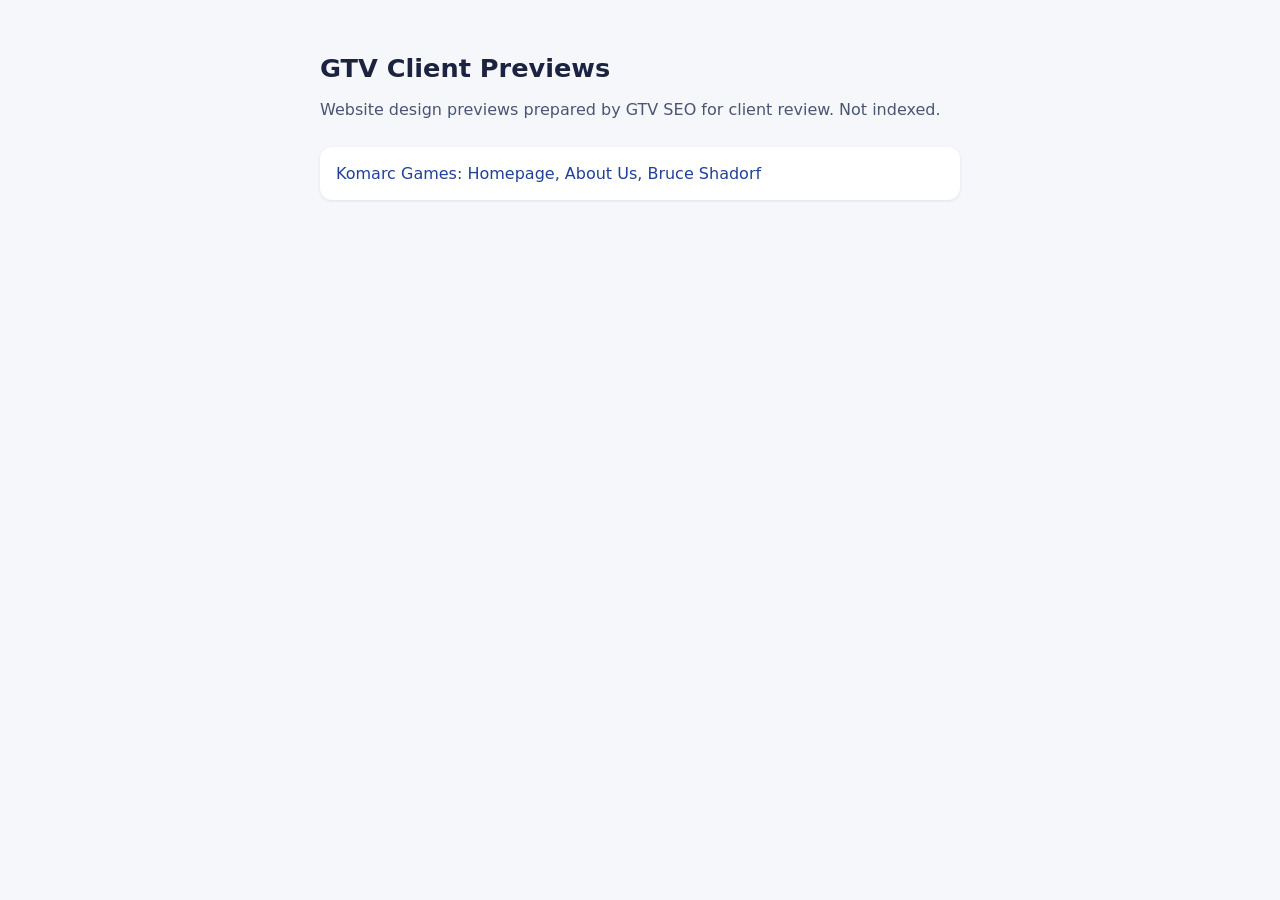
<file: index.html>
<!doctype html>
<html lang="en">
<head>
<meta charset="utf-8">
<meta name="viewport" content="width=device-width, initial-scale=1">
<meta name="robots" content="noindex, nofollow">
<title>GTV Client Previews</title>
<style>body{margin:0;font:16px/1.6 system-ui,sans-serif;background:#f6f7fb;color:#1b2340}main{max-width:640px;margin:0 auto;padding:48px 16px}h1{font-size:1.6rem;margin:0 0 8px}p{margin:0 0 24px;color:#4a5573}ul{list-style:none;padding:0;margin:0;display:grid;gap:10px}a{display:block;padding:14px 16px;border-radius:12px;background:#fff;color:#224099;text-decoration:none;box-shadow:0 1px 3px rgba(23,42,102,.1)}a:hover{text-decoration:underline}</style>
</head>
<body>
<main>
  <h1>GTV Client Previews</h1>
  <p>Website design previews prepared by GTV SEO for client review. Not indexed.</p>
  <ul>
    <li><a href="komarc-games/">Komarc Games: Homepage, About Us, Bruce Shadorf</a></li>
  </ul>
</main>
</body>
</html>
</file>
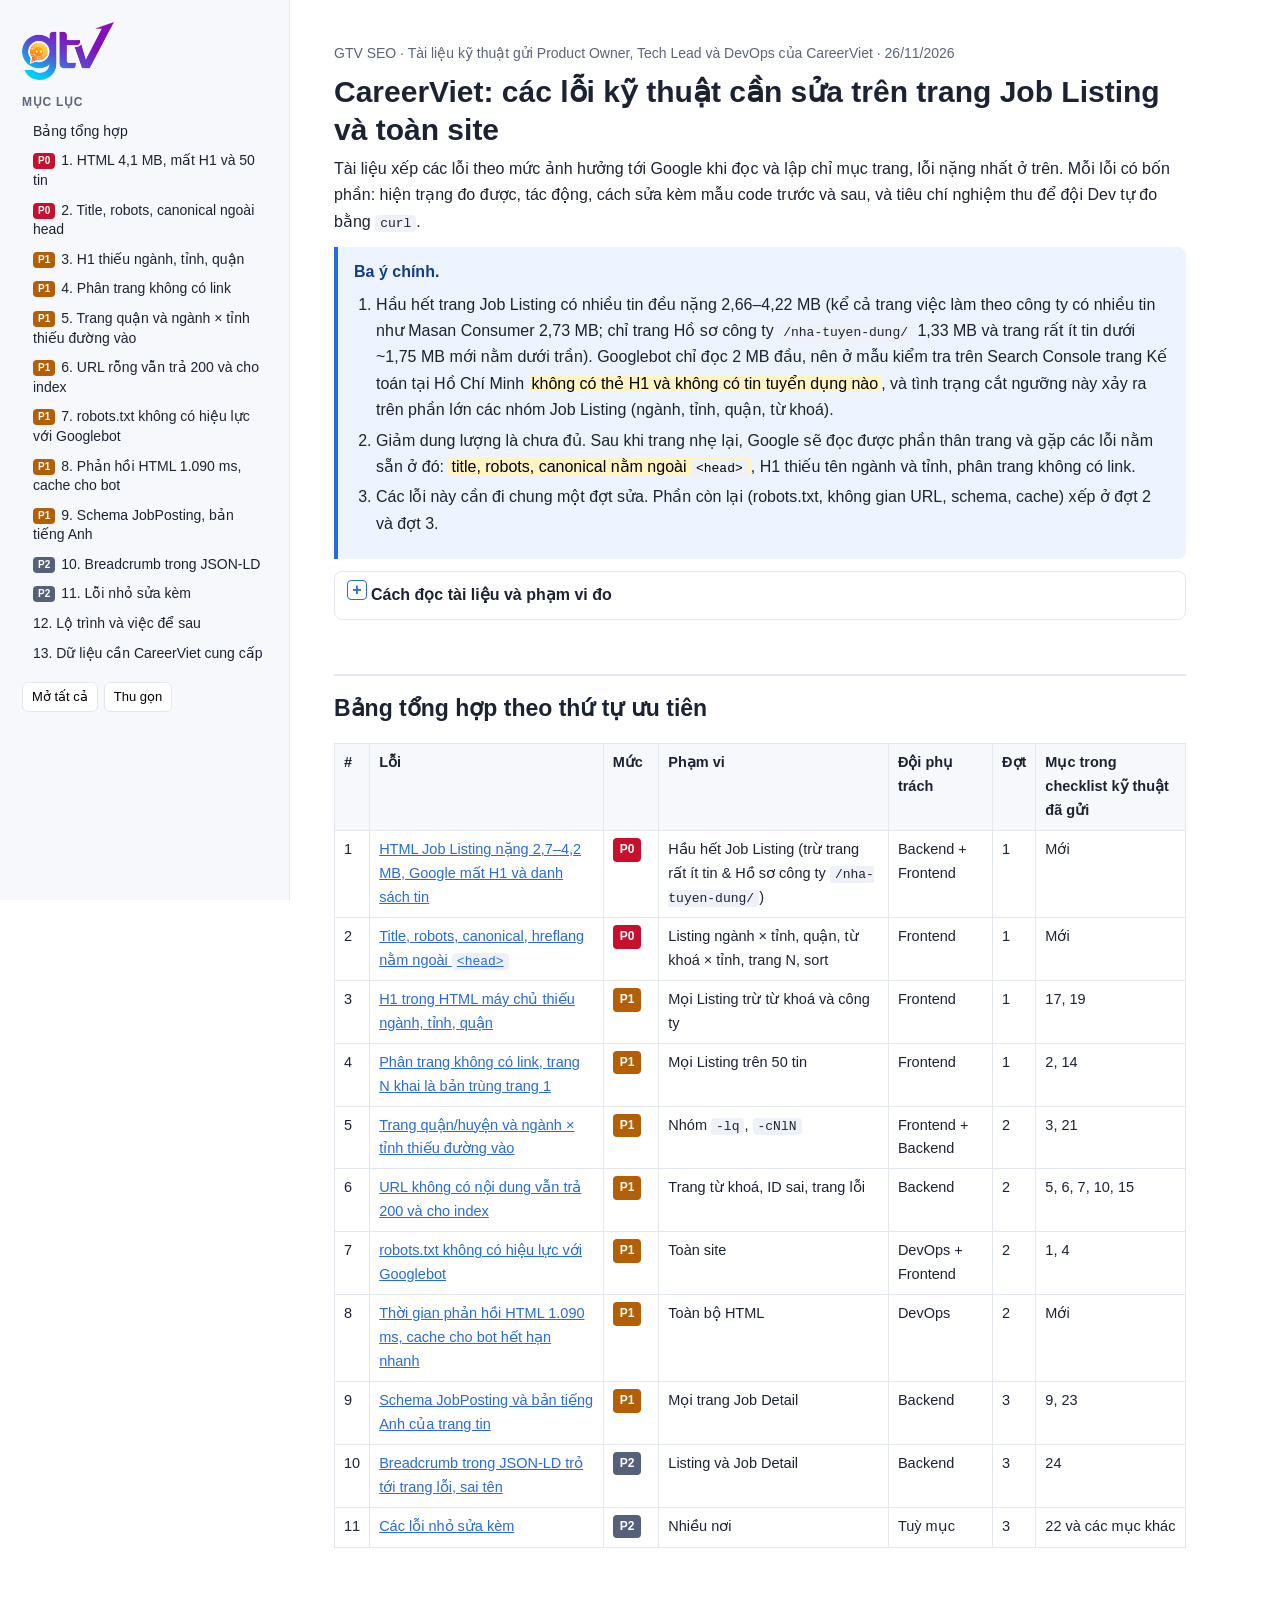
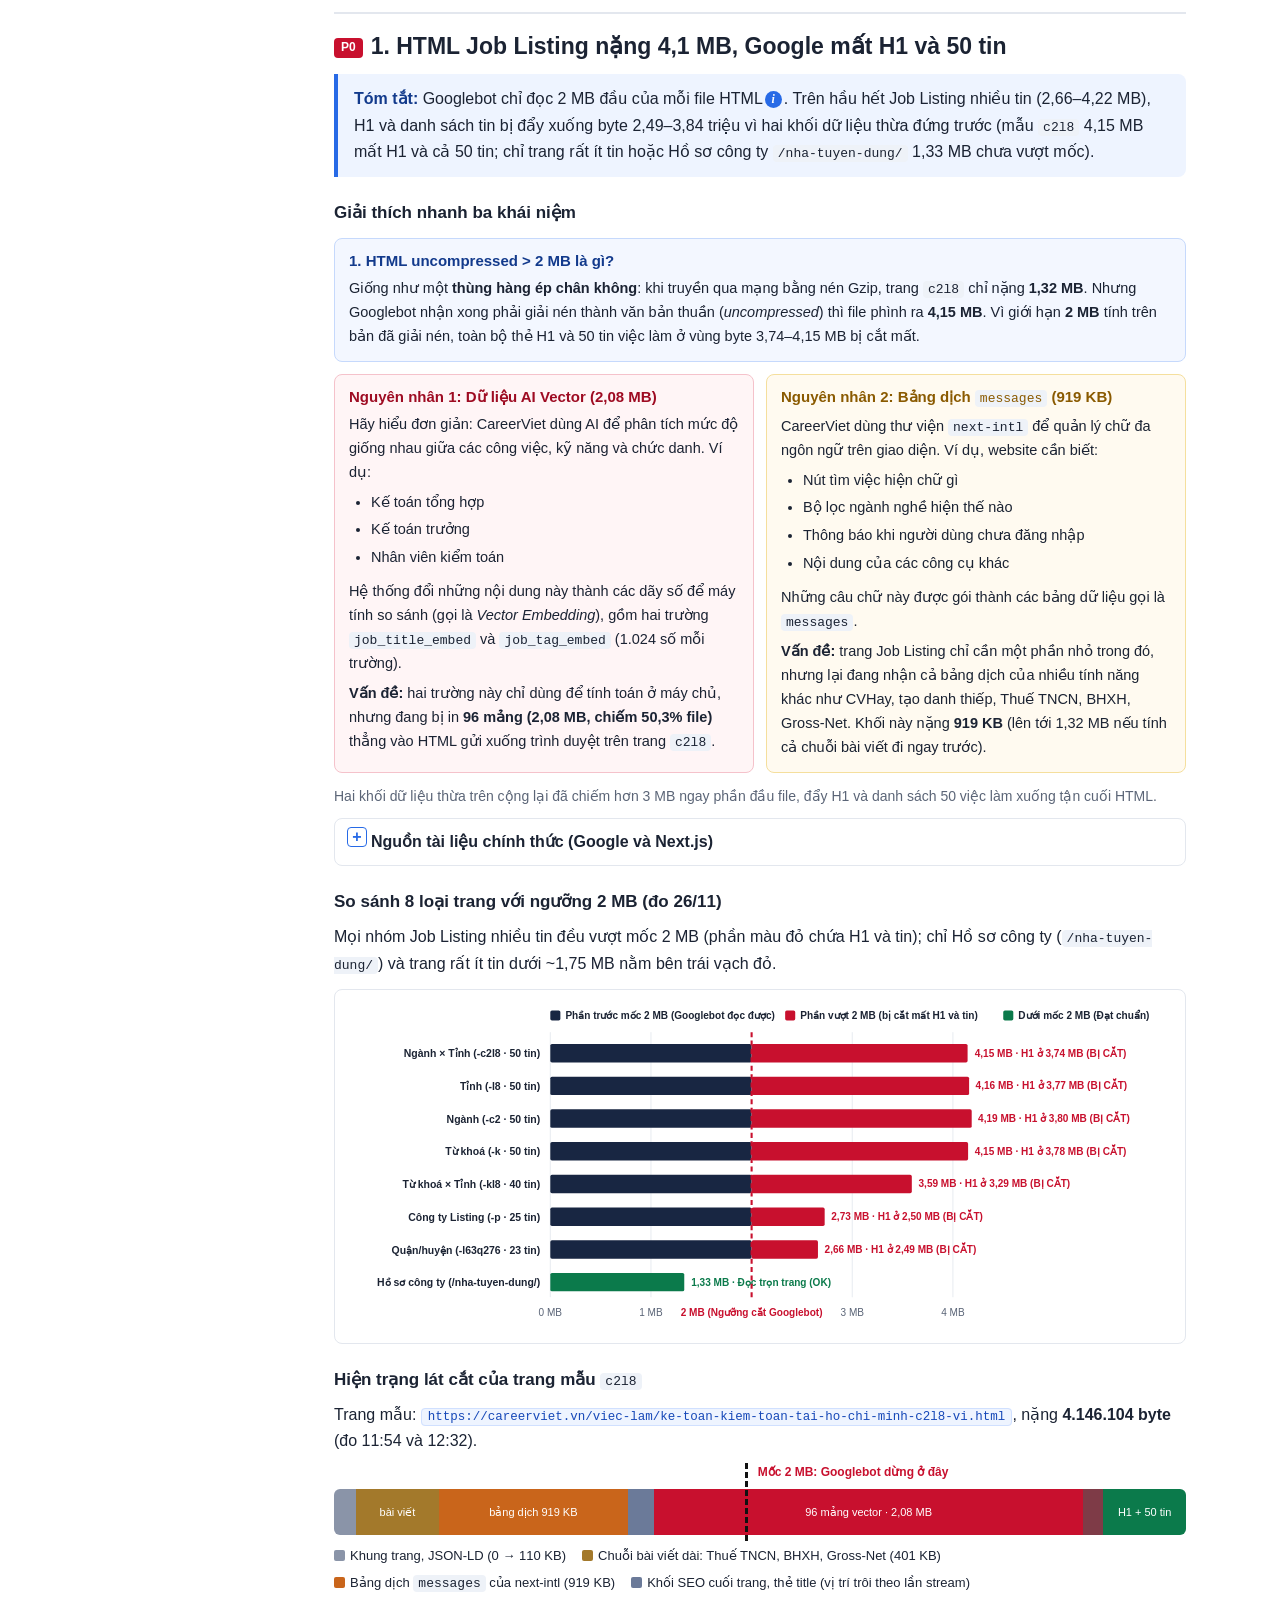
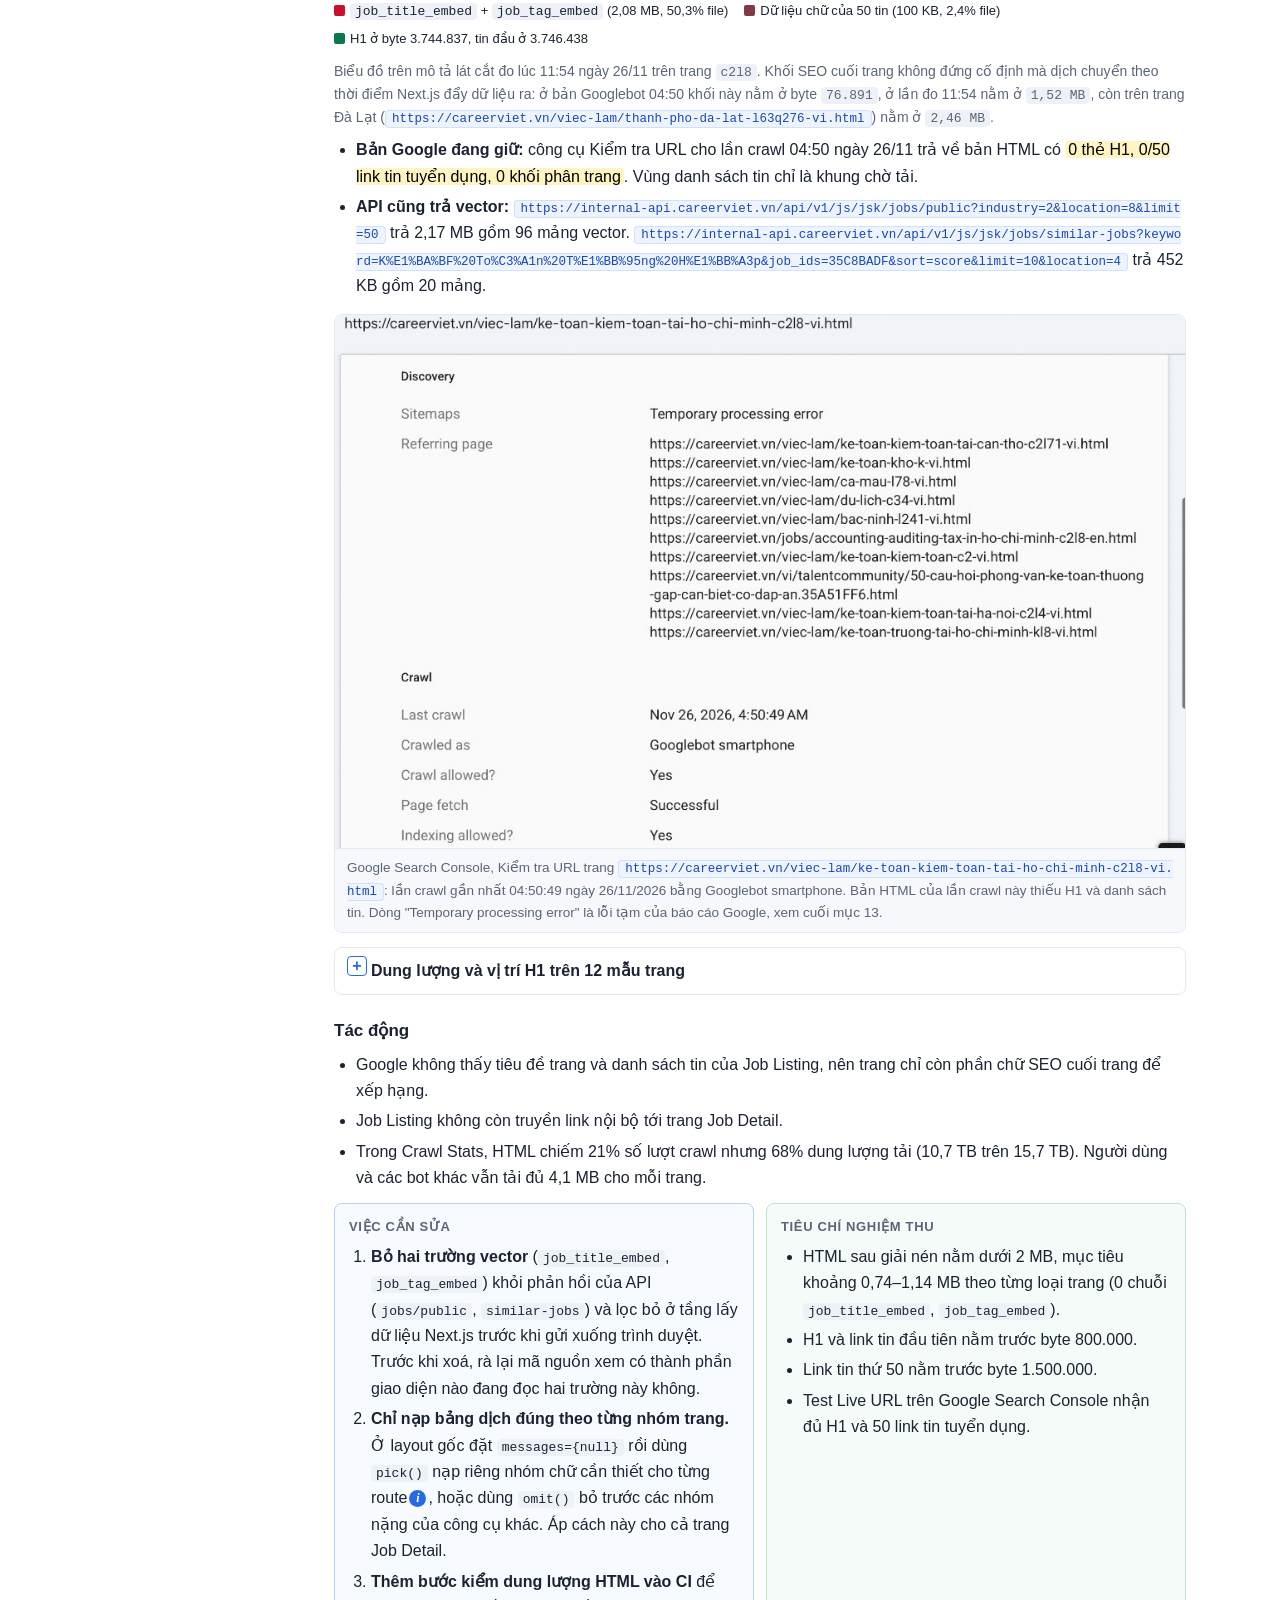
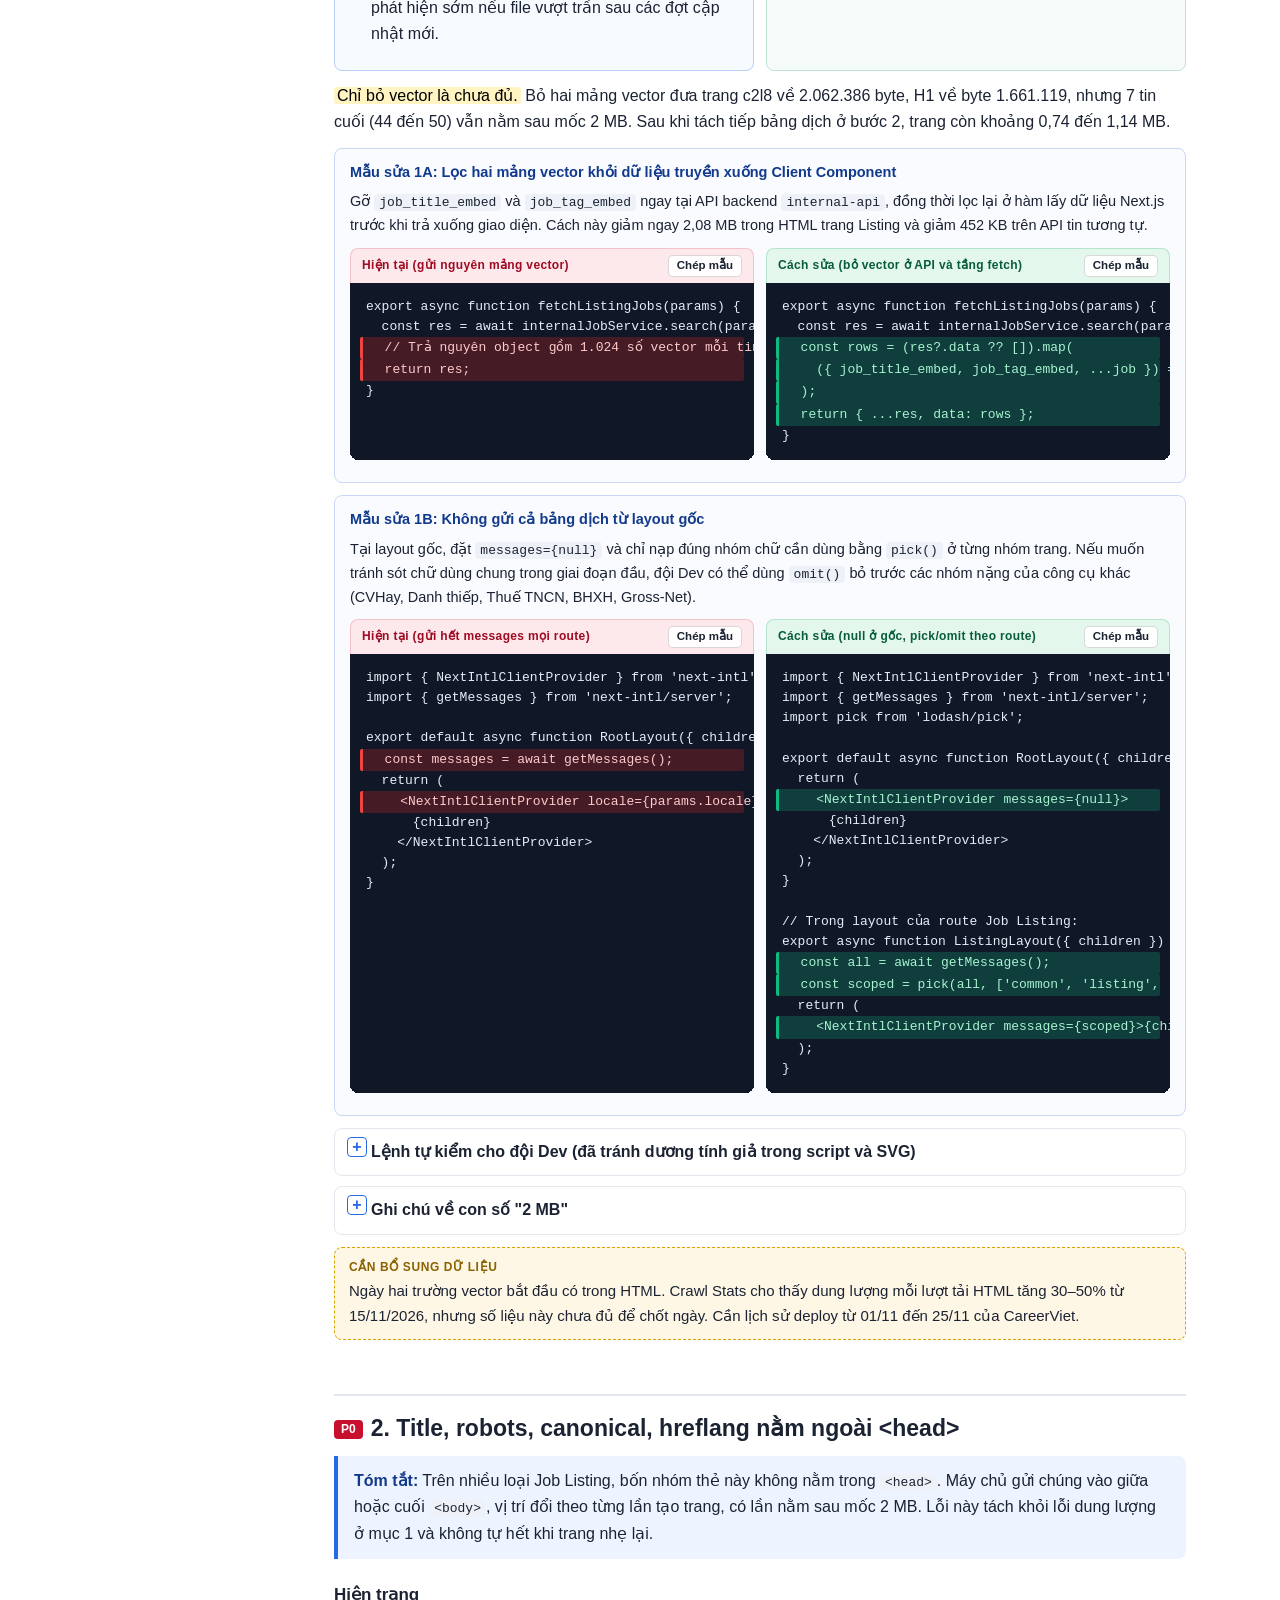
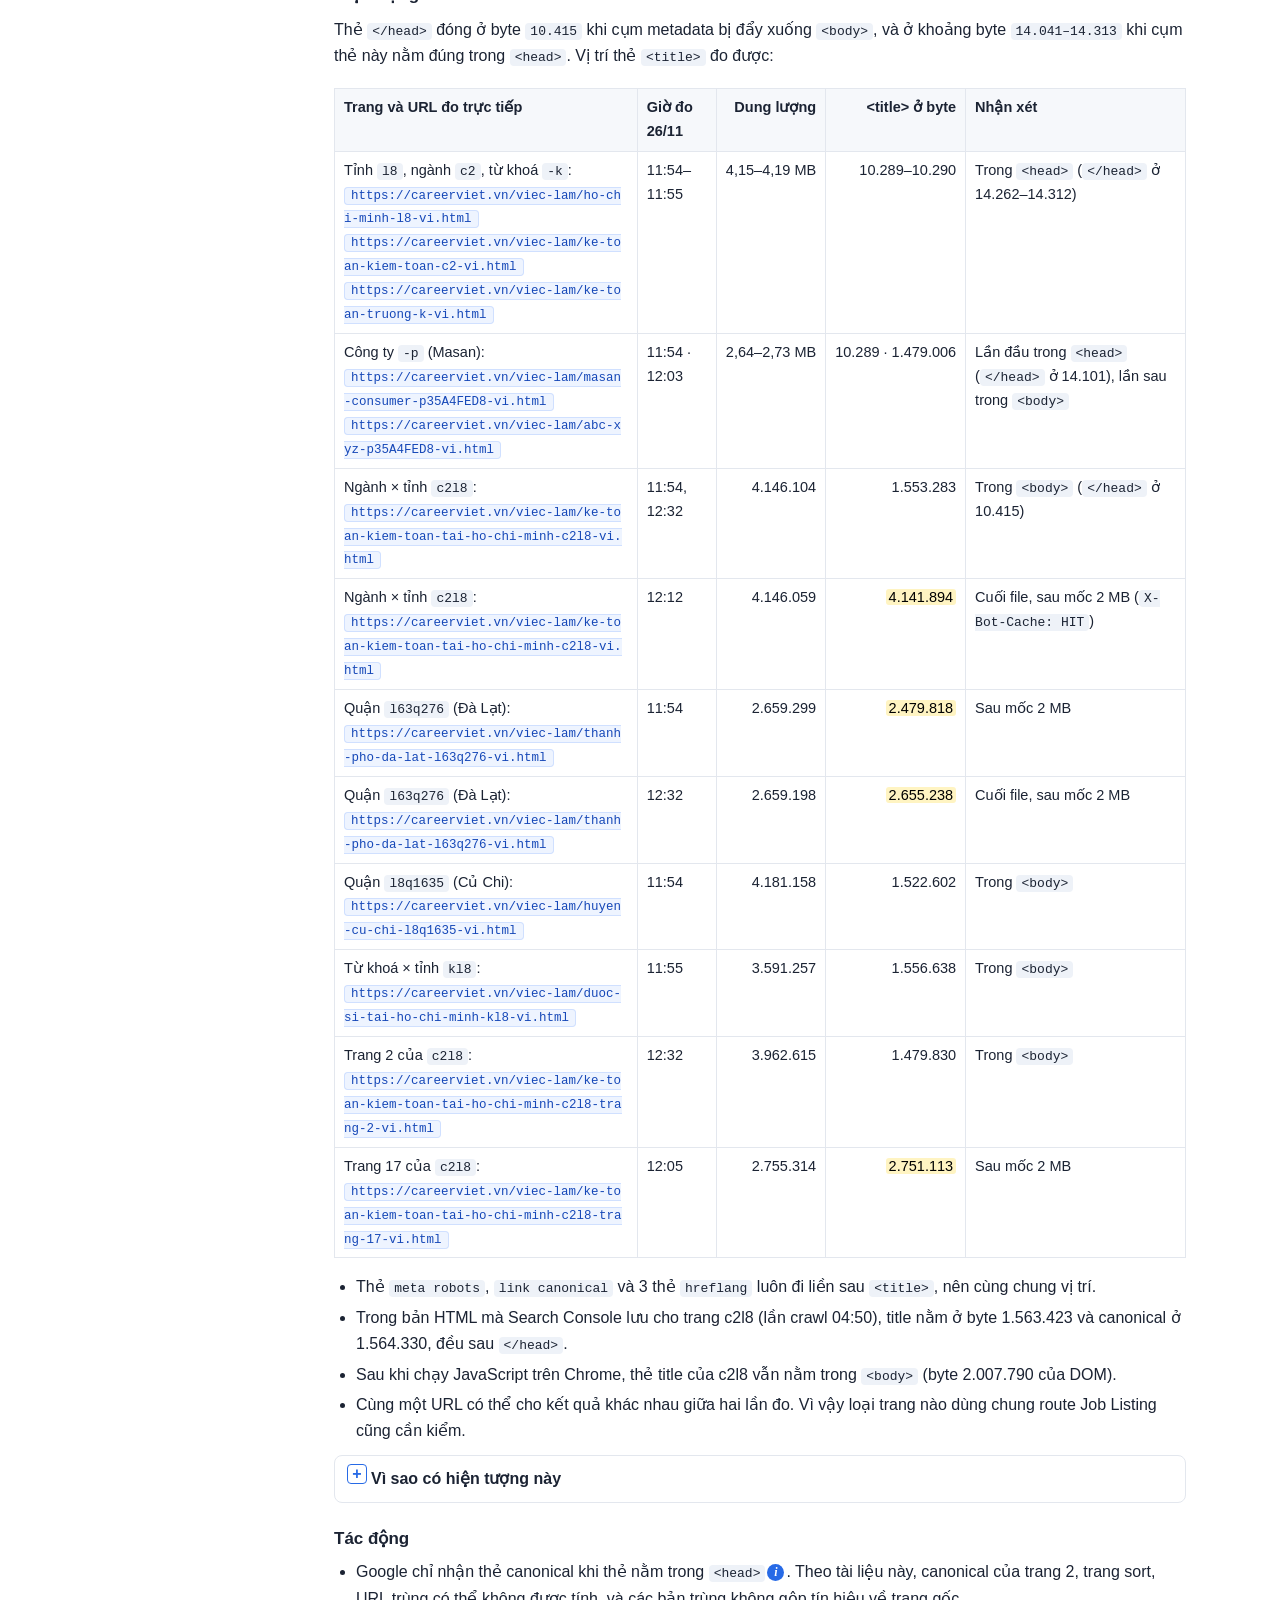
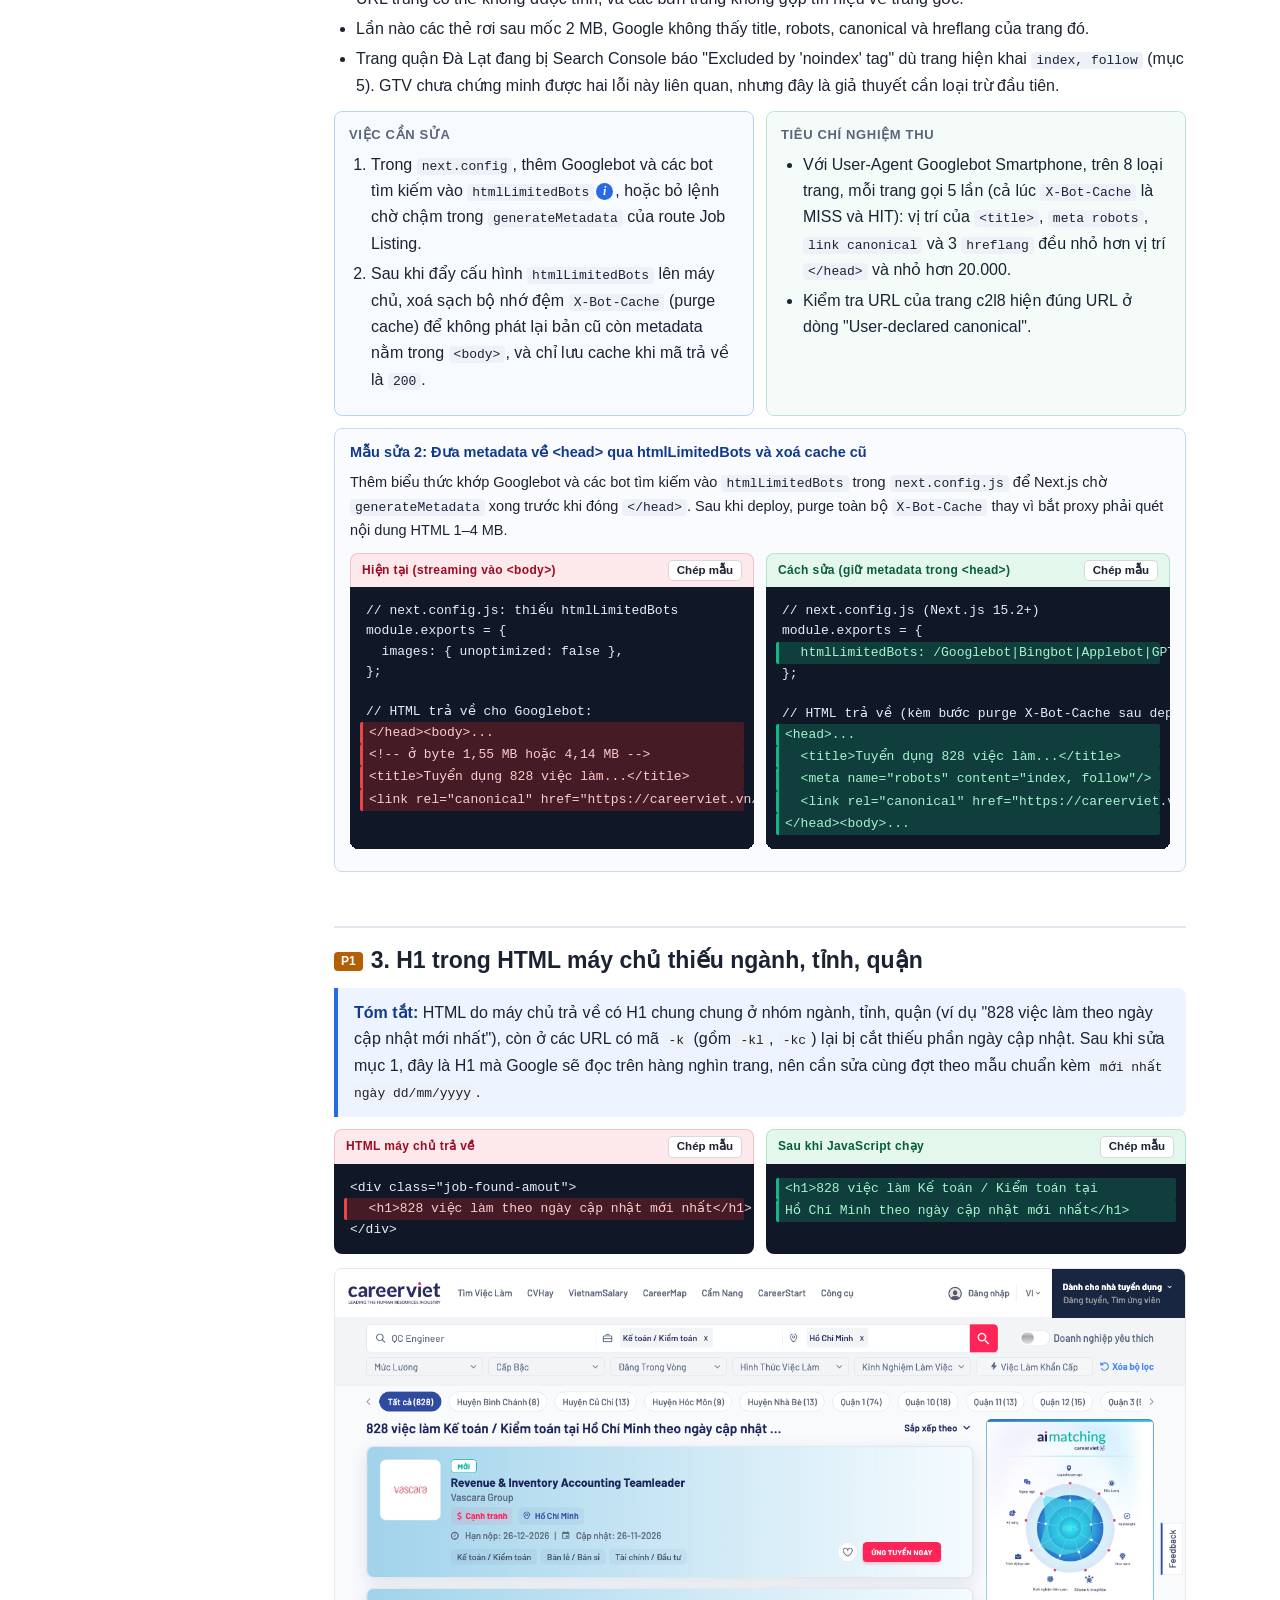
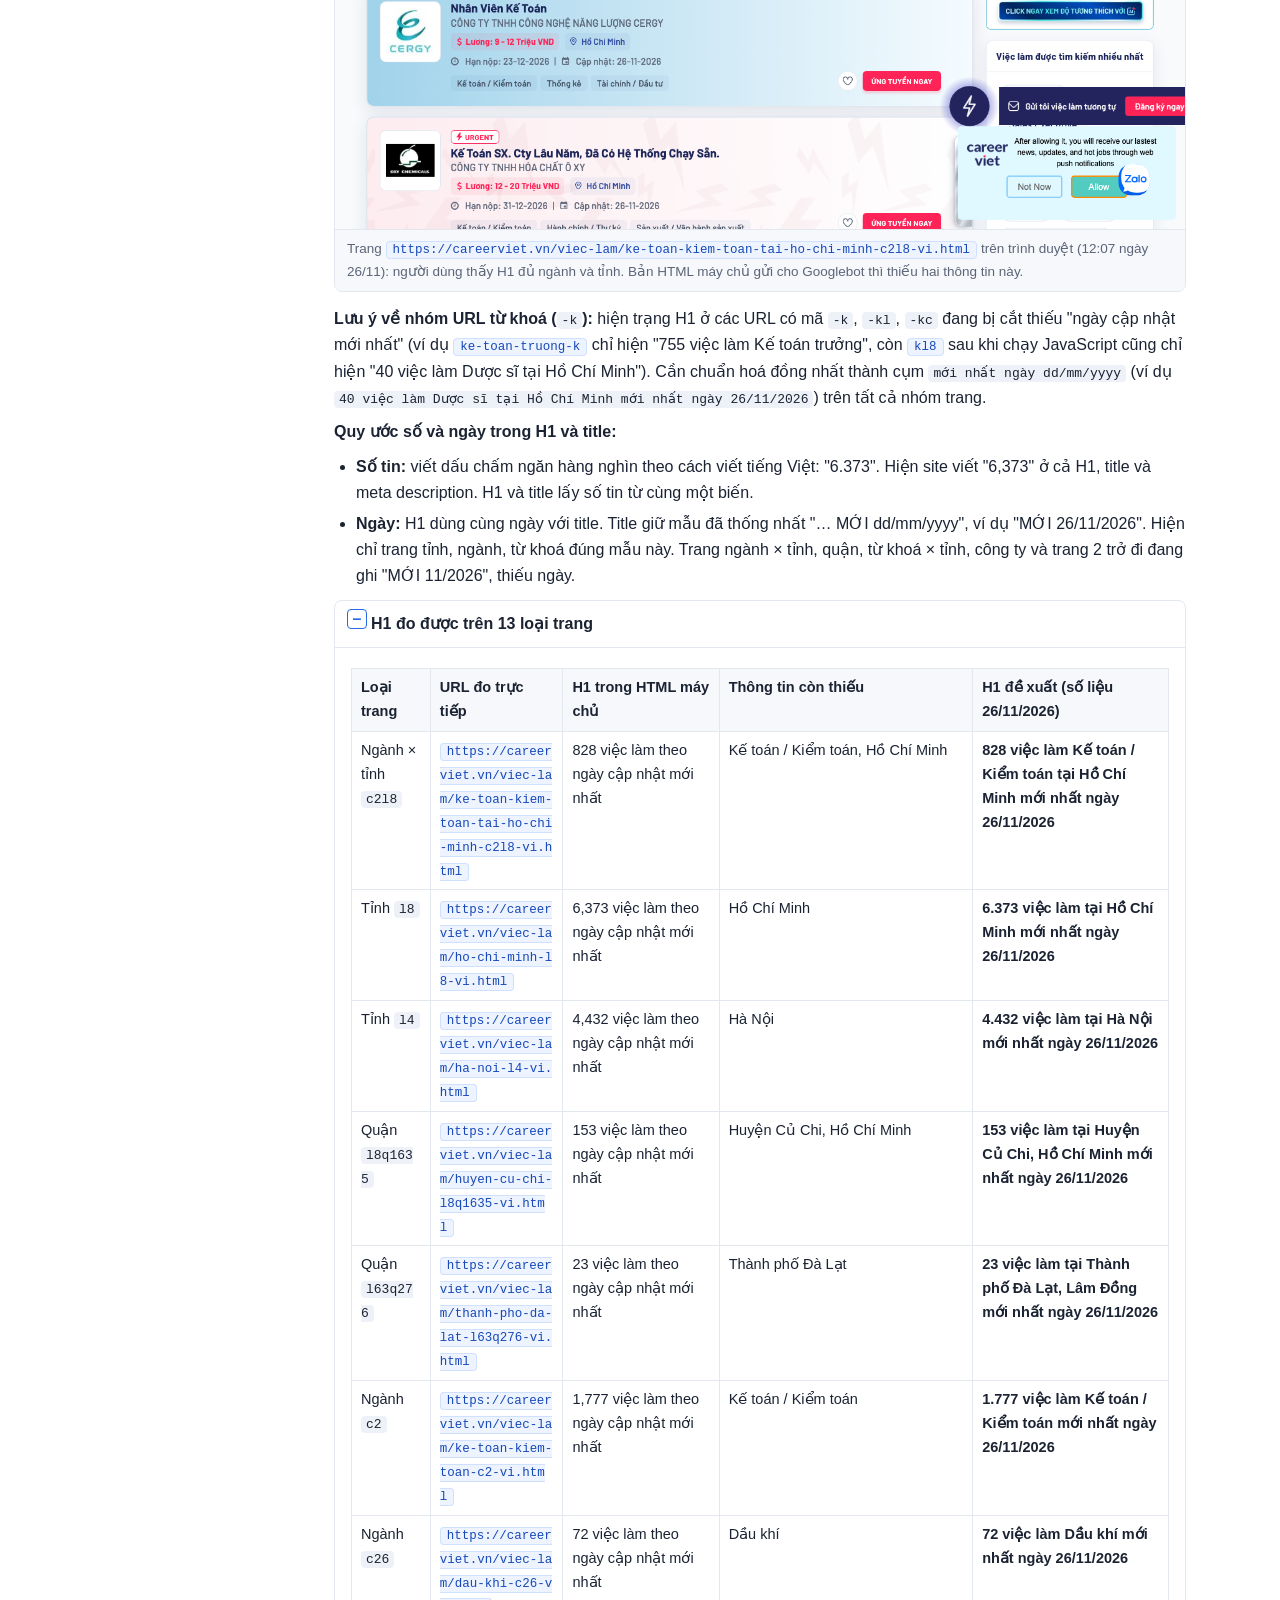
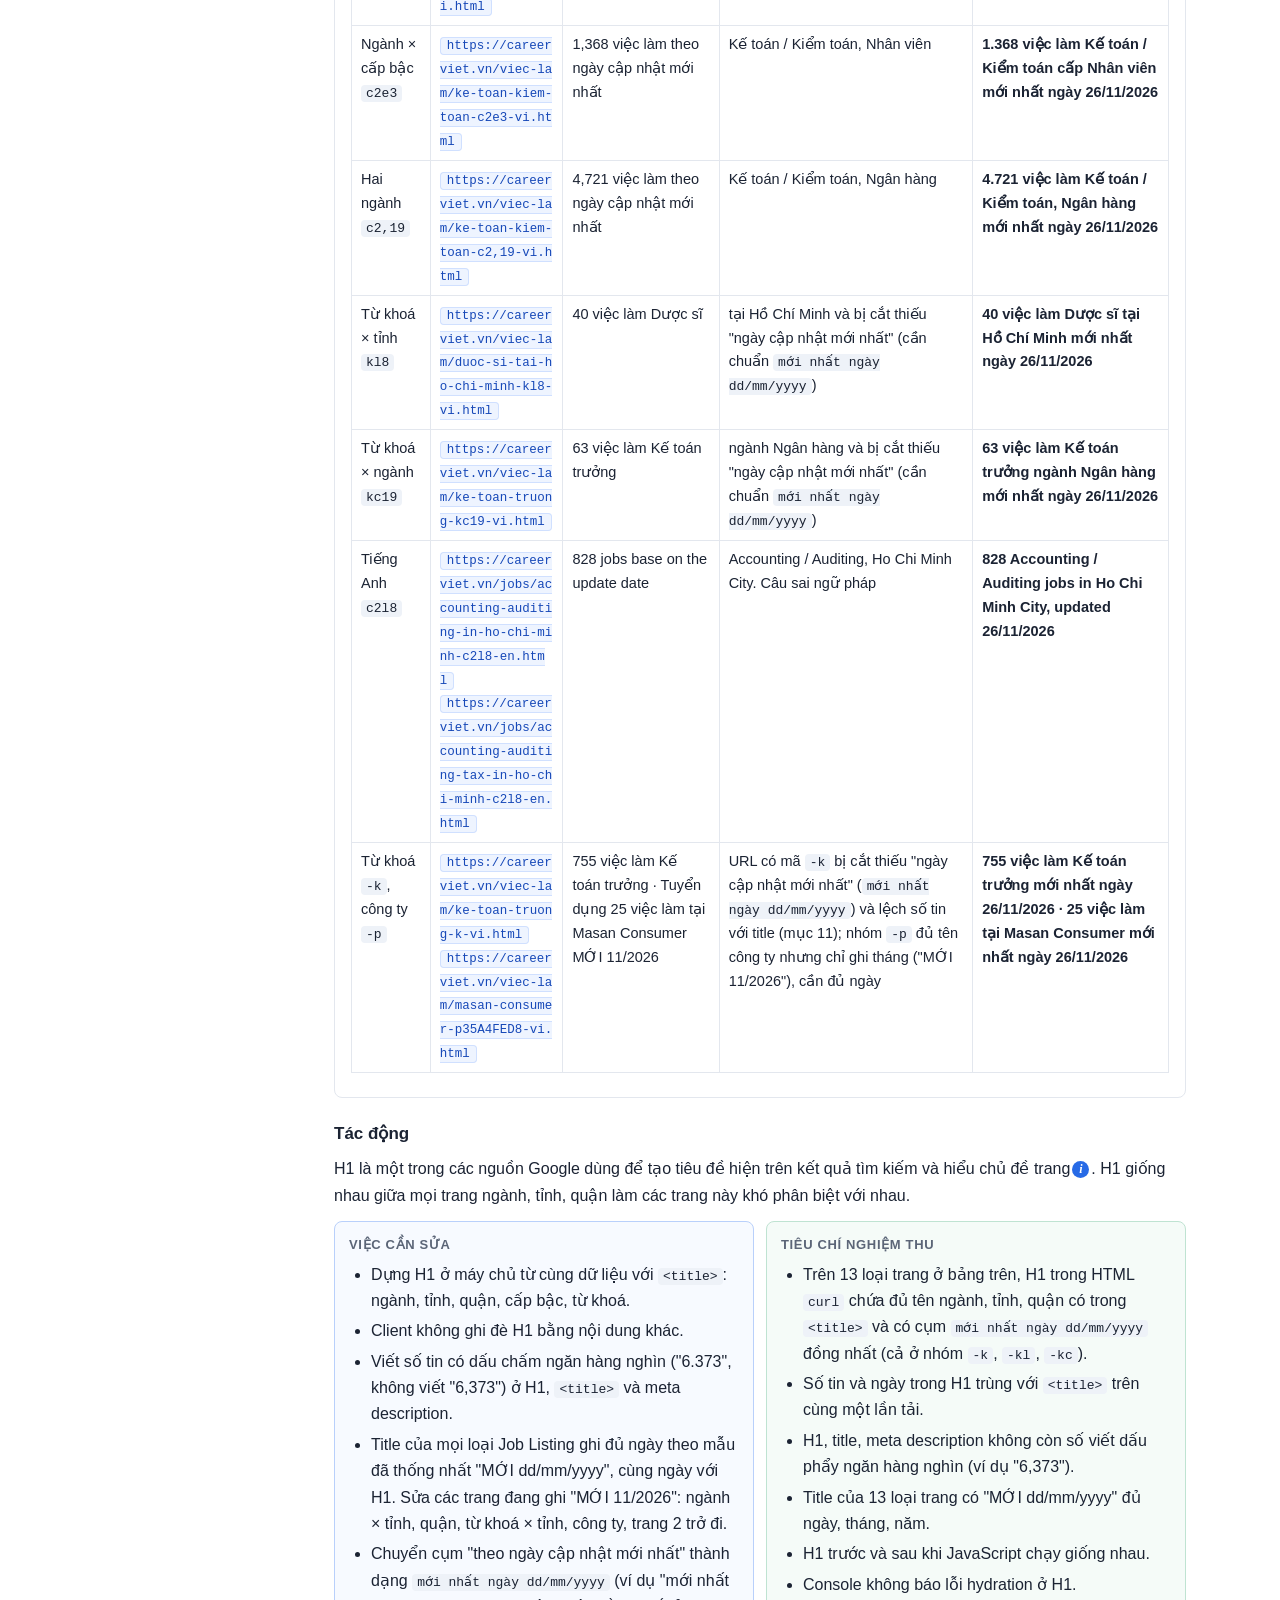
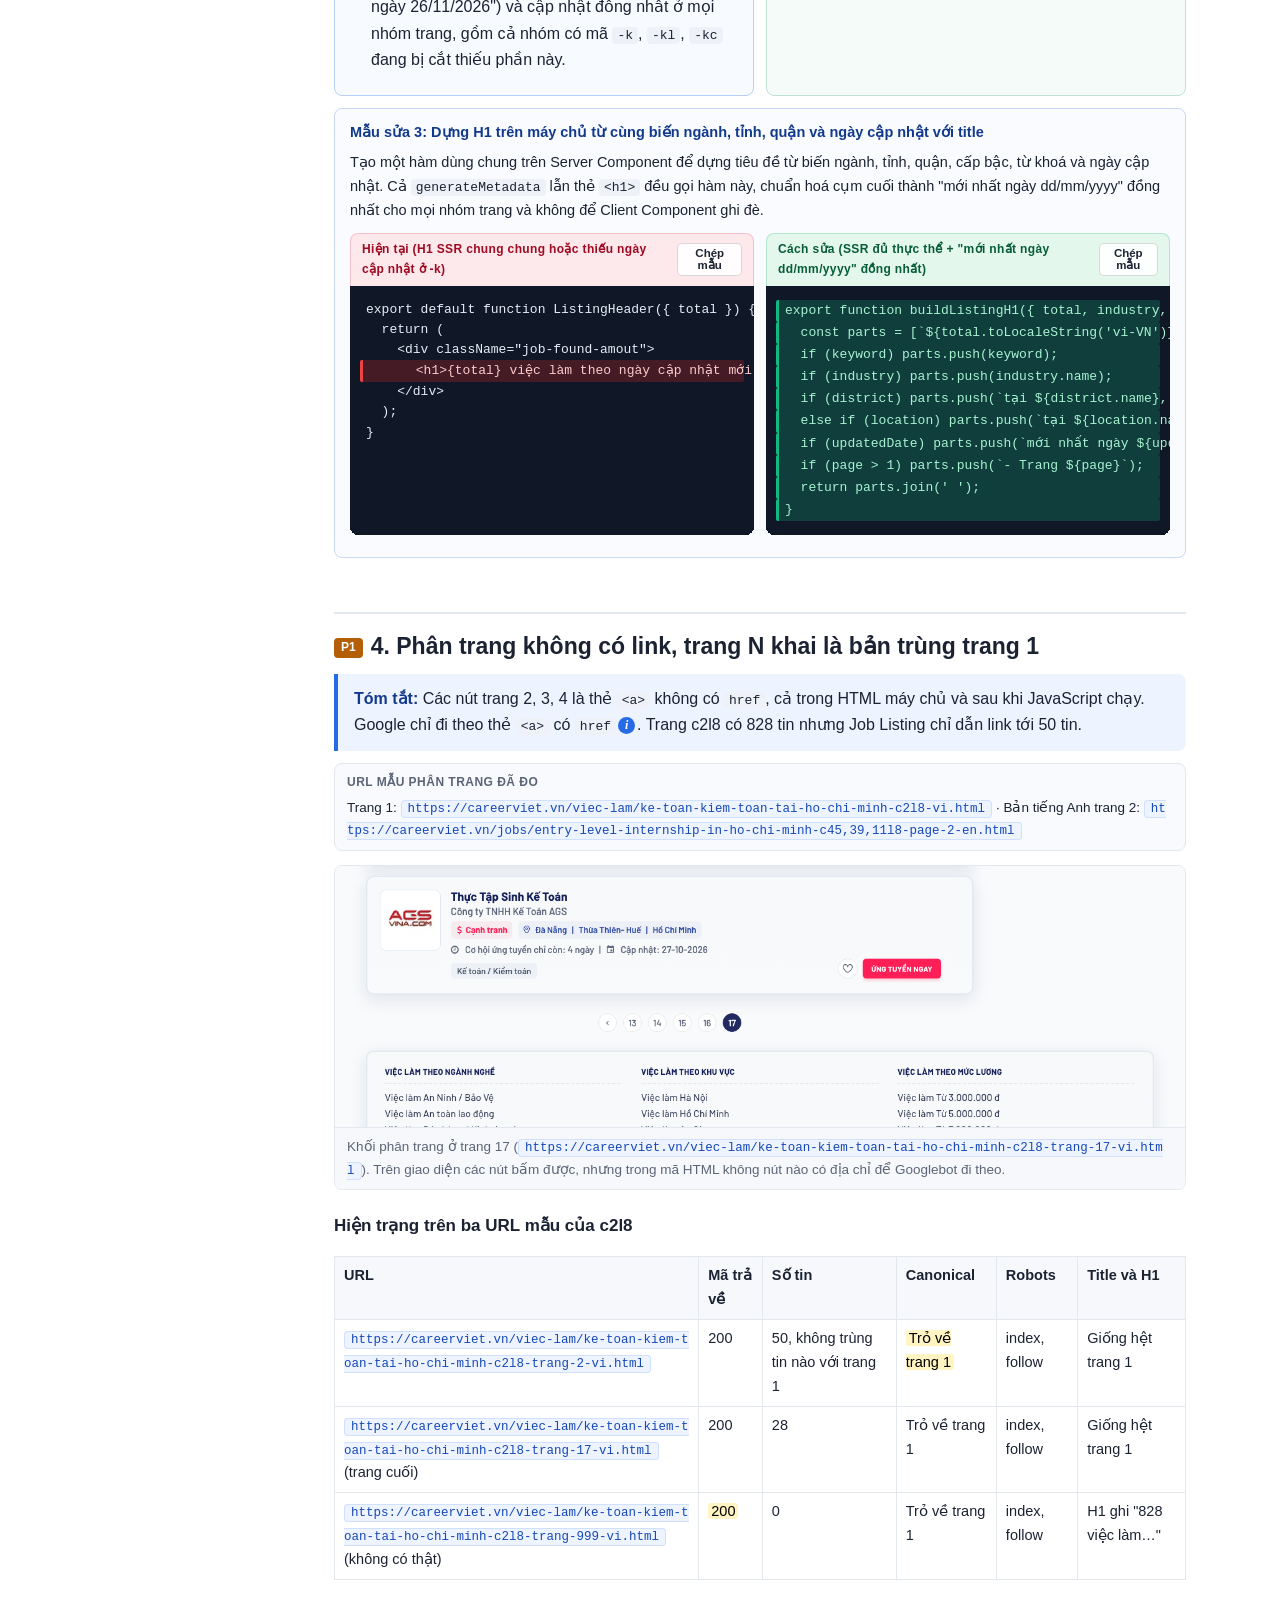
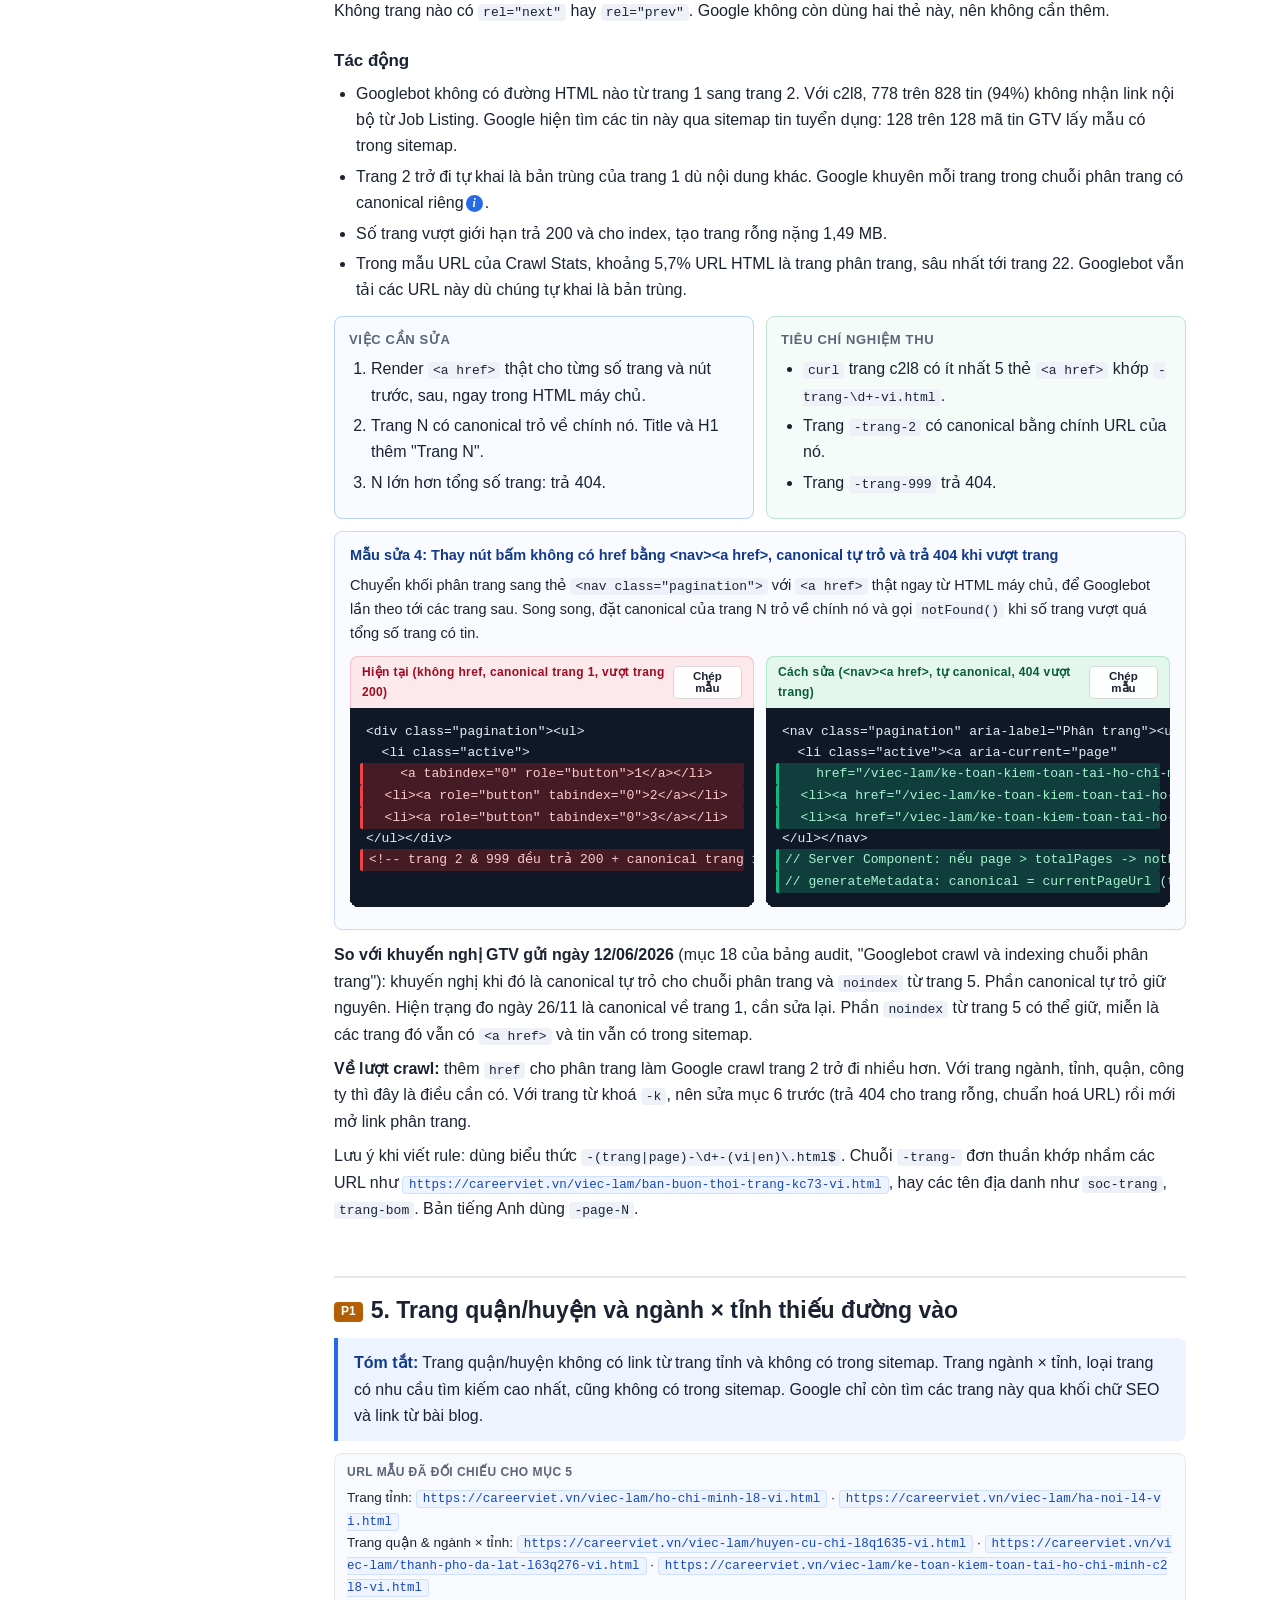
<file: careerviet-technical-issues-2026-1d89dbc4/index.html>
<!doctype html>
<html lang="vi">
<head>
<meta charset="utf-8">
<meta name="viewport" content="width=device-width, initial-scale=1">
<meta name="robots" content="noindex, nofollow">
<title>CareerViet: các lỗi kỹ thuật cần sửa trên trang Job Listing và toàn site (26/11/2026)</title>
<style>
:root{--blue:#276AE6;--ink:#1b2333;--mut:#5b6577;--line:#e3e7ee;--bg:#f6f8fb;--p0:#c8102e;--p1:#b45f06;--p2:#55607a;--hl:#fff4c2;--ok:#0b7a4b}
*{box-sizing:border-box}
html{scroll-behavior:smooth;scroll-padding-top:16px}
body{margin:0;font:16px/1.65 -apple-system,"Segoe UI",Roboto,"Helvetica Neue",Arial,sans-serif;color:var(--ink);background:#fff}
a{color:var(--blue)}
code,pre{font:13px/1.55 ui-monospace,SFMono-Regular,Menlo,Consolas,monospace}
code{background:#eef2f8;padding:1px 5px;border-radius:4px;word-break:break-word}
pre{background:#101827;color:#e6edf7;padding:14px 16px;border-radius:8px;overflow:auto;margin:10px 0}
pre code{background:none;padding:0;color:inherit}
.wrap{display:grid;grid-template-columns:290px minmax(0,1fr);max-width:1280px;margin:0 auto}
nav#toc{position:sticky;top:0;align-self:start;height:100vh;overflow:auto;padding:22px 16px 40px 22px;border-right:1px solid var(--line);background:var(--bg);font-size:14px;line-height:1.4}
nav#toc img{width:92px;display:block;margin-bottom:14px}
nav#toc .tt{font-weight:700;font-size:12px;letter-spacing:.06em;text-transform:uppercase;color:var(--mut);margin:14px 0 6px}
nav#toc a{display:block;padding:5px 8px;border-radius:6px;color:var(--ink);text-decoration:none;border-left:3px solid transparent}
nav#toc a:hover{background:#e9eef7}
nav#toc a.on{background:#e3ecfd;border-left-color:var(--blue);font-weight:600}
nav#toc a .tag{font-size:10px;padding:1px 5px;margin-right:6px;vertical-align:1px}
nav#toc .ctl{display:flex;gap:6px;margin-top:14px}
button.b{font:inherit;font-size:13px;border:1px solid var(--line);background:#fff;border-radius:6px;padding:5px 9px;cursor:pointer}
button.b:hover{border-color:var(--blue);color:var(--blue)}
main{padding:34px 44px 90px;max-width:940px;min-width:0}
h1{font-size:30px;line-height:1.25;margin:0 0 8px}
h2{font-size:23px;line-height:1.3;margin:54px 0 10px;padding-top:18px;border-top:2px solid var(--line)}
h3{font-size:17px;margin:22px 0 6px}
p{margin:8px 0}
ul,ol{margin:6px 0 10px;padding-left:22px}
li{margin:4px 0}
.meta{color:var(--mut);font-size:14px}
.tag{display:inline-block;font-size:12px;font-weight:700;color:#fff;border-radius:4px;padding:2px 7px;vertical-align:3px;margin-right:8px}
.p0{background:var(--p0)}.p1{background:var(--p1)}.p2{background:var(--p2)}
mark{background:var(--hl);padding:0 3px;border-radius:3px}
.lead{background:#eef4ff;border-left:4px solid var(--blue);padding:12px 16px;border-radius:0 8px 8px 0;margin:12px 0}
.lead b{color:#123a8c}
.need{background:#fff7e6;border:1px dashed #d9a300;border-radius:8px;padding:10px 14px;margin:12px 0;font-size:15px}
.need::before{content:"Cần bổ sung dữ liệu";display:block;font-weight:700;font-size:12px;letter-spacing:.05em;text-transform:uppercase;color:#8a6200;margin-bottom:2px}
.grid{display:grid;grid-template-columns:1fr 1fr;gap:12px;margin:12px 0}
.box{border:1px solid var(--line);border-radius:8px;padding:12px 14px;background:#fff}
.box h4{margin:0 0 4px;font-size:13px;letter-spacing:.05em;text-transform:uppercase;color:var(--mut)}
.box.fix{border-color:#b9d0fb;background:#f7faff}
.box.dod{border-color:#bfe3d2;background:#f5fbf8}
table{border-collapse:collapse;width:100%;margin:10px 0;font-size:14.5px}
th,td{border:1px solid var(--line);padding:7px 9px;text-align:left;vertical-align:top}
th{background:var(--bg);font-weight:600}
td.n,th.n{text-align:right;white-space:nowrap}
.tw{overflow-x:auto}
details{border:1px solid var(--line);border-radius:8px;margin:10px 0;background:#fff}
details>summary{cursor:pointer;padding:10px 14px;font-weight:600;list-style:none;position:relative;padding-left:36px}
details>summary::-webkit-details-marker{display:none}
details>summary::before{content:"+";position:absolute;left:12px;top:8px;width:18px;height:18px;line-height:17px;text-align:center;border:1px solid var(--blue);color:var(--blue);border-radius:4px;font-weight:700}
details[open]>summary::before{content:"–"}
details[open]>summary{border-bottom:1px solid var(--line)}
details>.in{padding:10px 16px 14px}
figure{margin:14px 0;border:1px solid var(--line);border-radius:8px;overflow:hidden;background:#fff}
figure img{display:block;width:100%;height:auto;cursor:zoom-in}
figcaption{font-size:13.5px;color:var(--mut);padding:8px 12px;border-top:1px solid var(--line);background:var(--bg)}
.i{display:inline-block;position:relative;width:17px;height:17px;line-height:16px;text-align:center;border-radius:50%;background:var(--blue);color:#fff;font:italic 700 12px/16px Georgia,serif;cursor:help;margin:0 2px;vertical-align:1px}
.i .tip{display:none;position:absolute;z-index:20;left:50%;transform:translateX(-50%);top:24px;width:330px;max-width:80vw;background:#101827;color:#f2f5fa;font:400 13.5px/1.5 -apple-system,"Segoe UI",Roboto,Arial,sans-serif;text-align:left;padding:10px 12px;border-radius:8px;box-shadow:0 6px 24px rgba(0,0,0,.25)}
.i .tip a{color:#9cc2ff}
.i:hover .tip,.i:focus .tip,.i.open .tip{display:block}
.bar{display:flex;height:46px;border-radius:6px;overflow:hidden;font-size:11px;color:#fff}
.bar div{display:flex;align-items:center;justify-content:center;white-space:nowrap;overflow:hidden}
.barwrap{position:relative;margin:8px 0 4px;padding-top:26px}
.cut{position:absolute;z-index:2;left:48.2%;top:0;bottom:-6px;border-left:3px dashed #111}
.cut span{position:absolute;top:0;left:6px;font-size:12px;font-weight:700;color:var(--p0);white-space:nowrap;background:#fff;padding:0 4px}
.lg{display:flex;flex-wrap:wrap;gap:6px 16px;font-size:13px;margin:10px 0}
.lg i{display:inline-block;width:11px;height:11px;border-radius:2px;margin-right:5px;vertical-align:-1px}
.s1{background:#8a94a8}.s2{background:#a3792b}.s3{background:#c9651b}.s4{background:#6b7a99}.s5{background:#c8102e}.s6{background:#0b7a4b}.s7{background:#7e3b47}
a.u{font:12.5px/1.45 ui-monospace,SFMono-Regular,Menlo,Consolas,monospace;background:#eef4ff;border:1px solid #d0e0ff;padding:1px 6px;border-radius:4px;text-decoration:none;word-break:break-all;color:#1648b8}
a.u:hover{background:#dce8ff;text-decoration:underline}
.urls{background:#f8fafd;border:1px solid var(--line);border-radius:8px;padding:9px 12px;margin:8px 0;font-size:13.5px}
.urls b{font-size:12px;text-transform:uppercase;letter-spacing:.04em;color:var(--mut);display:block;margin-bottom:4px}
.sol{border:1px solid #c9d8f4;border-radius:8px;background:#f9fbff;padding:12px 15px;margin:12px 0}
.sol-t{font-weight:700;font-size:14.5px;color:#123a8c;margin:0 0 6px}
.sol p{margin:4px 0 10px;font-size:14.5px}
.ba{display:grid;grid-template-columns:1fr 1fr;gap:12px;margin:10px 0}
.ba>div{min-width:0;display:flex;flex-direction:column}
.ba .l{font-size:12px;font-weight:700;letter-spacing:.05em;text-transform:uppercase;margin-bottom:-4px}
.ba .bad{color:var(--p0)}.ba .good{color:var(--ok)}
.code-hd{display:flex;align-items:center;justify-content:space-between;gap:8px;padding:6px 11px;border-radius:8px 8px 0 0;font-size:12px;font-weight:700;letter-spacing:.03em}
.code-hd.bad{background:#fde8ec;color:#9e0b22;border:1px solid #f5c2cb;border-bottom:0}
.code-hd.good{background:#e3f7ed;color:#085d38;border:1px solid #b5e6cd;border-bottom:0}
.code-hd+pre{margin:0;border-radius:0 0 8px 8px;flex:1}
button.cp{font:600 11.5px/1 -apple-system,"Segoe UI",Roboto,sans-serif;background:rgba(255,255,255,.9);color:#1b2333;border:1px solid rgba(0,0,0,.15);border-radius:5px;padding:4px 8px;cursor:pointer}
button.cp:hover{background:#fff;border-color:var(--blue);color:var(--blue)}
.dl-r{display:block;background:rgba(220,38,38,.26);color:#fecaca;border-left:3px solid #ef4444;padding:1px 6px;margin:0 -6px;border-radius:2px}
.dl-g{display:block;background:rgba(16,185,129,.24);color:#a7f3d0;border-left:3px solid #10b981;padding:1px 6px;margin:0 -6px;border-radius:2px}
#lb{position:fixed;inset:0;background:rgba(10,14,22,.9);display:none;align-items:center;justify-content:center;z-index:50;cursor:zoom-out;padding:20px}
#lb img{max-width:100%;max-height:100%;border-radius:6px}
.foot{margin-top:60px;padding-top:16px;border-top:1px solid var(--line);font-size:13.5px;color:var(--mut)}
.g3{display:grid;grid-template-columns:repeat(3,minmax(0,1fr));gap:12px;margin:12px 0}
.exp{border:1px solid var(--line);border-radius:8px;padding:12px 14px;background:#fff;font-size:14.5px}
.exp h4{margin:0 0 6px;font-size:15px;line-height:1.35;color:var(--ink)}
.exp p{margin:6px 0 0}
.exp.b{background:#f3f7ff;border-color:#c6d9fc}.exp.b h4{color:#123a8c}
.exp.r{background:#fff5f6;border-color:#f5c2cb}.exp.r h4{color:#9e0b22}
.exp.y{background:#fffaf0;border-color:#f5df9d}.exp.y h4{color:#8a5a00}
.svgbox{border:1px solid var(--line);border-radius:8px;padding:12px 14px;background:#fff;margin:12px 0;overflow-x:auto}
.svgbox svg{display:block;width:100%;min-width:680px;height:auto}
.fig2{display:grid;grid-template-columns:1fr 1fr;gap:12px;margin:12px 0;align-items:start}
.fig2 figure{margin:0}
.cmp{display:grid;grid-template-columns:1fr 1fr;gap:12px;margin:12px 0}
.cmp .box{margin:0;font-size:14px}
.cmp .box.bad{border-color:#f5c2cb;background:#fff8f9}
.cmp .box.bad h4{color:#9e0b22}
.cmp .box.good{border-color:#bfe3d2;background:#f5fbf8}
.cmp .box.good h4{color:#085d38}
.pill-row{display:flex;flex-wrap:wrap;gap:6px;margin:8px 0 0}
.pill{display:inline-block;font:600 12px/1.4 ui-monospace,SFMono-Regular,Menlo,Consolas,monospace;padding:3px 8px;border-radius:5px;border:1px solid var(--line);background:var(--bg);color:var(--ink)}
.pill.ok{background:#e3f7ed;border-color:#b5e6cd;color:#085d38}
.pill.warn{background:#fde8ec;border-color:#f5c2cb;color:#9e0b22}
@media(max-width:920px){.wrap{display:block;max-width:100vw}nav#toc{position:static;height:auto;border-right:0;border-bottom:1px solid var(--line)}main{padding:22px 18px 70px;width:100%;max-width:100vw}.grid,.ba,.g3,.fig2,.cmp{grid-template-columns:1fr}.grid>div,.box,.ba>div,.exp,.fig2>figure,pre,.tw,.barwrap,.svgbox{max-width:100%;min-width:0}.cut span{right:0;left:auto;white-space:normal;text-align:right;font-size:11px;max-width:180px}}
@media print{nav#toc,#lb,.ctl,.cp{display:none}.wrap{display:block}main{max-width:none;padding:0}details{border:0}details>.in{display:block}h2{break-after:avoid}figure{break-inside:avoid}}
</style>
</head>
<body>
<div class="wrap">
<nav id="toc" aria-label="Mục lục">
  <img src="assets/client-v1/gtv-logo.png" alt="GTV SEO">
  <div class="tt">Mục lục</div>
  <div id="tocl"></div>
  <div class="ctl"><button class="b" id="oa">Mở tất cả</button><button class="b" id="ca">Thu gọn</button></div>
</nav>

<main>
<p class="meta">GTV SEO · Tài liệu kỹ thuật gửi Product Owner, Tech Lead và DevOps của CareerViet · 26/11/2026</p>
<h1>CareerViet: các lỗi kỹ thuật cần sửa trên trang Job Listing và toàn site</h1>
<p>Tài liệu xếp các lỗi theo mức ảnh hưởng tới Google khi đọc và lập chỉ mục trang, lỗi nặng nhất ở trên. Mỗi lỗi có bốn phần: hiện trạng đo được, tác động, cách sửa kèm mẫu code trước và sau, và tiêu chí nghiệm thu để đội Dev tự đo bằng <code>curl</code>.</p>

<div class="lead"><b>Ba ý chính.</b>
<ol>
<li>Hầu hết trang Job Listing có nhiều tin đều nặng 2,66–4,22 MB (kể cả trang việc làm theo công ty có nhiều tin như Masan Consumer 2,73 MB; chỉ trang Hồ sơ công ty <code>/nha-tuyen-dung/</code> 1,33 MB và trang rất ít tin dưới ~1,75 MB mới nằm dưới trần). Googlebot chỉ đọc 2 MB đầu, nên ở mẫu kiểm tra trên Search Console trang Kế toán tại Hồ Chí Minh <mark>không có thẻ H1 và không có tin tuyển dụng nào</mark>, và tình trạng cắt ngưỡng này xảy ra trên phần lớn các nhóm Job Listing (ngành, tỉnh, quận, từ khoá).</li>
<li>Giảm dung lượng là chưa đủ. Sau khi trang nhẹ lại, Google sẽ đọc được phần thân trang và gặp các lỗi nằm sẵn ở đó: <mark>title, robots, canonical nằm ngoài <code>&lt;head&gt;</code></mark>, H1 thiếu tên ngành và tỉnh, phân trang không có link.</li>
<li>Các lỗi này cần đi chung một đợt sửa. Phần còn lại (robots.txt, không gian URL, schema, cache) xếp ở đợt 2 và đợt 3.</li>
</ol></div>

<details><summary>Cách đọc tài liệu và phạm vi đo</summary><div class="in">
<ul>
<li><span class="tag p0">P0</span> đang làm Google không đọc được nội dung chính. <span class="tag p1">P1</span> làm Google đọc sai, tốn lượt crawl hoặc không tìm ra trang. <span class="tag p2">P2</span> là lỗi nhỏ, sửa kèm khi chạm tới.</li>
<li>Biểu tượng <span class="i" tabindex="0">i<span class="tip">Ví dụ: di chuột hoặc bấm vào biểu tượng này để đọc phần giải thích thuật ngữ hoặc nguồn tài liệu.</span></span> mở phần giải thích. Khung viền vàng "Cần bổ sung dữ liệu" đánh dấu chỗ GTV chưa đủ số liệu để kết luận, kèm thứ cần làm để có số liệu đó.</li>
<li>Khung có dấu <b>+</b> chứa số đo chi tiết và lệnh kiểm. Bấm để mở.</li>
<li><b>Phép đo trực tiếp:</b> ngày 26/11/2026, từ 11:54 đến 12:33 (giờ Việt Nam), tải HTML bằng <code>curl</code> với User-Agent của Googlebot Smartphone, từ một máy tại Việt Nam. Vị trí byte tính trên HTML đã giải nén, chỉ đếm thẻ nằm ngoài <code>&lt;script&gt;</code> và <code>&lt;svg&gt;</code>.</li>
<li><b>Số liệu Google Search Console:</b> báo cáo Crawl Stats khoảng 90 ngày tính đến 24/11/2026 và công cụ Kiểm tra URL ngày 26/11/2026 của property <code>careerviet.vn</code>.</li>
<li><b>Giới hạn:</b> GTV không có log máy chủ. Các phép đo dùng User-Agent giả lập, nên phản hồi mà Googlebot thật nhận có thể khác ở lớp cache. Mục 13 liệt kê từng điểm cần CareerViet kiểm lại bằng log.</li>
</ul></div></details>

<h2 id="tong-quan" data-toc="Bảng tổng hợp">Bảng tổng hợp theo thứ tự ưu tiên</h2>
<div class="tw"><table>
<tr><th>#</th><th>Lỗi</th><th>Mức</th><th>Phạm vi</th><th>Đội phụ trách</th><th>Đợt</th><th>Mục trong checklist kỹ thuật đã gửi</th></tr>
<tr><td>1</td><td><a href="#v1">HTML Job Listing nặng 2,7–4,2 MB, Google mất H1 và danh sách tin</a></td><td><span class="tag p0">P0</span></td><td>Hầu hết Job Listing (trừ trang rất ít tin &amp; Hồ sơ công ty <code>/nha-tuyen-dung/</code>)</td><td>Backend + Frontend</td><td>1</td><td>Mới</td></tr>
<tr><td>2</td><td><a href="#v2">Title, robots, canonical, hreflang nằm ngoài <code>&lt;head&gt;</code></a></td><td><span class="tag p0">P0</span></td><td>Listing ngành × tỉnh, quận, từ khoá × tỉnh, trang N, sort</td><td>Frontend</td><td>1</td><td>Mới</td></tr>
<tr><td>3</td><td><a href="#v3">H1 trong HTML máy chủ thiếu ngành, tỉnh, quận</a></td><td><span class="tag p1">P1</span></td><td>Mọi Listing trừ từ khoá và công ty</td><td>Frontend</td><td>1</td><td>17, 19</td></tr>
<tr><td>4</td><td><a href="#v4">Phân trang không có link, trang N khai là bản trùng trang 1</a></td><td><span class="tag p1">P1</span></td><td>Mọi Listing trên 50 tin</td><td>Frontend</td><td>1</td><td>2, 14</td></tr>
<tr><td>5</td><td><a href="#v5">Trang quận/huyện và ngành × tỉnh thiếu đường vào</a></td><td><span class="tag p1">P1</span></td><td>Nhóm <code>-lq</code>, <code>-cNlN</code></td><td>Frontend + Backend</td><td>2</td><td>3, 21</td></tr>
<tr><td>6</td><td><a href="#v6">URL không có nội dung vẫn trả 200 và cho index</a></td><td><span class="tag p1">P1</span></td><td>Trang từ khoá, ID sai, trang lỗi</td><td>Backend</td><td>2</td><td>5, 6, 7, 10, 15</td></tr>
<tr><td>7</td><td><a href="#v7">robots.txt không có hiệu lực với Googlebot</a></td><td><span class="tag p1">P1</span></td><td>Toàn site</td><td>DevOps + Frontend</td><td>2</td><td>1, 4</td></tr>
<tr><td>8</td><td><a href="#v8">Thời gian phản hồi HTML 1.090 ms, cache cho bot hết hạn nhanh</a></td><td><span class="tag p1">P1</span></td><td>Toàn bộ HTML</td><td>DevOps</td><td>2</td><td>Mới</td></tr>
<tr><td>9</td><td><a href="#v9">Schema JobPosting và bản tiếng Anh của trang tin</a></td><td><span class="tag p1">P1</span></td><td>Mọi trang Job Detail</td><td>Backend</td><td>3</td><td>9, 23</td></tr>
<tr><td>10</td><td><a href="#v10">Breadcrumb trong JSON-LD trỏ tới trang lỗi, sai tên</a></td><td><span class="tag p2">P2</span></td><td>Listing và Job Detail</td><td>Backend</td><td>3</td><td>24</td></tr>
<tr><td>11</td><td><a href="#v11">Các lỗi nhỏ sửa kèm</a></td><td><span class="tag p2">P2</span></td><td>Nhiều nơi</td><td>Tuỳ mục</td><td>3</td><td>22 và các mục khác</td></tr>
</table></div>

<!-- ============ 1 ============ -->
<h2 id="v1" data-toc="1. HTML 4,1 MB, mất H1 và 50 tin" data-p="p0"><span class="tag p0">P0</span>1. HTML Job Listing nặng 4,1 MB, Google mất H1 và 50 tin</h2>
<div class="lead"><b>Tóm tắt:</b> Googlebot chỉ đọc 2 MB đầu của mỗi file HTML<span class="i" tabindex="0">i<span class="tip">Tài liệu Googlebot: "Googlebot crawls the first 2MB of a supported file type" và "The file size limit is applied on the uncompressed data". Nén gzip hay Brotli không giúp vượt giới hạn này. <a href="https://developers.google.com/search/docs/crawling-indexing/googlebot" target="_blank" rel="noopener">Xem tài liệu</a></span></span>. Trên hầu hết Job Listing nhiều tin (2,66–4,22 MB), H1 và danh sách tin bị đẩy xuống byte 2,49–3,84 triệu vì hai khối dữ liệu thừa đứng trước (mẫu <code>c2l8</code> 4,15 MB mất H1 và cả 50 tin; chỉ trang rất ít tin hoặc Hồ sơ công ty <code>/nha-tuyen-dung/</code> 1,33 MB chưa vượt mốc).</div>

<h3>Giải thích nhanh ba khái niệm</h3>
<div class="exp b" style="margin:10px 0 12px">
  <h4>1. HTML uncompressed &gt; 2 MB là gì?</h4>
  <p>Giống như một <b>thùng hàng ép chân không</b>: khi truyền qua mạng bằng nén Gzip, trang <code>c2l8</code> chỉ nặng <b>1,32 MB</b>. Nhưng Googlebot nhận xong phải giải nén thành văn bản thuần (<i>uncompressed</i>) thì file phình ra <b>4,15 MB</b>. Vì giới hạn <b>2 MB</b> tính trên bản đã giải nén, toàn bộ thẻ H1 và 50 tin việc làm ở vùng byte 3,74–4,15 MB bị cắt mất.</p>
</div>
<div class="grid">
  <div class="exp r">
    <h4>Nguyên nhân 1: Dữ liệu AI Vector (2,08 MB)</h4>
    <p>Hãy hiểu đơn giản: CareerViet dùng AI để phân tích mức độ giống nhau giữa các công việc, kỹ năng và chức danh. Ví dụ:</p>
    <ul>
      <li>Kế toán tổng hợp</li>
      <li>Kế toán trưởng</li>
      <li>Nhân viên kiểm toán</li>
    </ul>
    <p>Hệ thống đổi những nội dung này thành các dãy số để máy tính so sánh (gọi là <i>Vector Embedding</i>), gồm hai trường <code>job_title_embed</code> và <code>job_tag_embed</code> (1.024 số mỗi trường).</p>
    <p><b>Vấn đề:</b> hai trường này chỉ dùng để tính toán ở máy chủ, nhưng đang bị in <b>96 mảng (2,08 MB, chiếm 50,3% file)</b> thẳng vào HTML gửi xuống trình duyệt trên trang <code>c2l8</code>.</p>
  </div>
  <div class="exp y">
    <h4>Nguyên nhân 2: Bảng dịch <code>messages</code> (919 KB)</h4>
    <p>CareerViet dùng thư viện <code>next-intl</code> để quản lý chữ đa ngôn ngữ trên giao diện. Ví dụ, website cần biết:</p>
    <ul>
      <li>Nút tìm việc hiện chữ gì</li>
      <li>Bộ lọc ngành nghề hiện thế nào</li>
      <li>Thông báo khi người dùng chưa đăng nhập</li>
      <li>Nội dung của các công cụ khác</li>
    </ul>
    <p>Những câu chữ này được gói thành các bảng dữ liệu gọi là <code>messages</code>.</p>
    <p><b>Vấn đề:</b> trang Job Listing chỉ cần một phần nhỏ trong đó, nhưng lại đang nhận cả bảng dịch của nhiều tính năng khác như CVHay, tạo danh thiếp, Thuế TNCN, BHXH, Gross-Net. Khối này nặng <b>919 KB</b> (lên tới 1,32 MB nếu tính cả chuỗi bài viết đi ngay trước).</p>
  </div>
</div>
<p class="meta">Hai khối dữ liệu thừa trên cộng lại đã chiếm hơn 3 MB ngay phần đầu file, đẩy H1 và danh sách 50 việc làm xuống tận cuối HTML.</p>

<details><summary>Nguồn tài liệu chính thức (Google và Next.js)</summary><div class="in"><div class="tw"><table>
  <tr><th>Tài liệu gốc</th><th>Quy định nguyên văn</th><th>Link gốc</th></tr>
  <tr><td><b>Googlebot Docs</b></td><td><i>"Googlebot crawls the first 2MB of a supported file type... Once the cutoff limit is reached, Googlebot stops the fetch... The file size limit is applied on the uncompressed data."</i></td><td><a class="u" href="https://developers.google.com/search/docs/crawling-indexing/googlebot" target="_blank" rel="noopener">https://developers.google.com/search/docs/crawling-indexing/googlebot</a></td></tr>
  <tr><td><b>Google Crawler Overview</b></td><td>Phân biệt trần chung 15 MB của hạ tầng và trần riêng 2 MB áp dụng cho Googlebot Search.</td><td><a class="u" href="https://developers.google.com/crawling/docs/crawlers-fetchers/overview-google-crawlers" target="_blank" rel="noopener">https://developers.google.com/crawling/docs/crawlers-fetchers/overview-google-crawlers</a></td></tr>
  <tr><td><b>Next.js Data Security</b></td><td>Dữ liệu truyền từ Server Component xuống Client Component được tuần tự hoá vào HTML; cần lọc qua DTO tối giản trước khi gửi.</td><td><a class="u" href="https://nextjs.org/docs/app/guides/data-security" target="_blank" rel="noopener">https://nextjs.org/docs/app/guides/data-security</a></td></tr>
  <tr><td><b>next-intl Docs</b></td><td>Không đổ toàn bộ <code>messages</code> vào <code>NextIntlClientProvider</code>; cần dùng <code>pick()</code> theo từng nhóm trang.</td><td><a class="u" href="https://next-intl.dev/docs/environments/server-client-components" target="_blank" rel="noopener">https://next-intl.dev/docs/environments/server-client-components</a></td></tr>
</table></div></div></details>

<h3>So sánh 8 loại trang với ngưỡng 2 MB (đo 26/11)</h3>
<p>Mọi nhóm Job Listing nhiều tin đều vượt mốc 2 MB (phần màu đỏ chứa H1 và tin); chỉ Hồ sơ công ty (<code>/nha-tuyen-dung/</code>) và trang rất ít tin dưới ~1,75 MB nằm bên trái vạch đỏ.</p>
<div class="svgbox">
  <svg viewBox="0 0 980 392" role="img" aria-label="Biểu đồ so sánh dung lượng HTML uncompressed 8 loại trang CareerViet với ngưỡng 2 MB của Googlebot">
    <rect x="240" y="10" width="12" height="12" rx="2" fill="#182642"/>
    <text x="258" y="20" fill="#1b2333" font-size="12" font-weight="600">Phần trước mốc 2 MB (Googlebot đọc được)</text>
    <rect x="520" y="10" width="12" height="12" rx="2" fill="#c8102e"/>
    <text x="538" y="20" fill="#1b2333" font-size="12" font-weight="600">Phần vượt 2 MB (bị cắt mất H1 và tin)</text>
    <rect x="780" y="10" width="12" height="12" rx="2" fill="#0b7a4b"/>
    <text x="798" y="20" fill="#1b2333" font-size="12" font-weight="600">Dưới mốc 2 MB (Đạt chuẩn)</text>

    <line x1="240" y1="36" x2="240" y2="352" stroke="#e3e7ee" stroke-width="1"/>
    <text x="240" y="374" text-anchor="middle" fill="#5b6577" font-size="12">0 MB</text>
    <line x1="360" y1="36" x2="360" y2="352" stroke="#e3e7ee" stroke-width="1"/>
    <text x="360" y="374" text-anchor="middle" fill="#5b6577" font-size="12">1 MB</text>
    <line x1="600" y1="36" x2="600" y2="352" stroke="#e3e7ee" stroke-width="1"/>
    <text x="600" y="374" text-anchor="middle" fill="#5b6577" font-size="12">3 MB</text>
    <line x1="720" y1="36" x2="720" y2="352" stroke="#e3e7ee" stroke-width="1"/>
    <text x="720" y="374" text-anchor="middle" fill="#5b6577" font-size="12">4 MB</text>

    <!-- 1 MB = 120px; 0 MB = 240px; 2 MB = 480px -->
    <text x="228" y="66" text-anchor="end" fill="#1b2333" font-size="12.5" font-weight="600">Ngành × Tỉnh (-c2l8 · 50 tin)</text>
    <rect x="240" y="50" width="240" height="22" rx="2" fill="#182642"/>
    <rect x="480" y="50" width="257.5" height="22" rx="2" fill="#c8102e"/>
    <text x="746" y="65" fill="#c8102e" font-size="12" font-weight="700">4,15 MB · H1 ở 3,74 MB (BỊ CẮT)</text>

    <text x="228" y="105" text-anchor="end" fill="#1b2333" font-size="12.5" font-weight="600">Tỉnh (-l8 · 50 tin)</text>
    <rect x="240" y="89" width="240" height="22" rx="2" fill="#182642"/>
    <rect x="480" y="89" width="259.3" height="22" rx="2" fill="#c8102e"/>
    <text x="747" y="104" fill="#c8102e" font-size="12" font-weight="700">4,16 MB · H1 ở 3,77 MB (BỊ CẮT)</text>

    <text x="228" y="144" text-anchor="end" fill="#1b2333" font-size="12.5" font-weight="600">Ngành (-c2 · 50 tin)</text>
    <rect x="240" y="128" width="240" height="22" rx="2" fill="#182642"/>
    <rect x="480" y="128" width="262.4" height="22" rx="2" fill="#c8102e"/>
    <text x="750" y="143" fill="#c8102e" font-size="12" font-weight="700">4,19 MB · H1 ở 3,80 MB (BỊ CẮT)</text>

    <text x="228" y="183" text-anchor="end" fill="#1b2333" font-size="12.5" font-weight="600">Từ khoá (-k · 50 tin)</text>
    <rect x="240" y="167" width="240" height="22" rx="2" fill="#182642"/>
    <rect x="480" y="167" width="258.1" height="22" rx="2" fill="#c8102e"/>
    <text x="746" y="182" fill="#c8102e" font-size="12" font-weight="700">4,15 MB · H1 ở 3,78 MB (BỊ CẮT)</text>

    <text x="228" y="222" text-anchor="end" fill="#1b2333" font-size="12.5" font-weight="600">Từ khoá × Tỉnh (-kl8 · 40 tin)</text>
    <rect x="240" y="206" width="240" height="22" rx="2" fill="#182642"/>
    <rect x="480" y="206" width="191.0" height="22" rx="2" fill="#c8102e"/>
    <text x="679" y="221" fill="#c8102e" font-size="12" font-weight="700">3,59 MB · H1 ở 3,29 MB (BỊ CẮT)</text>

    <text x="228" y="261" text-anchor="end" fill="#1b2333" font-size="12.5" font-weight="600">Công ty Listing (-p · 25 tin)</text>
    <rect x="240" y="245" width="240" height="22" rx="2" fill="#182642"/>
    <rect x="480" y="245" width="87.1" height="22" rx="2" fill="#c8102e"/>
    <text x="575" y="260" fill="#c8102e" font-size="12" font-weight="700">2,73 MB · H1 ở 2,50 MB (BỊ CẮT)</text>

    <text x="228" y="300" text-anchor="end" fill="#1b2333" font-size="12.5" font-weight="600">Quận/huyện (-l63q276 · 23 tin)</text>
    <rect x="240" y="284" width="240" height="22" rx="2" fill="#182642"/>
    <rect x="480" y="284" width="79.1" height="22" rx="2" fill="#c8102e"/>
    <text x="567" y="299" fill="#c8102e" font-size="12" font-weight="700">2,66 MB · H1 ở 2,49 MB (BỊ CẮT)</text>

    <text x="228" y="339" text-anchor="end" fill="#1b2333" font-size="12.5" font-weight="600">Hồ sơ công ty (/nha-tuyen-dung/)</text>
    <rect x="240" y="323" width="159.7" height="22" rx="2" fill="#0b7a4b"/>
    <text x="408" y="338" fill="#0b7a4b" font-size="12" font-weight="700">1,33 MB · Đọc trọn trang (OK)</text>

    <line x1="480" y1="36" x2="480" y2="352" stroke="#c8102e" stroke-width="2.5" stroke-dasharray="6 4"/>
    <text x="480" y="374" text-anchor="middle" fill="#c8102e" font-size="12" font-weight="700">2 MB (Ngưỡng cắt Googlebot)</text>
  </svg>
</div>

<h3>Hiện trạng lát cắt của trang mẫu <code>c2l8</code></h3>
<p>Trang mẫu: <a class="u" href="https://careerviet.vn/viec-lam/ke-toan-kiem-toan-tai-ho-chi-minh-c2l8-vi.html" target="_blank" rel="noopener">https://careerviet.vn/viec-lam/ke-toan-kiem-toan-tai-ho-chi-minh-c2l8-vi.html</a>, nặng <b>4.146.104 byte</b> (đo 11:54 và 12:32).</p>
<div class="barwrap">
  <div class="cut"><span>Mốc 2 MB: Googlebot dừng ở đây</span></div>
  <div class="bar">
    <div class="s1" style="width:2.6%"></div>
    <div class="s2" style="width:9.7%">bài viết</div>
    <div class="s3" style="width:22.2%">bảng dịch 919 KB</div>
    <div class="s4" style="width:3.1%"></div>
    <div class="s5" style="width:50.3%">96 mảng vector · 2,08 MB</div>
    <div class="s7" style="width:2.4%" title="Dữ liệu chữ của 50 tin: 99.799 byte (2,4%)"></div>
    <div class="s6" style="width:9.7%">H1 + 50 tin</div>
  </div>
</div>
<div class="lg">
<span><i class="s1"></i>Khung trang, JSON-LD (0 → 110 KB)</span>
<span><i class="s2"></i>Chuỗi bài viết dài: Thuế TNCN, BHXH, Gross-Net (401 KB)</span>
<span><i class="s3"></i>Bảng dịch <code>messages</code> của next-intl (919 KB)</span>
<span><i class="s4"></i>Khối SEO cuối trang, thẻ title (vị trí trôi theo lần stream)</span>
<span><i class="s5"></i><code>job_title_embed</code> + <code>job_tag_embed</code> (2,08 MB, 50,3% file)</span>
<span><i class="s7"></i>Dữ liệu chữ của 50 tin (100 KB, 2,4% file)</span>
<span><i class="s6"></i>H1 ở byte 3.744.837, tin đầu ở 3.746.438</span>
</div>
<p class="meta">Biểu đồ trên mô tả lát cắt đo lúc 11:54 ngày 26/11 trên trang <code>c2l8</code>. Khối SEO cuối trang không đứng cố định mà dịch chuyển theo thời điểm Next.js đẩy dữ liệu ra: ở bản Googlebot 04:50 khối này nằm ở byte <code>76.891</code>, ở lần đo 11:54 nằm ở <code>1,52 MB</code>, còn trên trang Đà Lạt (<a class="u" href="https://careerviet.vn/viec-lam/thanh-pho-da-lat-l63q276-vi.html" target="_blank" rel="noopener">https://careerviet.vn/viec-lam/thanh-pho-da-lat-l63q276-vi.html</a>) nằm ở <code>2,46 MB</code>.</p>
<ul>
<li><b>Bản Google đang giữ:</b> công cụ Kiểm tra URL cho lần crawl 04:50 ngày 26/11 trả về bản HTML có <mark>0 thẻ H1, 0/50 link tin tuyển dụng, 0 khối phân trang</mark>. Vùng danh sách tin chỉ là khung chờ tải.</li>
<li><b>API cũng trả vector:</b> <a class="u" href="https://internal-api.careerviet.vn/api/v1/js/jsk/jobs/public?industry=2&amp;location=8&amp;limit=50" target="_blank" rel="noopener">https://internal-api.careerviet.vn/api/v1/js/jsk/jobs/public?industry=2&amp;location=8&amp;limit=50</a> trả 2,17 MB gồm 96 mảng vector. <a class="u" href="https://internal-api.careerviet.vn/api/v1/js/jsk/jobs/similar-jobs?keyword=K%E1%BA%BF%20To%C3%A1n%20T%E1%BB%95ng%20H%E1%BB%A3p&amp;job_ids=35C8BADF&amp;sort=score&amp;limit=10&amp;location=4" target="_blank" rel="noopener">https://internal-api.careerviet.vn/api/v1/js/jsk/jobs/similar-jobs?keyword=K%E1%BA%BF%20To%C3%A1n%20T%E1%BB%95ng%20H%E1%BB%A3p&amp;job_ids=35C8BADF&amp;sort=score&amp;limit=10&amp;location=4</a> trả 452 KB gồm 20 mảng.</li>
</ul>
<figure><img src="assets/client-v1/gsc-c2l8-lan-crawl.jpg" alt="Kiểm tra URL của trang Kế toán tại Hồ Chí Minh trong Google Search Console"><figcaption>Google Search Console, Kiểm tra URL trang <a class="u" href="https://careerviet.vn/viec-lam/ke-toan-kiem-toan-tai-ho-chi-minh-c2l8-vi.html" target="_blank" rel="noopener">https://careerviet.vn/viec-lam/ke-toan-kiem-toan-tai-ho-chi-minh-c2l8-vi.html</a>: lần crawl gần nhất 04:50:49 ngày 26/11/2026 bằng Googlebot smartphone. Bản HTML của lần crawl này thiếu H1 và danh sách tin. Dòng "Temporary processing error" là lỗi tạm của báo cáo Google, xem cuối mục 13.</figcaption></figure>

<details><summary>Dung lượng và vị trí H1 trên 12 mẫu trang</summary><div class="in"><div class="tw"><table>
<tr><th>Loại trang</th><th>URL đo trực tiếp</th><th class="n">Dung lượng (byte)</th><th class="n">H1 ở byte</th><th class="n">Tin đầu ở byte</th></tr>
<tr><td>Ngành × tỉnh</td><td><a class="u" href="https://careerviet.vn/viec-lam/ke-toan-kiem-toan-tai-ho-chi-minh-c2l8-vi.html" target="_blank" rel="noopener">https://careerviet.vn/viec-lam/ke-toan-kiem-toan-tai-ho-chi-minh-c2l8-vi.html</a></td><td class="n">4.146.104</td><td class="n">3.744.837</td><td class="n">3.746.438</td></tr>
<tr><td>Tỉnh</td><td><a class="u" href="https://careerviet.vn/viec-lam/ho-chi-minh-l8-vi.html" target="_blank" rel="noopener">https://careerviet.vn/viec-lam/ho-chi-minh-l8-vi.html</a></td><td class="n">4.160.432</td><td class="n">3.773.661</td><td class="n">3.775.382</td></tr>
<tr><td>Ngành</td><td><a class="u" href="https://careerviet.vn/viec-lam/ke-toan-kiem-toan-c2-vi.html" target="_blank" rel="noopener">https://careerviet.vn/viec-lam/ke-toan-kiem-toan-c2-vi.html</a></td><td class="n">4.186.747</td><td class="n">3.798.241</td><td class="n">3.799.844</td></tr>
<tr><td>Ngành</td><td><a class="u" href="https://careerviet.vn/viec-lam/dau-khi-c26-vi.html" target="_blank" rel="noopener">https://careerviet.vn/viec-lam/dau-khi-c26-vi.html</a></td><td class="n">4.028.602</td><td class="n">3.658.800</td><td class="n">3.660.341</td></tr>
<tr><td>Quận/huyện</td><td><a class="u" href="https://careerviet.vn/viec-lam/huyen-cu-chi-l8q1635-vi.html" target="_blank" rel="noopener">https://careerviet.vn/viec-lam/huyen-cu-chi-l8q1635-vi.html</a></td><td class="n">4.181.158</td><td class="n">3.800.370</td><td class="n">3.801.977</td></tr>
<tr><td>Quận/huyện (23 tin)</td><td><a class="u" href="https://careerviet.vn/viec-lam/thanh-pho-da-lat-l63q276-vi.html" target="_blank" rel="noopener">https://careerviet.vn/viec-lam/thanh-pho-da-lat-l63q276-vi.html</a></td><td class="n">2.659.299</td><td class="n">2.485.818</td><td class="n">2.487.265</td></tr>
<tr><td>Từ khoá</td><td><a class="u" href="https://careerviet.vn/viec-lam/ke-toan-truong-k-vi.html" target="_blank" rel="noopener">https://careerviet.vn/viec-lam/ke-toan-truong-k-vi.html</a></td><td class="n">4.151.029</td><td class="n">3.777.155</td><td class="n">3.779.100</td></tr>
<tr><td>Từ khoá × tỉnh (40 tin)</td><td><a class="u" href="https://careerviet.vn/viec-lam/duoc-si-tai-ho-chi-minh-kl8-vi.html" target="_blank" rel="noopener">https://careerviet.vn/viec-lam/duoc-si-tai-ho-chi-minh-kl8-vi.html</a></td><td class="n">3.591.257</td><td class="n">3.288.943</td><td class="n">3.290.491</td></tr>
<tr><td>Công ty (25 tin)</td><td><a class="u" href="https://careerviet.vn/viec-lam/masan-consumer-p35A4FED8-vi.html" target="_blank" rel="noopener">https://careerviet.vn/viec-lam/masan-consumer-p35A4FED8-vi.html</a></td><td class="n">2.726.079</td><td class="n">2.496.231</td><td class="n">2.497.753</td></tr>
<tr><td>Trang 2</td><td><a class="u" href="https://careerviet.vn/viec-lam/ke-toan-kiem-toan-tai-ho-chi-minh-c2l8-trang-2-vi.html" target="_blank" rel="noopener">https://careerviet.vn/viec-lam/ke-toan-kiem-toan-tai-ho-chi-minh-c2l8-trang-2-vi.html</a></td><td class="n">3.962.854</td><td class="n">3.576.427</td><td class="n">3.577.881</td></tr>
<tr><td>Tất cả việc làm</td><td><a class="u" href="https://careerviet.vn/viec-lam/tat-ca-viec-lam-vi.html" target="_blank" rel="noopener">https://careerviet.vn/viec-lam/tat-ca-viec-lam-vi.html</a></td><td class="n">4.180.815</td><td class="n">3.786.737</td><td class="n">3.788.418</td></tr>
<tr><td>Job Detail (để so)</td><td><a class="u" href="https://careerviet.vn/vi/tim-viec-lam/nhan-vien-sales-admin-trung-tam-mice-mien-bac.35C8EB2B.html" target="_blank" rel="noopener">https://careerviet.vn/vi/tim-viec-lam/nhan-vien-sales-admin-trung-tam-mice-mien-bac.35C8EB2B.html</a></td><td class="n">1.562.725</td><td class="n">41.744</td><td class="n">không áp dụng</td></tr>
</table></div>
<p>Trang Job Detail không vượt 2 MB và không có vector, nhưng vẫn mang khối bảng dịch 919 KB, tức 59% dung lượng trang (xem mục 8).</p></div></details>

<h3>Tác động</h3>
<ul>
<li>Google không thấy tiêu đề trang và danh sách tin của Job Listing, nên trang chỉ còn phần chữ SEO cuối trang để xếp hạng.</li>
<li>Job Listing không còn truyền link nội bộ tới trang Job Detail.</li>
<li>Trong Crawl Stats, HTML chiếm 21% số lượt crawl nhưng 68% dung lượng tải (10,7 TB trên 15,7 TB). Người dùng và các bot khác vẫn tải đủ 4,1 MB cho mỗi trang.</li>
</ul>

<div class="grid">
<div class="box fix"><h4>Việc cần sửa</h4>
<ol>
<li><b>Bỏ hai trường vector</b> (<code>job_title_embed</code>, <code>job_tag_embed</code>) khỏi phản hồi của API (<code>jobs/public</code>, <code>similar-jobs</code>) và lọc bỏ ở tầng lấy dữ liệu Next.js trước khi gửi xuống trình duyệt. Trước khi xoá, rà lại mã nguồn xem có thành phần giao diện nào đang đọc hai trường này không.</li>
<li><b>Chỉ nạp bảng dịch đúng theo từng nhóm trang.</b> Ở layout gốc đặt <code>messages={null}</code> rồi dùng <code>pick()</code> nạp riêng nhóm chữ cần thiết cho từng route<span class="i" tabindex="0">i<span class="tip">Đây là cách tài liệu next-intl mô tả. Mặc định <code>NextIntlClientProvider</code> gửi mọi messages xuống client. Nếu chỉ loại vài namespace nặng, namespace thêm sau này sẽ lại làm trang phình ra. <a href="https://next-intl.dev/docs/environments/server-client-components" target="_blank" rel="noopener">Xem tài liệu</a></span></span>, hoặc dùng <code>omit()</code> bỏ trước các nhóm nặng của công cụ khác. Áp cách này cho cả trang Job Detail.</li>
<li><b>Thêm bước kiểm dung lượng HTML vào CI</b> để phát hiện sớm nếu file vượt trần sau các đợt cập nhật mới.</li>
</ol></div>
<div class="box dod"><h4>Tiêu chí nghiệm thu</h4>
<ul>
<li>HTML sau giải nén nằm dưới 2 MB, mục tiêu khoảng 0,74–1,14 MB theo từng loại trang (0 chuỗi <code>job_title_embed</code>, <code>job_tag_embed</code>).</li>
<li>H1 và link tin đầu tiên nằm trước byte 800.000.</li>
<li>Link tin thứ 50 nằm trước byte 1.500.000.</li>
<li>Test Live URL trên Google Search Console nhận đủ H1 và 50 link tin tuyển dụng.</li>
</ul></div></div>
<p><mark>Chỉ bỏ vector là chưa đủ.</mark> Bỏ hai mảng vector đưa trang c2l8 về 2.062.386 byte, H1 về byte 1.661.119, nhưng 7 tin cuối (44 đến 50) vẫn nằm sau mốc 2 MB. Sau khi tách tiếp bảng dịch ở bước 2, trang còn khoảng 0,74 đến 1,14 MB.</p>

<div class="sol">
<div class="sol-t">Mẫu sửa 1A: Lọc hai mảng vector khỏi dữ liệu truyền xuống Client Component</div>
<p>Gỡ <code>job_title_embed</code> và <code>job_tag_embed</code> ngay tại API backend <code>internal-api</code>, đồng thời lọc lại ở hàm lấy dữ liệu Next.js trước khi trả xuống giao diện. Cách này giảm ngay 2,08 MB trong HTML trang Listing và giảm 452 KB trên API tin tương tự.</p>
<div class="ba">
<div><div class="code-hd bad"><span>Hiện tại (gửi nguyên mảng vector)</span><button class="cp" type="button">Chép mẫu</button></div><pre><code>export async function fetchListingJobs(params) {
  const res = await internalJobService.search(params);
<span class="dl-r">  // Trả nguyên object gồm 1.024 số vector mỗi tin</span><span class="dl-r">  return res;</span>}</code></pre></div>
<div><div class="code-hd good"><span>Cách sửa (bỏ vector ở API và tầng fetch)</span><button class="cp" type="button">Chép mẫu</button></div><pre><code>export async function fetchListingJobs(params) {
  const res = await internalJobService.search(params);
<span class="dl-g">  const rows = (res?.data ?? []).map(</span><span class="dl-g">    ({ job_title_embed, job_tag_embed, ...job }) =&gt; job</span><span class="dl-g">  );</span><span class="dl-g">  return { ...res, data: rows };</span>}</code></pre></div>
</div>
</div>

<div class="sol">
<div class="sol-t">Mẫu sửa 1B: Không gửi cả bảng dịch từ layout gốc</div>
<p>Tại layout gốc, đặt <code>messages={null}</code> và chỉ nạp đúng nhóm chữ cần dùng bằng <code>pick()</code> ở từng nhóm trang. Nếu muốn tránh sót chữ dùng chung trong giai đoạn đầu, đội Dev có thể dùng <code>omit()</code> bỏ trước các nhóm nặng của công cụ khác (CVHay, Danh thiếp, Thuế TNCN, BHXH, Gross-Net).</p>
<div class="ba">
<div><div class="code-hd bad"><span>Hiện tại (gửi hết messages mọi route)</span><button class="cp" type="button">Chép mẫu</button></div><pre><code>import { NextIntlClientProvider } from 'next-intl';
import { getMessages } from 'next-intl/server';

export default async function RootLayout({ children, params }) {
<span class="dl-r">  const messages = await getMessages();</span>  return (
<span class="dl-r">    &lt;NextIntlClientProvider locale={params.locale} messages={messages}&gt;</span>      {children}
    &lt;/NextIntlClientProvider&gt;
  );
}</code></pre></div>
<div><div class="code-hd good"><span>Cách sửa (null ở gốc, pick/omit theo route)</span><button class="cp" type="button">Chép mẫu</button></div><pre><code>import { NextIntlClientProvider } from 'next-intl';
import { getMessages } from 'next-intl/server';
import pick from 'lodash/pick';

export default async function RootLayout({ children }) {
  return (
<span class="dl-g">    &lt;NextIntlClientProvider messages={null}&gt;</span>      {children}
    &lt;/NextIntlClientProvider&gt;
  );
}

// Trong layout của route Job Listing:
export async function ListingLayout({ children }) {
<span class="dl-g">  const all = await getMessages();</span><span class="dl-g">  const scoped = pick(all, ['common', 'listing', 'filters']);</span>  return (
<span class="dl-g">    &lt;NextIntlClientProvider messages={scoped}&gt;{children}&lt;/NextIntlClientProvider&gt;</span>  );
}</code></pre></div>
</div>
</div>

<details><summary>Lệnh tự kiểm cho đội Dev (đã tránh dương tính giả trong script và SVG)</summary><div class="in">
<pre><code>UA='Mozilla/5.0 (Linux; Android 6.0.1; Nexus 5X Build/MMB29P) AppleWebKit/537.36 (KHTML, like Gecko) Chrome/141.0.0.0 Mobile Safari/537.36 (compatible; Googlebot/2.1; +http://www.google.com/bot.html)'
URL='https://careerviet.vn/viec-lam/ke-toan-kiem-toan-tai-ho-chi-minh-c2l8-vi.html'
curl -s --compressed -A "$UA" "$URL" -o page.html
wc -c page.html                                    # dung lượng đã giải nén
LC_ALL=C grep -c  'job_title_embed' page.html      # phải bằng 0
python3 -c "import re;b=re.sub(rb'&lt;(script|svg)\b.*?&lt;/\1&gt;',lambda m:b' '*len(m.group(0)),open('page.html','rb').read(),flags=re.S|re.I);print([(t.decode(),b.find(t)) for t in (b'&lt;/head&gt;',b'&lt;title',b'&lt;h1')])"</code></pre>
<p>Lưu ý: trang <code>c2l8</code> nhúng <code>151</code> thẻ <code>&lt;svg&gt;</code> trực tiếp trong HTML và nhiều chuỗi dữ liệu trong <code>&lt;script&gt;</code>. Nếu chỉ chạy <code>grep -ob '&lt;title'</code> thô, bất kỳ biểu tượng <code>&lt;svg&gt;</code> nào có thẻ <code>&lt;title&gt;</code> trợ năng ở đầu trang đều gây dương tính giả. Lệnh <code>python3 -c</code> ở trên thay <code>&lt;script&gt;</code> và <code>&lt;svg&gt;</code> bằng khoảng trắng cùng độ dài trước khi đo, nên giữ nguyên đúng vị trí byte thật trong file để đưa thẳng vào CI.</p>
</div></details>

<details><summary>Ghi chú về con số "2 MB"</summary><div class="in">
<p>Tài liệu Google ghi "2MB" và không nêu số byte chính xác. Bản HTML mà Search Console lưu cho lần crawl 04:50 dài 2.023.050 byte: đó là HTML sau khi Google phân tích, có thêm khoảng 10,6 KB thẻ ở <code>&lt;head&gt;</code> và 18,5 KB script do Tag Manager chèn ở cuối. Dữ liệu gốc dừng giữa mảng vector của tin thứ 11. Quy về file gốc, điểm dừng nằm quanh byte 1.994.000. Tài liệu này dùng mốc 2.000.000 byte và đặt tiêu chí nghiệm thu thấp hơn hẳn mốc đó.</p>
</div></details>

<div class="need">Ngày hai trường vector bắt đầu có trong HTML. Crawl Stats cho thấy dung lượng mỗi lượt tải HTML tăng 30–50% từ 15/11/2026, nhưng số liệu này chưa đủ để chốt ngày. Cần lịch sử deploy từ 01/11 đến 25/11 của CareerViet.</div>

<!-- ============ 2 ============ -->
<h2 id="v2" data-toc="2. Title, robots, canonical ngoài head" data-p="p0"><span class="tag p0">P0</span>2. Title, robots, canonical, hreflang nằm ngoài &lt;head&gt;</h2>
<div class="lead"><b>Tóm tắt:</b> Trên nhiều loại Job Listing, bốn nhóm thẻ này không nằm trong <code>&lt;head&gt;</code>. Máy chủ gửi chúng vào giữa hoặc cuối <code>&lt;body&gt;</code>, vị trí đổi theo từng lần tạo trang, có lần nằm sau mốc 2 MB. Lỗi này tách khỏi lỗi dung lượng ở mục 1 và không tự hết khi trang nhẹ lại.</div>

<h3>Hiện trạng</h3>
<p>Thẻ <code>&lt;/head&gt;</code> đóng ở byte <code>10.415</code> khi cụm metadata bị đẩy xuống <code>&lt;body&gt;</code>, và ở khoảng byte <code>14.041–14.313</code> khi cụm thẻ này nằm đúng trong <code>&lt;head&gt;</code>. Vị trí thẻ <code>&lt;title&gt;</code> đo được:</p>
<div class="tw"><table>
<tr><th>Trang và URL đo trực tiếp</th><th>Giờ đo 26/11</th><th class="n">Dung lượng</th><th class="n">&lt;title&gt; ở byte</th><th>Nhận xét</th></tr>
<tr><td>Tỉnh <code>l8</code>, ngành <code>c2</code>, từ khoá <code>-k</code>:<br><a class="u" href="https://careerviet.vn/viec-lam/ho-chi-minh-l8-vi.html" target="_blank" rel="noopener">https://careerviet.vn/viec-lam/ho-chi-minh-l8-vi.html</a><br><a class="u" href="https://careerviet.vn/viec-lam/ke-toan-kiem-toan-c2-vi.html" target="_blank" rel="noopener">https://careerviet.vn/viec-lam/ke-toan-kiem-toan-c2-vi.html</a><br><a class="u" href="https://careerviet.vn/viec-lam/ke-toan-truong-k-vi.html" target="_blank" rel="noopener">https://careerviet.vn/viec-lam/ke-toan-truong-k-vi.html</a></td><td>11:54–11:55</td><td class="n">4,15–4,19 MB</td><td class="n">10.289–10.290</td><td>Trong <code>&lt;head&gt;</code> (<code>&lt;/head&gt;</code> ở 14.262–14.312)</td></tr>
<tr><td>Công ty <code>-p</code> (Masan):<br><a class="u" href="https://careerviet.vn/viec-lam/masan-consumer-p35A4FED8-vi.html" target="_blank" rel="noopener">https://careerviet.vn/viec-lam/masan-consumer-p35A4FED8-vi.html</a><br><a class="u" href="https://careerviet.vn/viec-lam/abc-xyz-p35A4FED8-vi.html" target="_blank" rel="noopener">https://careerviet.vn/viec-lam/abc-xyz-p35A4FED8-vi.html</a></td><td>11:54 · 12:03</td><td class="n">2,64–2,73 MB</td><td class="n">10.289 · 1.479.006</td><td>Lần đầu trong <code>&lt;head&gt;</code> (<code>&lt;/head&gt;</code> ở 14.101), lần sau trong <code>&lt;body&gt;</code></td></tr>
<tr><td>Ngành × tỉnh <code>c2l8</code>:<br><a class="u" href="https://careerviet.vn/viec-lam/ke-toan-kiem-toan-tai-ho-chi-minh-c2l8-vi.html" target="_blank" rel="noopener">https://careerviet.vn/viec-lam/ke-toan-kiem-toan-tai-ho-chi-minh-c2l8-vi.html</a></td><td>11:54, 12:32</td><td class="n">4.146.104</td><td class="n">1.553.283</td><td>Trong <code>&lt;body&gt;</code> (<code>&lt;/head&gt;</code> ở 10.415)</td></tr>
<tr><td>Ngành × tỉnh <code>c2l8</code>:<br><a class="u" href="https://careerviet.vn/viec-lam/ke-toan-kiem-toan-tai-ho-chi-minh-c2l8-vi.html" target="_blank" rel="noopener">https://careerviet.vn/viec-lam/ke-toan-kiem-toan-tai-ho-chi-minh-c2l8-vi.html</a></td><td>12:12</td><td class="n">4.146.059</td><td class="n"><mark>4.141.894</mark></td><td>Cuối file, sau mốc 2 MB (<code>X-Bot-Cache: HIT</code>)</td></tr>
<tr><td>Quận <code>l63q276</code> (Đà Lạt):<br><a class="u" href="https://careerviet.vn/viec-lam/thanh-pho-da-lat-l63q276-vi.html" target="_blank" rel="noopener">https://careerviet.vn/viec-lam/thanh-pho-da-lat-l63q276-vi.html</a></td><td>11:54</td><td class="n">2.659.299</td><td class="n"><mark>2.479.818</mark></td><td>Sau mốc 2 MB</td></tr>
<tr><td>Quận <code>l63q276</code> (Đà Lạt):<br><a class="u" href="https://careerviet.vn/viec-lam/thanh-pho-da-lat-l63q276-vi.html" target="_blank" rel="noopener">https://careerviet.vn/viec-lam/thanh-pho-da-lat-l63q276-vi.html</a></td><td>12:32</td><td class="n">2.659.198</td><td class="n"><mark>2.655.238</mark></td><td>Cuối file, sau mốc 2 MB</td></tr>
<tr><td>Quận <code>l8q1635</code> (Củ Chi):<br><a class="u" href="https://careerviet.vn/viec-lam/huyen-cu-chi-l8q1635-vi.html" target="_blank" rel="noopener">https://careerviet.vn/viec-lam/huyen-cu-chi-l8q1635-vi.html</a></td><td>11:54</td><td class="n">4.181.158</td><td class="n">1.522.602</td><td>Trong <code>&lt;body&gt;</code></td></tr>
<tr><td>Từ khoá × tỉnh <code>kl8</code>:<br><a class="u" href="https://careerviet.vn/viec-lam/duoc-si-tai-ho-chi-minh-kl8-vi.html" target="_blank" rel="noopener">https://careerviet.vn/viec-lam/duoc-si-tai-ho-chi-minh-kl8-vi.html</a></td><td>11:55</td><td class="n">3.591.257</td><td class="n">1.556.638</td><td>Trong <code>&lt;body&gt;</code></td></tr>
<tr><td>Trang 2 của <code>c2l8</code>:<br><a class="u" href="https://careerviet.vn/viec-lam/ke-toan-kiem-toan-tai-ho-chi-minh-c2l8-trang-2-vi.html" target="_blank" rel="noopener">https://careerviet.vn/viec-lam/ke-toan-kiem-toan-tai-ho-chi-minh-c2l8-trang-2-vi.html</a></td><td>12:32</td><td class="n">3.962.615</td><td class="n">1.479.830</td><td>Trong <code>&lt;body&gt;</code></td></tr>
<tr><td>Trang 17 của <code>c2l8</code>:<br><a class="u" href="https://careerviet.vn/viec-lam/ke-toan-kiem-toan-tai-ho-chi-minh-c2l8-trang-17-vi.html" target="_blank" rel="noopener">https://careerviet.vn/viec-lam/ke-toan-kiem-toan-tai-ho-chi-minh-c2l8-trang-17-vi.html</a></td><td>12:05</td><td class="n">2.755.314</td><td class="n"><mark>2.751.113</mark></td><td>Sau mốc 2 MB</td></tr>
</table></div>
<ul>
<li>Thẻ <code>meta robots</code>, <code>link canonical</code> và 3 thẻ <code>hreflang</code> luôn đi liền sau <code>&lt;title&gt;</code>, nên cùng chung vị trí.</li>
<li>Trong bản HTML mà Search Console lưu cho trang c2l8 (lần crawl 04:50), title nằm ở byte 1.563.423 và canonical ở 1.564.330, đều sau <code>&lt;/head&gt;</code>.</li>
<li>Sau khi chạy JavaScript trên Chrome, thẻ title của c2l8 vẫn nằm trong <code>&lt;body&gt;</code> (byte 2.007.790 của DOM).</li>
<li>Cùng một URL có thể cho kết quả khác nhau giữa hai lần đo. Vì vậy loại trang nào dùng chung route Job Listing cũng cần kiểm.</li>
</ul>

<details><summary>Vì sao có hiện tượng này</summary><div class="in">
<p>Next.js từ bản 15.2 có tính năng "streaming metadata": khi <code>generateMetadata</code> chưa xong lúc bắt đầu gửi trang, các thẻ metadata được gửi sau và gắn vào <code>&lt;body&gt;</code><span class="i" tabindex="0">i<span class="tip">Tài liệu Next.js: "When generateMetadata resolves, the resulting metadata tags are appended to the &lt;body&gt; tag." Next.js chỉ đưa metadata về &lt;head&gt; cho các bot trong danh sách <code>htmlLimitedBots</code>. <a href="https://nextjs.org/docs/app/api-reference/functions/generate-metadata" target="_blank" rel="noopener">Xem tài liệu</a></span></span>. Googlebot không nằm trong danh sách bot mặc định được nhận metadata trong <code>&lt;head&gt;</code>.</p>
<p>Phép thử đối chứng: cùng URL quận (<a class="u" href="https://careerviet.vn/viec-lam/thanh-pho-da-lat-l63q276-vi.html" target="_blank" rel="noopener">https://careerviet.vn/viec-lam/thanh-pho-da-lat-l63q276-vi.html</a> và <a class="u" href="https://careerviet.vn/viec-lam/huyen-cu-chi-l8q1635-vi.html" target="_blank" rel="noopener">https://careerviet.vn/viec-lam/huyen-cu-chi-l8q1635-vi.html</a>), gọi bằng User-Agent <code>facebookexternalhit</code> (có trong danh sách mặc định) thì title nằm trong <code>&lt;head&gt;</code> ở byte 10.290, 2 trên 2 lần.</p>
<p>Tài liệu Next.js ghi rằng Googlebot chạy JavaScript và đọc được metadata gắn vào <code>&lt;body&gt;</code>. Điều đó chỉ đúng khi cả file tới được bước render. Ở đây các thẻ nằm sau mốc 2 MB trong nhiều lần đo, tức phần Google không đọc. Với canonical và hreflang, tài liệu của Google yêu cầu thẻ nằm trong <code>&lt;head&gt;</code>.</p>
<p>Lớp cache dành cho bot (header <code>X-Bot-Cache</code>) lưu nguyên bản của lần tạo trang đầu và phát lại cho mọi bot tới khi hết hạn. Một lần tạo trang có metadata nằm cuối file vì vậy được phát lại nhiều lần.</p>
</div></details>

<h3>Tác động</h3>
<ul>
<li>Google chỉ nhận thẻ canonical khi thẻ nằm trong <code>&lt;head&gt;</code><span class="i" tabindex="0">i<span class="tip">Tài liệu Google: "The rel="canonical" link element is only accepted if it appears in the &lt;head&gt; section of the HTML." Thẻ hreflang cũng được yêu cầu nằm trong &lt;head&gt;. <a href="https://developers.google.com/search/docs/crawling-indexing/consolidate-duplicate-urls" target="_blank" rel="noopener">Xem tài liệu</a></span></span>. Theo tài liệu này, canonical của trang 2, trang sort, URL trùng có thể không được tính, và các bản trùng không gộp tín hiệu về trang gốc.</li>
<li>Lần nào các thẻ rơi sau mốc 2 MB, Google không thấy title, robots, canonical và hreflang của trang đó.</li>
<li>Trang quận Đà Lạt đang bị Search Console báo "Excluded by 'noindex' tag" dù trang hiện khai <code>index, follow</code> (mục 5). GTV chưa chứng minh được hai lỗi này liên quan, nhưng đây là giả thuyết cần loại trừ đầu tiên.</li>
</ul>

<div class="grid">
<div class="box fix"><h4>Việc cần sửa</h4>
<ol>
<li>Trong <code>next.config</code>, thêm Googlebot và các bot tìm kiếm vào <code>htmlLimitedBots</code><span class="i" tabindex="0">i<span class="tip">Cấu hình này nhận một biểu thức chính quy khớp User-Agent. Đặt <code>/.*/</code> để tắt streaming metadata cho mọi trình duyệt; cách này có thể làm chậm byte đầu tiên, nên đo TTFB trước và sau. <a href="https://nextjs.org/docs/app/api-reference/config/next-config-js/htmlLimitedBots" target="_blank" rel="noopener">Xem tài liệu</a></span></span>, hoặc bỏ lệnh chờ chậm trong <code>generateMetadata</code> của route Job Listing.</li>
<li>Sau khi đẩy cấu hình <code>htmlLimitedBots</code> lên máy chủ, xoá sạch bộ nhớ đệm <code>X-Bot-Cache</code> (purge cache) để không phát lại bản cũ còn metadata nằm trong <code>&lt;body&gt;</code>, và chỉ lưu cache khi mã trả về là <code>200</code>.</li>
</ol></div>
<div class="box dod"><h4>Tiêu chí nghiệm thu</h4>
<ul>
<li>Với User-Agent Googlebot Smartphone, trên 8 loại trang, mỗi trang gọi 5 lần (cả lúc <code>X-Bot-Cache</code> là MISS và HIT): vị trí của <code>&lt;title&gt;</code>, <code>meta robots</code>, <code>link canonical</code> và 3 <code>hreflang</code> đều nhỏ hơn vị trí <code>&lt;/head&gt;</code> và nhỏ hơn 20.000.</li>
<li>Kiểm tra URL của trang c2l8 hiện đúng URL ở dòng "User-declared canonical".</li>
</ul></div></div>

<div class="sol">
<div class="sol-t">Mẫu sửa 2: Đưa metadata về &lt;head&gt; qua htmlLimitedBots và xoá cache cũ</div>
<p>Thêm biểu thức khớp Googlebot và các bot tìm kiếm vào <code>htmlLimitedBots</code> trong <code>next.config.js</code> để Next.js chờ <code>generateMetadata</code> xong trước khi đóng <code>&lt;/head&gt;</code>. Sau khi deploy, purge toàn bộ <code>X-Bot-Cache</code> thay vì bắt proxy phải quét nội dung HTML 1–4 MB.</p>
<div class="ba">
<div><div class="code-hd bad"><span>Hiện tại (streaming vào &lt;body&gt;)</span><button class="cp" type="button">Chép mẫu</button></div><pre><code>// next.config.js: thiếu htmlLimitedBots
module.exports = {
  images: { unoptimized: false },
};

// HTML trả về cho Googlebot:
<span class="dl-r">&lt;/head&gt;&lt;body&gt;...</span><span class="dl-r">&lt;!-- ở byte 1,55 MB hoặc 4,14 MB --&gt;</span><span class="dl-r">&lt;title&gt;Tuyển dụng 828 việc làm...&lt;/title&gt;</span><span class="dl-r">&lt;link rel="canonical" href="https://careerviet.vn/..."/&gt;</span></code></pre></div>
<div><div class="code-hd good"><span>Cách sửa (giữ metadata trong &lt;head&gt;)</span><button class="cp" type="button">Chép mẫu</button></div><pre><code>// next.config.js (Next.js 15.2+)
module.exports = {
<span class="dl-g">  htmlLimitedBots: /Googlebot|Bingbot|Applebot|GPTBot|ClaudeBot|facebookexternalhit/i,</span>};

// HTML trả về (kèm bước purge X-Bot-Cache sau deploy):
<span class="dl-g">&lt;head&gt;...</span><span class="dl-g">  &lt;title&gt;Tuyển dụng 828 việc làm...&lt;/title&gt;</span><span class="dl-g">  &lt;meta name="robots" content="index, follow"/&gt;</span><span class="dl-g">  &lt;link rel="canonical" href="https://careerviet.vn/..."/&gt;</span><span class="dl-g">&lt;/head&gt;&lt;body&gt;...</span></code></pre></div>
</div>
</div>


<!-- ============ 3 ============ -->
<h2 id="v3" data-toc="3. H1 thiếu ngành, tỉnh, quận" data-p="p1"><span class="tag p1">P1</span>3. H1 trong HTML máy chủ thiếu ngành, tỉnh, quận</h2>
<div class="lead"><b>Tóm tắt:</b> HTML do máy chủ trả về có H1 chung chung ở nhóm ngành, tỉnh, quận (ví dụ "828 việc làm theo ngày cập nhật mới nhất"), còn ở các URL có mã <code>-k</code> (gồm <code>-kl</code>, <code>-kc</code>) lại bị cắt thiếu phần ngày cập nhật. Sau khi sửa mục 1, đây là H1 mà Google sẽ đọc trên hàng nghìn trang, nên cần sửa cùng đợt theo mẫu chuẩn kèm <code>mới nhất ngày dd/mm/yyyy</code>.</div>

<div class="ba">
<div><div class="code-hd bad"><span>HTML máy chủ trả về</span><button class="cp" type="button">Chép mẫu</button></div><pre><code>&lt;div class="job-found-amout"&gt;
<span class="dl-r">  &lt;h1&gt;828 việc làm theo ngày cập nhật mới nhất&lt;/h1&gt;</span>&lt;/div&gt;</code></pre></div>
<div><div class="code-hd good"><span>Sau khi JavaScript chạy</span><button class="cp" type="button">Chép mẫu</button></div><pre><code><span class="dl-g">&lt;h1&gt;828 việc làm Kế toán / Kiểm toán tại</span><span class="dl-g">Hồ Chí Minh theo ngày cập nhật mới nhất&lt;/h1&gt;</span></code></pre></div>
</div>
<figure><img src="assets/client-v1/h1-sau-khi-chay-js.png" alt="Trang Kế toán tại Hồ Chí Minh sau khi JavaScript chạy"><figcaption>Trang <a class="u" href="https://careerviet.vn/viec-lam/ke-toan-kiem-toan-tai-ho-chi-minh-c2l8-vi.html" target="_blank" rel="noopener">https://careerviet.vn/viec-lam/ke-toan-kiem-toan-tai-ho-chi-minh-c2l8-vi.html</a> trên trình duyệt (12:07 ngày 26/11): người dùng thấy H1 đủ ngành và tỉnh. Bản HTML máy chủ gửi cho Googlebot thì thiếu hai thông tin này.</figcaption></figure>
<p><b>Lưu ý về nhóm URL từ khoá (<code>-k</code>):</b> hiện trạng H1 ở các URL có mã <code>-k</code>, <code>-kl</code>, <code>-kc</code> đang bị cắt thiếu "ngày cập nhật mới nhất" (ví dụ <a class="u" href="https://careerviet.vn/viec-lam/ke-toan-truong-k-vi.html" target="_blank" rel="noopener">ke-toan-truong-k</a> chỉ hiện "755 việc làm Kế toán trưởng", còn <a class="u" href="https://careerviet.vn/viec-lam/duoc-si-tai-ho-chi-minh-kl8-vi.html" target="_blank" rel="noopener">kl8</a> sau khi chạy JavaScript cũng chỉ hiện "40 việc làm Dược sĩ tại Hồ Chí Minh"). Cần chuẩn hoá đồng nhất thành cụm <code>mới nhất ngày dd/mm/yyyy</code> (ví dụ <code>40 việc làm Dược sĩ tại Hồ Chí Minh mới nhất ngày 26/11/2026</code>) trên tất cả nhóm trang.</p>
<p><b>Quy ước số và ngày trong H1 và title:</b></p>
<ul>
<li><b>Số tin:</b> viết dấu chấm ngăn hàng nghìn theo cách viết tiếng Việt: "6.373". Hiện site viết "6,373" ở cả H1, title và meta description. H1 và title lấy số tin từ cùng một biến.</li>
<li><b>Ngày:</b> H1 dùng cùng ngày với title. Title giữ mẫu đã thống nhất "… MỚI dd/mm/yyyy", ví dụ "MỚI 26/11/2026". Hiện chỉ trang tỉnh, ngành, từ khoá đúng mẫu này. Trang ngành × tỉnh, quận, từ khoá × tỉnh, công ty và trang 2 trở đi đang ghi "MỚI 11/2026", thiếu ngày.</li>
</ul>

<details open><summary>H1 đo được trên 13 loại trang</summary><div class="in"><div class="tw"><table>
<tr><th>Loại trang</th><th>URL đo trực tiếp</th><th>H1 trong HTML máy chủ</th><th>Thông tin còn thiếu</th><th>H1 đề xuất (số liệu 26/11/2026)</th></tr>
<tr><td>Ngành × tỉnh <code>c2l8</code></td><td><a class="u" href="https://careerviet.vn/viec-lam/ke-toan-kiem-toan-tai-ho-chi-minh-c2l8-vi.html" target="_blank" rel="noopener">https://careerviet.vn/viec-lam/ke-toan-kiem-toan-tai-ho-chi-minh-c2l8-vi.html</a></td><td>828 việc làm theo ngày cập nhật mới nhất</td><td>Kế toán / Kiểm toán, Hồ Chí Minh</td><td><b>828 việc làm Kế toán / Kiểm toán tại Hồ Chí Minh mới nhất ngày 26/11/2026</b></td></tr>
<tr><td>Tỉnh <code>l8</code></td><td><a class="u" href="https://careerviet.vn/viec-lam/ho-chi-minh-l8-vi.html" target="_blank" rel="noopener">https://careerviet.vn/viec-lam/ho-chi-minh-l8-vi.html</a></td><td>6,373 việc làm theo ngày cập nhật mới nhất</td><td>Hồ Chí Minh</td><td><b>6.373 việc làm tại Hồ Chí Minh mới nhất ngày 26/11/2026</b></td></tr>
<tr><td>Tỉnh <code>l4</code></td><td><a class="u" href="https://careerviet.vn/viec-lam/ha-noi-l4-vi.html" target="_blank" rel="noopener">https://careerviet.vn/viec-lam/ha-noi-l4-vi.html</a></td><td>4,432 việc làm theo ngày cập nhật mới nhất</td><td>Hà Nội</td><td><b>4.432 việc làm tại Hà Nội mới nhất ngày 26/11/2026</b></td></tr>
<tr><td>Quận <code>l8q1635</code></td><td><a class="u" href="https://careerviet.vn/viec-lam/huyen-cu-chi-l8q1635-vi.html" target="_blank" rel="noopener">https://careerviet.vn/viec-lam/huyen-cu-chi-l8q1635-vi.html</a></td><td>153 việc làm theo ngày cập nhật mới nhất</td><td>Huyện Củ Chi, Hồ Chí Minh</td><td><b>153 việc làm tại Huyện Củ Chi, Hồ Chí Minh mới nhất ngày 26/11/2026</b></td></tr>
<tr><td>Quận <code>l63q276</code></td><td><a class="u" href="https://careerviet.vn/viec-lam/thanh-pho-da-lat-l63q276-vi.html" target="_blank" rel="noopener">https://careerviet.vn/viec-lam/thanh-pho-da-lat-l63q276-vi.html</a></td><td>23 việc làm theo ngày cập nhật mới nhất</td><td>Thành phố Đà Lạt</td><td><b>23 việc làm tại Thành phố Đà Lạt, Lâm Đồng mới nhất ngày 26/11/2026</b></td></tr>
<tr><td>Ngành <code>c2</code></td><td><a class="u" href="https://careerviet.vn/viec-lam/ke-toan-kiem-toan-c2-vi.html" target="_blank" rel="noopener">https://careerviet.vn/viec-lam/ke-toan-kiem-toan-c2-vi.html</a></td><td>1,777 việc làm theo ngày cập nhật mới nhất</td><td>Kế toán / Kiểm toán</td><td><b>1.777 việc làm Kế toán / Kiểm toán mới nhất ngày 26/11/2026</b></td></tr>
<tr><td>Ngành <code>c26</code></td><td><a class="u" href="https://careerviet.vn/viec-lam/dau-khi-c26-vi.html" target="_blank" rel="noopener">https://careerviet.vn/viec-lam/dau-khi-c26-vi.html</a></td><td>72 việc làm theo ngày cập nhật mới nhất</td><td>Dầu khí</td><td><b>72 việc làm Dầu khí mới nhất ngày 26/11/2026</b></td></tr>
<tr><td>Ngành × cấp bậc <code>c2e3</code></td><td><a class="u" href="https://careerviet.vn/viec-lam/ke-toan-kiem-toan-c2e3-vi.html" target="_blank" rel="noopener">https://careerviet.vn/viec-lam/ke-toan-kiem-toan-c2e3-vi.html</a></td><td>1,368 việc làm theo ngày cập nhật mới nhất</td><td>Kế toán / Kiểm toán, Nhân viên</td><td><b>1.368 việc làm Kế toán / Kiểm toán cấp Nhân viên mới nhất ngày 26/11/2026</b></td></tr>
<tr><td>Hai ngành <code>c2,19</code></td><td><a class="u" href="https://careerviet.vn/viec-lam/ke-toan-kiem-toan-c2,19-vi.html" target="_blank" rel="noopener">https://careerviet.vn/viec-lam/ke-toan-kiem-toan-c2,19-vi.html</a></td><td>4,721 việc làm theo ngày cập nhật mới nhất</td><td>Kế toán / Kiểm toán, Ngân hàng</td><td><b>4.721 việc làm Kế toán / Kiểm toán, Ngân hàng mới nhất ngày 26/11/2026</b></td></tr>
<tr><td>Từ khoá × tỉnh <code>kl8</code></td><td><a class="u" href="https://careerviet.vn/viec-lam/duoc-si-tai-ho-chi-minh-kl8-vi.html" target="_blank" rel="noopener">https://careerviet.vn/viec-lam/duoc-si-tai-ho-chi-minh-kl8-vi.html</a></td><td>40 việc làm Dược sĩ</td><td>tại Hồ Chí Minh và bị cắt thiếu "ngày cập nhật mới nhất" (cần chuẩn <code>mới nhất ngày dd/mm/yyyy</code>)</td><td><b>40 việc làm Dược sĩ tại Hồ Chí Minh mới nhất ngày 26/11/2026</b></td></tr>
<tr><td>Từ khoá × ngành <code>kc19</code></td><td><a class="u" href="https://careerviet.vn/viec-lam/ke-toan-truong-kc19-vi.html" target="_blank" rel="noopener">https://careerviet.vn/viec-lam/ke-toan-truong-kc19-vi.html</a></td><td>63 việc làm Kế toán trưởng</td><td>ngành Ngân hàng và bị cắt thiếu "ngày cập nhật mới nhất" (cần chuẩn <code>mới nhất ngày dd/mm/yyyy</code>)</td><td><b>63 việc làm Kế toán trưởng ngành Ngân hàng mới nhất ngày 26/11/2026</b></td></tr>
<tr><td>Tiếng Anh <code>c2l8</code></td><td><a class="u" href="https://careerviet.vn/jobs/accounting-auditing-in-ho-chi-minh-c2l8-en.html" target="_blank" rel="noopener">https://careerviet.vn/jobs/accounting-auditing-in-ho-chi-minh-c2l8-en.html</a><br><a class="u" href="https://careerviet.vn/jobs/accounting-auditing-tax-in-ho-chi-minh-c2l8-en.html" target="_blank" rel="noopener">https://careerviet.vn/jobs/accounting-auditing-tax-in-ho-chi-minh-c2l8-en.html</a></td><td>828 jobs base on the update date</td><td>Accounting / Auditing, Ho Chi Minh City. Câu sai ngữ pháp</td><td><b>828 Accounting / Auditing jobs in Ho Chi Minh City, updated 26/11/2026</b></td></tr>
<tr><td>Từ khoá <code>-k</code>, công ty <code>-p</code></td><td><a class="u" href="https://careerviet.vn/viec-lam/ke-toan-truong-k-vi.html" target="_blank" rel="noopener">https://careerviet.vn/viec-lam/ke-toan-truong-k-vi.html</a><br><a class="u" href="https://careerviet.vn/viec-lam/masan-consumer-p35A4FED8-vi.html" target="_blank" rel="noopener">https://careerviet.vn/viec-lam/masan-consumer-p35A4FED8-vi.html</a></td><td>755 việc làm Kế toán trưởng · Tuyển dụng 25 việc làm tại Masan Consumer MỚI 11/2026</td><td>URL có mã <code>-k</code> bị cắt thiếu "ngày cập nhật mới nhất" (<code>mới nhất ngày dd/mm/yyyy</code>) và lệch số tin với title (mục 11); nhóm <code>-p</code> đủ tên công ty nhưng chỉ ghi tháng ("MỚI 11/2026"), cần đủ ngày</td><td><b>755 việc làm Kế toán trưởng mới nhất ngày 26/11/2026 · 25 việc làm tại Masan Consumer mới nhất ngày 26/11/2026</b></td></tr>
</table></div></div></details>

<h3>Tác động</h3>
<p>H1 là một trong các nguồn Google dùng để tạo tiêu đề hiện trên kết quả tìm kiếm và hiểu chủ đề trang<span class="i" tabindex="0">i<span class="tip">Tài liệu Google về title link: Google dùng nhiều nguồn, trong đó có "the main visual title, heading elements", và khuyên đặt tên trang trong thẻ H1 đầu tiên nhìn thấy được. <a href="https://developers.google.com/search/docs/appearance/title-link" target="_blank" rel="noopener">Xem tài liệu</a></span></span>. H1 giống nhau giữa mọi trang ngành, tỉnh, quận làm các trang này khó phân biệt với nhau.</p>
<div class="grid">
<div class="box fix"><h4>Việc cần sửa</h4>
<ul>
<li>Dựng H1 ở máy chủ từ cùng dữ liệu với <code>&lt;title&gt;</code>: ngành, tỉnh, quận, cấp bậc, từ khoá.</li>
<li>Client không ghi đè H1 bằng nội dung khác.</li>
<li>Viết số tin có dấu chấm ngăn hàng nghìn ("6.373", không viết "6,373") ở H1, <code>&lt;title&gt;</code> và meta description.</li>
<li>Title của mọi loại Job Listing ghi đủ ngày theo mẫu đã thống nhất "MỚI dd/mm/yyyy", cùng ngày với H1. Sửa các trang đang ghi "MỚI 11/2026": ngành × tỉnh, quận, từ khoá × tỉnh, công ty, trang 2 trở đi.</li>
<li>Chuyển cụm "theo ngày cập nhật mới nhất" thành dạng <code>mới nhất ngày dd/mm/yyyy</code> (ví dụ "mới nhất ngày 26/11/2026") và cập nhật đồng nhất ở mọi nhóm trang, gồm cả nhóm có mã <code>-k</code>, <code>-kl</code>, <code>-kc</code> đang bị cắt thiếu phần này.</li>
</ul></div>
<div class="box dod"><h4>Tiêu chí nghiệm thu</h4>
<ul>
<li>Trên 13 loại trang ở bảng trên, H1 trong HTML <code>curl</code> chứa đủ tên ngành, tỉnh, quận có trong <code>&lt;title&gt;</code> và có cụm <code>mới nhất ngày dd/mm/yyyy</code> đồng nhất (cả ở nhóm <code>-k</code>, <code>-kl</code>, <code>-kc</code>).</li>
<li>Số tin và ngày trong H1 trùng với <code>&lt;title&gt;</code> trên cùng một lần tải.</li>
<li>H1, title, meta description không còn số viết dấu phẩy ngăn hàng nghìn (ví dụ "6,373").</li>
<li>Title của 13 loại trang có "MỚI dd/mm/yyyy" đủ ngày, tháng, năm.</li>
<li>H1 trước và sau khi JavaScript chạy giống nhau.</li>
<li>Console không báo lỗi hydration ở H1.</li>
</ul></div></div>

<div class="sol">
<div class="sol-t">Mẫu sửa 3: Dựng H1 trên máy chủ từ cùng biến ngành, tỉnh, quận và ngày cập nhật với title</div>
<p>Tạo một hàm dùng chung trên Server Component để dựng tiêu đề từ biến ngành, tỉnh, quận, cấp bậc, từ khoá và ngày cập nhật. Cả <code>generateMetadata</code> lẫn thẻ <code>&lt;h1&gt;</code> đều gọi hàm này, chuẩn hoá cụm cuối thành "mới nhất ngày dd/mm/yyyy" đồng nhất cho mọi nhóm trang và không để Client Component ghi đè.</p>
<div class="ba">
<div><div class="code-hd bad"><span>Hiện tại (H1 SSR chung chung hoặc thiếu ngày cập nhật ở -k)</span><button class="cp" type="button">Chép mẫu</button></div><pre><code>export default function ListingHeader({ total }) {
  return (
    &lt;div className="job-found-amout"&gt;
<span class="dl-r">      &lt;h1&gt;{total} việc làm theo ngày cập nhật mới nhất&lt;/h1&gt;</span>    &lt;/div&gt;
  );
}</code></pre></div>
<div><div class="code-hd good"><span>Cách sửa (SSR đủ thực thể + "mới nhất ngày dd/mm/yyyy" đồng nhất)</span><button class="cp" type="button">Chép mẫu</button></div><pre><code><span class="dl-g">export function buildListingH1({ total, industry, location, district, keyword, updatedDate, page }) {</span><span class="dl-g">  const parts = [`${total.toLocaleString('vi-VN')} việc làm`];</span><span class="dl-g">  if (keyword) parts.push(keyword);</span><span class="dl-g">  if (industry) parts.push(industry.name);</span><span class="dl-g">  if (district) parts.push(`tại ${district.name}, ${location.name}`);</span><span class="dl-g">  else if (location) parts.push(`tại ${location.name}`);</span><span class="dl-g">  if (updatedDate) parts.push(`mới nhất ngày ${updatedDate}`);</span><span class="dl-g">  if (page &gt; 1) parts.push(`- Trang ${page}`);</span><span class="dl-g">  return parts.join(' ');</span><span class="dl-g">}</span></code></pre></div>
</div>
</div>

<!-- ============ 4 ============ -->
<h2 id="v4" data-toc="4. Phân trang không có link" data-p="p1"><span class="tag p1">P1</span>4. Phân trang không có link, trang N khai là bản trùng trang 1</h2>
<div class="lead"><b>Tóm tắt:</b> Các nút trang 2, 3, 4 là thẻ <code>&lt;a&gt;</code> không có <code>href</code>, cả trong HTML máy chủ và sau khi JavaScript chạy. Google chỉ đi theo thẻ <code>&lt;a&gt;</code> có <code>href</code><span class="i" tabindex="0">i<span class="tip">Tài liệu Google: "Generally, Google can only crawl your link if it's an &lt;a&gt; HTML element with an href attribute." và "Google's crawlers don't click buttons". <a href="https://developers.google.com/search/docs/crawling-indexing/links-crawlable" target="_blank" rel="noopener">Xem tài liệu</a></span></span>. Trang c2l8 có 828 tin nhưng Job Listing chỉ dẫn link tới 50 tin.</div>

<div class="urls"><b>URL mẫu phân trang đã đo</b>
Trang 1: <a class="u" href="https://careerviet.vn/viec-lam/ke-toan-kiem-toan-tai-ho-chi-minh-c2l8-vi.html" target="_blank" rel="noopener">https://careerviet.vn/viec-lam/ke-toan-kiem-toan-tai-ho-chi-minh-c2l8-vi.html</a> · Bản tiếng Anh trang 2: <a class="u" href="https://careerviet.vn/jobs/entry-level-internship-in-ho-chi-minh-c45,39,11l8-page-2-en.html" target="_blank" rel="noopener">https://careerviet.vn/jobs/entry-level-internship-in-ho-chi-minh-c45,39,11l8-page-2-en.html</a></div>

<figure><img src="assets/client-v1/phan-trang.png" alt="Khối phân trang ở cuối danh sách tin"><figcaption>Khối phân trang ở trang 17 (<a class="u" href="https://careerviet.vn/viec-lam/ke-toan-kiem-toan-tai-ho-chi-minh-c2l8-trang-17-vi.html" target="_blank" rel="noopener">https://careerviet.vn/viec-lam/ke-toan-kiem-toan-tai-ho-chi-minh-c2l8-trang-17-vi.html</a>). Trên giao diện các nút bấm được, nhưng trong mã HTML không nút nào có địa chỉ để Googlebot đi theo.</figcaption></figure>

<h3>Hiện trạng trên ba URL mẫu của c2l8</h3>
<div class="tw"><table>
<tr><th>URL</th><th>Mã trả về</th><th>Số tin</th><th>Canonical</th><th>Robots</th><th>Title và H1</th></tr>
<tr><td><a class="u" href="https://careerviet.vn/viec-lam/ke-toan-kiem-toan-tai-ho-chi-minh-c2l8-trang-2-vi.html" target="_blank" rel="noopener">https://careerviet.vn/viec-lam/ke-toan-kiem-toan-tai-ho-chi-minh-c2l8-trang-2-vi.html</a></td><td>200</td><td>50, không trùng tin nào với trang 1</td><td><mark>Trỏ về trang 1</mark></td><td>index, follow</td><td>Giống hệt trang 1</td></tr>
<tr><td><a class="u" href="https://careerviet.vn/viec-lam/ke-toan-kiem-toan-tai-ho-chi-minh-c2l8-trang-17-vi.html" target="_blank" rel="noopener">https://careerviet.vn/viec-lam/ke-toan-kiem-toan-tai-ho-chi-minh-c2l8-trang-17-vi.html</a> (trang cuối)</td><td>200</td><td>28</td><td>Trỏ về trang 1</td><td>index, follow</td><td>Giống hệt trang 1</td></tr>
<tr><td><a class="u" href="https://careerviet.vn/viec-lam/ke-toan-kiem-toan-tai-ho-chi-minh-c2l8-trang-999-vi.html" target="_blank" rel="noopener">https://careerviet.vn/viec-lam/ke-toan-kiem-toan-tai-ho-chi-minh-c2l8-trang-999-vi.html</a> (không có thật)</td><td><mark>200</mark></td><td>0</td><td>Trỏ về trang 1</td><td>index, follow</td><td>H1 ghi "828 việc làm…"</td></tr>
</table></div>
<p>Không trang nào có <code>rel="next"</code> hay <code>rel="prev"</code>. Google không còn dùng hai thẻ này, nên không cần thêm.</p>

<h3>Tác động</h3>
<ul>
<li>Googlebot không có đường HTML nào từ trang 1 sang trang 2. Với c2l8, 778 trên 828 tin (94%) không nhận link nội bộ từ Job Listing. Google hiện tìm các tin này qua sitemap tin tuyển dụng: 128 trên 128 mã tin GTV lấy mẫu có trong sitemap.</li>
<li>Trang 2 trở đi tự khai là bản trùng của trang 1 dù nội dung khác. Google khuyên mỗi trang trong chuỗi phân trang có canonical riêng<span class="i" tabindex="0">i<span class="tip">Tài liệu Google: "Don't use the first page of a paginated sequence as the canonical page. Instead, give each page its own canonical URL." Các trang trong chuỗi được phép dùng chung title và description. <a href="https://developers.google.com/search/docs/specialty/ecommerce/pagination-and-incremental-page-loading" target="_blank" rel="noopener">Xem tài liệu</a></span></span>.</li>
<li>Số trang vượt giới hạn trả 200 và cho index, tạo trang rỗng nặng 1,49 MB.</li>
<li>Trong mẫu URL của Crawl Stats, khoảng 5,7% URL HTML là trang phân trang, sâu nhất tới trang 22. Googlebot vẫn tải các URL này dù chúng tự khai là bản trùng.</li>
</ul>
<div class="grid">
<div class="box fix"><h4>Việc cần sửa</h4>
<ol>
<li>Render <code>&lt;a href&gt;</code> thật cho từng số trang và nút trước, sau, ngay trong HTML máy chủ.</li>
<li>Trang N có canonical trỏ về chính nó. Title và H1 thêm "Trang N".</li>
<li>N lớn hơn tổng số trang: trả 404.</li>
</ol></div>
<div class="box dod"><h4>Tiêu chí nghiệm thu</h4>
<ul>
<li><code>curl</code> trang c2l8 có ít nhất 5 thẻ <code>&lt;a href&gt;</code> khớp <code>-trang-\d+-vi.html</code>.</li>
<li>Trang <code>-trang-2</code> có canonical bằng chính URL của nó.</li>
<li>Trang <code>-trang-999</code> trả 404.</li>
</ul></div></div>

<div class="sol">
<div class="sol-t">Mẫu sửa 4: Thay nút bấm không có href bằng &lt;nav&gt;&lt;a href&gt;, canonical tự trỏ và trả 404 khi vượt trang</div>
<p>Chuyển khối phân trang sang thẻ <code>&lt;nav class="pagination"&gt;</code> với <code>&lt;a href&gt;</code> thật ngay từ HTML máy chủ, để Googlebot lần theo tới các trang sau. Song song, đặt canonical của trang N trỏ về chính nó và gọi <code>notFound()</code> khi số trang vượt quá tổng số trang có tin.</p>
<div class="ba">
<div><div class="code-hd bad"><span>Hiện tại (không href, canonical trang 1, vượt trang 200)</span><button class="cp" type="button">Chép mẫu</button></div><pre><code>&lt;div class="pagination"&gt;&lt;ul&gt;
  &lt;li class="active"&gt;
<span class="dl-r">    &lt;a tabindex="0" role="button"&gt;1&lt;/a&gt;&lt;/li&gt;</span><span class="dl-r">  &lt;li&gt;&lt;a role="button" tabindex="0"&gt;2&lt;/a&gt;&lt;/li&gt;</span><span class="dl-r">  &lt;li&gt;&lt;a role="button" tabindex="0"&gt;3&lt;/a&gt;&lt;/li&gt;</span>&lt;/ul&gt;&lt;/div&gt;
<span class="dl-r">&lt;!-- trang 2 &amp; 999 đều trả 200 + canonical trang 1 --&gt;</span></code></pre></div>
<div><div class="code-hd good"><span>Cách sửa (&lt;nav&gt;&lt;a href&gt;, tự canonical, 404 vượt trang)</span><button class="cp" type="button">Chép mẫu</button></div><pre><code>&lt;nav class="pagination" aria-label="Phân trang"&gt;&lt;ul&gt;
  &lt;li class="active"&gt;&lt;a aria-current="page"
<span class="dl-g">    href="/viec-lam/ke-toan-kiem-toan-tai-ho-chi-minh-c2l8-vi.html"&gt;1&lt;/a&gt;&lt;/li&gt;</span><span class="dl-g">  &lt;li&gt;&lt;a href="/viec-lam/ke-toan-kiem-toan-tai-ho-chi-minh-c2l8-trang-2-vi.html"&gt;2&lt;/a&gt;&lt;/li&gt;</span><span class="dl-g">  &lt;li&gt;&lt;a href="/viec-lam/ke-toan-kiem-toan-tai-ho-chi-minh-c2l8-trang-3-vi.html"&gt;3&lt;/a&gt;&lt;/li&gt;</span>&lt;/ul&gt;&lt;/nav&gt;
<span class="dl-g">// Server Component: nếu page &gt; totalPages -&gt; notFound() (404)</span><span class="dl-g">// generateMetadata: canonical = currentPageUrl (tự trỏ trang N)</span></code></pre></div>
</div>
</div>

<p><b>So với khuyến nghị GTV gửi ngày 12/06/2026</b> (mục 18 của bảng audit, "Googlebot crawl và indexing chuỗi phân trang"): khuyến nghị khi đó là canonical tự trỏ cho chuỗi phân trang và <code>noindex</code> từ trang 5. Phần canonical tự trỏ giữ nguyên. Hiện trạng đo ngày 26/11 là canonical về trang 1, cần sửa lại. Phần <code>noindex</code> từ trang 5 có thể giữ, miễn là các trang đó vẫn có <code>&lt;a href&gt;</code> và tin vẫn có trong sitemap.</p>
<p><b>Về lượt crawl:</b> thêm <code>href</code> cho phân trang làm Google crawl trang 2 trở đi nhiều hơn. Với trang ngành, tỉnh, quận, công ty thì đây là điều cần có. Với trang từ khoá <code>-k</code>, nên sửa mục 6 trước (trả 404 cho trang rỗng, chuẩn hoá URL) rồi mới mở link phân trang.</p>
<p>Lưu ý khi viết rule: dùng biểu thức <code>-(trang|page)-\d+-(vi|en)\.html$</code>. Chuỗi <code>-trang-</code> đơn thuần khớp nhầm các URL như <a class="u" href="https://careerviet.vn/viec-lam/ban-buon-thoi-trang-kc73-vi.html" target="_blank" rel="noopener">https://careerviet.vn/viec-lam/ban-buon-thoi-trang-kc73-vi.html</a>, hay các tên địa danh như <code>soc-trang</code>, <code>trang-bom</code>. Bản tiếng Anh dùng <code>-page-N</code>.</p>

<!-- ============ 5 ============ -->
<h2 id="v5" data-toc="5. Trang quận và ngành × tỉnh thiếu đường vào" data-p="p1"><span class="tag p1">P1</span>5. Trang quận/huyện và ngành × tỉnh thiếu đường vào</h2>
<div class="lead"><b>Tóm tắt:</b> Trang quận/huyện không có link từ trang tỉnh và không có trong sitemap. Trang ngành × tỉnh, loại trang có nhu cầu tìm kiếm cao nhất, cũng không có trong sitemap. Google chỉ còn tìm các trang này qua khối chữ SEO và link từ bài blog.</div>

<div class="urls"><b>URL mẫu đã đối chiếu cho mục 5</b>
Trang tỉnh: <a class="u" href="https://careerviet.vn/viec-lam/ho-chi-minh-l8-vi.html" target="_blank" rel="noopener">https://careerviet.vn/viec-lam/ho-chi-minh-l8-vi.html</a> · <a class="u" href="https://careerviet.vn/viec-lam/ha-noi-l4-vi.html" target="_blank" rel="noopener">https://careerviet.vn/viec-lam/ha-noi-l4-vi.html</a><br>
Trang quận &amp; ngành × tỉnh: <a class="u" href="https://careerviet.vn/viec-lam/huyen-cu-chi-l8q1635-vi.html" target="_blank" rel="noopener">https://careerviet.vn/viec-lam/huyen-cu-chi-l8q1635-vi.html</a> · <a class="u" href="https://careerviet.vn/viec-lam/thanh-pho-da-lat-l63q276-vi.html" target="_blank" rel="noopener">https://careerviet.vn/viec-lam/thanh-pho-da-lat-l63q276-vi.html</a> · <a class="u" href="https://careerviet.vn/viec-lam/ke-toan-kiem-toan-tai-ho-chi-minh-c2l8-vi.html" target="_blank" rel="noopener">https://careerviet.vn/viec-lam/ke-toan-kiem-toan-tai-ho-chi-minh-c2l8-vi.html</a><br>
Sitemap: <a class="u" href="https://careerviet.vn/sitemap/searchjob.xml" target="_blank" rel="noopener">https://careerviet.vn/sitemap/searchjob.xml</a> · <a class="u" href="https://careerviet.vn/sitemap/searchjob_custom.xml" target="_blank" rel="noopener">https://careerviet.vn/sitemap/searchjob_custom.xml</a></div>

<h3>Hiện trạng</h3>
<ul>
<li><b>Chip quận/huyện không có <code>href</code>.</b> HTML máy chủ của trang tỉnh (<a class="u" href="https://careerviet.vn/viec-lam/ho-chi-minh-l8-vi.html" target="_blank" rel="noopener">https://careerviet.vn/viec-lam/ho-chi-minh-l8-vi.html</a>, <a class="u" href="https://careerviet.vn/viec-lam/ha-noi-l4-vi.html" target="_blank" rel="noopener">https://careerviet.vn/viec-lam/ha-noi-l4-vi.html</a>) có 0 link tới trang quận. Sau khi JavaScript chạy, trang <code>l8</code> có 23 chip dạng <code>&lt;a&gt;Huyện Củ Chi (153)&lt;/a&gt;</code>, không chip nào có <code>href</code>. Chuyển khối này sang render ở máy chủ là chưa đủ, cần thêm <code>href</code>.</li>
<li><b>Sitemap Job Listing chỉ có 314 URL.</b> File <a class="u" href="https://careerviet.vn/sitemap/searchjob.xml" target="_blank" rel="noopener">https://careerviet.vn/sitemap/searchjob.xml</a> gồm 121 tỉnh, 25 ngành, 7 cấp bậc, 4 mốc ngày đăng, mỗi loại hai ngôn ngữ. File có 0 URL quận/huyện và 0 URL ngành × tỉnh. Trang c2l8 và trang Đà Lạt đều không có trong 10 trên 13 file sitemap GTV đã tải.</li>
<li><b>File <a class="u" href="https://careerviet.vn/sitemap/searchjob_custom.xml" target="_blank" rel="noopener">https://careerviet.vn/sitemap/searchjob_custom.xml</a> lại nộp 510 URL từ khoá</b> (<code>-k</code>, <code>-kl</code>) và 92 trang công ty (tổng 602 URL).</li>
<li><b>Khối "Việc làm được tìm kiếm nhiều nhất" rỗng</b> trong HTML máy chủ (<code>&lt;ul&gt;&lt;/ul&gt;</code>), 10 link dạng <a class="u" href="https://careerviet.vn/viec-lam/purchasing-k-vi.html" target="_blank" rel="noopener">https://careerviet.vn/viec-lam/purchasing-k-vi.html</a> chỉ có sau khi JavaScript chạy.</li>
</ul>
<figure><img src="assets/client-v1/trang-2.png" alt="Giao diện trình duyệt của trang Job Listing Kế toán tại Hồ Chí Minh cho thấy thanh lọc quận/huyện và khối Việc làm được tìm kiếm nhiều nhất"><figcaption>Ảnh chụp trình duyệt trang <a class="u" href="https://careerviet.vn/viec-lam/ke-toan-kiem-toan-tai-ho-chi-minh-c2l8-vi.html" target="_blank" rel="noopener">https://careerviet.vn/viec-lam/ke-toan-kiem-toan-tai-ho-chi-minh-c2l8-vi.html</a>: các nút lọc quận/huyện phía trên và khối "Việc làm được tìm kiếm nhiều nhất" ở cột phải chỉ hiện sau khi JavaScript chạy; nút quận không có <code>href</code> thật để Googlebot đi theo.</figcaption></figure>

<h3>Bằng chứng Search Console trên nhóm trang quận/huyện</h3>
<ul>
<li><b>Phạm vi ảnh hưởng lớn:</b> dù chưa đủ dữ liệu để kết luận tình trạng này xảy ra trên 100% trang quận/huyện toàn site, nhưng kết quả kiểm tra cho thấy lỗi đang ảnh hưởng <b>rất nhiều và chiếm đa phần</b> ở nhóm trang này. Cụ thể, khi kiểm tra 5 URL quận/huyện mẫu trên Google Search Console thì cả 5 trên 5 URL đều chưa có trên Google (4 URL bị loại bởi lý do <code>Excluded by 'noindex' tag</code> trong các lần crawl từ 11/10 đến 18/11/2026; 1 URL ở trạng thái <code>Crawled - currently not indexed</code> từ 18/06/2026).</li>
<li><b>Nguyên nhân chưa lập chỉ mục lại:</b> dù mã nguồn ngày 26/11 của các trang này đã đặt đúng <code>meta robots = index, follow</code>, nhóm quận/huyện vẫn chưa được Google crawl lại để lập chỉ mục. Khả năng cao hệ thống từng gắn nhầm thẻ <code>noindex</code> trước đó; đến nay trang lại thiếu link nội bộ có <code>href</code> từ trang tỉnh và chưa nằm trong sitemap nên Googlebot chậm quay lại crawl, đồng thời thẻ robots còn bị đẩy xuống sau mốc 2 MB (mục 2).</li>
</ul>
<div class="tw"><table>
  <tr><th>Trang quận/huyện</th><th>Trạng thái chỉ mục trên Search Console</th><th>Lần crawl cuối</th><th>Sitemap tham chiếu</th></tr>
  <tr><td><a class="u" href="https://careerviet.vn/viec-lam/thanh-pho-da-lat-l63q276-vi.html" target="_blank" rel="noopener">thanh-pho-da-lat-l63q276</a></td><td><mark>Excluded by 'noindex' tag</mark></td><td>31/10/2026</td><td>Không có (chỉ có 5 bài blog)</td></tr>
  <tr><td><a class="u" href="https://careerviet.vn/viec-lam/quan-1-l8q1616-vi.html" target="_blank" rel="noopener">quan-1-l8q1616</a></td><td><mark>Excluded by 'noindex' tag</mark></td><td>11/10/2026</td><td>Không có (blog và site vệ tinh)</td></tr>
  <tr><td><a class="u" href="https://careerviet.vn/viec-lam/quan-12-l8q1617-vi.html" target="_blank" rel="noopener">quan-12-l8q1617</a></td><td><mark>Excluded by 'noindex' tag</mark></td><td>28/10/2026</td><td>Temporary processing error</td></tr>
  <tr><td><a class="u" href="https://careerviet.vn/viec-lam/huyen-cu-chi-l8q1635-vi.html" target="_blank" rel="noopener">huyen-cu-chi-l8q1635</a></td><td><mark>Excluded by 'noindex' tag</mark></td><td>18/11/2026</td><td>Temporary processing error</td></tr>
  <tr><td><a class="u" href="https://careerviet.vn/viec-lam/quan-11-l8q1628-vi.html" target="_blank" rel="noopener">quan-11-l8q1628</a></td><td>Crawled - currently not indexed</td><td>18/06/2026</td><td>Không có (chỉ có l8 và blog)</td></tr>
</table></div>
<div class="fig2">
  <figure><img src="assets/client-v1/gsc-da-lat-1.jpg" alt="Kiểm tra URL trang việc làm Đà Lạt phần trạng thái chỉ mục"><figcaption>Kiểm tra URL của <a class="u" href="https://careerviet.vn/viec-lam/thanh-pho-da-lat-l63q276-vi.html" target="_blank" rel="noopener">https://careerviet.vn/viec-lam/thanh-pho-da-lat-l63q276-vi.html</a>: "URL is not on Google" và "Excluded by 'noindex' tag".</figcaption></figure>
  <figure><img src="assets/client-v1/gsc-da-lat-2.jpg" alt="Kiểm tra URL trang việc làm Đà Lạt phần Sitemaps và Referring page"><figcaption>Kiểm tra URL của trang Đà Lạt (phần dưới): "No referring sitemaps detected", 5 trang dẫn về đều là bài blog, crawl 31/10/2026 gặp <code>noindex</code>.</figcaption></figure>
</div>
<div class="fig2">
  <figure><img src="assets/client-v1/gsc-quan-1.png" alt="Kiểm tra URL trang Quận 1 Hồ Chí Minh trên Search Console"><figcaption><a class="u" href="https://careerviet.vn/viec-lam/quan-1-l8q1616-vi.html" target="_blank" rel="noopener">https://careerviet.vn/viec-lam/quan-1-l8q1616-vi.html</a>: "Excluded by 'noindex' tag", "No referring sitemaps detected", lần crawl cuối 11/10/2026.</figcaption></figure>
  <figure><img src="assets/client-v1/gsc-quan-12.png" alt="Kiểm tra URL trang Quận 12 Hồ Chí Minh trên Search Console"><figcaption><a class="u" href="https://careerviet.vn/viec-lam/quan-12-l8q1617-vi.html" target="_blank" rel="noopener">https://careerviet.vn/viec-lam/quan-12-l8q1617-vi.html</a>: "Excluded by 'noindex' tag", lần crawl cuối 28/10/2026 gặp <code>noindex</code>.</figcaption></figure>
</div>
<div class="fig2">
  <figure><img src="assets/client-v1/gsc-cu-chi.png" alt="Kiểm tra URL trang Huyện Củ Chi trên Search Console"><figcaption><a class="u" href="https://careerviet.vn/viec-lam/huyen-cu-chi-l8q1635-vi.html" target="_blank" rel="noopener">https://careerviet.vn/viec-lam/huyen-cu-chi-l8q1635-vi.html</a>: "Excluded by 'noindex' tag", lần crawl cuối 18/11/2026 vẫn gặp <code>noindex</code>.</figcaption></figure>
  <figure><img src="assets/client-v1/gsc-quan-11.png" alt="Kiểm tra URL trang Quận 11 Hồ Chí Minh trên Search Console"><figcaption><a class="u" href="https://careerviet.vn/viec-lam/quan-11-l8q1628-vi.html" target="_blank" rel="noopener">https://careerviet.vn/viec-lam/quan-11-l8q1628-vi.html</a>: "Crawled - currently not indexed", "No referring sitemaps detected", lần crawl cuối từ 18/06/2026.</figcaption></figure>
</div>
<div class="need">Cần lịch sử deploy giai đoạn tháng 10 đến tháng 11/2026 của CareerViet để xác nhận thời điểm gắn và gỡ thẻ <code>noindex</code> trên nhóm trang quận/huyện.</div>

<div class="grid">
<div class="box fix"><h4>Việc cần sửa</h4>
<ol>
<li>Render khối quận/huyện ở máy chủ với <code>&lt;a href&gt;</code> thật tới URL quận, không kèm tham số sort.</li>
<li>Thêm sitemap cho trang quận/huyện và ngành × tỉnh có số tin từ ngưỡng hai bên thống nhất.</li>
<li>Bỏ các URL lọc theo ngày đăng khỏi sitemap. Rà lại danh sách URL từ khoá trong <code>searchjob_custom.xml</code>.</li>
<li>Render 10 link của khối "tìm kiếm nhiều nhất" ở máy chủ.</li>
</ol></div>
<div class="box dod"><h4>Tiêu chí nghiệm thu</h4>
<ul>
<li><code>curl</code> trang <code>l8</code> có ít nhất 22 thẻ <code>&lt;a href&gt;</code> khớp <code>-l8q\d+-vi.html</code>.</li>
<li>Sitemap chứa URL c2l8 và URL Đà Lạt.</li>
<li>Kiểm tra URL của hai trang này hiện tên sitemap ở dòng "Sitemaps" sau lần crawl kế tiếp.</li>
</ul></div></div>

<div class="sol">
<div class="sol-t">Mẫu sửa 5: Render link quận/huyện ở máy chủ và đưa vào XML sitemap</div>
<p>Chuyển khối chip quận/huyện sang render ở máy chủ với thẻ <code>&lt;a href&gt;</code> thật thay vì chỉ tải bằng JavaScript, đồng thời đưa các URL quận và ngành × tỉnh đạt ngưỡng số tin vào file XML sitemap.</p>
<div class="ba">
<div><div class="code-hd bad"><span>Hiện tại (chip thiếu href, sitemap thiếu quận)</span><button class="cp" type="button">Chép mẫu</button></div><pre><code>&lt;!-- HTML sau khi JS chạy trên trang tỉnh l8 --&gt;
&lt;div class="box-city-tag"&gt;
<span class="dl-r">  &lt;div class="city-item"&gt;&lt;a&gt;Huyện Củ Chi (153)&lt;/a&gt;&lt;/div&gt;</span>&lt;/div&gt;

&lt;!-- /sitemap/searchjob.xml: chỉ có 314 URL --&gt;
<span class="dl-r">&lt;!-- 0 URL -lNqN · 0 URL -cNlN --&gt;</span></code></pre></div>
<div><div class="code-hd good"><span>Cách sửa (SSR &lt;a href&gt; thật và thêm vào sitemap)</span><button class="cp" type="button">Chép mẫu</button></div><pre><code>&lt;!-- HTML máy chủ trả về trên trang tỉnh l8 --&gt;
&lt;div class="box-city-tag"&gt;
<span class="dl-g">  &lt;div class="city-item"&gt;</span><span class="dl-g">    &lt;a href="/viec-lam/huyen-cu-chi-l8q1635-vi.html"&gt;Huyện Củ Chi (153)&lt;/a&gt;</span><span class="dl-g">  &lt;/div&gt;</span>&lt;/div&gt;

&lt;!-- /sitemap/searchjob_district.xml (kèm lastmod +07:00) --&gt;
<span class="dl-g">&lt;url&gt;&lt;loc&gt;https://careerviet.vn/viec-lam/huyen-cu-chi-l8q1635-vi.html&lt;/loc&gt;&lt;/url&gt;</span><span class="dl-g">&lt;url&gt;&lt;loc&gt;https://careerviet.vn/viec-lam/thanh-pho-da-lat-l63q276-vi.html&lt;/loc&gt;&lt;/url&gt;</span></code></pre></div>
</div>
</div>

<!-- ============ 6 ============ -->
<h2 id="v6" data-toc="6. URL rỗng vẫn trả 200 và cho index" data-p="p1"><span class="tag p1">P1</span>6. URL không có nội dung vẫn trả 200 và cho index</h2>
<div class="lead"><b>Tóm tắt:</b> Gõ chuỗi nào vào URL từ khoá, hoặc một mã ngành không có thật, máy chủ vẫn trả mã 200 kèm <code>index, follow</code> và canonical tự trỏ. Số URL có thể được index vì vậy không có giới hạn, mỗi URL nặng 1,2 đến 1,5 MB.</div>
<div class="tw"><table>
<tr><th>Trường hợp</th><th>URL mẫu đo trực tiếp</th><th>Kết quả đo 26/11</th><th>Cần trả về</th></tr>
<tr><td>Từ khoá không có tin</td><td><a class="u" href="https://careerviet.vn/viec-lam/zzqqxxyy-khong-ton-tai-k-vi.html" target="_blank" rel="noopener">https://careerviet.vn/viec-lam/zzqqxxyy-khong-ton-tai-k-vi.html</a></td><td>200, index, follow, title "Tuyển dụng 0 việc làm…", không có H1, 1.484.811 byte</td><td>404, hoặc <code>noindex</code> kèm trang nhẹ</td></tr>
<tr><td>Mã ngành không có thật</td><td><a class="u" href="https://careerviet.vn/viec-lam/khong-ton-tai-zzqx-c99999-vi.html" target="_blank" rel="noopener">https://careerviet.vn/viec-lam/khong-ton-tai-zzqx-c99999-vi.html</a></td><td>200, index, follow, title "CareerViet - Jobseeker", 1.482.180 byte</td><td>404</td></tr>
<tr><td>Từ khoá × địa điểm nước ngoài</td><td><a class="u" href="https://careerviet.vn/viec-lam/Chuyen-vien-Tap-su-UB---Phong-giao-dich-Cu-M'gar,-CN.-Dak-Lak-CNLT.828-tai-tokyo-kl1001-vi.html" target="_blank" rel="noopener">https://careerviet.vn/viec-lam/Chuyen-vien-Tap-su-UB---Phong-giao-dich-Cu-M'gar,-CN.-Dak-Lak-CNLT.828-tai-tokyo-kl1001-vi.html</a></td><td>7 trên 7 URL mẫu: "0 việc làm", index, follow, 1,23–1,54 MB (cùng mẫu 0 tin như <a class="u" href="https://careerviet.vn/jobs/admin-office-in-kampot-kl1085-en.html" target="_blank" rel="noopener">https://careerviet.vn/jobs/admin-office-in-kampot-kl1085-en.html</a>)</td><td>404, hoặc <code>noindex</code></td></tr>
<tr><td>URL có dấu, chữ hoa</td><td><a class="u" href="https://careerviet.vn/viec-lam/K%E1%BA%BF-to%C3%A1n-tr%C6%B0%E1%BB%9Fng-k-vi.html" target="_blank" rel="noopener">https://careerviet.vn/viec-lam/Kế-toán-trưởng-k-vi.html</a><br><a class="u" href="https://careerviet.vn/viec-lam/Freelancer-k-vi.html" target="_blank" rel="noopener">https://careerviet.vn/viec-lam/Freelancer-k-vi.html</a></td><td>200, canonical tự trỏ về bản có dấu hoặc chữ hoa, 756 tin (bản chuẩn ghi 760)</td><td>301 về <a class="u" href="https://careerviet.vn/viec-lam/ke-toan-truong-k-vi.html" target="_blank" rel="noopener">https://careerviet.vn/viec-lam/ke-toan-truong-k-vi.html</a></td></tr>
<tr><td>Tên công ty tuỳ ý trước mã</td><td><a class="u" href="https://careerviet.vn/viec-lam/abc-xyz-p35A4FED8-vi.html" target="_blank" rel="noopener">https://careerviet.vn/viec-lam/abc-xyz-p35A4FED8-vi.html</a></td><td>200, index, follow, canonical nhại lại <code>abc-xyz</code></td><td>301 về <a class="u" href="https://careerviet.vn/viec-lam/masan-consumer-p35A4FED8-vi.html" target="_blank" rel="noopener">https://careerviet.vn/viec-lam/masan-consumer-p35A4FED8-vi.html</a></td></tr>
<tr><td>Đường dẫn không có thật</td><td><a class="u" href="https://careerviet.vn/khong-ton-tai-zzqx-12345" target="_blank" rel="noopener">https://careerviet.vn/khong-ton-tai-zzqx-12345</a></td><td>200, <code>noindex, nofollow</code>, thân trang báo "không tìm thấy trang", 1.433.818 byte</td><td>404, trang dưới 100 KB</td></tr>
<tr><td>Đuôi <code>.HTML</code> viết hoa hoặc <code>-K-</code></td><td><a class="u" href="https://careerviet.vn/viec-lam/ke-toan-kiem-toan-tai-ho-chi-minh-c2l8-vi.HTML" target="_blank" rel="noopener">https://careerviet.vn/viec-lam/ke-toan-kiem-toan-tai-ho-chi-minh-c2l8-vi.HTML</a><br><a class="u" href="https://careerviet.vn/viec-lam/ke-toan-K-vi.html" target="_blank" rel="noopener">https://careerviet.vn/viec-lam/ke-toan-K-vi.html</a></td><td><code>.HTML</code>: 200, <code>noindex, nofollow</code>, canonical về trang chủ. <code>-K-</code>: 307 về trang tất cả việc làm</td><td>301 về bản chuẩn hoặc 404</td></tr>
</table></div>

<details><summary>Các nơi trên site đang tạo ra link tới URL lỗi</summary><div class="in">
<ul>
<li>Footer của mọi Job Listing có <b>5 link</b> tới URL có dấu và chữ hoa: <a class="u" href="https://careerviet.vn/viec-lam/Thi%E1%BA%BFt-k%E1%BA%BF-n%E1%BB%99i-th%E1%BA%A5t-k-vi.html" target="_blank" rel="noopener">https://careerviet.vn/viec-lam/Thi%E1%BA%BFt-k%E1%BA%BF-n%E1%BB%99i-th%E1%BA%A5t-k-vi.html</a>, <a class="u" href="https://careerviet.vn/viec-lam/Gi%C3%A1m-s%C3%A1t-an-to%C3%A0n-lao-%C4%91%E1%BB%99ng-k-vi.html" target="_blank" rel="noopener">https://careerviet.vn/viec-lam/Gi%C3%A1m-s%C3%A1t-an-to%C3%A0n-lao-%C4%91%E1%BB%99ng-k-vi.html</a>, <a class="u" href="https://careerviet.vn/viec-lam/Nh%C3%A2n-Vi%C3%AAn-Telesale-k-vi.html" target="_blank" rel="noopener">https://careerviet.vn/viec-lam/Nh%C3%A2n-Vi%C3%AAn-Telesale-k-vi.html</a>, <a class="u" href="https://careerviet.vn/viec-lam/thi%E1%BA%BFt-k%E1%BA%BF-%C4%91%E1%BB%93-h%E1%BB%8Da-k-vi.html" target="_blank" rel="noopener">https://careerviet.vn/viec-lam/thi%E1%BA%BFt-k%E1%BA%BF-%C4%91%E1%BB%93-h%E1%BB%8Da-k-vi.html</a> và <a class="u" href="https://careerviet.vn/viec-lam/Freelancer-k-vi.html" target="_blank" rel="noopener">https://careerviet.vn/viec-lam/Freelancer-k-vi.html</a>.</li>
<li>Công cụ tự gắn link trong khối chữ SEO tạo link có dấu và chữ hoa, ví dụ <a class="u" href="https://careerviet.vn/viec-lam/C%E1%BB%A7-Chi-k-vi.html" target="_blank" rel="noopener">https://careerviet.vn/viec-lam/Củ-Chi-k-vi.html</a> hay <a class="u" href="https://careerviet.vn/viec-lam/k%E1%BA%BF-to%C3%A1n-k-vi.html" target="_blank" rel="noopener">https://careerviet.vn/viec-lam/k%E1%BA%BF-to%C3%A1n-k-vi.html</a>. Trang <code>c2l8</code> có 5 link trong khối SEO cộng 5 link ở chân trang, <b>tổng cộng 10 link</b>; trang <code>c2</code> có 12 link trong khối SEO cộng 5 link ở chân trang, <b>tổng cộng 17 link</b>. Cả hai trang đều kèm thêm 1 link thừa dấu cách ở đầu: <code>" /viec-lam/tat-ca-viec-lam-vi.html"</code>.</li>
<li>Mỗi trang Job Detail (ví dụ <a class="u" href="https://careerviet.vn/vi/tim-viec-lam/nhan-vien-sales-admin-trung-tam-mice-mien-bac.35C8EB2B.html" target="_blank" rel="noopener">https://careerviet.vn/vi/tim-viec-lam/nhan-vien-sales-admin-trung-tam-mice-mien-bac.35C8EB2B.html</a>) có link thẻ tag dùng nguyên tiêu đề tin: <a class="u" href="https://careerviet.vn/viec-lam/nhan-vien-sales-admin-trung-tam-mice-mien-bac-k-vi.html" target="_blank" rel="noopener">https://careerviet.vn/viec-lam/nhan-vien-sales-admin-trung-tam-mice-mien-bac-k-vi.html</a>.</li>
<li>Breadcrumb trong JSON-LD của Job Detail cắt tiêu đề tin để tạo URL từ khoá (mục 10), ví dụ <a class="u" href="https://careerviet.vn/viec-lam/bac-si-da-lieu-part-k-vi.html" target="_blank" rel="noopener">https://careerviet.vn/viec-lam/bac-si-da-lieu-part-k-vi.html</a>.</li>
<li>Trang công ty Masan (<a class="u" href="https://careerviet.vn/viec-lam/masan-consumer-p35A4FED8-vi.html" target="_blank" rel="noopener">https://careerviet.vn/viec-lam/masan-consumer-p35A4FED8-vi.html</a>) link tới 5 tên khác nhau của cùng một mã nhà tuyển dụng, trong đó 16 trên 50 link đi qua chuyển hướng 307: <a class="u" href="https://careerviet.vn/vi/nha-tuyen-dung/masan-consumer.35A4FED8.html" target="_blank" rel="noopener">masan-consumer</a> (34/50), <a class="u" href="https://careerviet.vn/vi/nha-tuyen-dung/cong-ty-tnhh-mtv-cong-nghiep-masan.35A4FED8.html" target="_blank" rel="noopener">cong-ty-tnhh-mtv-cong-nghiep-masan</a> (10/50), <a class="u" href="https://careerviet.vn/vi/nha-tuyen-dung/cong-ty-co-phan-nuoc-khoang-vinh-hao.35A4FED8.html" target="_blank" rel="noopener">nuoc-khoang-vinh-hao</a> (2/50), <a class="u" href="https://careerviet.vn/vi/nha-tuyen-dung/cong-ty-co-phan-bot-giat-net.35A4FED8.html" target="_blank" rel="noopener">bot-giat-net</a> (2/50) và <a class="u" href="https://careerviet.vn/vi/nha-tuyen-dung/masan-hd.35A4FED8.html" target="_blank" rel="noopener">masan-hd</a> (2/50).</li>
</ul></div></details>

<h3>Tác động</h3>
<ul>
<li>Trong mẫu 997 URL HTML của Crawl Stats, 492 URL (49,3%) là trang từ khoá tiếng Việt và tiếng Anh, 91 URL (9,1%) là trang từ khoá gắn mã địa điểm nước ngoài. Trang ngành, tỉnh, quận sạch chỉ chiếm 0,5–1,6%<span class="i" tabindex="0">i<span class="tip">Danh sách URL trong Crawl Stats là ví dụ, tối đa khoảng 1.000 dòng cho mỗi loại file và không có trọng số theo số lượt crawl. Các tỷ lệ này mô tả mẫu, không quy được ra số lượt crawl thật. <a href="https://support.google.com/webmasters/answer/9679690" target="_blank" rel="noopener">Xem tài liệu</a></span></span>.</li>
<li>Trang 200 có thân báo lỗi là soft 404. Google tiếp tục crawl các trang này<span class="i" tabindex="0">i<span class="tip">Tài liệu Google về crawl budget: "soft 404 pages will continue to be crawled, and waste your budget." <a href="https://developers.google.com/crawling/docs/crawl-budget" target="_blank" rel="noopener">Xem tài liệu</a></span></span>.</li>
<li>Bản có dấu và bản không dấu của cùng một từ khoá cạnh tranh nhau.</li>
</ul>
<div class="grid">
<div class="box fix"><h4>Việc cần sửa</h4>
<ol>
<li>Trang từ khoá có 0 tin, mã ngành/tỉnh/quận không có trong cơ sở dữ liệu: trả 404.</li>
<li>Chuẩn hoá tên trong URL: chữ thường, không dấu, chỉ <code>a-z 0-9 -</code>. Biến thể khác chuyển hướng 301 về bản chuẩn.</li>
<li>Trang công ty: chốt một tên chuẩn theo mã, tên khác 301 về tên chuẩn.</li>
<li>Route "không tìm thấy" trả mã 404 và trang nhẹ, không kèm bảng dịch.</li>
<li>Sửa 5 link footer và công cụ tự gắn link để chỉ trỏ tới URL chuẩn.</li>
</ol></div>
<div class="box dod"><h4>Tiêu chí nghiệm thu</h4>
<ul>
<li>7 URL mẫu ở bảng trên trả đúng mã ở cột "Cần trả về".</li>
<li><code>curl</code> trang c2 và c2l8 có 0 <code>href</code> chứa ký tự có dấu, <code>%XX</code> hoặc chữ hoa trong phần tên URL từ khoá.</li>
</ul></div></div>

<div class="sol">
<div class="sol-t">Mẫu sửa 6: Chặn trang rỗng bằng 404 và chuyển hướng 301 về slug chữ thường không dấu</div>
<p>Kiểm tra mã ngành, mã tỉnh và số tin ngay ở Server Component trước khi dựng giao diện: không có dữ liệu thì gọi <code>notFound()</code> (404). Nếu phần slug trên URL chưa đúng dạng chữ thường không dấu hoặc sai tên công ty chuẩn theo mã, gọi <code>permanentRedirect()</code> (301) về đúng URL chuẩn.</p>
<div class="ba">
<div><div class="code-hd bad"><span>Hiện tại (200 index trên URL rỗng và có dấu)</span><button class="cp" type="button">Chép mẫu</button></div><pre><code>export default async function ListingPage({ params }) {
  const data = await fetchListingJobs(params.slug);
<span class="dl-r">  // Không kiểm 0 tin, không kiểm mã ngành sai</span><span class="dl-r">  // Không đối chiếu slug chuẩn -&gt; vẫn trả 200 index</span>  return &lt;ListingView data={data} /&gt;;
}</code></pre></div>
<div><div class="code-hd good"><span>Cách sửa (404 khi rỗng/sai mã, 301 về slug chuẩn)</span><button class="cp" type="button">Chép mẫu</button></div><pre><code>import { notFound, permanentRedirect } from 'next/navigation';

export default async function ListingPage({ params }) {
  const data = await fetchListingJobs(params.slug);
<span class="dl-g">  if (!data || data.invalidEntity || data.total === 0) notFound();</span><span class="dl-g">  const canonicalPath = `/viec-lam/${toAsciiSlug(data.canonicalSlug)}`;</span><span class="dl-g">  if (`/viec-lam/${params.slug}` !== canonicalPath) {</span><span class="dl-g">    permanentRedirect(canonicalPath);</span><span class="dl-g">  }</span>  return &lt;ListingView data={data} /&gt;;
}</code></pre></div>
</div>
</div>
<!-- ============ 7 ============ -->
<h2 id="v7" data-toc="7. robots.txt không có hiệu lực với Googlebot" data-p="p1"><span class="tag p1">P1</span>7. robots.txt không có hiệu lực với Googlebot</h2>
<div class="lead"><b>Tóm tắt:</b> File <a class="u" href="https://careerviet.vn/robots.txt" target="_blank" rel="noopener">https://careerviet.vn/robots.txt</a> có 21 dòng <code>Disallow</code> trong nhóm <code>User-agent: *</code>, nhưng Googlebot có nhóm riêng chỉ ghi <code>Allow: /</code>. Google chỉ áp một nhóm khớp nhất và không gộp với nhóm <code>*</code><span class="i" tabindex="0">i<span class="tip">Tài liệu Google: "Only one group is valid for a particular crawler… User agent specific groups and global groups (*) are not combined." RFC 9309 mục 2.2.1 quy định tương tự. <a href="https://developers.google.com/search/docs/crawling-indexing/robots/robots_txt" target="_blank" rel="noopener">Xem tài liệu</a></span></span>. Kết quả: Googlebot crawl mọi đường dẫn.</div>

<h3>Hiện trạng</h3>
<div class="urls"><b>File robots.txt trên domain chính và tên miền con</b>
<a class="u" href="https://careerviet.vn/robots.txt" target="_blank" rel="noopener">https://careerviet.vn/robots.txt</a> (200, 1.359 byte, 56 dòng) ·
<a class="u" href="https://assets.careerviet.vn/robots.txt" target="_blank" rel="noopener">https://assets.careerviet.vn/robots.txt</a> (200, bản sao giống hệt) ·
<a class="u" href="https://internal-api.careerviet.vn/robots.txt" target="_blank" rel="noopener">https://internal-api.careerviet.vn/robots.txt</a> (404) ·
<a class="u" href="https://images.careerviet.vn/robots.txt" target="_blank" rel="noopener">https://images.careerviet.vn/robots.txt</a> (404) ·
<a class="u" href="https://static.careerviet.vn/robots.txt" target="_blank" rel="noopener">https://static.careerviet.vn/robots.txt</a> (404)
</div>
<pre><code>User-agent: Googlebot      # dòng 1-2, tương tự cho Bingbot, GPTBot, ClaudeBot... (10 nhóm)
Allow: /

User-agent: *              # dòng 33
Disallow: /vi/tim-ung-vien/* # 21 dòng Disallow, Googlebot không đọc nhóm này
Disallow: /api/*</code></pre>
<ul>
<li>File dài 56 dòng, sửa lần cuối 20/11/2026. GTV chạy 47 URL mẫu qua bộ kiểm theo luật của Google: 47 trên 47 URL mở cho Googlebot.</li>
<li>Các tên miền con <a class="u" href="https://internal-api.careerviet.vn/robots.txt" target="_blank" rel="noopener">https://internal-api.careerviet.vn/robots.txt</a>, <a class="u" href="https://images.careerviet.vn/robots.txt" target="_blank" rel="noopener">https://images.careerviet.vn/robots.txt</a> và <a class="u" href="https://static.careerviet.vn/robots.txt" target="_blank" rel="noopener">https://static.careerviet.vn/robots.txt</a> đều trả 404, nên Google được crawl hết. Mỗi tên miền con cần file riêng.</li>
<li>Bằng chứng trên Search Console: khi render trang <a class="u" href="https://careerviet.vn/viec-lam/ke-toan-kiem-toan-tai-ho-chi-minh-c2l8-vi.html" target="_blank" rel="noopener">https://careerviet.vn/viec-lam/ke-toan-kiem-toan-tai-ho-chi-minh-c2l8-vi.html</a>, Googlebot tải <a class="u" href="https://careerviet.vn/api/get-localized-url?path=/viec-lam/logistics-supply-chain-fresher-tai-binh-duong-kl650-vi.html&amp;locale=en" target="_blank" rel="noopener">https://careerviet.vn/api/get-localized-url?path=/viec-lam/logistics-supply-chain-fresher-tai-binh-duong-kl650-vi.html&amp;locale=en</a>. Trong mẫu Crawl Stats có 2,3% URL HTML thuộc nhóm hồ sơ ứng viên như <a class="u" href="https://careerviet.vn/vi/tim-ung-vien/noi-lam-viec/ho-chi-minh" target="_blank" rel="noopener">https://careerviet.vn/vi/tim-ung-vien/noi-lam-viec/ho-chi-minh</a>, đường dẫn đã ghi <code>Disallow</code>.</li>
</ul>
<div class="cmp">
  <div class="box bad"><h4>Vì sao 21 luật Disallow bị Googlebot bỏ qua (RFC 9309)</h4>
    <p>1. Googlebot tìm thấy nhóm <code>User-agent: Googlebot</code> ở đầu file.</p>
    <p>2. Nhóm này chỉ có <code>Allow: /</code> và Googlebot <b>dừng tại đây</b>, không gộp thêm nhóm <code>User-agent: *</code>.</p>
    <p>3. Toàn bộ 21 dòng <code>Disallow</code> bên dưới không có hiệu lực với Googlebot (47/47 URL thử đều mở).</p>
    <div class="pill-row"><span class="pill ok">careerviet.vn/robots.txt (200)</span><span class="pill ok">assets (200)</span><span class="pill warn">internal-api (404)</span><span class="pill warn">images &amp; static (404)</span></div>
  </div>
  <div class="box good"><h4>Cấu trúc đúng sau khi sửa</h4>
    <p>1. Gỡ 10 nhóm <code>Allow: /</code> (Googlebot, Bingbot, GPTBot...) để các bot đọc chung nhóm <code>User-agent: *</code>.</p>
    <p>2. Chặn ngay <code>/*_rsc=</code> và <code>/api/*</code> ở Nhịp A (sau khi test staging), giữ <code>keyword-display</code> và <code>title-keywords</code>.</p>
    <p>3. Tạo file <code>robots.txt</code> riêng cho <code>internal-api.careerviet.vn</code>.</p>
  </div>
</div>
<figure><img src="assets/client-v1/gsc-loai-file.jpg" alt="Crawl Stats theo mã trả về và loại file"><figcaption>Crawl Stats khoảng 90 ngày đến 24/11/2026: nhóm "Other file type" chiếm 38% số lượt crawl, JSON 28%, HTML 21%.</figcaption></figure>

<h3>Googlebot đang tải những gì ngoài trang nội dung</h3>
<div class="tw"><table>
<tr><th>Nhóm URL và đường dẫn mẫu</th><th>Tỷ lệ trong mẫu Crawl Stats</th><th>Đo trực tiếp 26/11</th></tr>
<tr><td>Tham số <code>?_rsc=</code> / <code>&amp;_rsc=</code> (dữ liệu chuyển trang của Next.js)<br><a class="u" href="https://careerviet.vn/viec-lam/ke-toan-kiem-toan-tai-ho-chi-minh-c2l8-vi.html?_rsc=abcde" target="_blank" rel="noopener">https://careerviet.vn/viec-lam/ke-toan-kiem-toan-tai-ho-chi-minh-c2l8-vi.html?_rsc=abcde</a><br><a class="u" href="https://careerviet.vn/jobs/salesman-k-en.html?_rsc=WrFQpsZs5FmfGYW0" target="_blank" rel="noopener">https://careerviet.vn/jobs/salesman-k-en.html?_rsc=WrFQpsZs5FmfGYW0</a><br><a class="u" href="https://careerviet.vn/viec-lam/ke-toan-kiem-toan-tai-ho-chi-minh-c2l8-vi.html?page=2&amp;_rsc=abcde" target="_blank" rel="noopener">https://careerviet.vn/viec-lam/ke-toan-kiem-toan-tai-ho-chi-minh-c2l8-vi.html?page=2&amp;_rsc=abcde</a></td><td>703 trên 994 URL mẫu nhóm Other (70,7%)</td><td>Có hai hành vi theo header của request: (1) khi có header <code>RSC: 1</code> (Next.js prefetch chuyển trang), máy chủ trả <code>200</code>, <code>Content-Type: text/x-component</code> nằm trong nhóm <i>Other file type</i> của Search Console; (2) khi gọi GET không có header <code>RSC: 1</code> với User-Agent Googlebot, URL có <code>_rsc</code> trả <mark>nội dung trang chủ</mark> (<code>200</code>, 1,6 MB, <code>canonical</code> về <a class="u" href="https://careerviet.vn/" target="_blank" rel="noopener">https://careerviet.vn/</a>). Trình duyệt người dùng nhận đúng trang gốc.</td></tr>
<tr><td>API cùng tên miền:<br><a class="u" href="https://careerviet.vn/api/get-localized-url?path=/viec-lam/logistics-supply-chain-fresher-tai-binh-duong-kl650-vi.html&amp;locale=en" target="_blank" rel="noopener">https://careerviet.vn/api/get-localized-url?path=/viec-lam/logistics-supply-chain-fresher-tai-binh-duong-kl650-vi.html&amp;locale=en</a><br><a class="u" href="https://careerviet.vn/api/title-keywords?q=logistics%20supply%20chain%20fresher" target="_blank" rel="noopener">https://careerviet.vn/api/title-keywords?q=logistics%20supply%20chain%20fresher</a><br><a class="u" href="https://careerviet.vn/api/keyword-display?slugs=online,sales-executive,nhan-vien-kinh-doanh" target="_blank" rel="noopener">https://careerviet.vn/api/keyword-display?slugs=online,sales-executive,nhan-vien-kinh-doanh</a></td><td>46,3% và 13,8% mẫu JSON</td><td>200, không có <code>X-Robots-Tag</code></td></tr>
<tr><td>API trên <code>internal-api</code>:<br><a class="u" href="https://internal-api.careerviet.vn/api/v1/js/jsk/jobs/count-by-district?keyword=Accountant&amp;location=4&amp;limit=50" target="_blank" rel="noopener">https://internal-api.careerviet.vn/api/v1/js/jsk/jobs/count-by-district?keyword=Accountant&amp;location=4&amp;limit=50</a><br><a class="u" href="https://internal-api.careerviet.vn/api/v1/js/jsk/jobs/similar-jobs?keyword=K%E1%BA%BF%20To%C3%A1n%20T%E1%BB%95ng%20H%E1%BB%A3p&amp;job_ids=35C8BADF&amp;sort=score&amp;limit=10&amp;location=4" target="_blank" rel="noopener">https://internal-api.careerviet.vn/api/v1/js/jsk/jobs/similar-jobs?keyword=K%E1%BA%BF%20To%C3%A1n%20T%E1%BB%95ng%20H%E1%BB%A3p&amp;job_ids=35C8BADF&amp;sort=score&amp;limit=10&amp;location=4</a><br><a class="u" href="https://internal-api.careerviet.vn/api/v1/js/jsk/jobs/count-views" target="_blank" rel="noopener">https://internal-api.careerviet.vn/api/v1/js/jsk/jobs/count-views</a></td><td>39,4% mẫu JSON</td><td>200, JSON</td></tr>
<tr><td>Trang đăng nhập kèm <code>?referrer=</code>:<br><a class="u" href="https://careerviet.vn/vi/employers/login?referrer=https://careerviet.vn/vi/employers/hrcentral/viewjob/35C73B7D" target="_blank" rel="noopener">https://careerviet.vn/vi/employers/login?referrer=https://careerviet.vn/vi/employers/hrcentral/viewjob/35C73B7D</a><br><a class="u" href="https://careerviet.vn/vi/jobseekers/login?referrer=https://careerviet.vn/vi/quan-ly-nghe-nghiep/ho-so-cua-toi" target="_blank" rel="noopener">https://careerviet.vn/vi/jobseekers/login?referrer=https://careerviet.vn/vi/quan-ly-nghe-nghiep/ho-so-cua-toi</a></td><td>163 trên 997 URL mẫu HTML (16,3%)</td><td>200, 967 KB, <mark>index, follow</mark>. Đường dẫn <code>login?referrer=</code> đã đặt <code>canonical</code> về <code>/vi/employers/login</code> (không tham số).</td></tr>
<tr><td>Trang nộp đơn kèm <code>?job_id=</code>:<br><a class="u" href="https://careerviet.vn/vi/jobseekers/jobs/apply?job_id=35C8EB2B" target="_blank" rel="noopener">https://careerviet.vn/vi/jobseekers/jobs/apply?job_id=35C8EB2B</a><br><a class="u" href="https://careerviet.vn/en/jobseekers/jobs/apply?job_id=35C8D26A" target="_blank" rel="noopener">https://careerviet.vn/en/jobseekers/jobs/apply?job_id=35C8D26A</a></td><td>0,9% mẫu HTML</td><td>200, 1,46 MB, <mark>index, follow</mark>, canonical tự trỏ kèm <code>?job_id=</code>. Mỗi Job Listing có 50 link tới URL loại này.</td></tr>
</table></div>
<div class="need">Các tỷ lệ trên tính trên danh sách URL ví dụ của Crawl Stats, không phải trên số lượt crawl. Để biết <code>_rsc</code>, login và API chiếm bao nhiêu lượt crawl thật, cần log máy chủ 30 ngày lọc theo Googlebot (kiểm IP thật), đếm theo nhóm URL. Cũng cần log để kiểm lại xem Googlebot thật nhận nội dung trang chủ hay gói <code>text/x-component</code> ở URL <code>_rsc</code>.</div>

<h3>Việc cần sửa theo 2 nhịp song song</h3>
<ol>
<li><b>Nhịp A (làm ngay) gỡ 10 nhóm <code>Allow: /</code> và chặn <code>_rsc</code>, <code>/api/*</code>:</b> bỏ các nhóm riêng chỉ có <code>Allow: /</code> (Googlebot, Bingbot, GPTBot, ClaudeBot...) để bot đọc nhóm <code>User-agent: *</code>. Giữ 6 nhóm đang chặn hẳn (CCBot, Bytespider...). Các bot AI như GPTBot, ClaudeBot vẫn crawl được trang nội dung vì nhóm <code>*</code> chỉ chặn đường dẫn kỹ thuật.</li>
<li><b>Chốt 192 URL tìm hồ sơ ứng viên trước khi gỡ nhóm <code>Allow: /</code>:</b> các URL như <a class="u" href="https://careerviet.vn/vi/tim-ung-vien/noi-lam-viec/ho-chi-minh" target="_blank" rel="noopener">https://careerviet.vn/vi/tim-ung-vien/noi-lam-viec/ho-chi-minh</a> và <a class="u" href="https://careerviet.vn/en/resume-search/category/customer-service" target="_blank" rel="noopener">https://careerviet.vn/en/resume-search/category/customer-service</a> đang nằm trong <a class="u" href="https://careerviet.vn/sitemap/searchresume.xml" target="_blank" rel="noopener">https://careerviet.vn/sitemap/searchresume.xml</a>, khai <code>index, follow</code>, nhưng cũng nằm trong <code>Disallow</code>. Nếu không cần index: gỡ file sitemap này. Nếu cần: bỏ 2 dòng <code>Disallow</code>.</li>
<li><b>Thử <code>/api/*</code> trên staging trong Nhịp A:</b> giữ <code>Allow: /api/keyword-display</code> và <code>Allow: /api/title-keywords</code> trước <code>Disallow: /api/*</code>, rồi kiểm tra trên staging xem trang còn render đủ cho Googlebot khi <a class="u" href="https://careerviet.vn/api/get-localized-url?path=/viec-lam/logistics-supply-chain-fresher-tai-binh-duong-kl650-vi.html&amp;locale=en" target="_blank" rel="noopener">/api/get-localized-url</a> và <a class="u" href="https://careerviet.vn/api/auth/jobseekers/check" target="_blank" rel="noopener">/api/auth/jobseekers/check</a> bị chặn. Các endpoint còn mở <code>Allow</code> gắn thêm header HTTP <code>X-Robots-Tag: noindex, nofollow</code>.</li>
<li><b>Chặn <code>/*_rsc=</code> ngay ở Nhịp A, không chặn <code>/jobs/</code>:</b> quy tắc <code>Disallow: /*_rsc=</code> khớp cả <code>?_rsc=</code> lẫn <code>&amp;_rsc=</code>. Không chặn <code>/jobs/</code> vì đây là đường dẫn Job Listing tiếng Anh.</li>
<li><b>Song song trong Nhịp A, gắn <code>noindex</code> cho <code>login</code> và <code>apply</code> nhưng tạm giữ mở trong <code>robots.txt</code>:</b> thêm <code>&lt;meta name="robots" content="noindex, follow"&gt;</code> cho trang đăng nhập có <code>?referrer=</code> và trang nộp đơn có <code>?job_id=</code>, giữ chúng mở để Googlebot crawl lại và đọc được thẻ <code>noindex</code>. Nếu chặn <code>robots.txt</code> ngay khi trang còn khai <code>index, follow</code>, Google sẽ giữ các URL đã index.</li>
<li><b>Nhịp B (sau 2 đến 4 tuần):</b> khi báo cáo Pages trên Search Console cho thấy Google đã đọc được thẻ <code>noindex</code> trên <code>login</code> và <code>apply</code>, thêm 6 dòng <code>Disallow</code> cho <code>/vi/employers/login</code>, <code>/en/employers/login</code>, <code>/vi/jobseekers/login</code>, <code>/en/jobseekers/login</code>, <code>/vi/jobseekers/jobs/apply</code> và <code>/en/jobseekers/jobs/apply</code>.</li>
<li><b>Tạo file riêng cho <a class="u" href="https://internal-api.careerviet.vn/robots.txt" target="_blank" rel="noopener">https://internal-api.careerviet.vn/robots.txt</a>:</b> chặn <a class="u" href="https://internal-api.careerviet.vn/api/v1/js/jsk/jobs/count-views" target="_blank" rel="noopener">count-views</a>, <a class="u" href="https://internal-api.careerviet.vn/api/v1/jss/emp/resumes/hr-centrals" target="_blank" rel="noopener">hr-centrals</a> và <a class="u" href="https://internal-api.careerviet.vn/api/v1/pcs/captcha/generate" target="_blank" rel="noopener">captcha</a>. Giữ mở <code>count-by-district</code> và <code>similar-jobs</code> tới khi hai khối này được render ở máy chủ.</li>
<li><b>Sửa tận gốc ở Frontend:</b> đặt <code>prefetch={false}</code> cho các thẻ <code>&lt;Link&gt;</code> trên danh sách tin dày đặc (Job Listing) để Next.js ngừng tự động gọi trước hàng loạt request <code>?_rsc=</code>. Nút "Ứng tuyển ngay" trên Job Listing đổi sang <code>&lt;button&gt;</code> hoặc thêm <code>rel="nofollow"</code>, cùng lúc kiểm tra lại lớp proxy trả trang chủ cho URL có <code>_rsc</code>.</li>
</ol>

<div class="sol">
<div class="sol-t">Cách sửa mẫu: robots.txt Nhịp A/B và tắt prefetch trên danh sách tin</div>
<p>Gỡ 10 nhóm <code>Allow: /</code> để Googlebot tuân thủ nhóm <code>User-agent: *</code>, chặn ngay <code>/*_rsc=</code> và <code>/api/*</code> (sau khi kiểm tra staging), tạm giữ mở <code>login</code> và <code>apply</code> trong lúc chờ Google đọc <code>noindex</code> mới gắn, rồi mới thêm 6 dòng chặn ở Nhịp B. Ở mã Frontend, tắt <code>prefetch</code> trên danh sách 50 thẻ tin để cắt nguồn sinh ra <code>?_rsc=</code>.</p>
<div class="ba">
<div><div class="code-hd bad"><span>Đang chạy: 10 nhóm Allow: / làm mất hiệu lực nhóm *</span></div><pre><code><span class="dl-r">User-agent: Googlebot</span><span class="dl-r">Allow: /</span><span class="dl-r"># ... lặp lại cho 9 bot khác (Bingbot, GPTBot, ClaudeBot)</span>
User-agent: CCBot
Disallow: /

User-agent: *
<span class="dl-r"># 21 dòng Disallow bên dưới bị Googlebot bỏ qua hoàn toàn</span>
Disallow: /vi/tim-ung-vien/*
Disallow: /api/*

<span class="dl-r">// Frontend: &lt;Link&gt; mặc định bật prefetch, gọi trước ?_rsc= cho 50 tin</span>
&lt;Link href={job.url}&gt;{job.title}&lt;/Link&gt;</code></pre></div>
<div><div class="code-hd good"><span>Sau sửa: RFC 9309 Nhịp A + Nhịp B và prefetch={false}</span><button class="cp" type="button">Chép mẫu</button></div><pre><code>User-agent: CCBot
User-agent: Amazonbot
User-agent: Bytespider
User-agent: Diffbot
User-agent: ia_archiver
User-agent: YouBot
Disallow: /

<span class="dl-g"># Nhịp A (áp ngay sau test staging): bỏ 10 nhóm Allow: /</span>
User-agent: *
Disallow: /qckiemviec/
Disallow: /counter/*
Disallow: /en/resume-search/*
Disallow: /vi/tim-ung-vien/*
<span class="dl-g">Disallow: /*_rsc=</span><span class="dl-g">Allow: /api/keyword-display</span><span class="dl-g">Allow: /api/title-keywords</span><span class="dl-g">Disallow: /api/*</span>
Disallow: /vi/jobs/*
Disallow: /en/jobs/*

<span class="dl-g"># Nhịp B (thêm sau 2-4 tuần khi GSC đã nhận noindex):</span>
# Disallow: /vi/employers/login
# Disallow: /en/employers/login
# Disallow: /vi/jobseekers/login
# Disallow: /en/jobseekers/login
# Disallow: /vi/jobseekers/jobs/apply
# Disallow: /en/jobseekers/jobs/apply

Sitemap: https://careerviet.vn/sitemap/sitemap.xml

<span class="dl-g">// Frontend: tắt prefetch trên danh sách 50 thẻ tin</span>
&lt;Link href={job.url} prefetch={false}&gt;{job.title}&lt;/Link&gt;</code></pre></div>
</div>
</div>

<div class="box dod"><h4>Tiêu chí nghiệm thu</h4>
<ul>
<li>Báo cáo robots.txt trên Search Console (Settings) hiện bản mới, không lỗi. Kiểm tra URL (Test Live URL) ghi "Crawl allowed? No" cho URL mẫu của <code>_rsc</code> và <code>/api/get-localized-url</code> ở Nhịp A (cùng <code>login</code> và <code>apply</code> ở Nhịp B), và ghi "Yes" cho Job Listing tiếng Việt, tiếng Anh và Job Detail.</li>
<li>Test Live URL của trang <a class="u" href="https://careerviet.vn/viec-lam/ke-toan-kiem-toan-tai-ho-chi-minh-c2l8-vi.html" target="_blank" rel="noopener">c2l8</a> không có tài nguyên <code>/_next/static/</code> hay <code>/_next/image</code> nào bị robots chặn.</li>
<li>0 URL trong sitemap bị robots chặn.</li>
<li>Sau 14 ngày, số lượt crawl nhóm "Other file type" và JSON trong Crawl Stats giảm so với mốc 24/11.</li>
</ul></div>
<p>Lưu ý: chặn robots giảm lượt crawl vào URL thừa. Google không cam kết chuyển số lượt đó sang trang khác<span class="i" tabindex="0">i<span class="tip">Tài liệu Google: "Google won't shift this newly available crawl budget to other pages unless Google is already hitting your site's crawl capacity limit." <a href="https://developers.google.com/crawling/docs/crawl-budget" target="_blank" rel="noopener">Xem tài liệu</a></span></span>, nên tiêu chí nghiệm thu đo trên lượt crawl URL thừa.</p>

<!-- ============ 8 ============ -->
<h2 id="v8" data-toc="8. Phản hồi HTML 1.090 ms, cache cho bot" data-p="p1"><span class="tag p1">P1</span>8. Thời gian phản hồi HTML 1.090 ms, cache cho bot hết hạn nhanh</h2>
<div class="lead"><b>Tóm tắt:</b> Crawl Stats ghi thời gian phản hồi trung bình của HTML là 1.090 ms, so với 501 ms của toàn site. Lớp cache cho bot đã có sẵn và chạy tốt khi trúng cache, nhưng thời hạn chỉ khoảng 6 đến 13 phút, nên phần lớn URL ít được gọi vẫn phải tạo trang mới.</div>
<figure><img src="assets/client-v1/gsc-html.jpg" alt="Crawl Stats của loại file HTML"><figcaption>Crawl Stats, loại file HTML: 33,2 triệu lượt, 10,7 TB, trung bình 1.090 ms. Ngày 15/11: 393.941 lượt, 147 GB, 1.299 ms.</figcaption></figure>

<h3>Hiện trạng</h3>
<div class="tw"><table>
<tr><th>Hạng mục</th><th>Đo được 26/11 (kèm URL mẫu)</th></tr>
<tr><td>Cache cho bot (<code>X-Bot-Cache</code>)</td><td>Trúng cache: byte đầu sau 15–26 ms. Không trúng: 190 ms đến 2,3 giây, cả trang <a class="u" href="https://careerviet.vn/viec-lam/ke-toan-kiem-toan-tai-ho-chi-minh-c2l8-vi.html" target="_blank" rel="noopener">https://careerviet.vn/viec-lam/ke-toan-kiem-toan-tai-ho-chi-minh-c2l8-vi.html</a> mất 1,35–2,44 giây.</td></tr>
<tr><td>Thời hạn cache</td><td>Bản lưu của <a class="u" href="https://careerviet.vn/viec-lam/ke-toan-kiem-toan-tai-ho-chi-minh-c2l8-vi.html" target="_blank" rel="noopener">c2l8</a> tạo lúc 11:54 còn dùng lúc 12:01, hết lúc 12:07 (khoảng 6–13 phút). Trang <a class="u" href="https://careerviet.vn/viec-lam/ho-chi-minh-l8-vi.html" target="_blank" rel="noopener">https://careerviet.vn/viec-lam/ho-chi-minh-l8-vi.html</a> báo <code>STALE</code>. Phản hồi cho bot không có header <code>Age</code>.</td></tr>
<tr><td>Cache nhận cả URL rỗng</td><td>Trang vượt số trang <a class="u" href="https://careerviet.vn/viec-lam/ke-toan-kiem-toan-tai-ho-chi-minh-c2l8-trang-999-vi.html" target="_blank" rel="noopener">https://careerviet.vn/viec-lam/ke-toan-kiem-toan-tai-ho-chi-minh-c2l8-trang-999-vi.html</a>, trang sort <a class="u" href="https://careerviet.vn/viec-lam/ke-toan-kiem-toan-tai-ho-chi-minh-c2l8-sortscore-vi.html" target="_blank" rel="noopener">https://careerviet.vn/viec-lam/ke-toan-kiem-toan-tai-ho-chi-minh-c2l8-sortscore-vi.html</a> và trang 0 tin đều được đưa vào cache.</td></tr>
<tr><td>Kiểm tra thay đổi (304)</td><td>Job Listing và Job Detail (<a class="u" href="https://careerviet.vn/vi/tim-viec-lam/128535-sales-manager-steel.35C868C8.html" target="_blank" rel="noopener">https://careerviet.vn/vi/tim-viec-lam/128535-sales-manager-steel.35C868C8.html</a>) không có <code>ETag</code> hay <code>Last-Modified</code>, nên không thể trả 304. Trang chủ <a class="u" href="https://careerviet.vn/" target="_blank" rel="noopener">https://careerviet.vn/</a> có ETag và trả 304.</td></tr>
<tr><td>Giao thức và nén</td><td><a class="u" href="https://careerviet.vn/" target="_blank" rel="noopener">careerviet.vn</a> chạy HTTP/1.1 với gzip. <a class="u" href="https://assets.careerviet.vn/careerviet/_next/static/chunks/webpack-bbf3e6f887fd5597.js" target="_blank" rel="noopener">https://assets.careerviet.vn/careerviet/_next/static/chunks/webpack-bbf3e6f887fd5597.js</a> và <a class="u" href="https://assets.careerviet.vn/careerviet/_next/static/css/9bc1ffd3896e0178.css" target="_blank" rel="noopener">CSS trên assets</a> chạy HTTP/2 với Brotli và cache 30 ngày; <a class="u" href="https://images.careerviet.vn/content/images/tinh-luong-gross-net-1.png" target="_blank" rel="noopener">https://images.careerviet.vn/content/images/tinh-luong-gross-net-1.png</a> chạy HTTP/2 với gzip và cache 7 ngày.</td></tr>
<tr><td>Bảng dịch trên Job Detail</td><td>919.024 byte trên trang <a class="u" href="https://careerviet.vn/vi/tim-viec-lam/nhan-vien-sales-admin-trung-tam-mice-mien-bac.35C8EB2B.html" target="_blank" rel="noopener">https://careerviet.vn/vi/tim-viec-lam/nhan-vien-sales-admin-trung-tam-mice-mien-bac.35C8EB2B.html</a> (1,56 MB, chiếm 59%), có trên cả tin đã hết hạn.</td></tr>
<tr><td>Header <code>Link</code></td><td>4–6 KB preload font và CSS trên mỗi phản hồi HTML (34–52 mục, ví dụ <a class="u" href="https://assets.careerviet.vn/careerviet/_next/static/media/58cebc70b908b7d9-s.p.woff2" target="_blank" rel="noopener">file woff2</a>).</td></tr>
</table></div>
<div class="cmp">
  <div class="box bad"><h4>Lớp ứng dụng <code>careerviet.vn</code> (Kong 3.9.1 / OpenResty)</h4>
    <p>Chạy <b>HTTP/1.1 + gzip</b> (nặng hơn Brotli 23–25%).</p>
    <p><code>X-Bot-Cache</code> đã bật nhưng TTL chỉ ~6–13 phút, không có header <code>Age</code>, thiếu <code>ETag</code> để trả mã 304.</p>
  </div>
  <div class="box good"><h4>Lớp CDN tĩnh <code>assets.careerviet.vn</code> (CMC Cloud)</h4>
    <p>Đã bật sẵn <b>HTTP/2 + Brotli</b>, <code>max-age=2592000, immutable</code> cho file JS/CSS.</p>
    <p><code>images.careerviet.vn</code> đã bật HTTP/2 (gzip, 7 ngày). Cần đưa <code>careerviet.vn</code> lên cùng chuẩn HTTP/2 và Brotli.</p>
  </div>
</div>

<h3>Tác động</h3>
<p>Google tăng hoặc giảm tốc độ crawl theo độ ổn định và thời gian phản hồi của máy chủ. Google không công bố ngưỡng cụ thể, nên tài liệu này lấy mốc đang chạy 1.090 ms làm điểm so sánh.</p>

<div class="sol">
<div class="sol-t">Cách sửa mẫu: Kéo dài TTL X-Bot-Cache, tách khoá cache theo RSC và bật HTTP/2 + Brotli trên OpenResty/Kong</div>
<p>Giữ nguyên luồng <code>X-Bot-Cache</code> đã có nhưng tăng TTL lên 60 phút kèm <code>stale-while-revalidate</code>, thêm header <code>RSC</code> vào khoá cache để không trộn gói chuyển trang vào HTML, loại trang sort và trang 0 tin khỏi cache, bật <code>ETag</code> để trả mã 304 và bật HTTP/2 kèm Brotli ở lớp Kong/OpenResty.</p>
<div class="ba">
<div><div class="code-hd bad"><span>Đang chạy: HTTP/1.1 + gzip, TTL ngắn, không ETag</span></div><pre><code># Phản hồi đo trực tiếp trên Kong / OpenResty
Server: openresty
Via: 1.1 kong/3.9.1
<span class="dl-r">HTTP/1.1 200 OK</span><span class="dl-r">Content-Encoding: gzip        # nặng hơn Brotli 23-25%</span><span class="dl-r">X-Bot-Cache: MISS / HIT       # hết hạn sau 6-13 phút, thiếu Age</span><span class="dl-r"># Khoá cache bỏ qua header RSC và Accept-Encoding</span><span class="dl-r"># Không có ETag / Last-Modified -> Googlebot không nhận 304</span><span class="dl-r"># Lưu cache cả URL -sort*, -trang-999, 0 kết quả</span></code></pre></div>
<div><div class="code-hd good"><span>Sau sửa: Cấu hình mục tiêu trên OpenResty / Kong</span><button class="cp" type="button">Chép mẫu</button></div><pre><code><span class="dl-g">listen 443 ssl http2;</span><span class="dl-g">brotli on;</span><span class="dl-g">brotli_comp_level 5;</span>
brotli_types text/html application/json text/plain text/css application/javascript;

<span class="dl-g"># Tách khoá cache theo RSC và encoding; bỏ qua cookie đăng nhập, sort và trang rỗng</span>
<span class="dl-g">proxy_cache_key "$scheme$host$request_uri|$http_rsc|$http_accept_encoding";</span><span class="dl-g">proxy_cache_valid 200 60m;</span><span class="dl-g">proxy_cache_use_stale error timeout updating http_500 http_502 http_503;</span><span class="dl-g">proxy_no_cache $has_auth_cookie $is_sort_or_empty_page;</span><span class="dl-g">add_header Age $upstream_cache_age;</span><span class="dl-g">etag on;</span></code></pre></div>
</div>
</div>

<div class="grid">
<div class="box fix"><h4>Việc cần sửa</h4>
<ol>
<li>Giảm dung lượng HTML theo mục 1. Đây là phần lớn thời gian tải khi không trúng cache.</li>
<li>Kéo dài thời hạn cache cho Job Listing và Job Detail, làm mới khi có tin mới và thêm header <code>Age</code>.</li>
<li>Không lưu cache cho trang rỗng, trang vượt số trang, trang sort.</li>
<li>Thêm <code>ETag</code> hoặc <code>Last-Modified</code> cho Job Listing và Job Detail.</li>
<li>Bật HTTP/2 và Brotli trên Kong/OpenResty. Nén thử cho thấy Brotli giảm 23–25% dung lượng truyền của Job Listing so với gzip.</li>
</ol></div>
<div class="box dod"><h4>Tiêu chí nghiệm thu</h4>
<ul>
<li>Gọi 20 URL Job Listing hai lần cách nhau 10 phút: lần 2 có <code>X-Bot-Cache: HIT</code> ở ít nhất 19 URL.</li>
<li><code>If-None-Match</code> trên Job Listing trả 304.</li>
<li>Thời gian phản hồi trung bình của HTML trong Crawl Stats giảm so với 1.090 ms sau 28 ngày.</li>
</ul></div></div>
<div class="need">Cấu hình lớp cache trên Kong/OpenResty: thời hạn, khoá cache, điều kiện bỏ qua cache khi có cookie đăng nhập. GTV đo thấy khoá cache không tính header <code>RSC</code>, cần DevOps xác nhận trước khi kéo dài thời hạn.</div>

<!-- ============ 9 ============ -->
<h2 id="v9" data-toc="9. Schema JobPosting, bản tiếng Anh" data-p="p1"><span class="tag p1">P1</span>9. Schema JobPosting và bản tiếng Anh của trang tin</h2>
<div class="lead"><b>Tóm tắt:</b> Trang Job Detail có đủ 5 trường bắt buộc của JobPosting. Lỗi nằm ở giá trị: loại hình công việc sai định dạng trên mọi tin, ngày đăng lấy theo ngày làm mới tin, địa chỉ đảo cấp. Mẫu đo: <b>18 trang tin (12 tin tiếng Việt đang mở, 5 tin đã hết hạn và 1 bản tiếng Anh)</b>.</div>
<div class="tw"><table>
<tr><th>Trường</th><th>Đang xuất (kèm mẫu kiểm chứng)</th><th>Tỷ lệ trong mẫu</th><th>Cần xuất</th></tr>
<tr><td><code>employmentType</code></td><td><code>["\"FULL_TIME\""]</code> (có thêm dấu ngoặc kép bên trong; 1 tin <a class="u" href="https://careerviet.vn/vi/tim-viec-lam/bac-si-da-lieu-part-time-lam-dong.35C8D231.html" target="_blank" rel="noopener">35C8D231</a> xuất <code>["\"PART_TIME\""]</code>)</td><td>18 trên 18</td><td><code>["FULL_TIME"]</code>, chọn một trong 8 giá trị Google nhận ở bảng dưới</td></tr>
<tr><td><code>datePosted</code></td><td>Ngày làm mới tin. Ví dụ tin <a class="u" href="https://careerviet.vn/vi/tim-viec-lam/bac-si-da-lieu-part-time-lam-dong.35C8D231.html" target="_blank" rel="noopener">https://careerviet.vn/vi/tim-viec-lam/bac-si-da-lieu-part-time-lam-dong.35C8D231.html</a>: đăng 05/11, schema ghi 25/11 (tương tự ở <a class="u" href="https://careerviet.vn/vi/tim-viec-lam/ke-toan-tong-hop-chuyen-thue-thoi-trang-thu-nhap-16-18tr-nhan-viec-ngay.35C8AE26.html" target="_blank" rel="noopener">35C8AE26</a>, <a class="u" href="https://careerviet.vn/vi/tim-viec-lam/bep-pho.35C8E375.html" target="_blank" rel="noopener">35C8E375</a>, <a class="u" href="https://careerviet.vn/vi/tim-viec-lam/general-manager-giam-doc-khach-san-4-sao-theo-phong-cach-nhat.35C8D761.html" target="_blank" rel="noopener">35C8D761</a>)</td><td>4 trên 6 tin so được lệch 6–41 ngày</td><td>Ngày nhà tuyển dụng đăng tin lần đầu</td></tr>
<tr><td><code>jobLocation.address</code></td><td><code>addressLocality</code> = tên tỉnh, <code>addressRegion</code> = tên quận (ví dụ <a class="u" href="https://careerviet.vn/vi/tim-viec-lam/revenue-inventory-accounting-teamleader.35C8EF1D.html" target="_blank" rel="noopener">https://careerviet.vn/vi/tim-viec-lam/revenue-inventory-accounting-teamleader.35C8EF1D.html</a>). Tin không có địa chỉ: cả ba trường đều ghi tên tỉnh (ví dụ <a class="u" href="https://careerviet.vn/vi/tim-viec-lam/nhan-vien-sales-admin-trung-tam-mice-mien-bac.35C8EB2B.html" target="_blank" rel="noopener">35C8EB2B</a>, <a class="u" href="https://careerviet.vn/vi/tim-viec-lam/128535-sales-manager-steel.35C868C8.html" target="_blank" rel="noopener">35C868C8</a>, <a class="u" href="https://careerviet.vn/vi/tim-viec-lam/binh-phuoc-cv-cvc-thu-hoi-no-muon.35C8EEAB.html" target="_blank" rel="noopener">35C8EEAB</a>, <a class="u" href="https://careerviet.vn/vi/tim-viec-lam/binh-thuan-cv-cvc-thu-hoi-no-muon.35C8EEAC.html" target="_blank" rel="noopener">35C8EEAC</a>)</td><td>8 trên 12 đảo cấp, 4 trên 12 lặp tên tỉnh</td><td><code>addressRegion</code> = tỉnh, <code>addressLocality</code> = quận. Bỏ <code>streetAddress</code> khi không có địa chỉ</td></tr>
<tr><td><code>applicantLocationRequirements</code></td><td><code>Country: Việt Nam</code> trên tin làm tại văn phòng</td><td>12 trên 12</td><td>Chỉ xuất cho việc làm từ xa hoặc kết hợp (hybrid), kèm <code>jobLocationType: "TELECOMMUTE"</code>. Tin làm tại văn phòng không xuất trường này</td></tr>
<tr><td><code>validThrough</code>, <code>datePosted</code></td><td>Giờ gắn nhãn <code>Z</code> (UTC), lệch ngày so với giao diện (ví dụ <a class="u" href="https://careerviet.vn/vi/tim-viec-lam/nhan-vien-sales-admin-trung-tam-mice-mien-bac.35C8EB2B.html" target="_blank" rel="noopener">35C8EB2B</a> và <a class="u" href="https://careerviet.vn/vi/tim-viec-lam/bac-si-da-lieu-part-time-lam-dong.35C8D231.html" target="_blank" rel="noopener">35C8D231</a>)</td><td>10 trên 17 lệch ngày</td><td>Ghi kèm múi giờ <code>+07:00</code></td></tr>
<tr><td><code>educationRequirements</code></td><td>"no requirements" trên tin <a class="u" href="https://careerviet.vn/vi/tim-viec-lam/nhan-vien-sales-admin-trung-tam-mice-mien-bac.35C8EB2B.html" target="_blank" rel="noopener">35C8EB2B</a> dù mô tả ghi "Tốt nghiệp Đại học"</td><td>1 trên 12</td><td>Lấy từ trường học vấn của form. Không có dữ liệu thì bỏ trường</td></tr>
</table></div>
<p>Google định nghĩa <code>datePosted</code> là ngày nhà tuyển dụng đăng tin lần đầu<span class="i" tabindex="0">i<span class="tip">Tài liệu Google: "The original date that employer posted the job". <a href="https://developers.google.com/search/docs/appearance/structured-data/job-posting" target="_blank" rel="noopener">Xem tài liệu</a></span></span>. Các trường <code>employmentType</code>, <code>validThrough</code> là trường khuyến nghị. Giá trị sai làm Google đọc sai hoặc bỏ qua thông tin loại hình và địa điểm trong bộ lọc của Google for Jobs. GTV chưa có bằng chứng tin bị loại khỏi Google for Jobs.</p>

<h3>8 giá trị <code>employmentType</code> hợp lệ theo chuẩn Google</h3>
<div class="tw"><table>
<tr><th>Hình thức trên form tuyển dụng</th><th>Giá trị chuẩn (IN HOA)</th><th>Ghi chú dùng đúng</th></tr>
<tr><td>Toàn thời gian / Nhân viên chính thức</td><td><code>FULL_TIME</code></td><td>Phổ biến nhất trên CareerViet</td></tr>
<tr><td>Bán thời gian</td><td><code>PART_TIME</code></td><td>Làm việc theo ca hoặc bán thời gian</td></tr>
<tr><td>Hợp đồng dịch vụ / Freelance / CTV</td><td><code>CONTRACTOR</code></td><td>Cộng tác viên hoặc làm theo hợp đồng khoán</td></tr>
<tr><td>Tạm thời / Thời vụ ngắn hạn</td><td><code>TEMPORARY</code></td><td>Hợp đồng có thời hạn ngắn rõ ràng</td></tr>
<tr><td>Thực tập / Thực tập sinh</td><td><code>INTERN</code></td><td>Vị trí thực tập sinh</td></tr>
<tr><td>Tình nguyện viên</td><td><code>VOLUNTEER</code></td><td>Hoạt động tình nguyện</td></tr>
<tr><td>Trả công theo ngày</td><td><code>PER_DIEM</code></td><td>Tính thù lao theo từng ngày làm</td></tr>
<tr><td>Khác</td><td><code>OTHER</code></td><td>Dùng khi không khớp 7 loại trên, không xuất tiếng Việt</td></tr>
</table></div>

<details><summary>Danh sách 18 trang tin mẫu đã đo trực tiếp (12 tin tiếng Việt mở, 5 tin hết hạn, 1 bản tiếng Anh)</summary><div class="in"><div class="tw"><table>
<tr><th>Nhóm</th><th>Mã tin</th><th>Đường dẫn đầy đủ</th><th>Ghi nhận chính</th></tr>
<tr><td>Tin mở (VI)</td><td><code>35C8D231</code></td><td><a class="u" href="https://careerviet.vn/vi/tim-viec-lam/bac-si-da-lieu-part-time-lam-dong.35C8D231.html" target="_blank" rel="noopener">https://careerviet.vn/vi/tim-viec-lam/bac-si-da-lieu-part-time-lam-dong.35C8D231.html</a></td><td><code>PART_TIME</code> ngoặc kép lồng, <code>datePosted</code> lệch <code>job_active_date</code></td></tr>
<tr><td>Tin mở (VI)</td><td><code>35C8EB2B</code></td><td><a class="u" href="https://careerviet.vn/vi/tim-viec-lam/nhan-vien-sales-admin-trung-tam-mice-mien-bac.35C8EB2B.html" target="_blank" rel="noopener">https://careerviet.vn/vi/tim-viec-lam/nhan-vien-sales-admin-trung-tam-mice-mien-bac.35C8EB2B.html</a></td><td><code>validThrough</code> lệch ngày, <code>no requirements</code></td></tr>
<tr><td>Tin mở (VI)</td><td><code>35C8EF1D</code></td><td><a class="u" href="https://careerviet.vn/vi/tim-viec-lam/revenue-inventory-accounting-teamleader.35C8EF1D.html" target="_blank" rel="noopener">https://careerviet.vn/vi/tim-viec-lam/revenue-inventory-accounting-teamleader.35C8EF1D.html</a></td><td>Đảo <code>addressLocality</code> và <code>addressRegion</code></td></tr>
<tr><td>Tin mở (VI)</td><td><code>35C8DEF2</code></td><td><a class="u" href="https://careerviet.vn/vi/tim-viec-lam/acc-ofm_hcm-truong-bo-phan-ke-toan-mien-nam-south-accounting-manager.35C8DEF2.html" target="_blank" rel="noopener">https://careerviet.vn/vi/tim-viec-lam/acc-ofm_hcm-truong-bo-phan-ke-toan-mien-nam-south-accounting-manager.35C8DEF2.html</a></td><td>Mã <code>ACC.OFM_HCM|</code> trong tiêu đề, breadcrumb tạo <code>acc-k</code></td></tr>
<tr><td>Tin mở (VI)</td><td><code>35C868C8</code></td><td><a class="u" href="https://careerviet.vn/vi/tim-viec-lam/128535-sales-manager-steel.35C868C8.html" target="_blank" rel="noopener">https://careerviet.vn/vi/tim-viec-lam/128535-sales-manager-steel.35C868C8.html</a></td><td>Mã <code>128535 -</code> trong tiêu đề, <code>sameAs: ""</code></td></tr>
<tr><td>Tin mở (VI)</td><td><code>35C8EEAB</code></td><td><a class="u" href="https://careerviet.vn/vi/tim-viec-lam/binh-phuoc-cv-cvc-thu-hoi-no-muon.35C8EEAB.html" target="_blank" rel="noopener">https://careerviet.vn/vi/tim-viec-lam/binh-phuoc-cv-cvc-thu-hoi-no-muon.35C8EEAB.html</a></td><td>Breadcrumb tạo <code>cv-k</code>, trùng ~99,8% với <code>35C8EEAC</code></td></tr>
<tr><td>Tin mở (VI)</td><td><code>35C8EEAC</code></td><td><a class="u" href="https://careerviet.vn/vi/tim-viec-lam/binh-thuan-cv-cvc-thu-hoi-no-muon.35C8EEAC.html" target="_blank" rel="noopener">https://careerviet.vn/vi/tim-viec-lam/binh-thuan-cv-cvc-thu-hoi-no-muon.35C8EEAC.html</a></td><td>Lặp tên tỉnh ở <code>streetAddress</code>, trùng ~99,8% với <code>35C8EEAB</code></td></tr>
<tr><td>Tin mở (VI)</td><td><code>35C8DB28</code></td><td><a class="u" href="https://careerviet.vn/vi/tim-viec-lam/intergrated-business-planning-senior-manager.35C8DB28.html" target="_blank" rel="noopener">https://careerviet.vn/vi/tim-viec-lam/intergrated-business-planning-senior-manager.35C8DB28.html</a></td><td>Chính tả <code>Intergrated</code> lan sang breadcrumb cấp 3</td></tr>
<tr><td>Tin mở (VI)</td><td><code>35C8AE26</code></td><td><a class="u" href="https://careerviet.vn/vi/tim-viec-lam/ke-toan-tong-hop-chuyen-thue-thoi-trang-thu-nhap-16-18tr-nhan-viec-ngay.35C8AE26.html" target="_blank" rel="noopener">https://careerviet.vn/vi/tim-viec-lam/ke-toan-tong-hop-chuyen-thue-thoi-trang-thu-nhap-16-18tr-nhan-viec-ngay.35C8AE26.html</a></td><td><code>datePosted</code> lệch, chứa mức lương trong tiêu đề</td></tr>
<tr><td>Tin mở (VI)</td><td><code>35C8E375</code></td><td><a class="u" href="https://careerviet.vn/vi/tim-viec-lam/bep-pho.35C8E375.html" target="_blank" rel="noopener">https://careerviet.vn/vi/tim-viec-lam/bep-pho.35C8E375.html</a></td><td>Đa tỉnh <code>jobLocation[]</code>, tên công ty khác slug liên kết</td></tr>
<tr><td>Tin mở (VI)</td><td><code>35C8D761</code></td><td><a class="u" href="https://careerviet.vn/vi/tim-viec-lam/general-manager-giam-doc-khach-san-4-sao-theo-phong-cach-nhat.35C8D761.html" target="_blank" rel="noopener">https://careerviet.vn/vi/tim-viec-lam/general-manager-giam-doc-khach-san-4-sao-theo-phong-cach-nhat.35C8D761.html</a></td><td>Đa tỉnh <code>jobLocation[]</code>, <code>datePosted</code> lệch</td></tr>
<tr><td>Tin mở (VI)</td><td><code>35C8ED4B</code></td><td><a class="u" href="https://careerviet.vn/vi/tim-viec-lam/truong-phong-kiem-soat-noi-bo.35C8ED4B.html" target="_blank" rel="noopener">https://careerviet.vn/vi/tim-viec-lam/truong-phong-kiem-soat-noi-bo.35C8ED4B.html</a></td><td>Mẫu tin nhà tuyển dụng cao cấp thiếu thẻ <code>&lt;h1&gt;</code></td></tr>
<tr><td>Hết hạn (VI)</td><td><code>35B80001</code></td><td><a class="u" href="https://careerviet.vn/vi/tim-viec-lam/nhan-vien-ke-toan-phai-thu.35B80001.html" target="_blank" rel="noopener">https://careerviet.vn/vi/tim-viec-lam/nhan-vien-ke-toan-phai-thu.35B80001.html</a></td><td><code>validThrough: 2022-03-30</code>, <code>["\"FULL_TIME\""]</code></td></tr>
<tr><td>Hết hạn (VI)</td><td><code>35BF0001</code></td><td><a class="u" href="https://careerviet.vn/vi/tim-viec-lam/chuyen-vien-phap-ly.35BF0001.html" target="_blank" rel="noopener">https://careerviet.vn/vi/tim-viec-lam/chuyen-vien-phap-ly.35BF0001.html</a></td><td><code>validThrough: 2023-12-31</code>, <code>["\"FULL_TIME\""]</code></td></tr>
<tr><td>Hết hạn (VI)</td><td><code>35C50002</code></td><td><a class="u" href="https://careerviet.vn/vi/tim-viec-lam/ky-su-co-khi.35C50002.html" target="_blank" rel="noopener">https://careerviet.vn/vi/tim-viec-lam/ky-su-co-khi.35C50002.html</a></td><td><code>validThrough: 2025-10-20</code>, <code>["\"FULL_TIME\""]</code></td></tr>
<tr><td>Hết hạn (VI)</td><td><code>35C70001</code></td><td><a class="u" href="https://careerviet.vn/vi/tim-viec-lam/nhan-vien-tap-vu-hai-phong-di-lam-ngay.35C70001.html" target="_blank" rel="noopener">https://careerviet.vn/vi/tim-viec-lam/nhan-vien-tap-vu-hai-phong-di-lam-ngay.35C70001.html</a></td><td><code>validThrough: 2026-04-30</code>, <code>["\"FULL_TIME\""]</code></td></tr>
<tr><td>Hết hạn (VI)</td><td><code>35C80000</code></td><td><a class="u" href="https://careerviet.vn/vi/tim-viec-lam/chuyen-vien-ha-tang-va-he-thong.35C80000.html" target="_blank" rel="noopener">https://careerviet.vn/vi/tim-viec-lam/chuyen-vien-ha-tang-va-he-thong.35C80000.html</a></td><td><code>validThrough: 2026-08-07</code>, <code>["\"FULL_TIME\""]</code></td></tr>
<tr><td>Bản tiếng Anh</td><td><code>35C8EB2B</code></td><td><a class="u" href="https://careerviet.vn/en/search-job/nhan-vien-sales-admin-trung-tam-mice-mien-bac.35C8EB2B.html" target="_blank" rel="noopener">https://careerviet.vn/en/search-job/nhan-vien-sales-admin-trung-tam-mice-mien-bac.35C8EB2B.html</a></td><td><code>["\"FULL_TIME\""]</code>, <code>canonical</code> về VI</td></tr>
</table></div></div></details>

<div class="sol">
<div class="sol-t">Cách sửa 9A: Chuẩn hoá JSON-LD JobPosting (ví dụ trên tin 35C8EB2B và 35C8EF1D)</div>
<p>Sửa trực tiếp hàm sinh JSON-LD ở máy chủ: bỏ dấu ngoặc kép thừa quanh giá trị <code>employmentType</code>, lấy <code>datePosted</code> từ ngày đăng gốc kèm múi giờ <code>+07:00</code>, đặt <code>addressRegion</code> là tỉnh và <code>addressLocality</code> là quận, và chỉ xuất <code>applicantLocationRequirements</code> cho tin từ xa hoặc kết hợp có <code>jobLocationType: "TELECOMMUTE"</code>.</p>
<div class="ba">
<div><div class="code-hd bad"><span>Đang chạy (đo trên 35C8EB2B và 35C8EF1D)</span></div><pre><code>{
  "@context": "https://schema.org",
  "@type": "JobPosting",
  "title": "Nhân Viên Sales Admin - Trung tâm Mice miền Bắc",
<span class="dl-r">  "employmentType": ["\"FULL_TIME\""],</span><span class="dl-r">  "datePosted": "2026-11-25T20:03:36Z",</span><span class="dl-r">  "validThrough": "2027-01-06T23:59:00Z",</span><span class="dl-r">  "jobLocation": [{ "address": { "streetAddress": "Hà Nội", "addressLocality": "Hồ Chí Minh", "addressRegion": "Quận 3", "addressCountry": "VN" } }],</span><span class="dl-r">  "applicantLocationRequirements": { "@type": "Country", "name": "Việt Nam" },</span><span class="dl-r">  "educationRequirements": { "credentialCategory": "no requirements" }</span>
}</code></pre></div>
<div><div class="code-hd good"><span>Sau sửa (chuẩn Google for Jobs)</span><button class="cp" type="button">Chép mẫu</button></div><pre><code>{
  "@context": "https://schema.org",
  "@type": "JobPosting",
  "title": "Nhân Viên Sales Admin - Trung tâm Mice miền Bắc",
<span class="dl-g">  "employmentType": ["FULL_TIME"],</span><span class="dl-g">  "datePosted": "2026-11-05T09:59:30+07:00",</span><span class="dl-g">  "validThrough": "2027-01-05T23:59:00+07:00",</span><span class="dl-g">  "jobLocation": [{ "@type": "Place", "address": { "@type": "PostalAddress", "addressLocality": "Quận 3", "addressRegion": "Hồ Chí Minh", "addressCountry": "VN" } }],</span><span class="dl-g">  // Chỉ thêm jobLocationType: "TELECOMMUTE" + applicantLocationRequirements cho tin Remote/Hybrid</span><span class="dl-g">  "educationRequirements": { "@type": "EducationalOccupationalCredential", "credentialCategory": "bachelor degree" }</span>
}</code></pre></div>
</div>
</div>

<h3>Bản tiếng Anh của Job Detail</h3>
<ul>
<li>URL <a class="u" href="https://careerviet.vn/en/search-job/nhan-vien-sales-admin-trung-tam-mice-mien-bac.35C8EB2B.html" target="_blank" rel="noopener">https://careerviet.vn/en/search-job/nhan-vien-sales-admin-trung-tam-mice-mien-bac.35C8EB2B.html</a> (cùng mẫu <a class="u" href="https://careerviet.vn/en/search-job/acc-ofm_hcm-truong-bo-phan-ke-toan-mien-nam-south-accounting-manager.35C8DEF2.html" target="_blank" rel="noopener">35C8DEF2 bản EN</a> và <a class="u" href="https://careerviet.vn/en/search-job/chuyen-vien-tuyen-sinh-vung-khu-vuc-quang-ninh.35C8CCD7.html" target="_blank" rel="noopener">35C8CCD7 bản EN</a>) trả 200, <code>index, follow</code>, nhưng <code>canonical</code> trỏ về bản tiếng Việt (<a class="u" href="https://careerviet.vn/vi/tim-viec-lam/chuyen-vien-tuyen-sinh-vung-khu-vuc-quang-ninh.35C8CCD7.html" target="_blank" rel="noopener">https://careerviet.vn/vi/tim-viec-lam/chuyen-vien-tuyen-sinh-vung-khu-vuc-quang-ninh.35C8CCD7.html</a>). Tiêu đề tin vẫn bằng tiếng Việt.</li>
<li>Bản tiếng Việt lại khai <code>hreflang="en-vn"</code> tới URL tiếng Anh này. Bản tiếng Anh không có <code>hreflang</code> tự trỏ. Hai tín hiệu ngược nhau khiến Google bỏ qua cặp <code>hreflang</code>.</li>
<li>Sitemap <a class="u" href="https://careerviet.vn/sitemap/job_en_0.xml" target="_blank" rel="noopener">https://careerviet.vn/sitemap/job_en_0.xml</a> nộp 5.507 URL loại này. Trong mẫu Crawl Stats, 3,6% URL HTML là Job Detail tiếng Anh.</li>
</ul>

<div class="sol">
<div class="sol-t">Cách sửa 9B: Đồng bộ canonical và hreflang giữa bản tiếng Việt và bản tiếng Anh</div>
<p>Bản tiếng Anh cần khớp giữa ngôn ngữ nội dung, thẻ <code>canonical</code>, <code>hreflang</code> và sitemap. Nếu tin có bản dịch tiếng Anh thật thì cho bản EN tự canonical và khai đủ <code>hreflang</code> hai chiều; nếu tin không có bản dịch thì chuyển hướng 301 về bản VI và gỡ khỏi sitemap <code>job_en_*.xml</code>.</p>
<div class="ba">
<div><div class="code-hd bad"><span>Đang chạy: canonical trỏ về VI nhưng vẫn khai hreflang en-vn</span></div><pre><code>&lt;!-- Trên trang VI: 35C8EB2B --&gt;
&lt;link rel="canonical" href="https://careerviet.vn/vi/tim-viec-lam/nhan-vien-sales-admin-trung-tam-mice-mien-bac.35C8EB2B.html" /&gt;
<span class="dl-r">&lt;link rel="alternate" hreflang="en-vn" href="https://careerviet.vn/en/search-job/nhan-vien-sales-admin-trung-tam-mice-mien-bac.35C8EB2B.html" /&gt;</span>

&lt;!-- Trên trang EN (nằm trong job_en_0.xml): 35C8EB2B --&gt;
<span class="dl-r">&lt;link rel="canonical" href="https://careerviet.vn/vi/tim-viec-lam/nhan-vien-sales-admin-trung-tam-mice-mien-bac.35C8EB2B.html" /&gt;</span><span class="dl-r">&lt;!-- Thiếu hreflang="en-vn" tự trỏ, nội dung tiêu đề vẫn tiếng Việt --&gt;</span></code></pre></div>
<div><div class="code-hd good"><span>Sau sửa: nhất quán theo 1 trong 2 nhánh</span><button class="cp" type="button">Chép mẫu</button></div><pre><code><span class="dl-g">&lt;!-- Nhánh A (khi tin CÓ nội dung dịch tiếng Anh): tự canonical + hreflang 2 chiều --&gt;</span>
&lt;link rel="canonical" href="https://careerviet.vn/en/search-job/nhan-vien-sales-admin-trung-tam-mice-mien-bac.35C8EB2B.html" /&gt;
&lt;link rel="alternate" hreflang="vi-vn" href="https://careerviet.vn/vi/tim-viec-lam/nhan-vien-sales-admin-trung-tam-mice-mien-bac.35C8EB2B.html" /&gt;
&lt;link rel="alternate" hreflang="en-vn" href="https://careerviet.vn/en/search-job/nhan-vien-sales-admin-trung-tam-mice-mien-bac.35C8EB2B.html" /&gt;
&lt;link rel="alternate" hreflang="x-default" href="https://careerviet.vn/vi/tim-viec-lam/nhan-vien-sales-admin-trung-tam-mice-mien-bac.35C8EB2B.html" /&gt;

<span class="dl-g">&lt;!-- Nhánh B (khi tin KHÔNG dịch sang tiếng Anh): --&gt;</span>
<span class="dl-g"># 301 /en/search-job/nhan-vien-sales-admin-trung-tam-mice-mien-bac.35C8EB2B.html -&gt; /vi/tim-viec-lam/nhan-vien-sales-admin-trung-tam-mice-mien-bac.35C8EB2B.html</span>
# Bỏ hreflang="en-vn" trên bản VI và gỡ URL chưa dịch khỏi job_en_*.xml</code></pre></div>
</div>
</div>

<div class="grid">
<div class="box fix"><h4>Việc cần sửa</h4>
<ol>
<li>Sửa hàm dựng JSON-LD JobPosting theo cột "Cần xuất" và Cách sửa 9A.</li>
<li>Bản tiếng Anh chọn một hướng theo Cách sửa 9B: (a) có nội dung dịch thì canonical tự trỏ và hreflang đủ hai chiều; (b) không dịch thì 301 về bản tiếng Việt, bỏ <code>hreflang en-vn</code> và bỏ khỏi <code>job_en_*</code> trong sitemap.</li>
<li>Giữ nguyên tiêu đề tin do nhà tuyển dụng nhập trong <code>JobPosting.title</code><span class="i" tabindex="0">i<span class="tip">Tài liệu Google: "If you're a third party job site, don't attempt to modify the job title to follow the guidelines… provide the title as you received it from the employer." Việc làm sạch mã nội bộ chỉ nên áp cho thẻ &lt;title&gt; của trang. <a href="https://developers.google.com/search/docs/appearance/structured-data/job-posting" target="_blank" rel="noopener">Xem tài liệu</a></span></span>.</li>
</ol></div>
<div class="box dod"><h4>Tiêu chí nghiệm thu</h4>
<ul>
<li>Rich Results Test không báo lỗi hay cảnh báo trên 10 tin mẫu.</li>
<li>Trên 20 tin đã được làm mới, <code>datePosted</code> bằng ngày đăng gốc.</li>
<li>10 trên 10 tin có <code>addressRegion</code> là tên tỉnh.</li>
<li>10 cặp URL tiếng Việt, tiếng Anh: canonical không ngược với hreflang.</li>
</ul></div></div>
<div class="need">Hai điểm cần CareerViet xác nhận: (1) trường <code>date_view</code> là ngày làm mới tin hay ngày nhà tuyển dụng đăng lại; (2) giờ lưu trong cơ sở dữ liệu là UTC thật hay giờ Việt Nam.</div>

<!-- ============ 10 ============ -->
<h2 id="v10" data-toc="10. Breadcrumb trong JSON-LD" data-p="p2"><span class="tag p2">P2</span>10. Breadcrumb trong JSON-LD trỏ tới trang lỗi, sai tên</h2>
<div class="lead"><b>Tóm tắt:</b> Dữ liệu breadcrumb gửi cho Google có 4 lỗi. Sửa ở tầng dựng JSON-LD, không cần đổi giao diện.</div>
<div class="tw"><table>
<tr><th>Lỗi</th><th>Ví dụ đo được</th><th>Cần sửa</th></tr>
<tr><td>URL cấp 2 trỏ tới trang lỗi</td><td>Trang <a class="u" href="https://careerviet.vn/viec-lam/ke-toan-kiem-toan-tai-ho-chi-minh-c2l8-vi.html" target="_blank" rel="noopener">c2l8</a> và 17 trên 17 Job Detail dùng <a class="u" href="https://careerviet.vn/tim-viec-lam/ho-chi-minh-l8-vi.html" target="_blank" rel="noopener">https://careerviet.vn/tim-viec-lam/ho-chi-minh-l8-vi.html</a> và <a class="u" href="https://careerviet.vn/tim-viec-lam/ke-toan-kiem-toan-c2-vi.html" target="_blank" rel="noopener">https://careerviet.vn/tim-viec-lam/ke-toan-kiem-toan-c2-vi.html</a>. Hai URL này chuyển hướng 308 sang <code>/vi/tim-viec-lam/...</code>, trả 200 với thân "không tìm thấy trang". Bản tiếng Anh dùng <a class="u" href="https://careerviet.vn/search-job/ho-chi-minh-l8-en.html" target="_blank" rel="noopener">https://careerviet.vn/search-job/ho-chi-minh-l8-en.html</a>, lỗi tương tự.</td><td>Dùng <a class="u" href="https://careerviet.vn/viec-lam/ho-chi-minh-l8-vi.html" target="_blank" rel="noopener">https://careerviet.vn/viec-lam/ho-chi-minh-l8-vi.html</a>, <a class="u" href="https://careerviet.vn/viec-lam/ke-toan-kiem-toan-c2-vi.html" target="_blank" rel="noopener">https://careerviet.vn/viec-lam/ke-toan-kiem-toan-c2-vi.html</a> và <a class="u" href="https://careerviet.vn/jobs/ho-chi-minh-l8-en.html" target="_blank" rel="noopener">https://careerviet.vn/jobs/ho-chi-minh-l8-en.html</a> đang chạy</td></tr>
<tr><td>Sai chính tả</td><td>"Vi<b>ê</b>c làm tại Hồ Chí Minh" (thiếu dấu nặng) ở mọi breadcrumb có cấp tỉnh</td><td>"Việc làm tại…"</td></tr>
<tr><td>Thiếu tên thực thể</td><td>Trang Đà Lạt (<a class="u" href="https://careerviet.vn/viec-lam/thanh-pho-da-lat-l63q276-vi.html" target="_blank" rel="noopener">l63q276</a>): cấp cuối là "Viêc làm tại Lâm Đồng", không có Đà Lạt. Trang Masan (<a class="u" href="https://careerviet.vn/viec-lam/masan-consumer-p35A4FED8-vi.html" target="_blank" rel="noopener">masan-p</a>): "Tuyển dụng 25 việc làm 26/11/2026", không có tên công ty. Trang từ khoá (<a class="u" href="https://careerviet.vn/viec-lam/ke-toan-truong-k-vi.html" target="_blank" rel="noopener">ke-toan-truong-k</a>): "ke toan truong" (mất dấu).</td><td>Đủ cấp Tỉnh → Quận, tên công ty và từ khoá có dấu</td></tr>
<tr><td>Cấp 3 của Job Detail tạo URL từ khoá vô nghĩa</td><td>Tiêu đề bị cắt tại dấu phân cách đầu tiên: tin <a class="u" href="https://careerviet.vn/vi/tim-viec-lam/acc-ofm_hcm-truong-bo-phan-ke-toan-mien-nam-south-accounting-manager.35C8DEF2.html" target="_blank" rel="noopener">35C8DEF2</a> tạo <a class="u" href="https://careerviet.vn/viec-lam/acc-k-vi.html" target="_blank" rel="noopener">https://careerviet.vn/viec-lam/acc-k-vi.html</a> (16 tin), tin <a class="u" href="https://careerviet.vn/vi/tim-viec-lam/binh-phuoc-cv-cvc-thu-hoi-no-muon.35C8EEAB.html" target="_blank" rel="noopener">35C8EEAB</a> tạo <a class="u" href="https://careerviet.vn/viec-lam/cv-k-vi.html" target="_blank" rel="noopener">https://careerviet.vn/viec-lam/cv-k-vi.html</a> (2.111 tin), tin <a class="u" href="https://careerviet.vn/vi/tim-viec-lam/bac-si-da-lieu-part-time-lam-dong.35C8D231.html" target="_blank" rel="noopener">35C8D231</a> tạo <a class="u" href="https://careerviet.vn/viec-lam/bac-si-da-lieu-part-k-vi.html" target="_blank" rel="noopener">https://careerviet.vn/viec-lam/bac-si-da-lieu-part-k-vi.html</a> (2 tin). Cả ba trả 200, index, follow.</td><td>Dựng cấp 2 và 3 từ mã ngành và mã tỉnh trong cơ sở dữ liệu</td></tr>
</table></div>
<figure><img src="assets/ev-08-ats-ugc-live-proof.png" alt="Ảnh chụp thực tế hai tin tuyển dụng chứa mã ATS tạo URL breadcrumb cắt chữ"><figcaption>Ảnh chụp thực tế ngày 26/11 trên <a class="u" href="https://careerviet.vn/vi/tim-viec-lam/acc-ofm_hcm-truong-bo-phan-ke-toan-mien-nam-south-accounting-manager.35C8DEF2.html" target="_blank" rel="noopener">35C8DEF2</a> (chứa mã <code>ACC.OFM_HCM|</code>) và <a class="u" href="https://careerviet.vn/vi/tim-viec-lam/binh-phuoc-cv-cvc-thu-hoi-no-muon.35C8EEAB.html" target="_blank" rel="noopener">35C8EEAB</a> (chứa mã <code>[Bình Phước] CV/CVC</code>). Hệ thống đang cắt tiêu đề do nhà tuyển dụng nhập thành URL từ khoá <code>acc-k</code>, <code>cv-k</code> trong breadcrumb thay vì lấy tên ngành và tỉnh từ cơ sở dữ liệu.</figcaption></figure>

<div class="sol">
<div class="sol-t">Cách sửa mẫu: Dựng JSON-LD BreadcrumbList từ mã ngành và tỉnh trong cơ sở dữ liệu</div>
<p>Thay prefix lỗi <code>/tim-viec-lam/</code> bằng <code>/viec-lam/</code> (và <code>/search-job/</code> bằng <code>/jobs/</code> cho bản tiếng Anh), sửa lỗi chính tả "Việc làm tại...", thêm cấp thực thể còn thiếu (quận, tên công ty) và dựng cấp 3 trên Job Detail từ mã ngành × tỉnh thay vì cắt chữ tiêu đề của nhà tuyển dụng.</p>
<div class="ba">
<div><div class="code-hd bad"><span>Đang chạy (mẫu c2l8 và Job Detail 35C8DEF2)</span></div><pre><code>{
  "@context": "https://schema.org",
  "@type": "BreadcrumbList",
  "itemListElement": [
    { "@type": "ListItem", "position": 1, "name": "Trang Chủ", "item": "https://careerviet.vn" },
    { "@type": "ListItem", "position": 2,
<span class="dl-r">      "name": "Viêc làm tại Hồ Chí Minh",</span><span class="dl-r">      "item": "https://careerviet.vn/tim-viec-lam/ho-chi-minh-l8-vi.html" },</span>
    { "@type": "ListItem", "position": 3,
<span class="dl-r">      "name": "Việc làm acc",</span><span class="dl-r">      "item": "https://careerviet.vn/viec-lam/acc-k-vi.html" }</span>
  ]
}</code></pre></div>
<div><div class="code-hd good"><span>Sau sửa (URL 200 OK dựng từ DB)</span><button class="cp" type="button">Chép mẫu</button></div><pre><code>{
  "@context": "https://schema.org",
  "@type": "BreadcrumbList",
  "itemListElement": [
    { "@type": "ListItem", "position": 1, "name": "Trang chủ", "item": "https://careerviet.vn" },
<span class="dl-g">    { "@type": "ListItem", "position": 2, "name": "Việc làm Kế toán / Kiểm toán", "item": "https://careerviet.vn/viec-lam/ke-toan-kiem-toan-c2-vi.html" },</span><span class="dl-g">    { "@type": "ListItem", "position": 3, "name": "Việc làm Kế toán / Kiểm toán tại Hồ Chí Minh", "item": "https://careerviet.vn/viec-lam/ke-toan-kiem-toan-tai-ho-chi-minh-c2l8-vi.html" },</span><span class="dl-g">    { "@type": "ListItem", "position": 4, "name": "Trưởng Bộ Phận Kế Toán Miền Nam" }</span>
  ]
}</code></pre></div>
</div>
</div>

<div class="box dod"><h4>Tiêu chí nghiệm thu</h4>
<ul><li>Không có URL chứa <code>/tim-viec-lam/</code> hoặc <code>/search-job/</code> dạng trang danh sách trong JSON-LD, không còn chuỗi "Viêc", cấp cuối của trang Đà Lạt chứa "Đà Lạt", và Rich Results Test không báo lỗi trên 8 loại trang.</li></ul></div>

<!-- ============ 11 ============ -->
<h2 id="v11" data-toc="11. Lỗi nhỏ sửa kèm" data-p="p2"><span class="tag p2">P2</span>11. Các lỗi nhỏ sửa kèm</h2>
<details><summary>Số tin và câu chữ không khớp nhau</summary><div class="in"><ul>
<li>Trang từ khoá <a class="u" href="https://careerviet.vn/viec-lam/ke-toan-truong-k-vi.html" target="_blank" rel="noopener">https://careerviet.vn/viec-lam/ke-toan-truong-k-vi.html</a>: title ghi 760 tin, H1 ghi 755. Trang <a class="u" href="https://careerviet.vn/viec-lam/ke-toan-truong-kc19-vi.html" target="_blank" rel="noopener">https://careerviet.vn/viec-lam/ke-toan-truong-kc19-vi.html</a>: title 66, H1 63.</li>
<li>"tháng tháng 11/2026" trong khối chữ SEO: 3 chỗ trên <a class="u" href="https://careerviet.vn/viec-lam/ke-toan-kiem-toan-tai-ho-chi-minh-c2l8-vi.html" target="_blank" rel="noopener">c2l8</a>, 1 chỗ trên <a class="u" href="https://careerviet.vn/viec-lam/ho-chi-minh-l8-vi.html" target="_blank" rel="noopener">l8</a>, 1 chỗ trên trang <a class="u" href="https://careerviet.vn/viec-lam/masan-consumer-p35A4FED8-vi.html" target="_blank" rel="noopener">Masan</a>.</li>
<li>"cập nhập" (đúng là "cập nhật") trong meta description của mọi Job Listing tiếng Việt.</li>
<li>Bản tiếng Anh (<a class="u" href="https://careerviet.vn/jobs/accounting-auditing-in-ho-chi-minh-c2l8-en.html" target="_blank" rel="noopener">https://careerviet.vn/jobs/accounting-auditing-in-ho-chi-minh-c2l8-en.html</a>): title "…Jobs NEWS in in Ho Chi Minh City", H1 "jobs base on the update date".</li>
<li>Tooltip của link tự gắn dùng số cũ: "Tuyển dụng 4,897 việc làm Kiểm toán MỚI 01/11/2026".</li>
<li>Link tự gắn bắt sai cụm: "việc làm quận 1" được gắn link, chữ "0" của "quận 10" nằm ngoài link.</li>
</ul><p>Cần sửa: dùng một biến tổng số tin cho title, description, H1 và sửa các mẫu câu lặp từ hoặc sai chính tả. Công cụ gắn link cần khớp theo ranh giới từ và ưu tiên cụm dài.</p></div></details>
<details><summary>Sitemap: giờ sai và URL không nên nộp</summary><div class="in"><ul>
<li><code>lastmod</code> ghi giờ Việt Nam nhưng gắn nhãn <code>Z</code>: lúc 05:32 UTC, file ghi <code>2026-11-26T12:00:15Z</code>, tức 7 giờ sau thời điểm tải. Mọi URL Job Listing có cùng một <code>lastmod</code>.</li>
<li><code>changefreq=hourly</code> và <code>priority=1</code> cho mọi URL. Google bỏ qua hai trường này.</li>
<li>Tên file sai chính tả: <a class="u" href="https://careerviet.vn/sitemap/taletcommunity.xml" target="_blank" rel="noopener">https://careerviet.vn/sitemap/taletcommunity.xml</a>. Đường dẫn <a class="u" href="https://careerviet.vn/sitemap.xml" target="_blank" rel="noopener">https://careerviet.vn/sitemap.xml</a> trả 404, sitemap thật ở <a class="u" href="https://careerviet.vn/sitemap/sitemap.xml" target="_blank" rel="noopener">https://careerviet.vn/sitemap/sitemap.xml</a> (đã khai trong <a class="u" href="https://careerviet.vn/robots.txt" target="_blank" rel="noopener">robots.txt</a>).</li>
</ul><p>Cần sửa: <code>lastmod</code> là thời điểm nội dung đổi thật, ghi kèm <code>+07:00</code>.</p></div></details>
<details><summary>Chuyển hướng 307 và mã tin không còn tồn tại</summary><div class="in"><ul>
<li>Job Detail và trang nhà tuyển dụng với tên sai trong URL trả 307 (tạm thời) về tên đúng kèm thân trang 1,2–1,4 MB: ví dụ <a class="u" href="https://careerviet.vn/vi/tim-viec-lam/abc-xyz-slug-sai.35C8EB2B.html" target="_blank" rel="noopener">https://careerviet.vn/vi/tim-viec-lam/abc-xyz-slug-sai.35C8EB2B.html</a> → <a class="u" href="https://careerviet.vn/vi/tim-viec-lam/nhan-vien-sales-admin-trung-tam-mice-mien-bac.35C8EB2B.html" target="_blank" rel="noopener">slug đúng 35C8EB2B</a>; <a class="u" href="https://careerviet.vn/vi/nha-tuyen-dung/cong-ty-co-phan-bot-giat-net.35A4FED8.html" target="_blank" rel="noopener">slug sai 35A4FED8</a> → <a class="u" href="https://careerviet.vn/vi/nha-tuyen-dung/masan-consumer.35A4FED8.html" target="_blank" rel="noopener">masan-consumer.35A4FED8.html</a>.</li>
<li>Mã tin không còn trong hệ thống (ví dụ <a class="u" href="https://careerviet.vn/vi/tim-viec-lam/x.35C86000.html" target="_blank" rel="noopener">https://careerviet.vn/vi/tim-viec-lam/x.35C86000.html</a>) trả 307 về trang <a class="u" href="https://careerviet.vn/viec-lam/tat-ca-viec-lam-vi.html" target="_blank" rel="noopener">tất cả việc làm</a>.</li>
<li><a class="u" href="https://www.careerviet.vn/" target="_blank" rel="noopener">https://www.careerviet.vn/</a> chuyển hướng về <code>https://careerviet.vn/?</code>, thừa dấu <code>?</code>.</li>
</ul><p>Cần sửa: dùng 301 hoặc 308 với thân rỗng cho tên sai. Tin đã gỡ trả 410, mã chưa từng có trả 404.</p></div></details>
<details><summary>Thẻ tin trên Job Listing</summary><div class="in"><ul>
<li>Trên mẫu <a class="u" href="https://careerviet.vn/viec-lam/ke-toan-kiem-toan-tai-ho-chi-minh-c2l8-vi.html" target="_blank" rel="noopener">https://careerviet.vn/viec-lam/ke-toan-kiem-toan-tai-ho-chi-minh-c2l8-vi.html</a>, mỗi tin có 2 link cùng địa chỉ (100 link cho 50 tin). Link thứ hai bọc cả khối lương, địa điểm và ngày.</li>
<li><code>id="apply-btn"</code> lặp 50 lần trên một trang.</li>
<li>98 thẻ <code>&lt;time&gt;</code> không có thuộc tính <code>datetime</code>.</li>
<li>151 biểu tượng SVG chèn thẳng vào HTML, tổng 238 KB. 60 khung chờ tải (skeleton) nằm sẵn trong HTML máy chủ.</li>
</ul></div></details>
<details><summary>Trang sort và trang việc làm tương tự</summary><div class="in"><ul>
<li>Ba biến thể sort của c2l8 (<a class="u" href="https://careerviet.vn/viec-lam/ke-toan-kiem-toan-tai-ho-chi-minh-c2l8-sortdv-vi.html" target="_blank" rel="noopener">-sortdv</a>, <a class="u" href="https://careerviet.vn/viec-lam/ke-toan-kiem-toan-tai-ho-chi-minh-c2l8-sortlg-vi.html" target="_blank" rel="noopener">-sortlg</a>, <a class="u" href="https://careerviet.vn/viec-lam/ke-toan-kiem-toan-tai-ho-chi-minh-c2l8-sortscore-vi.html" target="_blank" rel="noopener">-sortscore</a>) trả 200, index, follow, canonical về bản gốc nhưng nằm trong <code>&lt;body&gt;</code>, title khác bản gốc. Sau khi sửa mục 2: thêm <code>noindex, follow</code> và dùng chung title với bản gốc. URL sort còn nằm trong <code>hreflang</code>.</li>
<li>Trang <a class="u" href="https://careerviet.vn/viec-lam-tuong-tu/servicenow-developer-tai-ha-noi-kl4-vi.html" target="_blank" rel="noopener">https://careerviet.vn/viec-lam-tuong-tu/servicenow-developer-tai-ha-noi-kl4-vi.html</a> có kết quả: <code>index, follow</code>, 3,15 MB, H1 ở byte 2,9 triệu (bản sort <a class="u" href="https://careerviet.vn/viec-lam-tuong-tu/servicenow-developer-tai-ha-noi-kl4-sortscore-vi.html" target="_blank" rel="noopener">-sortscore</a> giữ <code>hreflang</code> trỏ vào bản sort). Trang 0 tin (<a class="u" href="https://careerviet.vn/viec-lam-tuong-tu/ke-toan-kho-tai-mobifone-quang-ngai-tai-huyen-son-tinh-kl55q170-vi.html" target="_blank" rel="noopener">kl55q170</a>) đã có <code>noindex</code>. Bản tiếng Anh mẫu: <a class="u" href="https://careerviet.vn/similar-jobs/ground-operations-manager-in-ho-chi-minh-kl8-en.html" target="_blank" rel="noopener">https://careerviet.vn/similar-jobs/ground-operations-manager-in-ho-chi-minh-kl8-en.html</a>.</li>
<li>Một mẫu trang tin dành cho nhà tuyển dụng cao cấp (<a class="u" href="https://careerviet.vn/vi/tim-viec-lam/truong-phong-kiem-soat-noi-bo.35C8ED4B.html" target="_blank" rel="noopener">https://careerviet.vn/vi/tim-viec-lam/truong-phong-kiem-soat-noi-bo.35C8ED4B.html</a>) không có thẻ H1, tiêu đề nằm trong H2.</li>
</ul></div></details>

<!-- ============ 12 ============ -->
<h2 id="v12" data-toc="12. Lộ trình và việc để sau">12. Lộ trình đề xuất và các việc để sau</h2>
<div class="tw"><table>
<tr><th>Đợt</th><th>Nội dung</th><th>Mục</th><th>Vì sao đi cùng nhau</th></tr>
<tr><td><b>Đợt 1</b><br>Khẩn cấp</td><td>Bỏ vector, tách bảng dịch, đưa metadata về <code>&lt;head&gt;</code>, H1 đủ thông tin ở máy chủ, phân trang có <code>href</code> và canonical riêng</td><td>1, 2, 3, 4</td><td>Cùng một route Job Listing. Sửa riêng mục 1 thì Google đọc được trang nhưng gặp ngay ba lỗi còn lại.</td></tr>
<tr><td><b>Đợt 2</b></td><td>Link quận/huyện và sitemap, mã 404 cho URL rỗng, <code>robots.txt</code> (Nhịp A áp ngay, Nhịp B sau 2–4 tuần), cache cho bot</td><td>5, 6, 7, 8</td><td>Cắt lượt crawl vào URL thừa và mở đường vào cho trang quận, ngành × tỉnh. <code>robots.txt</code> cần thử trên staging nên tách khỏi đợt 1.</td></tr>
<tr><td><b>Đợt 3</b></td><td>JobPosting, bản tiếng Anh, breadcrumb JSON-LD, lỗi nhỏ</td><td>9, 10, 11</td><td>Cùng hàm dựng dữ liệu có cấu trúc của Job Detail.</td></tr>
</table></div>

<h3>Các việc để sau, chưa đưa vào ba đợt trên</h3>
<details><summary>Danh sách và lý do xếp sau</summary><div class="in"><div class="tw"><table>
<tr><th>Việc</th><th>Lý do xếp sau</th></tr>
<tr><td>Vòng đời tin hết hạn: giữ 200 trong một thời gian rồi trả 410 (mẫu <a class="u" href="https://careerviet.vn/vi/tim-viec-lam/nhan-vien-ke-toan-phai-thu.35B80001.html" target="_blank" rel="noopener">35B80001</a>)</td><td>Trạng thái đang chạy (200, <code>noindex</code>, <code>validThrough</code> trong quá khứ) là một trong các cách Google chấp nhận; tác dụng chính là giảm lượt crawl. Cần CareerViet xác nhận chu kỳ gia hạn tin giữ nguyên mã trước khi chốt số ngày.</td></tr>
<tr><td>Indexing API cho tin tuyển dụng</td><td>Google khuyên dùng Indexing API thay sitemap cho URL có JobPosting, cả khi đăng tin lẫn khi tin hết hạn. Nên làm sau đợt 3 khi schema đã đúng.</td></tr>
<tr><td>Làm sạch thẻ <code>&lt;title&gt;</code> của tin có mã nội bộ (ví dụ <code>ACC.OFM_HCM|</code> ở <a class="u" href="https://careerviet.vn/vi/tim-viec-lam/acc-ofm_hcm-truong-bo-phan-ke-toan-mien-nam-south-accounting-manager.35C8DEF2.html" target="_blank" rel="noopener">35C8DEF2</a>)</td><td>Chỉ đổi thẻ title của trang, giữ nguyên H1 và nội dung của nhà tuyển dụng. Mức ảnh hưởng thấp hơn các mục trên.</td></tr>
<tr><td>Tin cùng vị trí đăng riêng cho từng tỉnh: trùng khoảng 99,8% nội dung (ví dụ <a class="u" href="https://careerviet.vn/vi/tim-viec-lam/binh-phuoc-cv-cvc-thu-hoi-no-muon.35C8EEAB.html" target="_blank" rel="noopener">35C8EEAB</a> và <a class="u" href="https://careerviet.vn/vi/tim-viec-lam/binh-thuan-cv-cvc-thu-hoi-no-muon.35C8EEAC.html" target="_blank" rel="noopener">35C8EEAC</a>)</td><td>Hệ thống đã có sẵn kiểu một tin nhiều tỉnh với mảng <code>jobLocation</code>. Hướng sửa liên quan tới quy trình đăng tin của nhà tuyển dụng, cần bàn với Product.</td></tr>
<tr><td>Thanh breadcrumb trên giao diện, khung tham khảo lương, chuyển khối "việc làm tương tự" sang render ở máy chủ</td><td>Thuộc phần giao diện và trải nghiệm, lên lịch theo sprint của Product.</td></tr>
<tr><td>Phân loại trang công ty (<a class="u" href="https://careerviet.vn/viec-lam/masan-consumer-p35A4FED8-vi.html" target="_blank" rel="noopener">masan-p</a>) và trang từ khoá trùng tên công ty (<a class="u" href="https://careerviet.vn/vi/nha-tuyen-dung/masan-consumer.35A4FED8.html" target="_blank" rel="noopener">nhà tuyển dụng Masan</a>)</td><td>Cần dữ liệu click của từng URL để quyết định URL nào là bản chính.</td></tr>
<tr><td>Đổi thứ bậc heading của thẻ tin (H2 sang H3)</td><td>Google không yêu cầu thứ bậc heading. Chỉ có lợi cho trình đọc màn hình.</td></tr>
</table></div></div></details>

<!-- ============ 13 ============ -->
<h2 id="v13" data-toc="13. Dữ liệu cần CareerViet cung cấp">13. Dữ liệu cần CareerViet gửi bổ sung</h2>
<div class="tw"><table>
<tr><th>#</th><th>Dữ liệu</th><th>Dùng để</th><th>Mục</th></tr>
<tr><td>1</td><td>Log máy chủ 30 ngày lọc theo Googlebot (kiểm IP thật): số lượt theo nhóm URL, dung lượng phản hồi, giá trị <code>X-Bot-Cache</code></td><td>Biết số lượt crawl thật vào <code>_rsc</code>, login, API và kiểm lại xem Googlebot thật nhận gì ở URL <code>_rsc</code> và ở lớp cache</td><td>2, 7, 8</td></tr>
<tr><td>2</td><td>Lịch sử deploy 15/09 đến 25/11/2026</td><td>Tìm thay đổi quanh 31/10 (noindex trang quận) và ngày vector vào HTML</td><td>1, 5</td></tr>
<tr><td>3</td><td>Cấu hình lớp cache trên Kong/OpenResty</td><td>Chốt thời hạn và khoá cache</td><td>8</td></tr>
<tr><td>4</td><td>Phiên bản Next.js và next-intl đang chạy</td><td>Chọn đúng cách cấu hình <code>htmlLimitedBots</code> và cách tách bảng dịch</td><td>1, 2</td></tr>
<tr><td>5</td><td>Ý nghĩa của <code>date_view</code>, <code>job_active_date</code> và múi giờ lưu trong cơ sở dữ liệu</td><td>Sửa <code>datePosted</code>, <code>validThrough</code></td><td>9</td></tr>
</table></div>

<details><summary>Các điểm đã kiểm và không phải lỗi của site</summary><div class="in"><ul>
<li><b>"Sitemaps: Temporary processing error"</b> trong Kiểm tra URL của trang <a class="u" href="https://careerviet.vn/viec-lam/ke-toan-kiem-toan-tai-ho-chi-minh-c2l8-vi.html" target="_blank" rel="noopener">c2l8</a> là lỗi tạm của hệ thống báo cáo Google khi lấy dữ liệu sitemap. Chạy lại Kiểm tra URL là hết. Lỗi thật của sitemap xem ở báo cáo Sitemaps.</li>
<li><b>"52/154 tài nguyên không tải được"</b> khi Google render trang c2l8: ảnh chụp chỉ cho thấy một dòng, là logo qua <code>/_next/image</code> (<a class="u" href="https://static.careerviet.vn/themes/careerbuilder/img/logo.png" target="_blank" rel="noopener">https://static.careerviet.vn/themes/careerbuilder/img/logo.png</a>). GTV tải trực tiếp ảnh này và nhận mã 200. Google thường bỏ qua một phần tài nguyên khi render, nên con số này chưa phải bằng chứng site lỗi.</li>
<li><b>Tin hết hạn</b> trả 200, <code>noindex</code>, <code>validThrough</code> trong quá khứ: hợp lệ theo tài liệu JobPosting.</li>
<li><b>Trang Job Detail</b> không vượt mốc 2 MB: title, robots, canonical ở byte 13–15 nghìn, H1 ở byte 40 nghìn.</li>
<li><b>Tỷ lệ Refresh 93%, Discovery 7%</b> trong Crawl Stats: Discovery chỉ tính URL Google chưa từng crawl. Với site đã index nhiều năm, Refresh chiếm phần lớn là bình thường. Google không công bố ngưỡng cho tỷ lệ này.</li>
<li><b>Lượng crawl tăng từ 14/11 sang 15/11</b> (số lượt tăng 39%, dung lượng tăng 68%): đỉnh tháng 9 từng cao hơn. Số liệu này chưa đủ để gắn với một thay đổi cụ thể trên site.</li>
</ul>
<div class="fig2">
  <figure><img src="assets/client-v1/gsc-c2l8-tai-nguyen.jpg" alt="Kiểm tra URL trang c2l8 phần Page resources 52 trên 154 không tải được"><figcaption>Search Console Kiểm tra URL trang <a class="u" href="https://careerviet.vn/viec-lam/ke-toan-kiem-toan-tai-ho-chi-minh-c2l8-vi.html" target="_blank" rel="noopener">c2l8</a>: dòng "52/154 couldn't be loaded" là hành vi Google thường bỏ qua bớt tài nguyên khi render, chưa phải lỗi của trang.</figcaption></figure>
  <figure><img src="assets/client-v1/gsc-muc-dich.jpg" alt="Crawl Stats theo mục đích Refresh 93 phần trăm và Discovery 7 phần trăm"><figcaption>Crawl Stats 90 ngày theo mục đích (Refresh 93%, Discovery 7%) và loại Googlebot: tỷ lệ Refresh cao trên site lâu năm là trạng thái bình thường.</figcaption></figure>
</div>
</div></details>

<figure><img src="assets/client-v1/gsc-tong-quan.jpg" alt="Tổng quan Crawl Stats"><figcaption>Crawl Stats toàn property khoảng 90 ngày đến 24/11/2026: 161 triệu lượt crawl, 15,7 TB, thời gian phản hồi trung bình 501 ms.</figcaption></figure>

<div class="foot">GTV SEO - SEO &amp; GEO Agency · Số đo trực tiếp lấy ngày 26/11/2026 từ 11:54 đến 12:33 (giờ Việt Nam). Số tin, dung lượng và vị trí byte thay đổi theo dữ liệu tin tuyển dụng tại thời điểm đo. Tài liệu lưu hành giữa GTV SEO và CareerViet.</div>
</main>
</div>
<div id="lb"><img alt=""></div>
<script>
(function(){
  var tocl=document.getElementById('tocl'),hs=[].slice.call(document.querySelectorAll('main h2[data-toc]')),links={};
  hs.forEach(function(h){var a=document.createElement('a');a.href='#'+h.id;var p=h.getAttribute('data-p');
    if(p){var s=document.createElement('span');s.className='tag '+p;s.textContent=p.toUpperCase();a.appendChild(s)}
    a.appendChild(document.createTextNode(h.getAttribute('data-toc')));tocl.appendChild(a);links[h.id]=a});
  if('IntersectionObserver' in window){var io=new IntersectionObserver(function(es){es.forEach(function(e){if(e.isIntersecting){for(var k in links)links[k].classList.remove('on');links[e.target.id].classList.add('on')}})},{rootMargin:'0px 0px -75% 0px'});hs.forEach(function(h){io.observe(h)})}
  function all(o){[].forEach.call(document.querySelectorAll('details'),function(d){d.open=o})}
  document.getElementById('oa').onclick=function(){all(true)};document.getElementById('ca').onclick=function(){all(false)};
  window.addEventListener('beforeprint',function(){all(true)});
  var lb=document.getElementById('lb'),li=lb.querySelector('img');
  [].forEach.call(document.querySelectorAll('figure img'),function(im){im.onclick=function(){li.src=im.src;lb.style.display='flex'}});
  lb.onclick=function(){lb.style.display='none'};
  document.addEventListener('keydown',function(e){if(e.key==='Escape'){lb.style.display='none';[].forEach.call(document.querySelectorAll('.i.open'),function(x){x.classList.remove('open')})}});
  [].forEach.call(document.querySelectorAll('.i'),function(x){x.onclick=function(e){if(e.target.tagName==='A')return;e.stopPropagation();var o=x.classList.contains('open');[].forEach.call(document.querySelectorAll('.i.open'),function(y){y.classList.remove('open')});if(!o)x.classList.add('open')}});
  document.addEventListener('click',function(){[].forEach.call(document.querySelectorAll('.i.open'),function(y){y.classList.remove('open')})});
  if(location.hash){var t=document.querySelector(location.hash);if(t){var d=t.closest('details');if(d)d.open=true}}
  [].forEach.call(document.querySelectorAll('button.cp'),function(btn){
    btn.addEventListener('click',function(){
      var hd=btn.closest('.code-hd');
      var pre=hd?hd.nextElementSibling:null;
      var code=pre?pre.querySelector('code'):null;
      if(!code)return;
      var txt=code.innerText!==undefined?code.innerText:code.textContent;
      var done=function(){
        var orig=btn.getAttribute('data-orig')||btn.textContent;
        btn.setAttribute('data-orig',orig);
        btn.textContent='Đã chép';
        clearTimeout(btn._t);
        btn._t=setTimeout(function(){btn.textContent=orig},1500);
      };
      if(navigator.clipboard&&navigator.clipboard.writeText){
        navigator.clipboard.writeText(txt).then(done,function(){});
      }else{
        var ta=document.createElement('textarea');
        ta.value=txt;ta.style.position='fixed';ta.style.opacity='0';
        document.body.appendChild(ta);ta.select();
        try{document.execCommand('copy');done()}catch(err){}
        document.body.removeChild(ta);
      }
    });
  });
})();
</script>
</body>
</html>
</file>
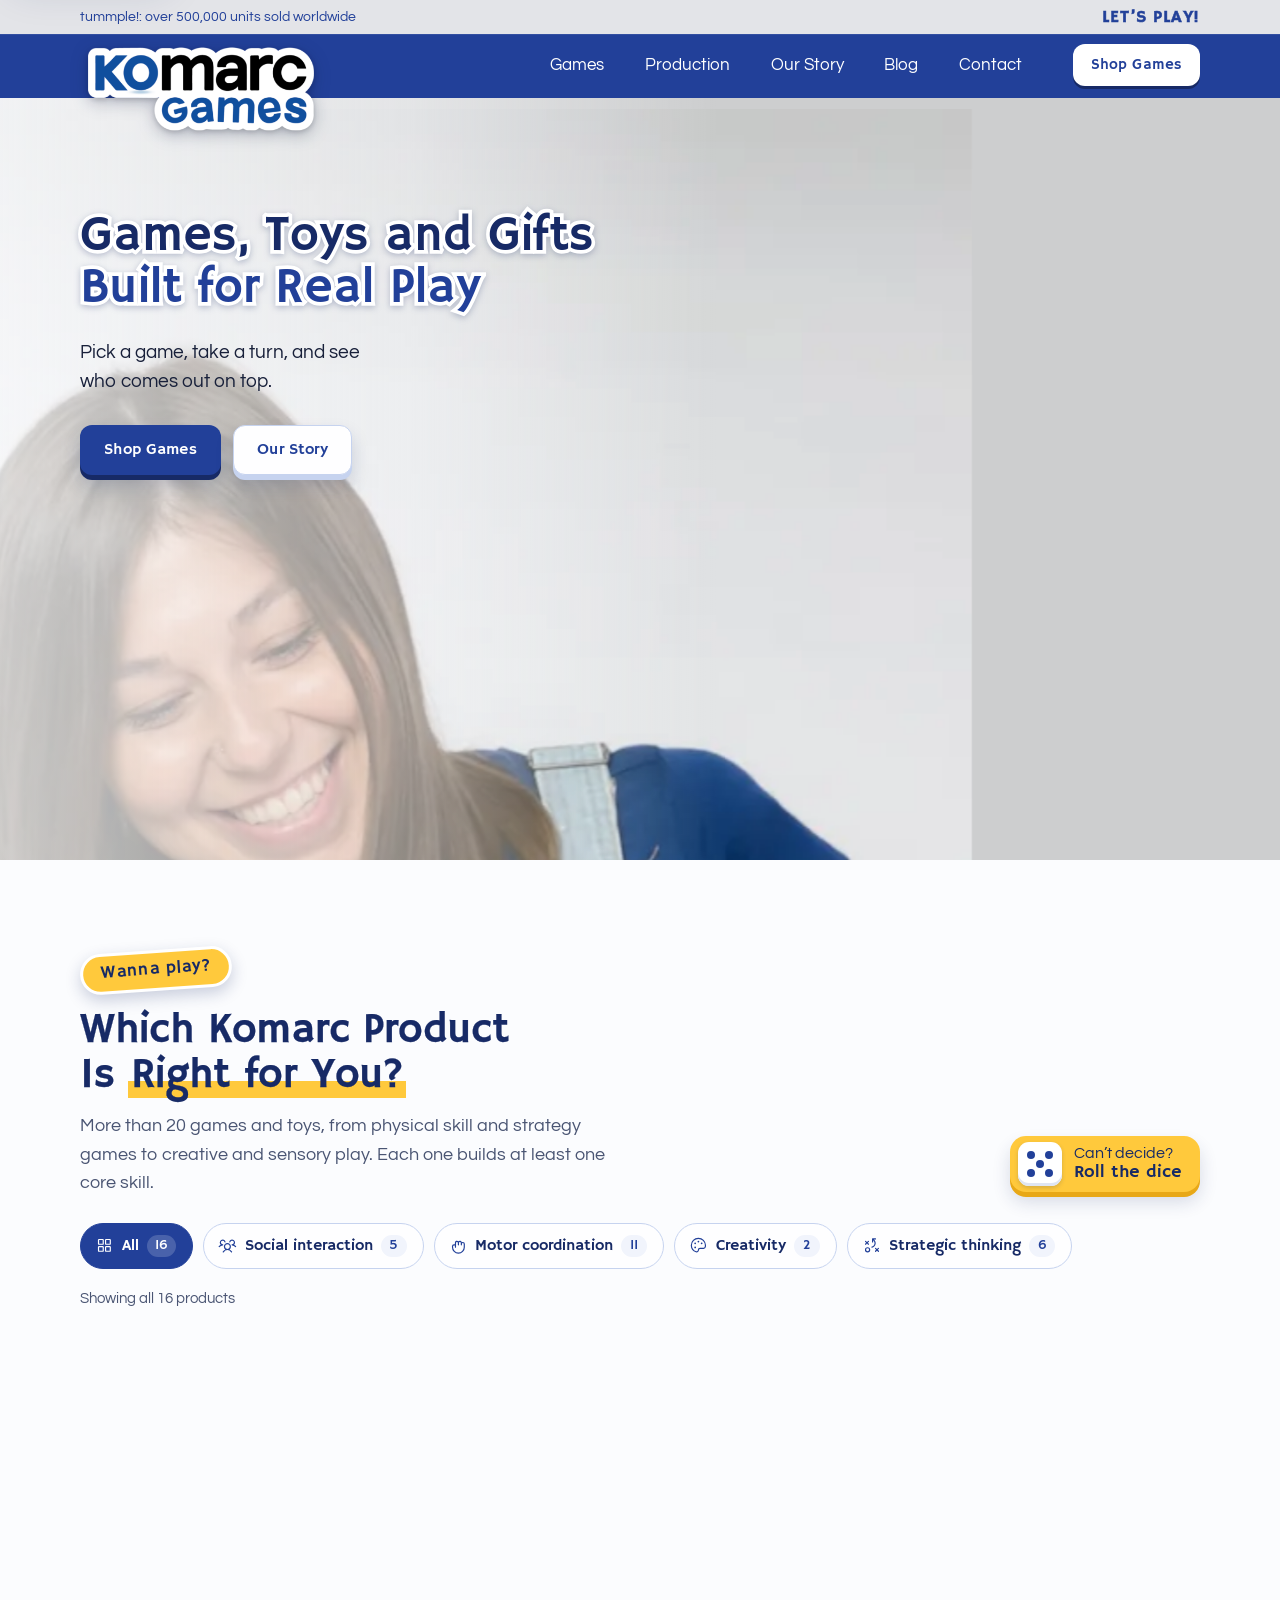
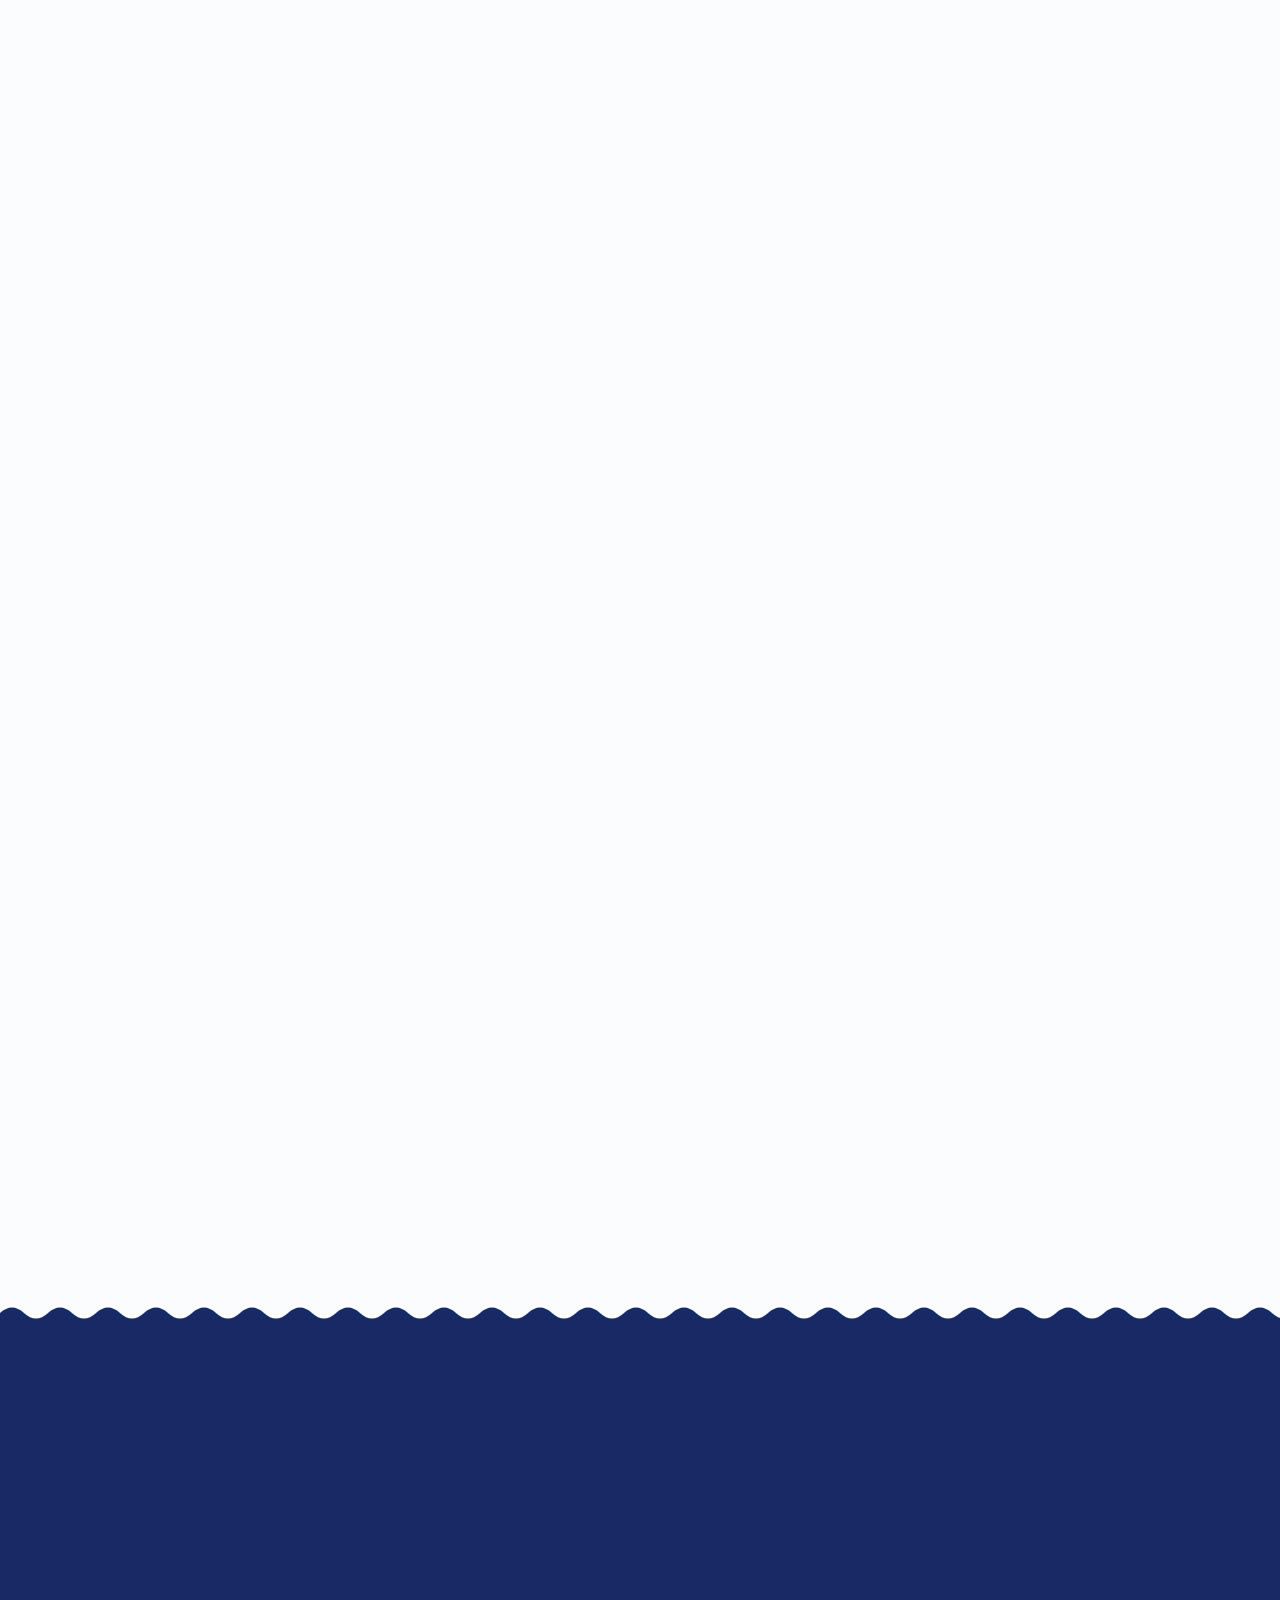
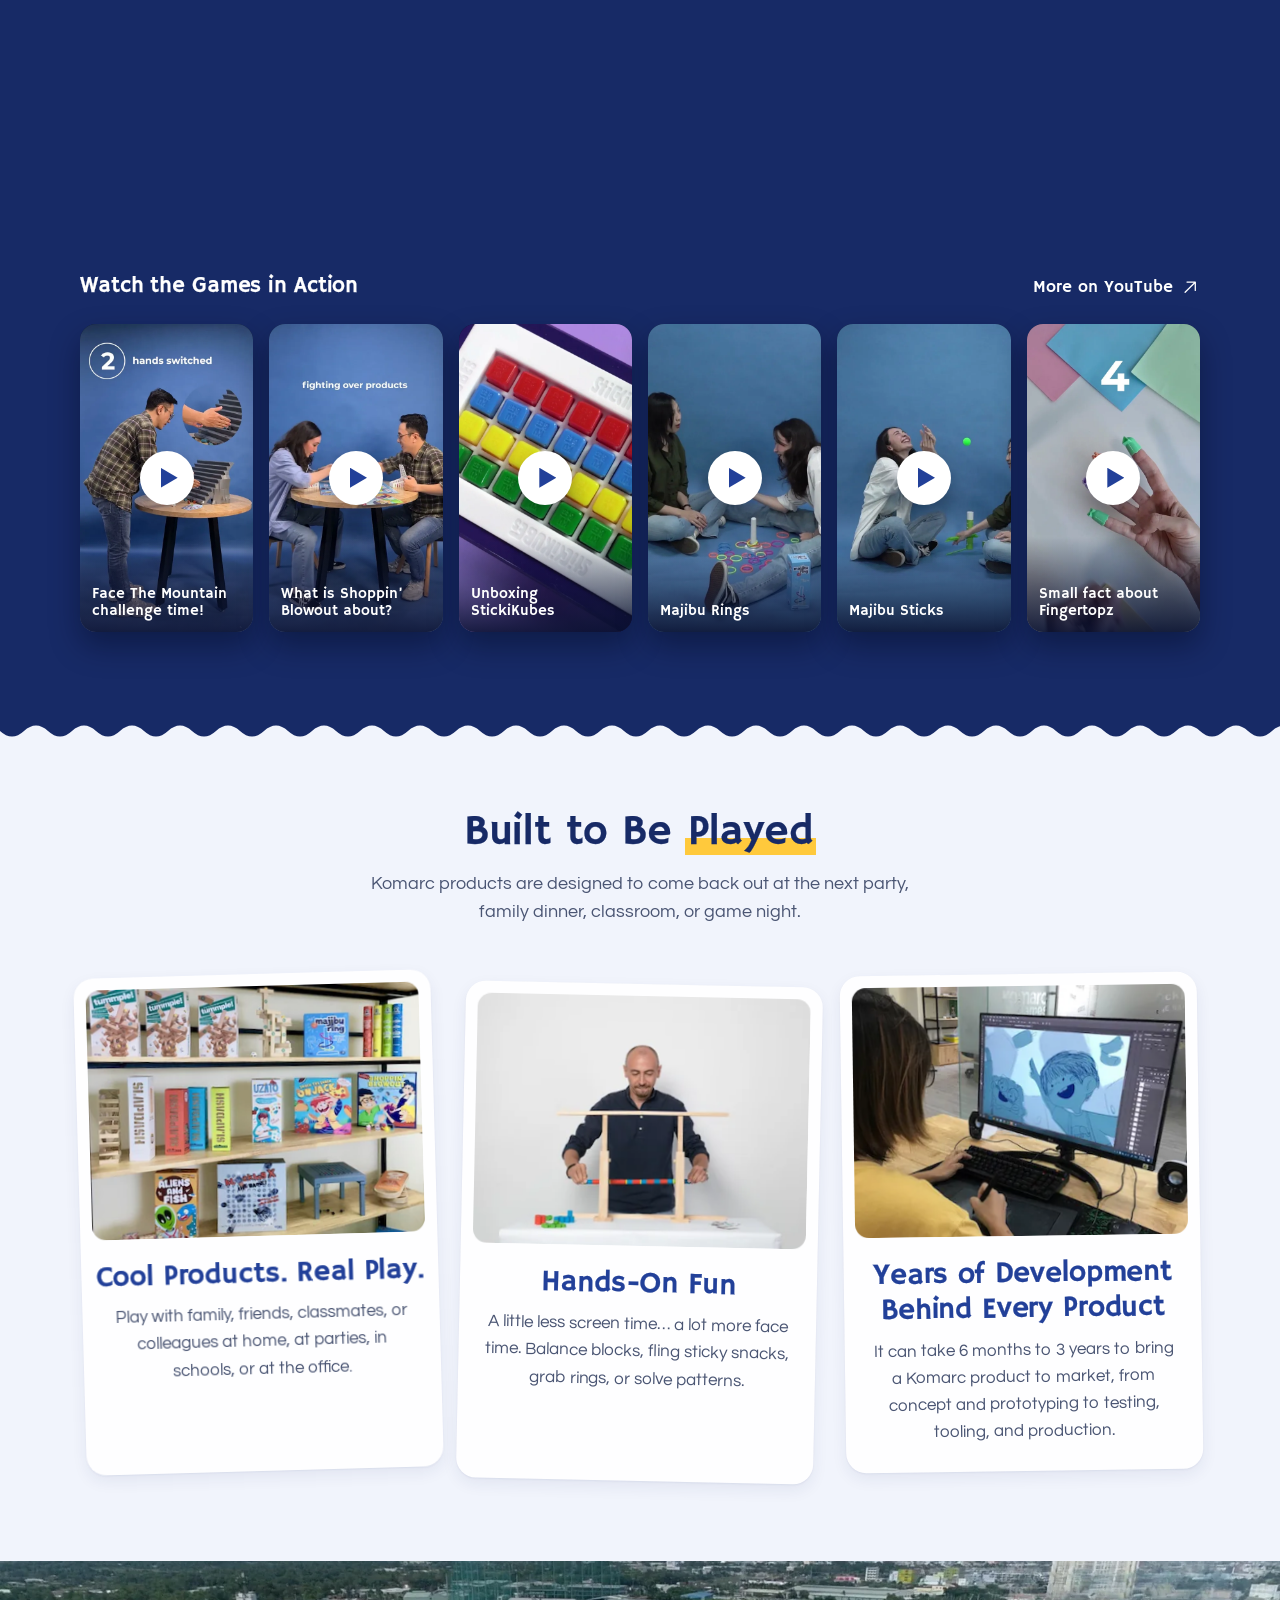
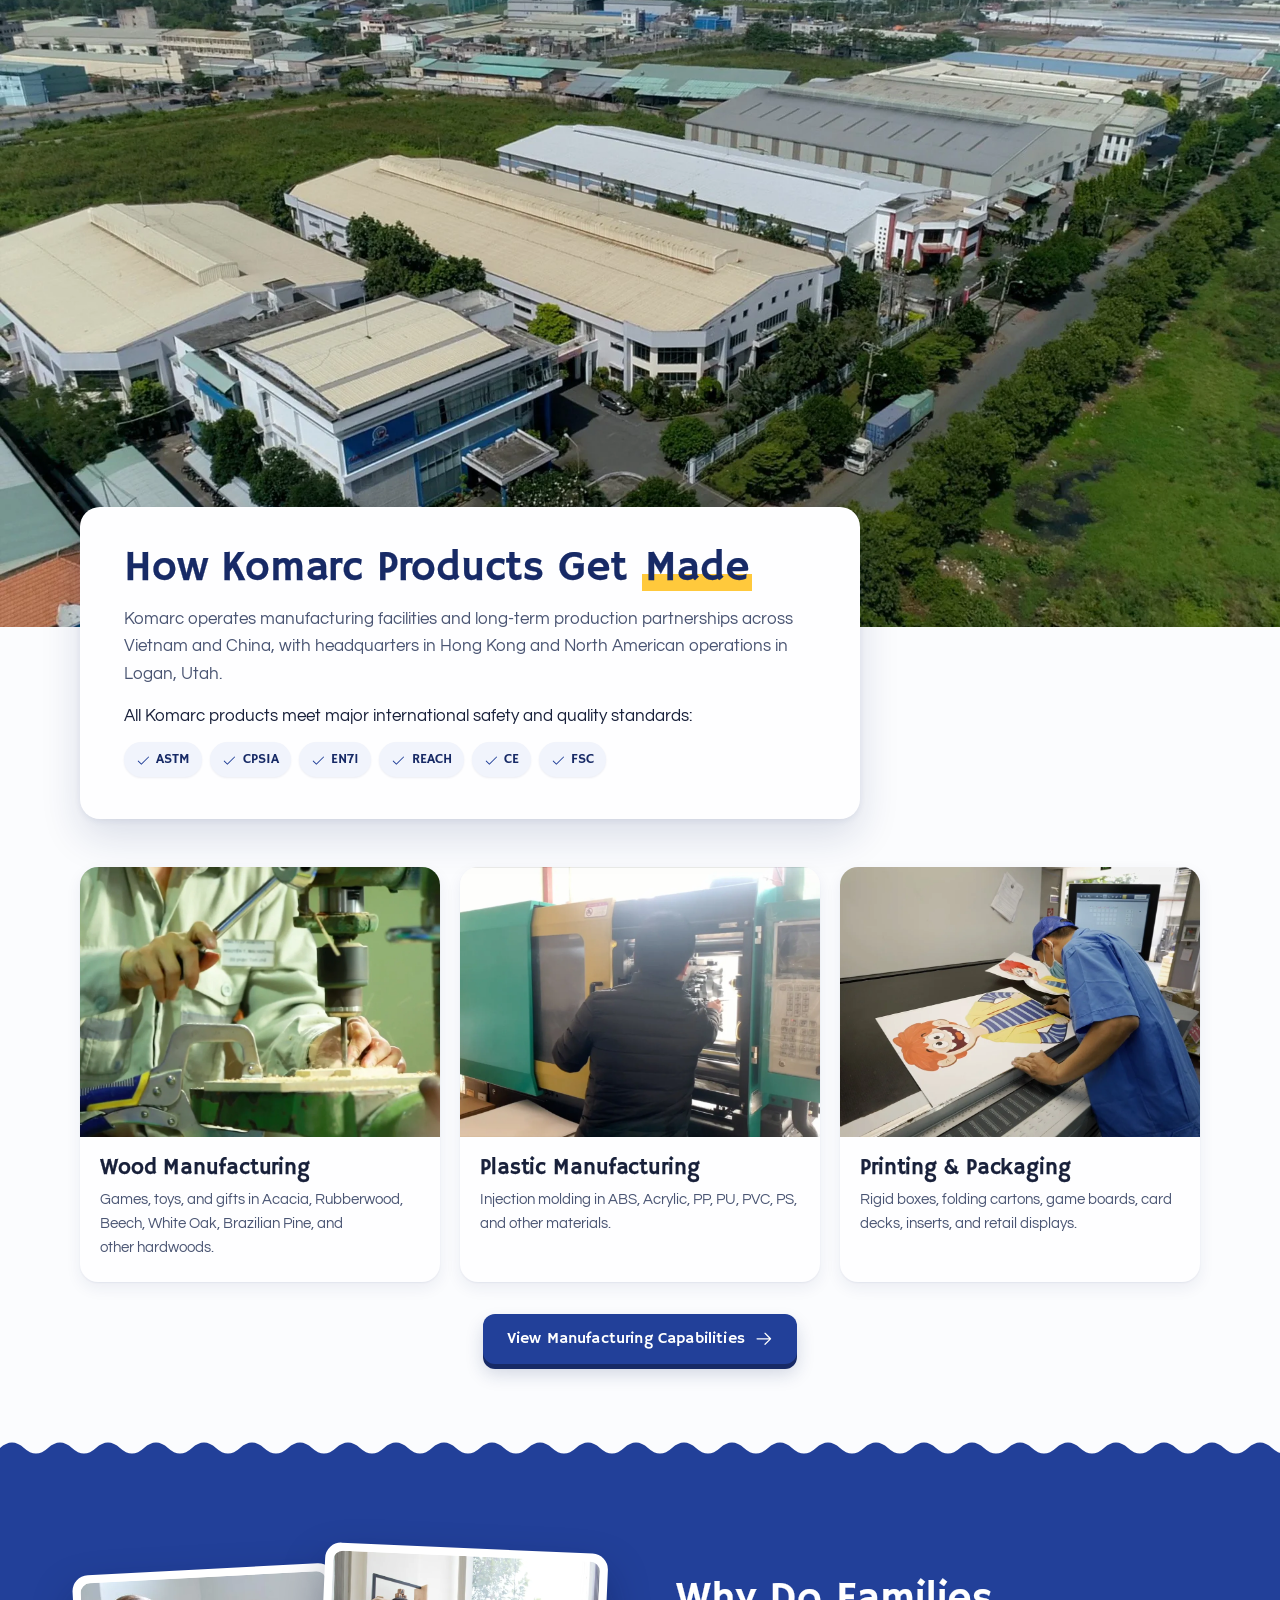
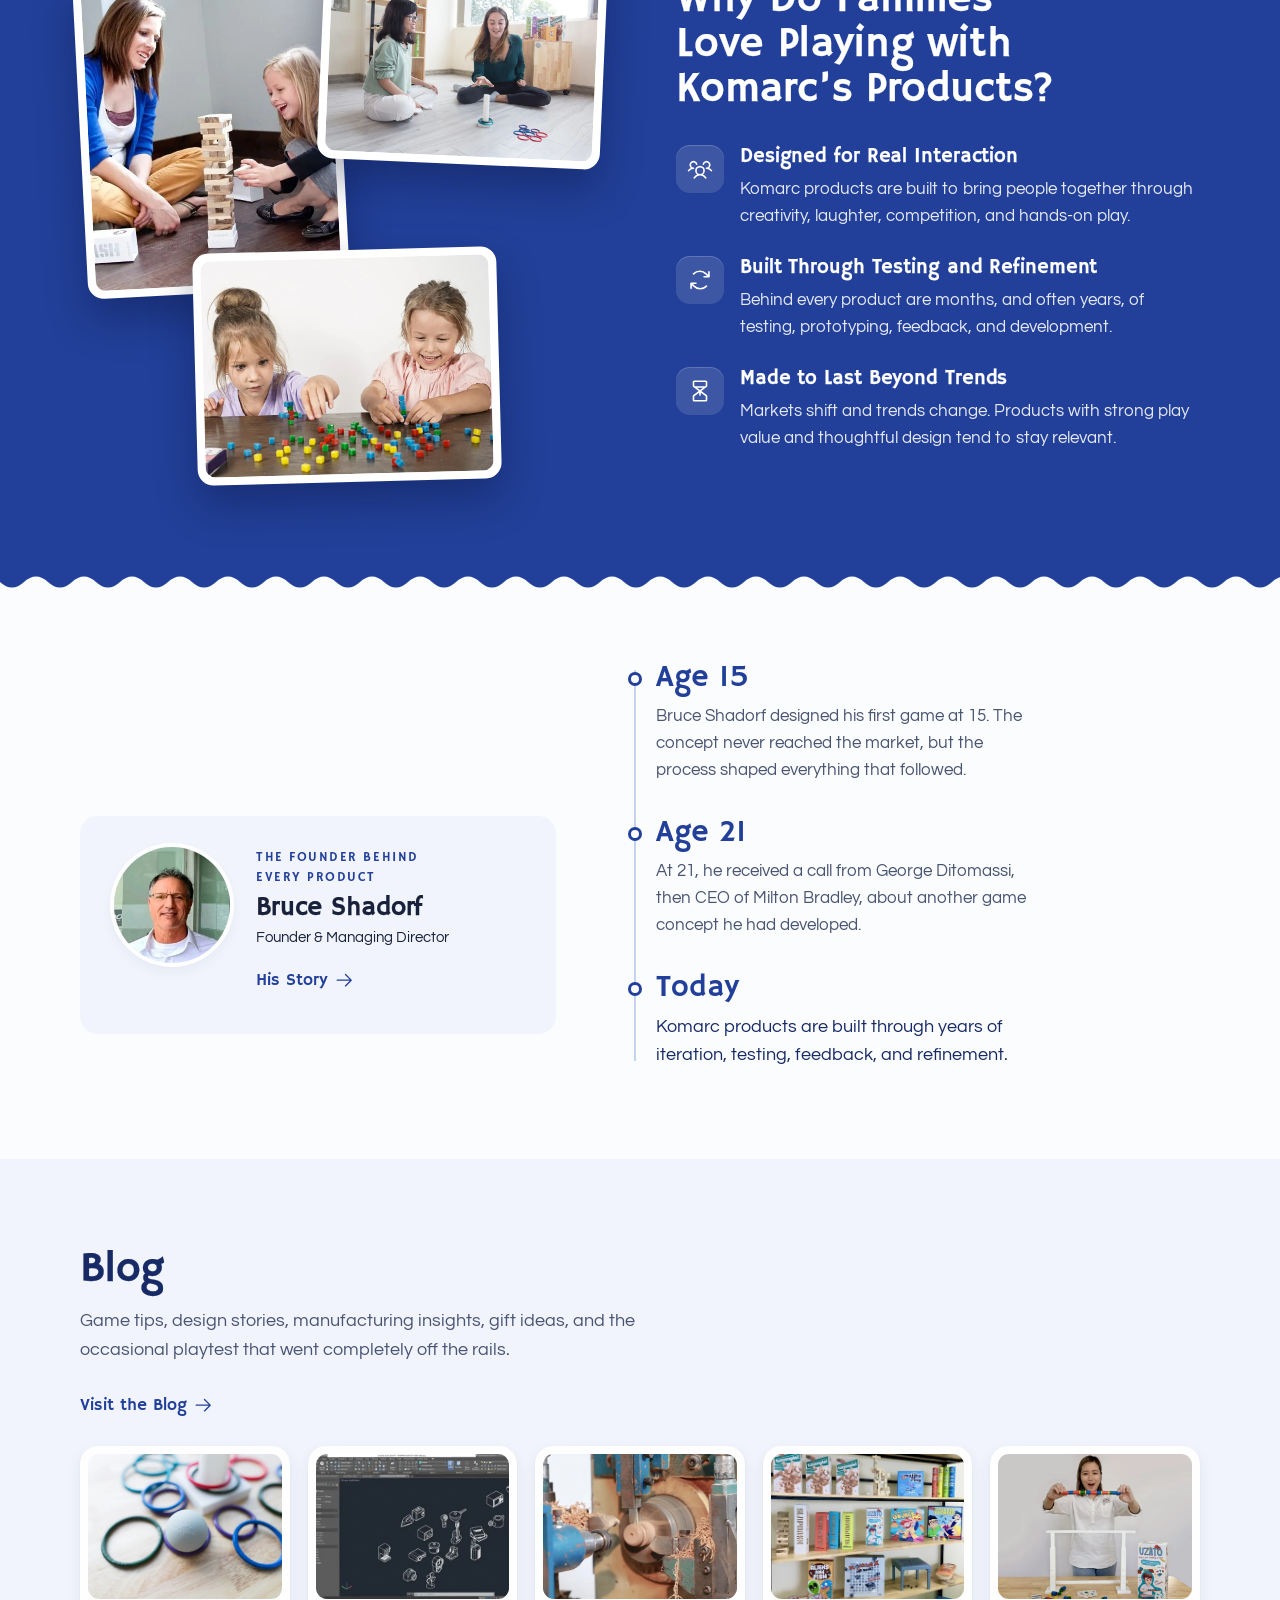
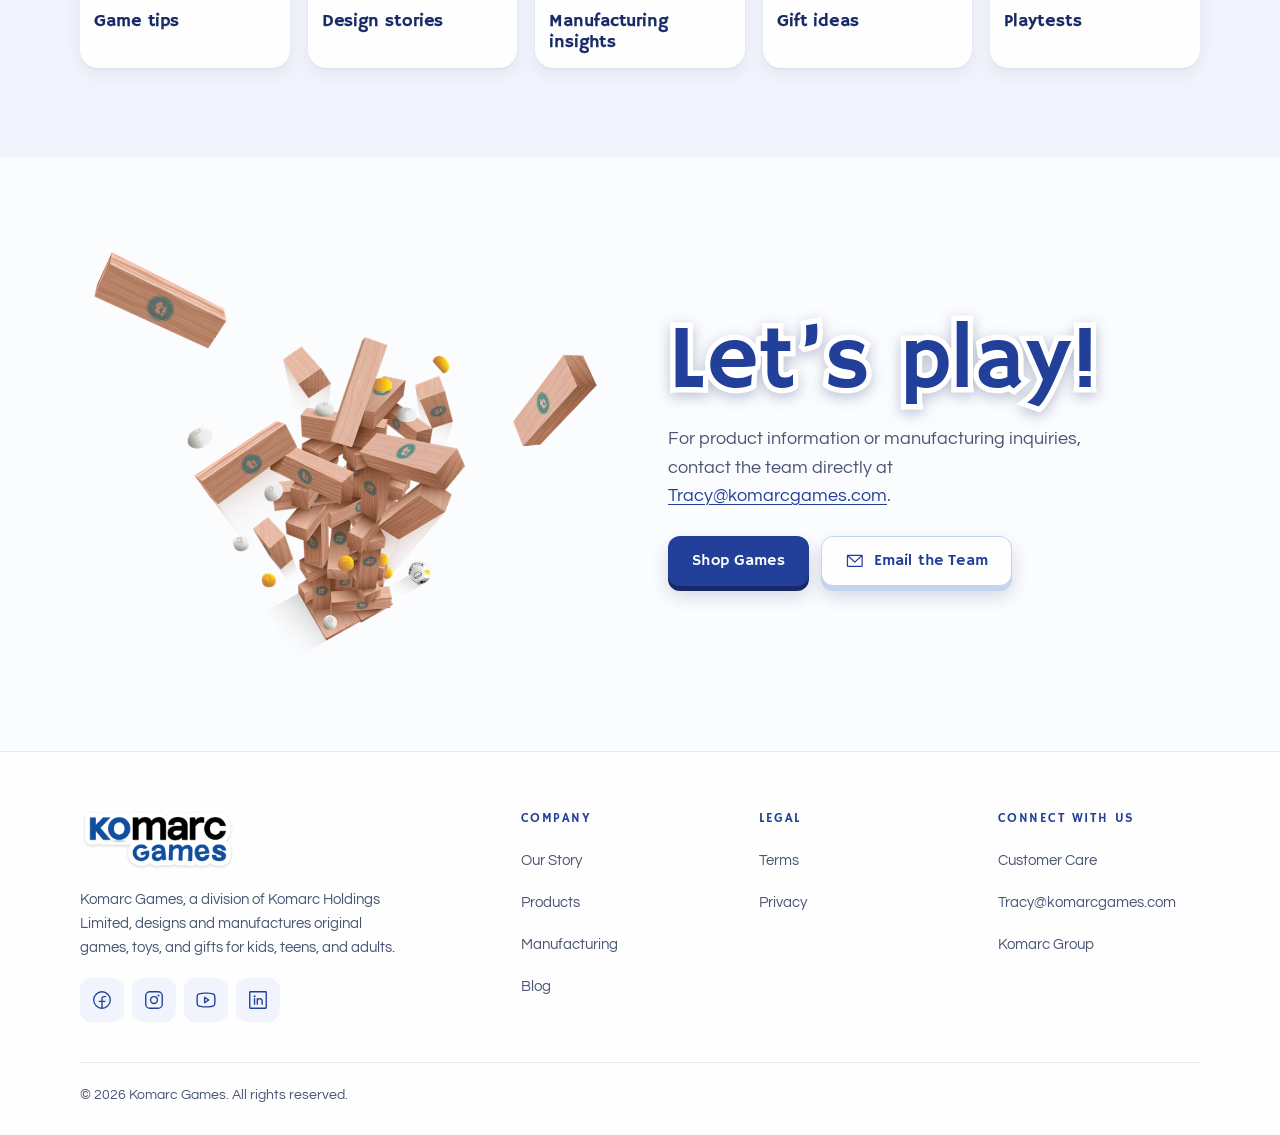
<file: komarc-games/index.html>
<!doctype html>
<html lang="en" class="no-js">
<head>
<meta charset="utf-8">
<meta name="viewport" content="width=device-width, initial-scale=1">
<meta name="robots" content="noindex, nofollow">
<meta name="referrer" content="strict-origin-when-cross-origin">
<title>Komarc Games | Games, Toys and Gifts Built for Real Play</title>
<meta name="description" content="Komarc Games designs and manufactures original games, toys, and gifts, including tummple! and StickiKubes, with production across Vietnam and China.">
<link rel="canonical" href="https://komarcgames.com/">
<meta property="og:type" content="website">
<meta property="og:site_name" content="Komarc Games">
<meta property="og:title" content="Komarc Games | Games, Toys and Gifts Built for Real Play">
<meta property="og:description" content="Komarc builds games, toys, and gifts designed for real play. Pick a game, take a turn, and see who comes out on top.">
<meta property="og:image" content="https://komarcgames.com/assets/img/hero-scene-wide.webp">
<meta name="theme-color" content="#224099">
<link rel="icon" href="https://komarcgames.com/images/home/komarcgames-fav-16x16.png">
<link rel="preconnect" href="https://fonts.googleapis.com">
<link rel="preconnect" href="https://fonts.gstatic.com" crossorigin>
<link rel="stylesheet" href="https://fonts.googleapis.com/css2?family=Hammersmith+One&family=Questrial&display=swap">
<link rel="preload" as="image" href="assets/img/hero-scene-wide.webp" media="(min-width: 768px)" fetchpriority="high">
<link rel="preload" as="image" href="assets/img/hero-scene-tall.webp" media="(max-width: 767.98px)" fetchpriority="high">

<script type="application/ld+json">
{
  "@context": "https://schema.org",
  "@graph": [
    {
      "@type": "Organization",
      "@id": "https://komarcgames.com/#organization",
      "name": "Komarc Games",
      "url": "https://komarcgames.com/",
      "logo": "https://komarcgames.com/assets/img/komarc-games-logo.png",
      "slogan": "Let's play!",
      "description": "Komarc Games, a division of Komarc Holdings Limited, designs and manufactures original games, toys, and gifts for kids, teens, and adults.",
      "email": "Tracy@komarcgames.com",
      "founder": {
        "@id": "https://komarcgames.com/#bruce-shadorf"
      },
      "parentOrganization": {
        "@type": "Organization",
        "@id": "https://komarc.com/#organization",
        "name": "Komarc Holdings Limited",
        "url": "https://komarc.com/",
        "foundingDate": "2010",
        "address": {
          "@type": "PostalAddress",
          "addressLocality": "Tsuen Wan",
          "addressRegion": "Hong Kong",
          "addressCountry": "HK"
        }
      },
      "sameAs": [
        "https://www.facebook.com/komarcgames/",
        "https://www.instagram.com/komarc.games/",
        "https://www.youtube.com/channel/UCL7bGy6giu_oYVrYV493oVg",
        "https://www.linkedin.com/company/komarcgames"
      ]
    },
    {
      "@type": "Person",
      "@id": "https://komarcgames.com/#bruce-shadorf",
      "name": "Bruce Shadorf",
      "jobTitle": "Founder & Managing Director",
      "worksFor": {
        "@id": "https://komarcgames.com/#organization"
      },
      "sameAs": [
        "https://www.linkedin.com/in/bruce-shadorf-b79748199"
      ]
    },
    {
      "@type": "WebSite",
      "@id": "https://komarcgames.com/#website",
      "url": "https://komarcgames.com/",
      "name": "Komarc Games",
      "publisher": {
        "@id": "https://komarcgames.com/#organization"
      }
    },
    {
      "@type": "WebPage",
      "@id": "https://komarcgames.com/#webpage",
      "url": "https://komarcgames.com/",
      "name": "Komarc Games | Games, Toys and Gifts Built for Real Play",
      "isPartOf": {
        "@id": "https://komarcgames.com/#website"
      },
      "about": {
        "@id": "https://komarcgames.com/#organization"
      },
      "primaryImageOfPage": {
        "@type": "ImageObject",
        "url": "https://komarcgames.com/assets/img/hero-scene-wide.webp"
      },
      "mainEntity": {
        "@id": "https://komarcgames.com/#product-list"
      },
      "video": {
        "@id": "https://komarcgames.com/#video-of-the-month"
      }
    },
    {
      "@type": "ItemList",
      "@id": "https://komarcgames.com/#product-list",
      "name": "Komarc games and toys",
      "numberOfItems": 16,
      "itemListElement": [
        {
          "@type": "ListItem",
          "position": 1,
          "item": {
            "@type": "Product",
            "name": "tummple!",
            "image": "https://komarcgames.com/assets/img/prod-tummple.webp",
            "description": "Komarc's flagship product, with over 500,000 units sold worldwide. The building game that takes you in every direction!",
            "url": "https://komarcgames.com/games/tummple",
            "brand": {
              "@id": "https://komarcgames.com/#organization"
            },
            "manufacturer": {
              "@id": "https://komarcgames.com/#organization"
            }
          }
        },
        {
          "@type": "ListItem",
          "position": 2,
          "item": {
            "@type": "Product",
            "name": "StickiKubes",
            "image": "https://komarcgames.com/assets/img/prod-stickikubes.webp",
            "description": "Komarc's fastest-growing product line, currently selling over 100,000 units annually. A fidgety cool family toy",
            "url": "https://komarcgames.com/games/StickiKubes",
            "brand": {
              "@id": "https://komarcgames.com/#organization"
            },
            "manufacturer": {
              "@id": "https://komarcgames.com/#organization"
            }
          }
        },
        {
          "@type": "ListItem",
          "position": 3,
          "item": {
            "@type": "Product",
            "name": "Majibu Ring",
            "image": "https://komarcgames.com/assets/img/prod-majibu-ring.webp",
            "description": "Quite possibly the fastest game of rings… ever!",
            "url": "https://komarcgames.com/games/majibu_ring",
            "brand": {
              "@id": "https://komarcgames.com/#organization"
            },
            "manufacturer": {
              "@id": "https://komarcgames.com/#organization"
            }
          }
        },
        {
          "@type": "ListItem",
          "position": 4,
          "item": {
            "@type": "Product",
            "name": "Shoppin' Blowout",
            "image": "https://komarcgames.com/assets/img/prod-shoppin-blowout.webp",
            "description": "A high-speed game of shopping madness",
            "url": "https://komarcgames.com/games/shoppin_blowout",
            "brand": {
              "@id": "https://komarcgames.com/#organization"
            },
            "manufacturer": {
              "@id": "https://komarcgames.com/#organization"
            }
          }
        },
        {
          "@type": "ListItem",
          "position": 5,
          "item": {
            "@type": "Product",
            "name": "Smack the Snack on Jack",
            "image": "https://komarcgames.com/assets/img/prod-smack-the-snack.webp",
            "description": "Time to get back at Jack!!",
            "url": "https://komarcgames.com/games/jack",
            "brand": {
              "@id": "https://komarcgames.com/#organization"
            },
            "manufacturer": {
              "@id": "https://komarcgames.com/#organization"
            }
          }
        },
        {
          "@type": "ListItem",
          "position": 6,
          "item": {
            "@type": "Product",
            "name": "Blocking X",
            "image": "https://komarcgames.com/assets/img/prod-blocking-x.webp",
            "description": "When bombs are dropped… or stopped!",
            "url": "https://komarcgames.com/games/blockingX",
            "brand": {
              "@id": "https://komarcgames.com/#organization"
            },
            "manufacturer": {
              "@id": "https://komarcgames.com/#organization"
            }
          }
        },
        {
          "@type": "ListItem",
          "position": 7,
          "item": {
            "@type": "Product",
            "name": "Face the Mountain",
            "image": "https://komarcgames.com/assets/img/prod-face-the-mountain.webp",
            "description": "What’s your breaking point?",
            "url": "https://komarcgames.com/games/face-the-mountain",
            "brand": {
              "@id": "https://komarcgames.com/#organization"
            },
            "manufacturer": {
              "@id": "https://komarcgames.com/#organization"
            }
          }
        },
        {
          "@type": "ListItem",
          "position": 8,
          "item": {
            "@type": "Product",
            "name": "Aliens and Fish",
            "image": "https://komarcgames.com/assets/img/prod-aliens-and-fish.webp",
            "description": "A picturebrick matching game",
            "url": "https://komarcgames.com/games/aliens_n_fish",
            "brand": {
              "@id": "https://komarcgames.com/#organization"
            },
            "manufacturer": {
              "@id": "https://komarcgames.com/#organization"
            }
          }
        },
        {
          "@type": "ListItem",
          "position": 9,
          "item": {
            "@type": "Product",
            "name": "Fingertopz",
            "image": "https://komarcgames.com/assets/img/prod-fingertopz.webp",
            "description": "Draw, paint, design, stamp! A funner way to create.",
            "url": "https://komarcgames.com/games/fingertopz",
            "brand": {
              "@id": "https://komarcgames.com/#organization"
            },
            "manufacturer": {
              "@id": "https://komarcgames.com/#organization"
            }
          }
        },
        {
          "@type": "ListItem",
          "position": 10,
          "item": {
            "@type": "Product",
            "name": "Pressssit!",
            "image": "https://komarcgames.com/assets/img/prod-pressssit.webp",
            "description": "A push and pop thinking toy",
            "url": "https://komarcgames.com/games/pressssit",
            "brand": {
              "@id": "https://komarcgames.com/#organization"
            },
            "manufacturer": {
              "@id": "https://komarcgames.com/#organization"
            }
          }
        },
        {
          "@type": "ListItem",
          "position": 11,
          "item": {
            "@type": "Product",
            "name": "tummple mix",
            "image": "https://komarcgames.com/assets/img/prod-tummple-mix.webp",
            "description": "A highly challenging version of award-winning tummple!",
            "url": "https://komarcgames.com/games/tummple_mix",
            "brand": {
              "@id": "https://komarcgames.com/#organization"
            },
            "manufacturer": {
              "@id": "https://komarcgames.com/#organization"
            }
          }
        },
        {
          "@type": "ListItem",
          "position": 12,
          "item": {
            "@type": "Product",
            "name": "Slapdash Original",
            "image": "https://komarcgames.com/assets/img/prod-slapdash.webp",
            "description": "The fun starts with the box!",
            "url": "https://komarcgames.com/games/slapdash",
            "brand": {
              "@id": "https://komarcgames.com/#organization"
            },
            "manufacturer": {
              "@id": "https://komarcgames.com/#organization"
            }
          }
        },
        {
          "@type": "ListItem",
          "position": 13,
          "item": {
            "@type": "Product",
            "name": "Slapdash Color",
            "image": "https://komarcgames.com/assets/img/prod-slapdash-color.webp",
            "description": "6 color boxes with matching templates!",
            "url": "https://komarcgames.com/games/slapdash_color",
            "brand": {
              "@id": "https://komarcgames.com/#organization"
            },
            "manufacturer": {
              "@id": "https://komarcgames.com/#organization"
            }
          }
        },
        {
          "@type": "ListItem",
          "position": 14,
          "item": {
            "@type": "Product",
            "name": "Majibu Original",
            "image": "https://komarcgames.com/assets/img/prod-majibu-original.webp",
            "description": "Really test your hand-eye coordination!",
            "url": "https://komarcgames.com/games/majibu_org",
            "brand": {
              "@id": "https://komarcgames.com/#organization"
            },
            "manufacturer": {
              "@id": "https://komarcgames.com/#organization"
            }
          }
        },
        {
          "@type": "ListItem",
          "position": 15,
          "item": {
            "@type": "Product",
            "name": "O' An Wan",
            "image": "https://komarcgames.com/assets/img/prod-o-an-wan.webp",
            "description": "Test your calculating skill!",
            "url": "https://komarcgames.com/games/o_an_wan",
            "brand": {
              "@id": "https://komarcgames.com/#organization"
            },
            "manufacturer": {
              "@id": "https://komarcgames.com/#organization"
            }
          }
        },
        {
          "@type": "ListItem",
          "position": 16,
          "item": {
            "@type": "Product",
            "name": "ZORBZ",
            "image": "https://komarcgames.com/assets/img/zorbz-water-balloons.webp",
            "description": "The original self-sealing water balloon",
            "brand": {
              "@type": "Brand",
              "name": "ZORBZ"
            }
          }
        }
      ]
    },
    {
      "@type": "VideoObject",
      "@id": "https://komarcgames.com/#video-of-the-month",
      "name": "Komarc Games - Majibu Ring Video Demo",
      "description": "Two players race to catch the ball before the second bounce in a Majibu Ring demo from Komarc Games.",
      "thumbnailUrl": "https://komarcgames.com/assets/img/yt-majibu-ring-demo.webp",
      "uploadDate": "2022-06-27T19:35:21-07:00",
      "duration": "PT2M56S",
      "embedUrl": "https://www.youtube-nocookie.com/embed/xljjCyHKAlc",
      "contentUrl": "https://www.youtube.com/watch?v=xljjCyHKAlc",
      "publisher": {
        "@id": "https://komarcgames.com/#organization"
      }
    },
    {
      "@type": "VideoObject",
      "name": "Face The Mountain challenge time!",
      "description": "Face The Mountain challenge time! A short video from the Komarc Games YouTube channel.",
      "thumbnailUrl": "https://komarcgames.com/assets/img/yt-short-face-the-mountain.webp",
      "uploadDate": "2023-04-04",
      "embedUrl": "https://www.youtube-nocookie.com/embed/bcqTuMQVYnQ",
      "contentUrl": "https://www.youtube.com/watch?v=bcqTuMQVYnQ",
      "publisher": {
        "@id": "https://komarcgames.com/#organization"
      }
    },
    {
      "@type": "VideoObject",
      "name": "What is Shoppin' Blowout about?",
      "description": "What is Shoppin' Blowout about? A short video from the Komarc Games YouTube channel.",
      "thumbnailUrl": "https://komarcgames.com/assets/img/yt-short-shoppin-blowout.webp",
      "uploadDate": "2023-04-07",
      "embedUrl": "https://www.youtube-nocookie.com/embed/3_nZidBwkYU",
      "contentUrl": "https://www.youtube.com/watch?v=3_nZidBwkYU",
      "publisher": {
        "@id": "https://komarcgames.com/#organization"
      }
    },
    {
      "@type": "VideoObject",
      "name": "Unboxing StickiKubes",
      "description": "Unboxing StickiKubes A short video from the Komarc Games YouTube channel.",
      "thumbnailUrl": "https://komarcgames.com/assets/img/yt-short-stickikubes-unboxing.webp",
      "uploadDate": "2023-04-11",
      "embedUrl": "https://www.youtube-nocookie.com/embed/ahC5zDbQFN4",
      "contentUrl": "https://www.youtube.com/watch?v=ahC5zDbQFN4",
      "publisher": {
        "@id": "https://komarcgames.com/#organization"
      }
    },
    {
      "@type": "VideoObject",
      "name": "Majibu Rings",
      "description": "Majibu Rings A short video from the Komarc Games YouTube channel.",
      "thumbnailUrl": "https://komarcgames.com/assets/img/yt-short-majibu-rings.webp",
      "uploadDate": "2023-04-12",
      "embedUrl": "https://www.youtube-nocookie.com/embed/q_sfVxdelw4",
      "contentUrl": "https://www.youtube.com/watch?v=q_sfVxdelw4",
      "publisher": {
        "@id": "https://komarcgames.com/#organization"
      }
    },
    {
      "@type": "VideoObject",
      "name": "Majibu Sticks",
      "description": "Majibu Sticks A short video from the Komarc Games YouTube channel.",
      "thumbnailUrl": "https://komarcgames.com/assets/img/yt-short-majibu-sticks.webp",
      "uploadDate": "2023-04-12",
      "embedUrl": "https://www.youtube-nocookie.com/embed/jgIL7KgWnlY",
      "contentUrl": "https://www.youtube.com/watch?v=jgIL7KgWnlY",
      "publisher": {
        "@id": "https://komarcgames.com/#organization"
      }
    },
    {
      "@type": "VideoObject",
      "name": "Small fact about Fingertopz",
      "description": "Small fact about Fingertopz A short video from the Komarc Games YouTube channel.",
      "thumbnailUrl": "https://komarcgames.com/assets/img/yt-short-fingertopz.webp",
      "uploadDate": "2023-04-05",
      "embedUrl": "https://www.youtube-nocookie.com/embed/eJVuFj3gRdo",
      "contentUrl": "https://www.youtube.com/watch?v=eJVuFj3gRdo",
      "publisher": {
        "@id": "https://komarcgames.com/#organization"
      }
    }
  ]
}
</script>

<link rel="stylesheet" href="assets/css/komarc.css?v=dd76875e">
<script>document.documentElement.classList.replace('no-js', 'js');</script>
</head>
<body class="home">
<svg xmlns="http://www.w3.org/2000/svg" style="display:none" aria-hidden="true"><symbol id="i-airplane-tilt" viewBox="0 0 256 256"><path d="M185.33,114.21l29.14-27.42.17-.17a32,32,0,0,0-45.26-45.26c0,.06-.11.11-.17.17L141.79,70.67l-83-30.2a8,8,0,0,0-8.39,1.86l-24,24a8,8,0,0,0,1.22,12.31l63.89,42.59L76.69,136H56a8,8,0,0,0-5.65,2.34l-24,24A8,8,0,0,0,29,175.42l36.82,14.73,14.7,36.75.06.16a8,8,0,0,0,13.18,2.47l23.87-23.88A8,8,0,0,0,120,200V179.31l14.76-14.76,42.59,63.89a8,8,0,0,0,12.31,1.22l24-24a8,8,0,0,0,1.86-8.39Zm-.07,97.23-42.59-63.88A8,8,0,0,0,136.8,144c-.27,0-.53,0-.79,0a8,8,0,0,0-5.66,2.35l-24,24A8,8,0,0,0,104,176v20.69L90.93,209.76,79.43,181A8,8,0,0,0,75,176.57l-28.74-11.5L59.32,152H80a8,8,0,0,0,5.66-2.34l24-24a8,8,0,0,0-1.22-12.32L44.56,70.74l13.5-13.49,83.22,30.26a8,8,0,0,0,8.56-2L180.78,52.6A16,16,0,0,1,203.4,75.23l-32.87,30.93a8,8,0,0,0-2,8.56l30.26,83.22Z"/></symbol><symbol id="i-arrow-right" viewBox="0 0 256 256"><path d="M221.66,133.66l-72,72a8,8,0,0,1-11.32-11.32L196.69,136H40a8,8,0,0,1,0-16H196.69L138.34,61.66a8,8,0,0,1,11.32-11.32l72,72A8,8,0,0,1,221.66,133.66Z"/></symbol><symbol id="i-arrow-up-right" viewBox="0 0 256 256"><path d="M200,64V168a8,8,0,0,1-16,0V83.31L69.66,197.66a8,8,0,0,1-11.32-11.32L172.69,72H88a8,8,0,0,1,0-16H192A8,8,0,0,1,200,64Z"/></symbol><symbol id="i-arrows-clockwise" viewBox="0 0 256 256"><path d="M224,48V96a8,8,0,0,1-8,8H168a8,8,0,0,1,0-16h28.69L182.06,73.37a79.56,79.56,0,0,0-56.13-23.43h-.45A79.52,79.52,0,0,0,69.59,72.71,8,8,0,0,1,58.41,61.27a96,96,0,0,1,135,.79L208,76.69V48a8,8,0,0,1,16,0ZM186.41,183.29a80,80,0,0,1-112.47-.66L59.31,168H88a8,8,0,0,0,0-16H40a8,8,0,0,0-8,8v48a8,8,0,0,0,16,0V179.31l14.63,14.63A95.43,95.43,0,0,0,130,222.06h.53a95.36,95.36,0,0,0,67.07-27.33,8,8,0,0,0-11.18-11.44Z"/></symbol><symbol id="i-balloon" viewBox="0 0 256 256"><path d="M128,16a88.1,88.1,0,0,0-88,88c0,23.43,9.4,49.42,25.13,69.5,12.08,15.41,26.5,26,41.91,31.09L96.65,228.85A8,8,0,0,0,104,240h48a8,8,0,0,0,7.35-11.15L149,204.59c15.4-5.07,29.83-15.68,41.91-31.09C206.6,153.42,216,127.43,216,104A88.1,88.1,0,0,0,128,16Zm11.87,208H116.13l6.94-16.19c1.64.12,3.28.19,4.93.19s3.29-.07,4.93-.19Zm38.4-60.37C163.94,181.93,146.09,192,128,192s-35.94-10.07-50.27-28.37C64.12,146.27,56,124,56,104a72,72,0,0,1,144,0C200,124,191.88,146.27,178.27,163.63Zm-1-59.74A8.52,8.52,0,0,1,176,104a8,8,0,0,1-7.88-6.68,41.29,41.29,0,0,0-33.43-33.43,8,8,0,1,1,2.64-15.78,57.5,57.5,0,0,1,46.57,46.57A8,8,0,0,1,177.32,103.89Z"/></symbol><symbol id="i-briefcase" viewBox="0 0 256 256"><path d="M216,56H176V48a24,24,0,0,0-24-24H104A24,24,0,0,0,80,48v8H40A16,16,0,0,0,24,72V200a16,16,0,0,0,16,16H216a16,16,0,0,0,16-16V72A16,16,0,0,0,216,56ZM96,48a8,8,0,0,1,8-8h48a8,8,0,0,1,8,8v8H96ZM216,72v41.61A184,184,0,0,1,128,136a184.07,184.07,0,0,1-88-22.38V72Zm0,128H40V131.64A200.19,200.19,0,0,0,128,152a200.25,200.25,0,0,0,88-20.37V200ZM104,112a8,8,0,0,1,8-8h32a8,8,0,0,1,0,16H112A8,8,0,0,1,104,112Z"/></symbol><symbol id="i-buildings" viewBox="0 0 256 256"><path d="M240,208H224V96a16,16,0,0,0-16-16H144V32a16,16,0,0,0-24.88-13.32L39.12,72A16,16,0,0,0,32,85.34V208H16a8,8,0,0,0,0,16H240a8,8,0,0,0,0-16ZM208,96V208H144V96ZM48,85.34,128,32V208H48ZM112,112v16a8,8,0,0,1-16,0V112a8,8,0,1,1,16,0Zm-32,0v16a8,8,0,0,1-16,0V112a8,8,0,1,1,16,0Zm0,56v16a8,8,0,0,1-16,0V168a8,8,0,0,1,16,0Zm32,0v16a8,8,0,0,1-16,0V168a8,8,0,0,1,16,0Z"/></symbol><symbol id="i-cards" viewBox="0 0 256 256"><path d="M184,72H40A16,16,0,0,0,24,88V200a16,16,0,0,0,16,16H184a16,16,0,0,0,16-16V88A16,16,0,0,0,184,72Zm0,128H40V88H184V200ZM232,56V176a8,8,0,0,1-16,0V56H64a8,8,0,0,1,0-16H216A16,16,0,0,1,232,56Z"/></symbol><symbol id="i-check" viewBox="0 0 256 256"><path d="M229.66,77.66l-128,128a8,8,0,0,1-11.32,0l-56-56a8,8,0,0,1,11.32-11.32L96,188.69,218.34,66.34a8,8,0,0,1,11.32,11.32Z"/></symbol><symbol id="i-cube" viewBox="0 0 256 256"><path d="M223.68,66.15,135.68,18h0a15.88,15.88,0,0,0-15.36,0l-88,48.17a16,16,0,0,0-8.32,14v95.64a16,16,0,0,0,8.32,14l88,48.17a15.88,15.88,0,0,0,15.36,0l88-48.17a16,16,0,0,0,8.32-14V80.18A16,16,0,0,0,223.68,66.15ZM128,32h0l80.34,44L128,120,47.66,76ZM40,90l80,43.78v85.79L40,175.82Zm96,129.57V133.82L216,90v85.78Z"/></symbol><symbol id="i-envelope-simple" viewBox="0 0 256 256"><path d="M224,48H32a8,8,0,0,0-8,8V192a16,16,0,0,0,16,16H216a16,16,0,0,0,16-16V56A8,8,0,0,0,224,48ZM203.43,64,128,133.15,52.57,64ZM216,192H40V74.19l82.59,75.71a8,8,0,0,0,10.82,0L216,74.19V192Z"/></symbol><symbol id="i-facebook-logo" viewBox="0 0 256 256"><path d="M128,24A104,104,0,1,0,232,128,104.11,104.11,0,0,0,128,24Zm8,191.63V152h24a8,8,0,0,0,0-16H136V112a16,16,0,0,1,16-16h16a8,8,0,0,0,0-16H152a32,32,0,0,0-32,32v24H96a8,8,0,0,0,0,16h24v63.63a88,88,0,1,1,16,0Z"/></symbol><symbol id="i-factory" viewBox="0 0 256 256"><path d="M116,176a8,8,0,0,1-8,8H80a8,8,0,0,1,0-16h28A8,8,0,0,1,116,176Zm60-8H148a8,8,0,0,0,0,16h28a8,8,0,0,0,0-16Zm64,48a8,8,0,0,1-8,8H24a8,8,0,0,1,0-16h8V88a8,8,0,0,1,12.8-6.4L96,120V88a8,8,0,0,1,12.8-6.4l38.74,29.05L159.1,29.74A16.08,16.08,0,0,1,174.94,16h18.12A16.08,16.08,0,0,1,208.9,29.74l15,105.13s.08.78.08,1.13v72h8A8,8,0,0,1,240,216Zm-77.86-94.4,8.53,6.4h36.11L193.06,32H174.94ZM48,208H208V144H168a8,8,0,0,1-4.8-1.6l-14.4-10.8,0,0L112,104v32a8,8,0,0,1-12.8,6.4L48,104Z"/></symbol><symbol id="i-globe-hemisphere-east" viewBox="0 0 256 256"><path d="M128,24A104,104,0,1,0,232,128,104.11,104.11,0,0,0,128,24Zm0,16a87.5,87.5,0,0,1,48,14.28V74L153.83,99.74,122.36,104l-.31-.22L102.38,90.92A16,16,0,0,0,79.87,95.1L58.93,126.4a16,16,0,0,0-2.7,8.81L56,171.44l-3.27,2.15A88,88,0,0,1,128,40ZM62.29,186.47l2.52-1.65A16,16,0,0,0,72,171.53l.21-36.23L93.17,104a3.62,3.62,0,0,0,.32.22l19.67,12.87a15.94,15.94,0,0,0,11.35,2.77L156,115.59a16,16,0,0,0,10-5.41l22.17-25.76A16,16,0,0,0,192,74V67.67A87.87,87.87,0,0,1,211.77,155l-16.14-14.76a16,16,0,0,0-16.93-3l-30.46,12.65a16.08,16.08,0,0,0-9.68,12.45l-2.39,16.19a16,16,0,0,0,11.77,17.81L169.4,202l2.36,2.37A87.88,87.88,0,0,1,62.29,186.47ZM185,195l-4.3-4.31a16,16,0,0,0-7.26-4.18L152,180.85l2.39-16.19L184.84,152,205,170.48A88.43,88.43,0,0,1,185,195Z"/></symbol><symbol id="i-graduation-cap" viewBox="0 0 256 256"><path d="M251.76,88.94l-120-64a8,8,0,0,0-7.52,0l-120,64a8,8,0,0,0,0,14.12L32,117.87v48.42a15.91,15.91,0,0,0,4.06,10.65C49.16,191.53,78.51,216,128,216a130,130,0,0,0,48-8.76V240a8,8,0,0,0,16,0V199.51a115.63,115.63,0,0,0,27.94-22.57A15.91,15.91,0,0,0,224,166.29V117.87l27.76-14.81a8,8,0,0,0,0-14.12ZM128,200c-43.27,0-68.72-21.14-80-33.71V126.4l76.24,40.66a8,8,0,0,0,7.52,0L176,143.47v46.34C163.4,195.69,147.52,200,128,200Zm80-33.75a97.83,97.83,0,0,1-16,14.25V134.93l16-8.53ZM188,118.94l-.22-.13-56-29.87a8,8,0,0,0-7.52,14.12L171,128l-43,22.93L25,96,128,41.07,231,96Z"/></symbol><symbol id="i-hand-grabbing" viewBox="0 0 256 256"><path d="M188,80a27.79,27.79,0,0,0-13.36,3.4,28,28,0,0,0-46.64-11A28,28,0,0,0,80,92v20H68a28,28,0,0,0-28,28v12a88,88,0,0,0,176,0V108A28,28,0,0,0,188,80Zm12,72a72,72,0,0,1-144,0V140a12,12,0,0,1,12-12H80v24a8,8,0,0,0,16,0V92a12,12,0,0,1,24,0v28a8,8,0,0,0,16,0V92a12,12,0,0,1,24,0v28a8,8,0,0,0,16,0V108a12,12,0,0,1,24,0Z"/></symbol><symbol id="i-handshake" viewBox="0 0 256 256"><path d="M254.3,107.91,228.78,56.85a16,16,0,0,0-21.47-7.15L182.44,62.13,130.05,48.27a8.14,8.14,0,0,0-4.1,0L73.56,62.13,48.69,49.7a16,16,0,0,0-21.47,7.15L1.7,107.9a16,16,0,0,0,7.15,21.47l27,13.51,55.49,39.63a8.06,8.06,0,0,0,2.71,1.25l64,16a8,8,0,0,0,7.6-2.1l55.07-55.08,26.42-13.21a16,16,0,0,0,7.15-21.46Zm-54.89,33.37L165,113.72a8,8,0,0,0-10.68.61C136.51,132.27,116.66,130,104,122L147.24,80h31.81l27.21,54.41ZM41.53,64,62,74.22,36.43,125.27,16,115.06Zm116,119.13L99.42,168.61l-49.2-35.14,28-56L128,64.28l9.8,2.59-45,43.68-.08.09a16,16,0,0,0,2.72,24.81c20.56,13.13,45.37,11,64.91-5L188,152.66Zm62-57.87-25.52-51L214.47,64,240,115.06Zm-87.75,92.67a8,8,0,0,1-7.75,6.06,8.13,8.13,0,0,1-1.95-.24L80.41,213.33a7.89,7.89,0,0,1-2.71-1.25L51.35,193.26a8,8,0,0,1,9.3-13l25.11,17.94L126,208.24A8,8,0,0,1,131.82,217.94Z"/></symbol><symbol id="i-hourglass-medium" viewBox="0 0 256 256"><path d="M200,75.64V40a16,16,0,0,0-16-16H72A16,16,0,0,0,56,40V76a16.07,16.07,0,0,0,6.4,12.8L114.67,128,62.4,167.2A16.07,16.07,0,0,0,56,180v36a16,16,0,0,0,16,16H184a16,16,0,0,0,16-16V180.36a16.09,16.09,0,0,0-6.35-12.77L141.27,128l52.38-39.6A16.05,16.05,0,0,0,200,75.64ZM72,40H184V75.64L178.23,80H77.33L72,76Zm56,78L98.67,96h58.4Zm56,98H72V180l48-36v24a8,8,0,0,0,16,0V144.08l48,36.28Z"/></symbol><symbol id="i-instagram-logo" viewBox="0 0 256 256"><path d="M128,80a48,48,0,1,0,48,48A48.05,48.05,0,0,0,128,80Zm0,80a32,32,0,1,1,32-32A32,32,0,0,1,128,160ZM176,24H80A56.06,56.06,0,0,0,24,80v96a56.06,56.06,0,0,0,56,56h96a56.06,56.06,0,0,0,56-56V80A56.06,56.06,0,0,0,176,24Zm40,152a40,40,0,0,1-40,40H80a40,40,0,0,1-40-40V80A40,40,0,0,1,80,40h96a40,40,0,0,1,40,40ZM192,76a12,12,0,1,1-12-12A12,12,0,0,1,192,76Z"/></symbol><symbol id="i-lightbulb" viewBox="0 0 256 256"><path d="M176,232a8,8,0,0,1-8,8H88a8,8,0,0,1,0-16h80A8,8,0,0,1,176,232Zm40-128a87.55,87.55,0,0,1-33.64,69.21A16.24,16.24,0,0,0,176,186v6a16,16,0,0,1-16,16H96a16,16,0,0,1-16-16v-6a16,16,0,0,0-6.23-12.66A87.59,87.59,0,0,1,40,104.49C39.74,56.83,78.26,17.14,125.88,16A88,88,0,0,1,216,104Zm-16,0a72,72,0,0,0-73.74-72c-39,.92-70.47,33.39-70.26,72.39a71.65,71.65,0,0,0,27.64,56.3A32,32,0,0,1,96,186v6h64v-6a32.15,32.15,0,0,1,12.47-25.35A71.65,71.65,0,0,0,200,104Zm-16.11-9.34a57.6,57.6,0,0,0-46.56-46.55,8,8,0,0,0-2.66,15.78c16.57,2.79,30.63,16.85,33.44,33.45A8,8,0,0,0,176,104a9,9,0,0,0,1.35-.11A8,8,0,0,0,183.89,94.66Z"/></symbol><symbol id="i-linkedin-logo" viewBox="0 0 256 256"><path d="M216,24H40A16,16,0,0,0,24,40V216a16,16,0,0,0,16,16H216a16,16,0,0,0,16-16V40A16,16,0,0,0,216,24Zm0,192H40V40H216V216ZM96,112v64a8,8,0,0,1-16,0V112a8,8,0,0,1,16,0Zm88,28v36a8,8,0,0,1-16,0V140a20,20,0,0,0-40,0v36a8,8,0,0,1-16,0V112a8,8,0,0,1,15.79-1.78A36,36,0,0,1,184,140ZM100,84A12,12,0,1,1,88,72,12,12,0,0,1,100,84Z"/></symbol><symbol id="i-list" viewBox="0 0 256 256"><path d="M224,128a8,8,0,0,1-8,8H40a8,8,0,0,1,0-16H216A8,8,0,0,1,224,128ZM40,72H216a8,8,0,0,0,0-16H40a8,8,0,0,0,0,16ZM216,184H40a8,8,0,0,0,0,16H216a8,8,0,0,0,0-16Z"/></symbol><symbol id="i-map-pin" viewBox="0 0 256 256"><path d="M128,64a40,40,0,1,0,40,40A40,40,0,0,0,128,64Zm0,64a24,24,0,1,1,24-24A24,24,0,0,1,128,128Zm0-112a88.1,88.1,0,0,0-88,88c0,31.4,14.51,64.68,42,96.25a254.19,254.19,0,0,0,41.45,38.3,8,8,0,0,0,9.18,0A254.19,254.19,0,0,0,174,200.25c27.45-31.57,42-64.85,42-96.25A88.1,88.1,0,0,0,128,16Zm0,206c-16.53-13-72-60.75-72-118a72,72,0,0,1,144,0C200,161.23,144.53,209,128,222Z"/></symbol><symbol id="i-package" viewBox="0 0 256 256"><path d="M223.68,66.15,135.68,18a15.88,15.88,0,0,0-15.36,0l-88,48.17a16,16,0,0,0-8.32,14v95.64a16,16,0,0,0,8.32,14l88,48.17a15.88,15.88,0,0,0,15.36,0l88-48.17a16,16,0,0,0,8.32-14V80.18A16,16,0,0,0,223.68,66.15ZM128,32l80.34,44-29.77,16.3-80.35-44ZM128,120,47.66,76l33.9-18.56,80.34,44ZM40,90l80,43.78v85.79L40,175.82Zm176,85.78h0l-80,43.79V133.82l32-17.51V152a8,8,0,0,0,16,0V107.55L216,90v85.77Z"/></symbol><symbol id="i-palette" viewBox="0 0 256 256"><path d="M200.77,53.89A103.27,103.27,0,0,0,128,24h-1.07A104,104,0,0,0,24,128c0,43,26.58,79.06,69.36,94.17A32,32,0,0,0,136,192a16,16,0,0,1,16-16h46.21a31.81,31.81,0,0,0,31.2-24.88,104.43,104.43,0,0,0,2.59-24A103.28,103.28,0,0,0,200.77,53.89Zm13,93.71A15.89,15.89,0,0,1,198.21,160H152a32,32,0,0,0-32,32,16,16,0,0,1-21.31,15.07C62.49,194.3,40,164,40,128a88,88,0,0,1,87.09-88h.9a88.35,88.35,0,0,1,88,87.25A88.86,88.86,0,0,1,213.81,147.6ZM140,76a12,12,0,1,1-12-12A12,12,0,0,1,140,76ZM96,100A12,12,0,1,1,84,88,12,12,0,0,1,96,100Zm0,56a12,12,0,1,1-12-12A12,12,0,0,1,96,156Zm88-56a12,12,0,1,1-12-12A12,12,0,0,1,184,100Z"/></symbol><symbol id="i-printer" viewBox="0 0 256 256"><path d="M214.67,72H200V40a8,8,0,0,0-8-8H64a8,8,0,0,0-8,8V72H41.33C27.36,72,16,82.77,16,96v80a8,8,0,0,0,8,8H56v32a8,8,0,0,0,8,8H192a8,8,0,0,0,8-8V184h32a8,8,0,0,0,8-8V96C240,82.77,228.64,72,214.67,72ZM72,48H184V72H72ZM184,208H72V160H184Zm40-40H200V152a8,8,0,0,0-8-8H64a8,8,0,0,0-8,8v16H32V96c0-4.41,4.19-8,9.33-8H214.67c5.14,0,9.33,3.59,9.33,8Zm-24-52a12,12,0,1,1-12-12A12,12,0,0,1,200,116Z"/></symbol><symbol id="i-puzzle-piece" viewBox="0 0 256 256"><path d="M220.27,158.54a8,8,0,0,0-7.7-.46,20,20,0,1,1,0-36.16A8,8,0,0,0,224,114.69V72a16,16,0,0,0-16-16H171.78a35.36,35.36,0,0,0,.22-4,36.11,36.11,0,0,0-11.36-26.24,36,36,0,0,0-60.55,23.62,36.56,36.56,0,0,0,.14,6.62H64A16,16,0,0,0,48,72v32.22a35.36,35.36,0,0,0-4-.22,36.12,36.12,0,0,0-26.24,11.36,35.7,35.7,0,0,0-9.69,27,36.08,36.08,0,0,0,33.31,33.6,35.68,35.68,0,0,0,6.62-.14V208a16,16,0,0,0,16,16H208a16,16,0,0,0,16-16V165.31A8,8,0,0,0,220.27,158.54ZM208,208H64V165.31a8,8,0,0,0-11.43-7.23,20,20,0,1,1,0-36.16A8,8,0,0,0,64,114.69V72h46.69a8,8,0,0,0,7.23-11.43,20,20,0,1,1,36.16,0A8,8,0,0,0,161.31,72H208v32.23a35.68,35.68,0,0,0-6.62-.14A36,36,0,0,0,204,176a35.36,35.36,0,0,0,4-.22Z"/></symbol><symbol id="i-quotes" viewBox="0 0 256 256"><path d="M100,56H40A16,16,0,0,0,24,72v64a16,16,0,0,0,16,16h60v8a32,32,0,0,1-32,32,8,8,0,0,0,0,16,48.05,48.05,0,0,0,48-48V72A16,16,0,0,0,100,56Zm0,80H40V72h60ZM216,56H156a16,16,0,0,0-16,16v64a16,16,0,0,0,16,16h60v8a32,32,0,0,1-32,32,8,8,0,0,0,0,16,48.05,48.05,0,0,0,48-48V72A16,16,0,0,0,216,56Zm0,80H156V72h60Z"/></symbol><symbol id="i-rocket-launch" viewBox="0 0 256 256"><path d="M223.85,47.12a16,16,0,0,0-15-15c-12.58-.75-44.73.4-71.41,27.07L132.69,64H74.36A15.91,15.91,0,0,0,63,68.68L28.7,103a16,16,0,0,0,9.07,27.16l38.47,5.37,44.21,44.21,5.37,38.49a15.94,15.94,0,0,0,10.78,12.92,16.11,16.11,0,0,0,5.1.83A15.91,15.91,0,0,0,153,227.3L187.32,193A15.91,15.91,0,0,0,192,181.64V123.31l4.77-4.77C223.45,91.86,224.6,59.71,223.85,47.12ZM74.36,80h42.33L77.16,119.52,40,114.34Zm74.41-9.45a76.65,76.65,0,0,1,59.11-22.47,76.46,76.46,0,0,1-22.42,59.16L128,164.68,91.32,128ZM176,181.64,141.67,216l-5.19-37.17L176,139.31Zm-74.16,9.5C97.34,201,82.29,224,40,224a8,8,0,0,1-8-8c0-42.29,23-57.34,32.86-61.85a8,8,0,0,1,6.64,14.56c-6.43,2.93-20.62,12.36-23.12,38.91,26.55-2.5,36-16.69,38.91-23.12a8,8,0,1,1,14.56,6.64Z"/></symbol><symbol id="i-seal-check" viewBox="0 0 256 256"><path d="M225.86,102.82c-3.77-3.94-7.67-8-9.14-11.57-1.36-3.27-1.44-8.69-1.52-13.94-.15-9.76-.31-20.82-8-28.51s-18.75-7.85-28.51-8c-5.25-.08-10.67-.16-13.94-1.52-3.56-1.47-7.63-5.37-11.57-9.14C146.28,23.51,138.44,16,128,16s-18.27,7.51-25.18,14.14c-3.94,3.77-8,7.67-11.57,9.14C88,40.64,82.56,40.72,77.31,40.8c-9.76.15-20.82.31-28.51,8S41,67.55,40.8,77.31c-.08,5.25-.16,10.67-1.52,13.94-1.47,3.56-5.37,7.63-9.14,11.57C23.51,109.72,16,117.56,16,128s7.51,18.27,14.14,25.18c3.77,3.94,7.67,8,9.14,11.57,1.36,3.27,1.44,8.69,1.52,13.94.15,9.76.31,20.82,8,28.51s18.75,7.85,28.51,8c5.25.08,10.67.16,13.94,1.52,3.56,1.47,7.63,5.37,11.57,9.14C109.72,232.49,117.56,240,128,240s18.27-7.51,25.18-14.14c3.94-3.77,8-7.67,11.57-9.14,3.27-1.36,8.69-1.44,13.94-1.52,9.76-.15,20.82-.31,28.51-8s7.85-18.75,8-28.51c.08-5.25.16-10.67,1.52-13.94,1.47-3.56,5.37-7.63,9.14-11.57C232.49,146.28,240,138.44,240,128S232.49,109.73,225.86,102.82Zm-11.55,39.29c-4.79,5-9.75,10.17-12.38,16.52-2.52,6.1-2.63,13.07-2.73,19.82-.1,7-.21,14.33-3.32,17.43s-10.39,3.22-17.43,3.32c-6.75.1-13.72.21-19.82,2.73-6.35,2.63-11.52,7.59-16.52,12.38S132,224,128,224s-9.15-4.92-14.11-9.69-10.17-9.75-16.52-12.38c-6.1-2.52-13.07-2.63-19.82-2.73-7-.1-14.33-.21-17.43-3.32s-3.22-10.39-3.32-17.43c-.1-6.75-.21-13.72-2.73-19.82-2.63-6.35-7.59-11.52-12.38-16.52S32,132,32,128s4.92-9.15,9.69-14.11,9.75-10.17,12.38-16.52c2.52-6.1,2.63-13.07,2.73-19.82.1-7,.21-14.33,3.32-17.43S70.51,56.9,77.55,56.8c6.75-.1,13.72-.21,19.82-2.73,6.35-2.63,11.52-7.59,16.52-12.38S124,32,128,32s9.15,4.92,14.11,9.69,10.17,9.75,16.52,12.38c6.1,2.52,13.07,2.63,19.82,2.73,7,.1,14.33.21,17.43,3.32s3.22,10.39,3.32,17.43c.1,6.75.21,13.72,2.73,19.82,2.63,6.35,7.59,11.52,12.38,16.52S224,124,224,128,219.08,137.15,214.31,142.11ZM173.66,98.34a8,8,0,0,1,0,11.32l-56,56a8,8,0,0,1-11.32,0l-24-24a8,8,0,0,1,11.32-11.32L112,148.69l50.34-50.35A8,8,0,0,1,173.66,98.34Z"/></symbol><symbol id="i-shield-check" viewBox="0 0 256 256"><path d="M208,40H48A16,16,0,0,0,32,56v56c0,52.72,25.52,84.67,46.93,102.19,23.06,18.86,46,25.26,47,25.53a8,8,0,0,0,4.2,0c1-.27,23.91-6.67,47-25.53C198.48,196.67,224,164.72,224,112V56A16,16,0,0,0,208,40Zm0,72c0,37.07-13.66,67.16-40.6,89.42A129.3,129.3,0,0,1,128,223.62a128.25,128.25,0,0,1-38.92-21.81C61.82,179.51,48,149.3,48,112l0-56,160,0ZM82.34,141.66a8,8,0,0,1,11.32-11.32L112,148.69l50.34-50.35a8,8,0,0,1,11.32,11.32l-56,56a8,8,0,0,1-11.32,0Z"/></symbol><symbol id="i-squares-four" viewBox="0 0 256 256"><path d="M104,40H56A16,16,0,0,0,40,56v48a16,16,0,0,0,16,16h48a16,16,0,0,0,16-16V56A16,16,0,0,0,104,40Zm0,64H56V56h48v48Zm96-64H152a16,16,0,0,0-16,16v48a16,16,0,0,0,16,16h48a16,16,0,0,0,16-16V56A16,16,0,0,0,200,40Zm0,64H152V56h48v48Zm-96,32H56a16,16,0,0,0-16,16v48a16,16,0,0,0,16,16h48a16,16,0,0,0,16-16V152A16,16,0,0,0,104,136Zm0,64H56V152h48v48Zm96-64H152a16,16,0,0,0-16,16v48a16,16,0,0,0,16,16h48a16,16,0,0,0,16-16V152A16,16,0,0,0,200,136Zm0,64H152V152h48v48Z"/></symbol><symbol id="i-storefront" viewBox="0 0 256 256"><path d="M232,96a7.89,7.89,0,0,0-.3-2.2L217.35,43.6A16.07,16.07,0,0,0,202,32H54A16.07,16.07,0,0,0,38.65,43.6L24.31,93.8A7.89,7.89,0,0,0,24,96h0v16a40,40,0,0,0,16,32v72a8,8,0,0,0,8,8H208a8,8,0,0,0,8-8V144a40,40,0,0,0,16-32V96ZM54,48H202l11.42,40H42.61Zm50,56h48v8a24,24,0,0,1-48,0Zm-16,0v8a24,24,0,0,1-35.12,21.26,7.88,7.88,0,0,0-1.82-1.06A24,24,0,0,1,40,112v-8ZM200,208H56V151.2a40.57,40.57,0,0,0,8,.8,40,40,0,0,0,32-16,40,40,0,0,0,64,0,40,40,0,0,0,32,16,40.57,40.57,0,0,0,8-.8Zm4.93-75.8a8.08,8.08,0,0,0-1.8,1.05A24,24,0,0,1,168,112v-8h48v8A24,24,0,0,1,204.93,132.2Z"/></symbol><symbol id="i-strategy" viewBox="0 0 256 256"><path d="M76,152a36,36,0,1,0,36,36A36,36,0,0,0,76,152Zm0,56a20,20,0,1,1,20-20A20,20,0,0,1,76,208ZM42.34,106.34,56.69,92,42.34,77.66A8,8,0,0,1,53.66,66.34L68,80.69,82.34,66.34A8,8,0,0,1,93.66,77.66L79.31,92l14.35,14.34a8,8,0,0,1-11.32,11.32L68,103.31,53.66,117.66a8,8,0,0,1-11.32-11.32Zm187.32,96a8,8,0,0,1-11.32,11.32L204,199.31l-14.34,14.35a8,8,0,0,1-11.32-11.32L192.69,188l-14.35-14.34a8,8,0,0,1,11.32-11.32L204,176.69l14.34-14.35a8,8,0,0,1,11.32,11.32L215.31,188Zm-45.19-89.51c-6.18,22.33-25.32,41.63-46.53,46.93A8.13,8.13,0,0,1,136,160a8,8,0,0,1-1.93-15.76c15.63-3.91,30.35-18.91,35-35.68,3.19-11.5,3.22-29-14.71-46.9L152,59.31V80a8,8,0,0,1-16,0V40a8,8,0,0,1,8-8h40a8,8,0,0,1,0,16H163.31l2.35,2.34C183.9,68.59,190.58,90.78,184.47,112.83Z"/></symbol><symbol id="i-tree" viewBox="0 0 256 256"><path d="M198.1,62.59a76,76,0,0,0-140.2,0A71.71,71.71,0,0,0,16,127.8C15.9,166,48,199,86.14,200A72.09,72.09,0,0,0,120,192.47V232a8,8,0,0,0,16,0V192.47A72.17,72.17,0,0,0,168,200l1.82,0C208,199,240.11,166,240,127.8A71.71,71.71,0,0,0,198.1,62.59ZM169.45,184a56.08,56.08,0,0,1-33.45-10v-41l43.58-21.78a8,8,0,1,0-7.16-14.32L136,115.06V88a8,8,0,0,0-16,0v51.06L83.58,120.84a8,8,0,1,0-7.16,14.32L120,156.94v17a56,56,0,0,1-33.45,10C56.9,183.23,31.92,157.52,32,127.84A55.77,55.77,0,0,1,67.11,76a8,8,0,0,0,4.53-4.67,60,60,0,0,1,112.72,0A8,8,0,0,0,188.89,76,55.79,55.79,0,0,1,224,127.84C224.08,157.52,199.1,183.23,169.45,184Z"/></symbol><symbol id="i-user-circle-gear" viewBox="0 0 256 256"><path d="M228.25,63.07l-4.66-2.69a23.6,23.6,0,0,0,0-8.76l4.66-2.69a8,8,0,0,0-8-13.86l-4.67,2.7A23.92,23.92,0,0,0,208,33.38V28a8,8,0,0,0-16,0v5.38a23.92,23.92,0,0,0-7.58,4.39l-4.67-2.7a8,8,0,1,0-8,13.86l4.66,2.69a23.6,23.6,0,0,0,0,8.76l-4.66,2.69a8,8,0,0,0,4,14.93,7.92,7.92,0,0,0,4-1.07l4.67-2.7A23.92,23.92,0,0,0,192,78.62V84a8,8,0,0,0,16,0V78.62a23.92,23.92,0,0,0,7.58-4.39l4.67,2.7a7.92,7.92,0,0,0,4,1.07,8,8,0,0,0,4-14.93ZM192,56a8,8,0,1,1,8,8A8,8,0,0,1,192,56Zm29.35,48.11a8,8,0,0,0-6.57,9.21A88.85,88.85,0,0,1,216,128a87.62,87.62,0,0,1-22.24,58.41,79.66,79.66,0,0,0-36.06-28.75,48,48,0,1,0-59.4,0,79.66,79.66,0,0,0-36.06,28.75A88,88,0,0,1,128,40a88.76,88.76,0,0,1,14.68,1.22,8,8,0,0,0,2.64-15.78,103.92,103.92,0,1,0,85.24,85.24A8,8,0,0,0,221.35,104.11ZM96,120a32,32,0,1,1,32,32A32,32,0,0,1,96,120ZM74.08,197.5a64,64,0,0,1,107.84,0,87.83,87.83,0,0,1-107.84,0Z"/></symbol><symbol id="i-users-three" viewBox="0 0 256 256"><path d="M244.8,150.4a8,8,0,0,1-11.2-1.6A51.6,51.6,0,0,0,192,128a8,8,0,0,1-7.37-4.89,8,8,0,0,1,0-6.22A8,8,0,0,1,192,112a24,24,0,1,0-23.24-30,8,8,0,1,1-15.5-4A40,40,0,1,1,219,117.51a67.94,67.94,0,0,1,27.43,21.68A8,8,0,0,1,244.8,150.4ZM190.92,212a8,8,0,1,1-13.84,8,57,57,0,0,0-98.16,0,8,8,0,1,1-13.84-8,72.06,72.06,0,0,1,33.74-29.92,48,48,0,1,1,58.36,0A72.06,72.06,0,0,1,190.92,212ZM128,176a32,32,0,1,0-32-32A32,32,0,0,0,128,176ZM72,120a8,8,0,0,0-8-8A24,24,0,1,1,87.24,82a8,8,0,1,0,15.5-4A40,40,0,1,0,37,117.51,67.94,67.94,0,0,0,9.6,139.19a8,8,0,1,0,12.8,9.61A51.6,51.6,0,0,1,64,128,8,8,0,0,0,72,120Z"/></symbol><symbol id="i-x" viewBox="0 0 256 256"><path d="M205.66,194.34a8,8,0,0,1-11.32,11.32L128,139.31,61.66,205.66a8,8,0,0,1-11.32-11.32L116.69,128,50.34,61.66A8,8,0,0,1,61.66,50.34L128,116.69l66.34-66.35a8,8,0,0,1,11.32,11.32L139.31,128Z"/></symbol><symbol id="i-youtube-logo" viewBox="0 0 256 256"><path d="M164.44,121.34l-48-32A8,8,0,0,0,104,96v64a8,8,0,0,0,12.44,6.66l48-32a8,8,0,0,0,0-13.32ZM120,145.05V111l25.58,17ZM234.33,69.52a24,24,0,0,0-14.49-16.4C185.56,39.88,131,40,128,40s-57.56-.12-91.84,13.12a24,24,0,0,0-14.49,16.4C19.08,79.5,16,97.74,16,128s3.08,48.5,5.67,58.48a24,24,0,0,0,14.49,16.41C69,215.56,120.4,216,127.34,216h1.32c6.94,0,58.37-.44,91.18-13.11a24,24,0,0,0,14.49-16.41c2.59-10,5.67-28.22,5.67-58.48S236.92,79.5,234.33,69.52Zm-15.49,113a8,8,0,0,1-4.77,5.49c-31.65,12.22-85.48,12-86,12H128c-.54,0-54.33.2-86-12a8,8,0,0,1-4.77-5.49C34.8,173.39,32,156.57,32,128s2.8-45.39,5.16-54.47A8,8,0,0,1,41.93,68c30.52-11.79,81.66-12,85.85-12h.27c.54,0,54.38-.18,86,12a8,8,0,0,1,4.77,5.49C221.2,82.61,224,99.43,224,128S221.2,173.39,218.84,182.47Z"/></symbol><symbol id="i-arrows-out" viewBox="0 0 256 256"><path d="M216,48V96a8,8,0,0,1-16,0V67.31l-42.34,42.35a8,8,0,0,1-11.32-11.32L188.69,56H160a8,8,0,0,1,0-16h48A8,8,0,0,1,216,48ZM98.34,146.34,56,188.69V160a8,8,0,0,0-16,0v48a8,8,0,0,0,8,8H96a8,8,0,0,0,0-16H67.31l42.35-42.34a8,8,0,0,0-11.32-11.32ZM208,152a8,8,0,0,0-8,8v28.69l-42.34-42.35a8,8,0,0,0-11.32,11.32L188.69,200H160a8,8,0,0,0,0,16h48a8,8,0,0,0,8-8V160A8,8,0,0,0,208,152ZM67.31,56H96a8,8,0,0,0,0-16H48a8,8,0,0,0-8,8V96a8,8,0,0,0,16,0V67.31l42.34,42.35a8,8,0,0,0,11.32-11.32Z"/></symbol></svg>
<a class="skip-link" href="#main">Skip to content</a>

<div class="topbar">
  <div class="container topbar-inner">
    <p class="topbar-note"><a href="https://komarcgames.com/games/tummple">tummple!: over 500,000 units sold worldwide</a></p>
  </div>
</div>
<header class="site-header" data-header>
  <div class="container header-inner">
    <a class="brand" href="index.html" aria-label="Komarc Games home">
      <img src="assets/img/komarc-games-logo.png" width="452" height="185" alt="Komarc Games">
    </a>
    <nav class="primary-nav" id="primary-nav" aria-label="Primary">
      <ul>
        <li><a href="https://komarcgames.com/games/">Games</a></li>
        <li><a href="https://komarcgames.com/manufacturing/">Production</a></li>
        <li><a href="about-us.html">Our Story</a></li>
        <li><a href="https://komarcgames.com/blog/">Blog</a></li>
        <li><a href="https://komarcgames.com/contact-us/">Contact</a></li>
      </ul>
    </nav>
    <a class="btn btn--light header-cta" href="https://komarcgames.com/games/">Shop Games</a>
    <button class="nav-toggle" type="button" aria-expanded="false" aria-controls="primary-nav" aria-label="Open menu" data-nav-toggle>
      <svg class="icon icon-open" aria-hidden="true"><use href="#i-list"/></svg>
      <svg class="icon icon-close" aria-hidden="true"><use href="#i-x"/></svg>
    </button>
  </div>
</header>
<div data-header-sentinel aria-hidden="true" style="position:absolute;top:0;height:40px;width:1px"></div>

<main id="main">

  <!-- CENTERPIECE L1: brand identity + primary actions -->
  <section class="hero" aria-labelledby="hero-title">
    <div class="hero-stage">
      <picture class="hero-scene">
        <source media="(max-width: 767.98px)" srcset="assets/img/hero-scene-tall.webp" width="768" height="1549">
        <img src="assets/img/hero-scene-wide.webp" width="2400" height="908" fetchpriority="high"
             alt="Player smiling while stacking Aliens and Fish picture bricks at a game table">
      </picture>
      <div class="container hero-copy">
        <h1 id="hero-title" class="sticker-title"><span class="line line--1">Games, Toys and Gifts</span> <span class="line line--2">Built for Real Play</span></h1>
        <p class="hero-line">Pick a game, take a turn, and see who comes out on top.</p>
        <div class="cta-row">
          <a class="btn btn--primary" href="https://komarcgames.com/games/">Shop Games</a>
          <a class="btn btn--ghost" href="about-us.html">Our Story</a>
        </div>
      </div>
    </div>
  </section>

  <!-- CENTERPIECE L2: every product entity, filterable by core skill -->
  <section class="wall-sec" id="products" aria-labelledby="wall-title">
    <div class="container">
      <header class="wall-head">
        <div class="wall-intro" data-reveal>
          <h2 id="wall-title">Which Komarc Product Is <span class="hl">Right for You?</span></h2>
          <p>More than 20 games and toys, from physical skill and strategy games to creative and sensory play. Each one builds at least one core skill.</p>
        </div>
        <button class="dice-btn" type="button" data-dice>
          <span class="dice" aria-hidden="true"><span></span><span></span><span></span><span></span><span></span></span>
          <span class="dice-label">Can’t decide? <strong>Roll the dice</strong></span>
        </button>
      </header>

      <div class="skill-filter" role="group" aria-label="Filter products by core skill" data-skill-filter>
        <button type="button" class="chip" aria-pressed="true" data-skill="all">
          <svg class="icon" aria-hidden="true"><use href="#i-squares-four"/></svg>All<span class="chip-count" data-count="all"></span>
        </button>
        <button type="button" class="chip" aria-pressed="false" data-skill="social">
          <svg class="icon" aria-hidden="true"><use href="#i-users-three"/></svg>Social interaction<span class="chip-count" data-count="social"></span>
        </button>
        <button type="button" class="chip" aria-pressed="false" data-skill="motor">
          <svg class="icon" aria-hidden="true"><use href="#i-hand-grabbing"/></svg>Motor coordination<span class="chip-count" data-count="motor"></span>
        </button>
        <button type="button" class="chip" aria-pressed="false" data-skill="creativity">
          <svg class="icon" aria-hidden="true"><use href="#i-palette"/></svg>Creativity<span class="chip-count" data-count="creativity"></span>
        </button>
        <button type="button" class="chip" aria-pressed="false" data-skill="strategy">
          <svg class="icon" aria-hidden="true"><use href="#i-strategy"/></svg>Strategic thinking<span class="chip-count" data-count="strategy"></span>
        </button>
      </div>
      <p class="filter-status" role="status" aria-live="polite" data-filter-status>Showing all 16 products</p>

      <ul class="wall" data-product-grid>
        <li class="tile tile--feature" data-skills="strategy motor" style="view-transition-name: t-tummple"><a class="tile-card" href="https://komarcgames.com/games/tummple"><span class="tile-media"><img class="img-main" src="assets/img/prod-tummple.webp" width="800" height="600" alt="tummple! box beside a tower of wooden bricks and tumps"><img class="img-play" src="assets/img/tummple-feature-play.webp" width="800" height="600" loading="lazy" alt=""></span><div class="tile-label"><h3 class="tile-name">tummple!</h3><p class="tile-tag">The building game that takes you in every direction!</p><p class="tile-stat"><strong>500,000+</strong> sold worldwide</p><p class="visually-hidden">Builds Strategic thinking and motor coordination.</p></div></a></li>
        <li class="tile" data-skills="creativity motor" style="view-transition-name: t-stickikubes"><a class="tile-card" href="https://komarcgames.com/games/StickiKubes"><span class="tile-media"><img class="img-main" src="assets/img/prod-stickikubes.webp" width="800" height="600" loading="lazy" alt="StickiKubes box with colorful cubes built into a flower design"><img class="img-play" src="assets/img/stickikubes-kids-play.webp" width="800" height="600" loading="lazy" alt=""></span><div class="tile-label"><h3 class="tile-name">StickiKubes</h3><p class="tile-tag">A fidgety cool family toy</p><p class="tile-stat"><strong>100,000+</strong> a year</p><p class="visually-hidden">Builds Creativity and motor coordination.</p></div></a></li>
        <li class="tile" data-skills="motor" style="view-transition-name: t-majibu-ring"><a class="tile-card" href="https://komarcgames.com/games/majibu_ring"><span class="tile-media"><img class="img-main" src="assets/img/prod-majibu-ring.webp" width="800" height="600" loading="lazy" alt="Majibu Ring box, post, colored rings and ball"><img class="img-play" src="assets/img/majibu-ring-play.webp" width="800" height="600" loading="lazy" alt=""></span><div class="tile-label"><h3 class="tile-name">Majibu Ring</h3><p class="tile-tag">Quite possibly the fastest game of rings… ever!</p><p class="visually-hidden">Builds Motor coordination.</p></div></a></li>
        <li class="tile" data-skills="social motor" style="view-transition-name: t-shoppin-blowout"><a class="tile-card" href="https://komarcgames.com/games/shoppin_blowout"><span class="tile-media"><img class="img-main" src="assets/img/prod-shoppin-blowout.webp" width="800" height="600" loading="lazy" alt="Shoppin’ Blowout board game with store items and product selector app"><img class="img-play" src="assets/img/shoppin-blowout-play.webp" width="800" height="600" loading="lazy" alt=""></span><div class="tile-label"><h3 class="tile-name">Shoppin’ Blowout</h3><p class="tile-tag">A high-speed game of shopping madness</p><p class="visually-hidden">Builds Social interaction and motor coordination.</p></div></a></li>
        <li class="tile" data-skills="motor social" style="view-transition-name: t-smack-the-snack-on-jack"><a class="tile-card" href="https://komarcgames.com/games/jack"><span class="tile-media"><img class="img-main" src="assets/img/prod-smack-the-snack.webp" width="800" height="600" loading="lazy" alt="Smack the Snack on Jack box with sticky snacks and a tablet"><img class="img-play" src="assets/img/smack-snack-throw.webp" width="800" height="600" loading="lazy" alt=""></span><div class="tile-label"><h3 class="tile-name">Smack the Snack on Jack</h3><p class="tile-tag">Time to get back at Jack!!</p><p class="visually-hidden">Builds Motor coordination and social interaction.</p></div></a></li>
        <li class="tile" data-skills="strategy social" style="view-transition-name: t-blocking-x"><a class="tile-card" href="https://komarcgames.com/games/blockingX"><span class="tile-media"><img class="img-main" src="assets/img/prod-blocking-x.webp" width="800" height="600" loading="lazy" alt="Blocking X shot garland table, blocking sheets and bombs"><img class="img-play" src="assets/img/friends-blocking-x.webp" width="800" height="600" loading="lazy" alt=""></span><div class="tile-label"><h3 class="tile-name">Blocking X</h3><p class="tile-tag">When bombs are dropped… or stopped!</p><p class="visually-hidden">Builds Strategic thinking and social interaction.</p></div></a></li>
        <li class="tile" data-skills="motor" style="view-transition-name: t-face-the-mountain"><a class="tile-card" href="https://komarcgames.com/games/face-the-mountain"><span class="tile-media"><img class="img-main" src="assets/img/prod-face-the-mountain.webp" width="800" height="600" loading="lazy" alt="Face the Mountain rock row, mountain stand and game box"><img class="img-play" src="assets/img/play-face-the-mountain.webp" width="800" height="600" loading="lazy" alt=""></span><div class="tile-label"><h3 class="tile-name">Face the Mountain</h3><p class="tile-tag">What’s your breaking point?</p><p class="visually-hidden">Builds Motor coordination.</p></div></a></li>
        <li class="tile" data-skills="strategy" style="view-transition-name: t-aliens-and-fish"><a class="tile-card" href="https://komarcgames.com/games/aliens_n_fish"><span class="tile-media"><img class="img-main" src="assets/img/prod-aliens-and-fish.webp" width="800" height="600" loading="lazy" alt="Aliens and Fish box with picturebricks on the game grid"><img class="img-play" src="assets/img/play-aliens-and-fish.webp" width="800" height="600" loading="lazy" alt=""></span><div class="tile-label"><h3 class="tile-name">Aliens and Fish</h3><p class="tile-tag">A picturebrick matching game</p><p class="visually-hidden">Builds Strategic thinking.</p></div></a></li>
        <li class="tile" data-skills="creativity" style="view-transition-name: t-fingertopz"><a class="tile-card" href="https://komarcgames.com/games/fingertopz"><span class="tile-media"><img class="img-main" src="assets/img/prod-fingertopz.webp" width="800" height="600" loading="lazy" alt="Fingertopz finger paint set with palette and stamps"><img class="img-play" src="assets/img/fingertopz-finger-paint.webp" width="800" height="600" loading="lazy" alt=""></span><div class="tile-label"><h3 class="tile-name">Fingertopz</h3><p class="tile-tag">Draw, paint, design, stamp! A funner way to create.</p><p class="visually-hidden">Builds Creativity.</p></div></a></li>
        <li class="tile" data-skills="strategy motor" style="view-transition-name: t-pressssit"><a class="tile-card" href="https://komarcgames.com/games/pressssit"><span class="tile-media"><img class="img-main" src="assets/img/prod-pressssit.webp" width="800" height="600" loading="lazy" alt="Four Pressssit! push and pop toys in their packaging"></span><div class="tile-label"><h3 class="tile-name">Pressssit!</h3><p class="tile-tag">A push and pop thinking toy</p><p class="visually-hidden">Builds Strategic thinking and motor coordination.</p></div></a></li>
        <li class="tile" data-skills="strategy motor" style="view-transition-name: t-tummple-mix"><a class="tile-card" href="https://komarcgames.com/games/tummple_mix"><span class="tile-media"><img class="img-main" src="assets/img/prod-tummple-mix.webp" width="800" height="600" loading="lazy" alt="tummple mix box with three sizes of bricks and red tumps"></span><div class="tile-label"><h3 class="tile-name">tummple mix</h3><p class="tile-tag">A highly challenging version of award-winning tummple!</p><p class="visually-hidden">Builds Strategic thinking and motor coordination.</p></div></a></li>
        <li class="tile" data-skills="motor" style="view-transition-name: t-slapdash-original"><a class="tile-card" href="https://komarcgames.com/games/slapdash"><span class="tile-media"><img class="img-main" src="assets/img/prod-slapdash.webp" width="800" height="600" loading="lazy" alt="Slapdash wooden tower on its podium beside the rigid box"><img class="img-play" src="assets/img/play-slapdash.webp" width="800" height="600" loading="lazy" alt=""></span><div class="tile-label"><h3 class="tile-name">Slapdash Original</h3><p class="tile-tag">The fun starts with the box!</p><p class="visually-hidden">Builds Motor coordination.</p></div></a></li>
        <li class="tile" data-skills="motor" style="view-transition-name: t-slapdash-color"><a class="tile-card" href="https://komarcgames.com/games/slapdash_color"><span class="tile-media"><img class="img-main" src="assets/img/prod-slapdash-color.webp" width="800" height="600" loading="lazy" alt="Six Slapdash Color boxes behind a stacked wooden tower"></span><div class="tile-label"><h3 class="tile-name">Slapdash Color</h3><p class="tile-tag">6 color boxes with matching templates!</p><p class="visually-hidden">Builds Motor coordination.</p></div></a></li>
        <li class="tile" data-skills="motor social" style="view-transition-name: t-majibu-original"><a class="tile-card" href="https://komarcgames.com/games/majibu_org"><span class="tile-media"><img class="img-main" src="assets/img/prod-majibu-original.webp" width="800" height="600" loading="lazy" alt="Four Majibu Original tubes with glow-in-the-dark sticks and ball"></span><div class="tile-label"><h3 class="tile-name">Majibu Original</h3><p class="tile-tag">Really test your hand-eye coordination!</p><p class="visually-hidden">Builds Motor coordination and social interaction.</p></div></a></li>
        <li class="tile" data-skills="strategy" style="view-transition-name: t-o-an-wan"><a class="tile-card" href="https://komarcgames.com/games/o_an_wan"><span class="tile-media"><img class="img-main" src="assets/img/prod-o-an-wan.webp" width="800" height="600" loading="lazy" alt="O’ An Wan rubberwood board with blue playing pieces"></span><div class="tile-label"><h3 class="tile-name">O’ An Wan</h3><p class="tile-tag">Test your calculating skill!</p><p class="visually-hidden">Builds Strategic thinking.</p></div></a></li>
        <li class="tile" data-skills="social" style="view-transition-name: t-zorbz"><div class="tile-card"><span class="tile-media"><img class="img-main" src="assets/img/zorbz-water-balloons.webp" width="800" height="600" loading="lazy" alt="ZORBZ self-sealing water balloons in front of the ZORBZ box"></span><div class="tile-label"><h3 class="tile-name">ZORBZ</h3><p class="tile-tag">The original self-sealing water balloon</p><p class="tile-stat"><strong>New</strong> lineup coming</p><p class="visually-hidden">Builds Social interaction.</p></div></div></li>
        <li class="tile tile--more"><a class="tile-card tile-card--more" href="https://komarcgames.com/games/"><span class="more-num">20+</span><span class="more-copy"><span class="tile-name">Browse All Products</span><span class="tile-tag">More than 20 games and toys, with more in development</span></span><svg class="icon" aria-hidden="true"><use href="#i-arrow-right"/></svg></a></li>
      </ul>
    </div>
  </section>

  <!-- SUPPORTING: products in motion (video of the month kept from the current site) -->
  <section class="watch" aria-labelledby="watch-title">
    <div class="container">
      <div class="watch-grid">
        <div class="watch-copy" data-reveal>
          <h2 id="watch-title"><span class="kick">Check it out!!</span> Video of the Month</h2>
          <p>Practice, practice, practice. Everyone wants to try their hand at Majibu Ring. Good luck!</p>
        </div>
        <div class="yt yt--main" data-reveal>
          <a class="yt-link" href="https://www.youtube.com/watch?v=xljjCyHKAlc" data-yt="xljjCyHKAlc" data-yt-title="Komarc Games - Majibu Ring Video Demo">
            <img src="assets/img/yt-majibu-ring-demo.webp" width="1280" height="720" loading="lazy" alt="">
            <span class="yt-btn" aria-hidden="true"></span>
            <span class="visually-hidden">Play video: Komarc Games - Majibu Ring Video Demo</span>
          </a>
        </div>
      </div>

      <div class="shorts-head">
        <h3>Watch the Games in Action</h3>
        <a class="text-link" href="https://www.youtube.com/channel/UCL7bGy6giu_oYVrYV493oVg">More on YouTube <svg class="icon" aria-hidden="true"><use href="#i-arrow-up-right"/></svg></a>
      </div>
      <ul class="shorts" data-reveal-stagger>
        <li><div class="yt yt--short"><a class="yt-link" href="https://www.youtube.com/watch?v=bcqTuMQVYnQ" data-yt="bcqTuMQVYnQ" data-yt-title="Face The Mountain challenge time!"><img src="assets/img/yt-short-face-the-mountain.webp" width="540" height="960" loading="lazy" alt=""><span class="yt-btn" aria-hidden="true"></span><span class="yt-cap">Face The Mountain challenge time!</span></a></div></li>
        <li><div class="yt yt--short"><a class="yt-link" href="https://www.youtube.com/watch?v=3_nZidBwkYU" data-yt="3_nZidBwkYU" data-yt-title="What is Shoppin’ Blowout about?"><img src="assets/img/yt-short-shoppin-blowout.webp" width="540" height="960" loading="lazy" alt=""><span class="yt-btn" aria-hidden="true"></span><span class="yt-cap">What is Shoppin’ Blowout about?</span></a></div></li>
        <li><div class="yt yt--short"><a class="yt-link" href="https://www.youtube.com/watch?v=ahC5zDbQFN4" data-yt="ahC5zDbQFN4" data-yt-title="Unboxing StickiKubes"><img src="assets/img/yt-short-stickikubes-unboxing.webp" width="540" height="960" loading="lazy" alt=""><span class="yt-btn" aria-hidden="true"></span><span class="yt-cap">Unboxing StickiKubes</span></a></div></li>
        <li><div class="yt yt--short"><a class="yt-link" href="https://www.youtube.com/watch?v=q_sfVxdelw4" data-yt="q_sfVxdelw4" data-yt-title="Majibu Rings"><img src="assets/img/yt-short-majibu-rings.webp" width="540" height="960" loading="lazy" alt=""><span class="yt-btn" aria-hidden="true"></span><span class="yt-cap">Majibu Rings</span></a></div></li>
        <li><div class="yt yt--short"><a class="yt-link" href="https://www.youtube.com/watch?v=jgIL7KgWnlY" data-yt="jgIL7KgWnlY" data-yt-title="Majibu Sticks"><img src="assets/img/yt-short-majibu-sticks.webp" width="540" height="960" loading="lazy" alt=""><span class="yt-btn" aria-hidden="true"></span><span class="yt-cap">Majibu Sticks</span></a></div></li>
        <li><div class="yt yt--short"><a class="yt-link" href="https://www.youtube.com/watch?v=eJVuFj3gRdo" data-yt="eJVuFj3gRdo" data-yt-title="Small fact about Fingertopz"><img src="assets/img/yt-short-fingertopz.webp" width="540" height="960" loading="lazy" alt=""><span class="yt-btn" aria-hidden="true"></span><span class="yt-cap">Small fact about Fingertopz</span></a></div></li>
      </ul>
    </div>
  </section>

  <!-- SUPPORTING: how the products are meant to be used (flip cards from the current site) -->
  <section class="played" aria-labelledby="played-title">
    <div class="container">
      <header class="section-head section-head--center" data-reveal>
        <h2 id="played-title">Built to Be <span class="hl">Played</span></h2>
        <p>Komarc products are designed to come back out at the next party, family dinner, classroom, or game night.</p>
      </header>
      <ul class="flips" data-reveal-stagger>
        <li class="flip-card">
          <button class="flip" type="button" aria-pressed="false" aria-label="Flip photo: Komarc games on the shelf">
            <span class="flip-inner">
              <img class="flip-front" src="assets/img/flip-shelf.webp" width="410" height="308" loading="lazy" alt="Shelves of Komarc games including tummple!, Slapdash and Aliens and Fish">
              <img class="flip-back" src="assets/img/flip-tummple.webp" width="410" height="308" loading="lazy" alt="tummple! tower of wooden bricks beside its box">
            </span>
            <span class="flip-hint" aria-hidden="true"><svg class="icon"><use href="#i-arrows-clockwise"/></svg></span>
          </button>
          <h3>Cool Products. Real Play.</h3>
          <p>Play with family, friends, classmates, or colleagues at home, at parties, in schools, or at the office.</p>
        </li>
        <li class="flip-card">
          <button class="flip" type="button" aria-pressed="false" aria-label="Flip photo: hands-on play">
            <span class="flip-inner">
              <img class="flip-front" src="assets/img/flip-balance.webp" width="410" height="308" loading="lazy" alt="Player balancing a long row of pieces on a wooden stand">
              <img class="flip-back" src="assets/img/flip-majibu-floor.webp" width="410" height="308" loading="lazy" alt="Two friends playing Majibu Ring on the floor">
            </span>
            <span class="flip-hint" aria-hidden="true"><svg class="icon"><use href="#i-arrows-clockwise"/></svg></span>
          </button>
          <h3>Hands-On Fun</h3>
          <p>A little less screen time… a lot more face time. Balance blocks, fling sticky snacks, grab rings, or solve patterns.</p>
        </li>
        <li class="flip-card">
          <button class="flip" type="button" aria-pressed="false" aria-label="Flip photo: product development">
            <span class="flip-inner">
              <img class="flip-front" src="assets/img/illustrator-drawing-game.webp" width="410" height="308" loading="lazy" alt="Komarc illustrator drawing game artwork on a pen display">
              <img class="flip-back" src="assets/img/blog-design-stories.webp" width="480" height="360" loading="lazy" alt="3D CAD drawing of game components">
            </span>
            <span class="flip-hint" aria-hidden="true"><svg class="icon"><use href="#i-arrows-clockwise"/></svg></span>
          </button>
          <h3>Years of Development Behind Every Product</h3>
          <p>It can take 6 months to 3 years to bring a Komarc product to market, from concept and prototyping to testing, tooling, and production.</p>
        </li>
      </ul>
    </div>
  </section>

  <!-- CENTERPIECE L3: manufacturing capability (retailers and OEM buyers) -->
  <section class="make" id="manufacturing" aria-labelledby="make-title">
    <figure class="make-aerial">
      <img src="assets/img/komarc-factory-aerial.webp" width="1920" height="1080" loading="lazy"
           alt="Aerial view of a Komarc manufacturing facility and its production halls">
    </figure>
    <div class="container">
      <div class="make-intro" data-reveal>
        <h2 id="make-title">How Komarc Products Get <span class="hl">Made</span></h2>
        <p>Komarc operates manufacturing facilities and long-term production partnerships across Vietnam and China, with headquarters in Hong Kong and North American operations in Logan, Utah.</p>
        <p class="std-label">All Komarc products meet major international safety and quality standards:</p>
        <ul class="standard-list" aria-label="Safety and quality standards">
          <li><svg class="icon" aria-hidden="true"><use href="#i-check"/></svg>ASTM</li>
          <li><svg class="icon" aria-hidden="true"><use href="#i-check"/></svg>CPSIA</li>
          <li><svg class="icon" aria-hidden="true"><use href="#i-check"/></svg>EN71</li>
          <li><svg class="icon" aria-hidden="true"><use href="#i-check"/></svg>REACH</li>
          <li><svg class="icon" aria-hidden="true"><use href="#i-check"/></svg>CE</li>
          <li><svg class="icon" aria-hidden="true"><use href="#i-check"/></svg>FSC</li>
        </ul>
      </div>

      <ul class="make-caps" data-reveal-stagger>
        <li class="cap-tile">
          <img src="assets/img/wood-manufacturing-drilling.webp" width="1100" height="825" loading="lazy" alt="Worker drilling wooden game parts at a Komarc wood workshop">
          <h3>Wood Manufacturing</h3>
          <p>Games, toys, and gifts in Acacia, Rubberwood, Beech, White Oak, Brazilian Pine, and other hardwoods.</p>
        </li>
        <li class="cap-tile">
          <img src="assets/img/plastic-injection-molding.webp" width="1100" height="825" loading="lazy" alt="Operator running an injection molding machine for plastic game components">
          <h3>Plastic Manufacturing</h3>
          <p>Injection molding in ABS, Acrylic, PP, PU, PVC, PS, and other materials.</p>
        </li>
        <li class="cap-tile">
          <img src="assets/img/printing-packaging-inspection.webp" width="1100" height="825" loading="lazy" alt="Press operator inspecting a printed game sheet for color and registration">
          <h3>Printing &amp; Packaging</h3>
          <p>Rigid boxes, folding cartons, game boards, card decks, inserts, and retail displays.</p>
        </li>
      </ul>
      <p class="make-more"><a class="btn btn--primary" href="https://komarcgames.com/manufacturing/">View Manufacturing Capabilities <svg class="icon icon--arrow" aria-hidden="true"><use href="#i-arrow-right"/></svg></a></p>
    </div>
  </section>

  <!-- SUPPORTING: why the products last -->
  <section class="families" aria-labelledby="families-title">
    <div class="container families-grid">
      <div class="families-copy">
        <h2 id="families-title">Why Do Families Love Playing with Komarc’s Products?</h2>
        <ul class="reasons" data-reveal-stagger>
          <li class="reason">
            <span class="reason-mark"><svg class="icon" aria-hidden="true"><use href="#i-users-three"/></svg></span>
            <div><h3>Designed for Real Interaction</h3><p>Komarc products are built to bring people together through creativity, laughter, competition, and hands-on play.</p></div>
          </li>
          <li class="reason">
            <span class="reason-mark"><svg class="icon" aria-hidden="true"><use href="#i-arrows-clockwise"/></svg></span>
            <div><h3>Built Through Testing and Refinement</h3><p>Behind every product are months, and often years, of testing, prototyping, feedback, and development.</p></div>
          </li>
          <li class="reason">
            <span class="reason-mark"><svg class="icon" aria-hidden="true"><use href="#i-hourglass-medium"/></svg></span>
            <div><h3>Made to Last Beyond Trends</h3><p>Markets shift and trends change. Products with strong play value and thoughtful design tend to stay relevant.</p></div>
          </li>
        </ul>
      </div>
      <div class="mosaic">
        <figure class="m1"><img src="assets/img/mother-daughter-playing.webp" width="480" height="600" loading="lazy" alt="Mother and daughter playing a wooden block stacking game on the floor"></figure>
        <figure class="m2"><img src="assets/img/friends-majibu-floor.webp" width="900" height="675" loading="lazy" alt="Two friends playing Majibu Ring on the floor"></figure>
        <figure class="m3"><img src="assets/img/kids-building-stickikubes.webp" width="900" height="675" loading="lazy" alt="Two girls building with StickiKubes at a table"></figure>
      </div>
    </div>
  </section>

  <!-- SUPPORTING: founder entity and development process -->
  <section class="story" aria-labelledby="story-title">
    <div class="container story-grid">
      <div class="story-lead">
        <h2 id="story-title" data-reveal>Built Through <span class="hl">Iteration</span>, Not Assumptions</h2>
        <article class="founder-card" aria-labelledby="founder-title" data-reveal>
          <img src="assets/img/bruce-shadorf-portrait.webp" width="200" height="200" loading="lazy" alt="Bruce Shadorf, founder of Komarc">
          <div>
            <p class="eyebrow">The Founder Behind Every Product</p>
            <h3 id="founder-title">Bruce Shadorf</h3>
            <p class="founder-role">Founder &amp; Managing Director</p>
            <a class="text-link" href="bruce-shadorf.html">His Story <svg class="icon" aria-hidden="true"><use href="#i-arrow-right"/></svg></a>
          </div>
        </article>
      </div>
      <ol class="timeline timeline--v" data-reveal-stagger>
        <li class="tl-item">
          <p class="tl-when">Age 15</p>
          <p>Bruce Shadorf designed his first game at 15. The concept never reached the market, but the process shaped everything that followed.</p>
        </li>
        <li class="tl-item">
          <p class="tl-when">Age 21</p>
          <p>At 21, he received a call from George Ditomassi, then CEO of Milton Bradley, about another game concept he had developed.</p>
        </li>
        <li class="tl-item tl-item--today">
          <p class="tl-when">Today</p>
          <p>Komarc products are built through years of iteration, testing, feedback, and refinement.</p>
        </li>
      </ol>
    </div>
  </section>

  <!-- SUPPLEMENTARY: blog topics (replace with latest-posts loop when posts exist) -->
  <section class="blog" aria-labelledby="blog-title">
    <div class="container">
      <header class="section-head" data-reveal>
        <h2 id="blog-title">Blog</h2>
        <p>Game tips, design stories, manufacturing insights, gift ideas, and the occasional playtest that went completely off the rails.</p>
      </header>
      <a class="text-link" href="https://komarcgames.com/blog/">Visit the Blog <svg class="icon" aria-hidden="true"><use href="#i-arrow-right"/></svg></a>
      <ul class="topic-rail" data-reveal-stagger>
        <li><a class="topic" href="https://komarcgames.com/blog/game-tips/"><img src="assets/img/blog-game-tips.webp" width="640" height="480" loading="lazy" alt="Majibu Ring rings and ball on a wooden table"><h3 class="topic-name">Game tips</h3></a></li>
        <li><a class="topic" href="https://komarcgames.com/blog/design-stories/"><img src="assets/img/blog-design-stories.webp" width="480" height="360" loading="lazy" alt="3D CAD drawing of game components"><h3 class="topic-name">Design stories</h3></a></li>
        <li><a class="topic" href="https://komarcgames.com/blog/manufacturing-insights/"><img src="assets/img/blog-manufacturing-insights.webp" width="640" height="480" loading="lazy" alt="Lathe shaping a wooden part at a Komarc workshop"><h3 class="topic-name">Manufacturing insights</h3></a></li>
        <li><a class="topic" href="https://komarcgames.com/blog/gift-ideas/"><img src="assets/img/blog-gift-ideas.webp" width="410" height="307" loading="lazy" alt="Shelf of Komarc game boxes including tummple! and Majibu Ring"><h3 class="topic-name">Gift ideas</h3></a></li>
        <li><a class="topic" href="https://komarcgames.com/blog/playtests/"><img src="assets/img/blog-playtests.webp" width="640" height="480" loading="lazy" alt="Player lifting a row of rocks in a Face the Mountain playtest"><h3 class="topic-name">Playtests</h3></a></li>
      </ul>
    </div>
  </section>

  <!-- CLOSE: brand slogan + the exploding tummple! tower from the current site -->
  <section class="close close--tower" aria-labelledby="close-title">
    <div class="container close-grid">
      <div class="close-tower" aria-hidden="true">
        <img src="assets/img/tummple-tower-explode.webp" width="1000" height="779" loading="lazy" alt="">
      </div>
      <div class="close-copy" data-reveal>
        <h2 id="close-title" class="close-title close-title--sticker">Let’s play!</h2>
        <p>For product information or manufacturing inquiries, contact the team directly at <a href="mailto:Tracy@komarcgames.com">Tracy@komarcgames.com</a>.</p>
        <div class="cta-row">
          <a class="btn btn--primary" href="https://komarcgames.com/games/">Shop Games</a>
          <a class="btn btn--ghost" href="mailto:Tracy@komarcgames.com"><svg class="icon" aria-hidden="true"><use href="#i-envelope-simple"/></svg>Email the Team</a>
        </div>
      </div>
    </div>
  </section>

</main>

<dialog class="player" data-player aria-labelledby="player-title">
  <div class="player-box">
    <div class="player-bar">
      <p class="player-title" id="player-title" data-player-title></p>
      <a class="player-btn" data-player-yt href="https://www.youtube.com/channel/UCL7bGy6giu_oYVrYV493oVg" target="_blank" rel="noopener"><svg class="icon" aria-hidden="true"><use href="#i-youtube-logo"/></svg><span>YouTube</span></a>
      <button type="button" class="player-btn" data-player-fs><svg class="icon" aria-hidden="true"><use href="#i-arrows-out"/></svg><span>Full screen</span></button>
      <button type="button" class="player-btn player-btn--close" data-player-close aria-label="Close video"><svg class="icon" aria-hidden="true"><use href="#i-x"/></svg></button>
    </div>
    <div class="player-frame" data-player-frame></div>
  </div>
</dialog>

<footer class="site-footer">
  <div class="container footer-grid">
    <div class="footer-brand">
      <img src="assets/img/komarc-games-logo.png" width="452" height="185" alt="Komarc Games" loading="lazy">
      <p>Komarc Games, a division of Komarc Holdings Limited, designs and manufactures original games, toys, and gifts for kids, teens, and adults.</p>
      <ul class="social" aria-label="Komarc Games on social media">
        <li><a href="https://www.facebook.com/komarcgames/" aria-label="Facebook"><svg class="icon" aria-hidden="true"><use href="#i-facebook-logo"/></svg></a></li>
        <li><a href="https://www.instagram.com/komarc.games/" aria-label="Instagram"><svg class="icon" aria-hidden="true"><use href="#i-instagram-logo"/></svg></a></li>
        <li><a href="https://www.youtube.com/channel/UCL7bGy6giu_oYVrYV493oVg" aria-label="YouTube"><svg class="icon" aria-hidden="true"><use href="#i-youtube-logo"/></svg></a></li>
        <li><a href="https://www.linkedin.com/company/komarcgames" aria-label="LinkedIn"><svg class="icon" aria-hidden="true"><use href="#i-linkedin-logo"/></svg></a></li>
      </ul>
    </div>
    <nav class="footer-col" aria-label="Company">
      <p class="footer-h">Company</p>
      <ul>
        <li><a href="about-us.html">Our Story</a></li>
        <li><a href="https://komarcgames.com/games/">Products</a></li>
        <li><a href="https://komarcgames.com/manufacturing/">Manufacturing</a></li>
        <li><a href="https://komarcgames.com/blog/">Blog</a></li>
      </ul>
    </nav>
    <nav class="footer-col" aria-label="Legal">
      <p class="footer-h">Legal</p>
      <ul>
        <li><a href="https://komarcgames.com/terms-and-conditions/">Terms</a></li>
        <li><a href="https://komarcgames.com/privacy-policy/">Privacy</a></li>
      </ul>
    </nav>
    <div class="footer-col">
      <p class="footer-h">Connect with us</p>
      <ul>
        <li><a href="https://komarcgames.com/contact-us/">Customer Care</a></li>
        <li><a href="mailto:Tracy@komarcgames.com">Tracy@komarcgames.com</a></li>
        <li><a href="https://komarc.com/">Komarc Group</a></li>
      </ul>
    </div>
  </div>
  <div class="container">
    <p class="footer-base">© <span data-year>2026</span> Komarc Games. All rights reserved.</p>
  </div>
</footer>

<script src="assets/js/komarc.js?v=dd76875e"></script>
</body>
</html>
</file>
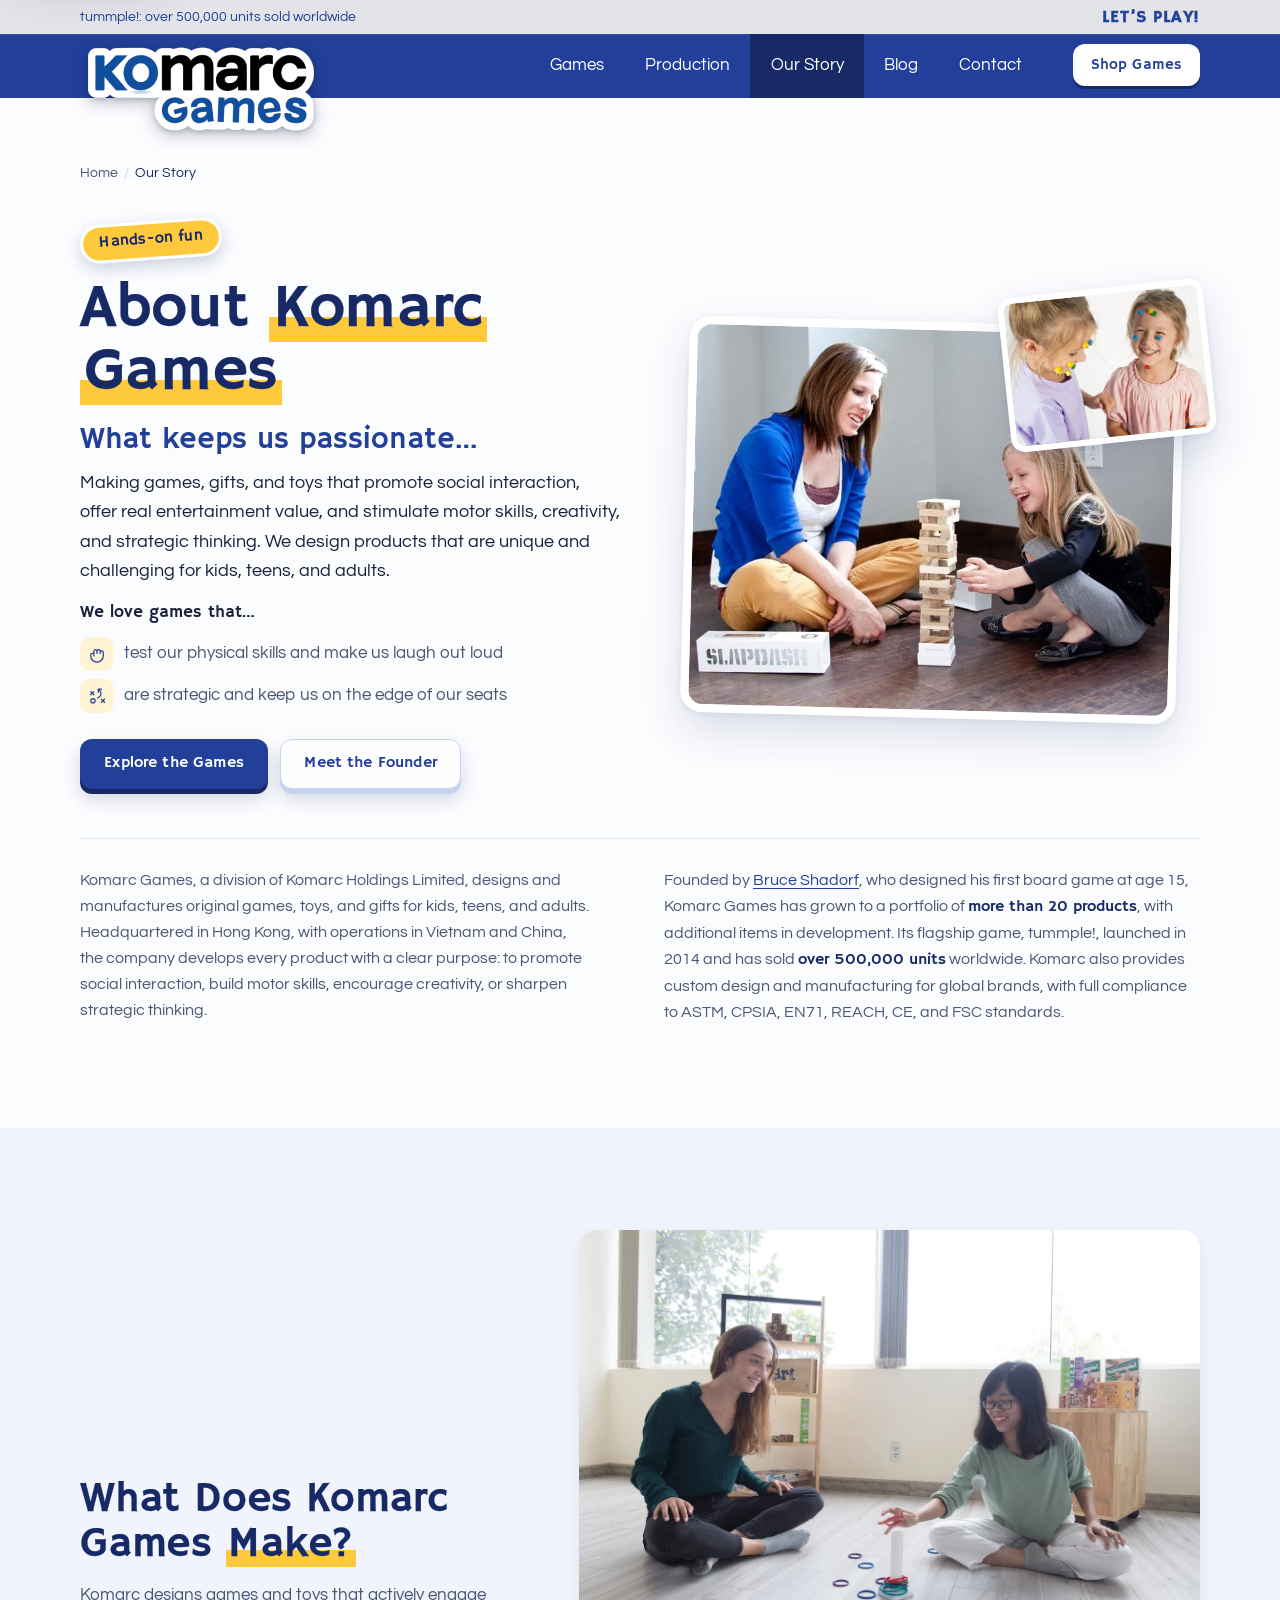
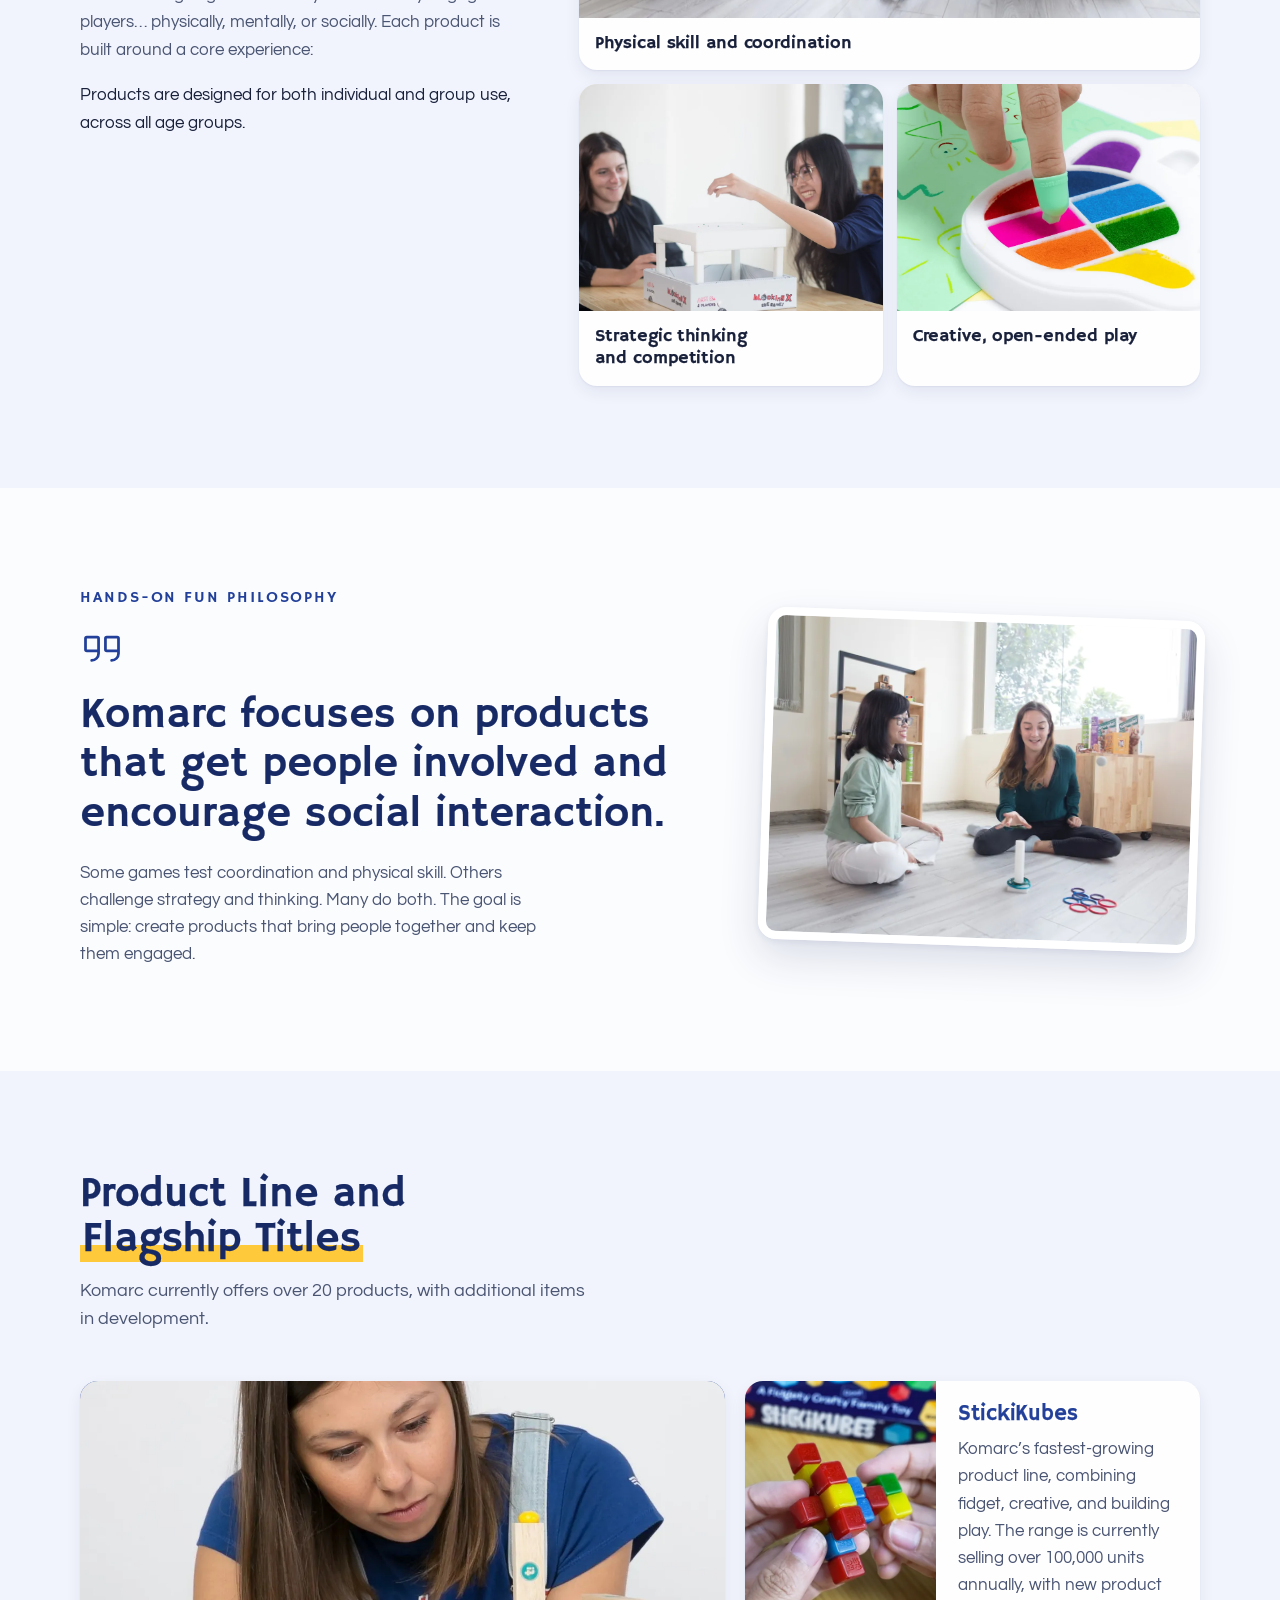
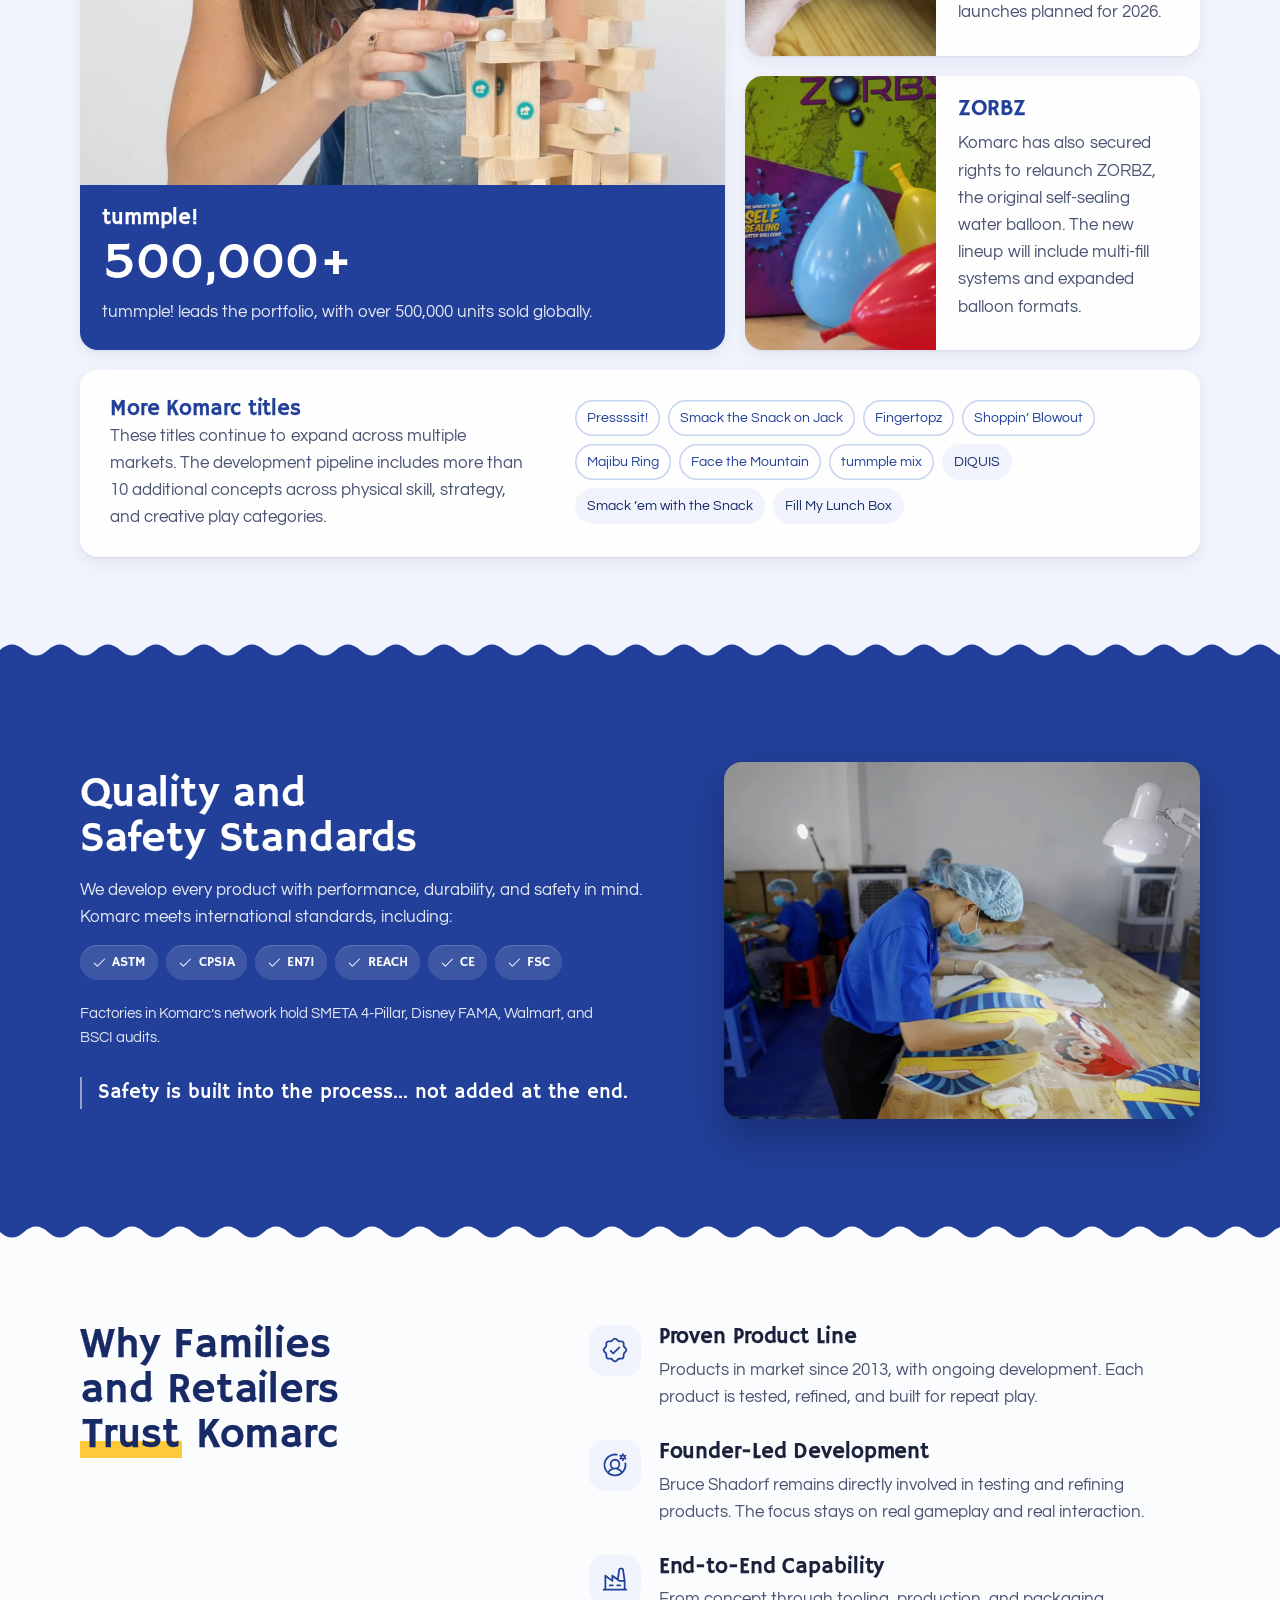
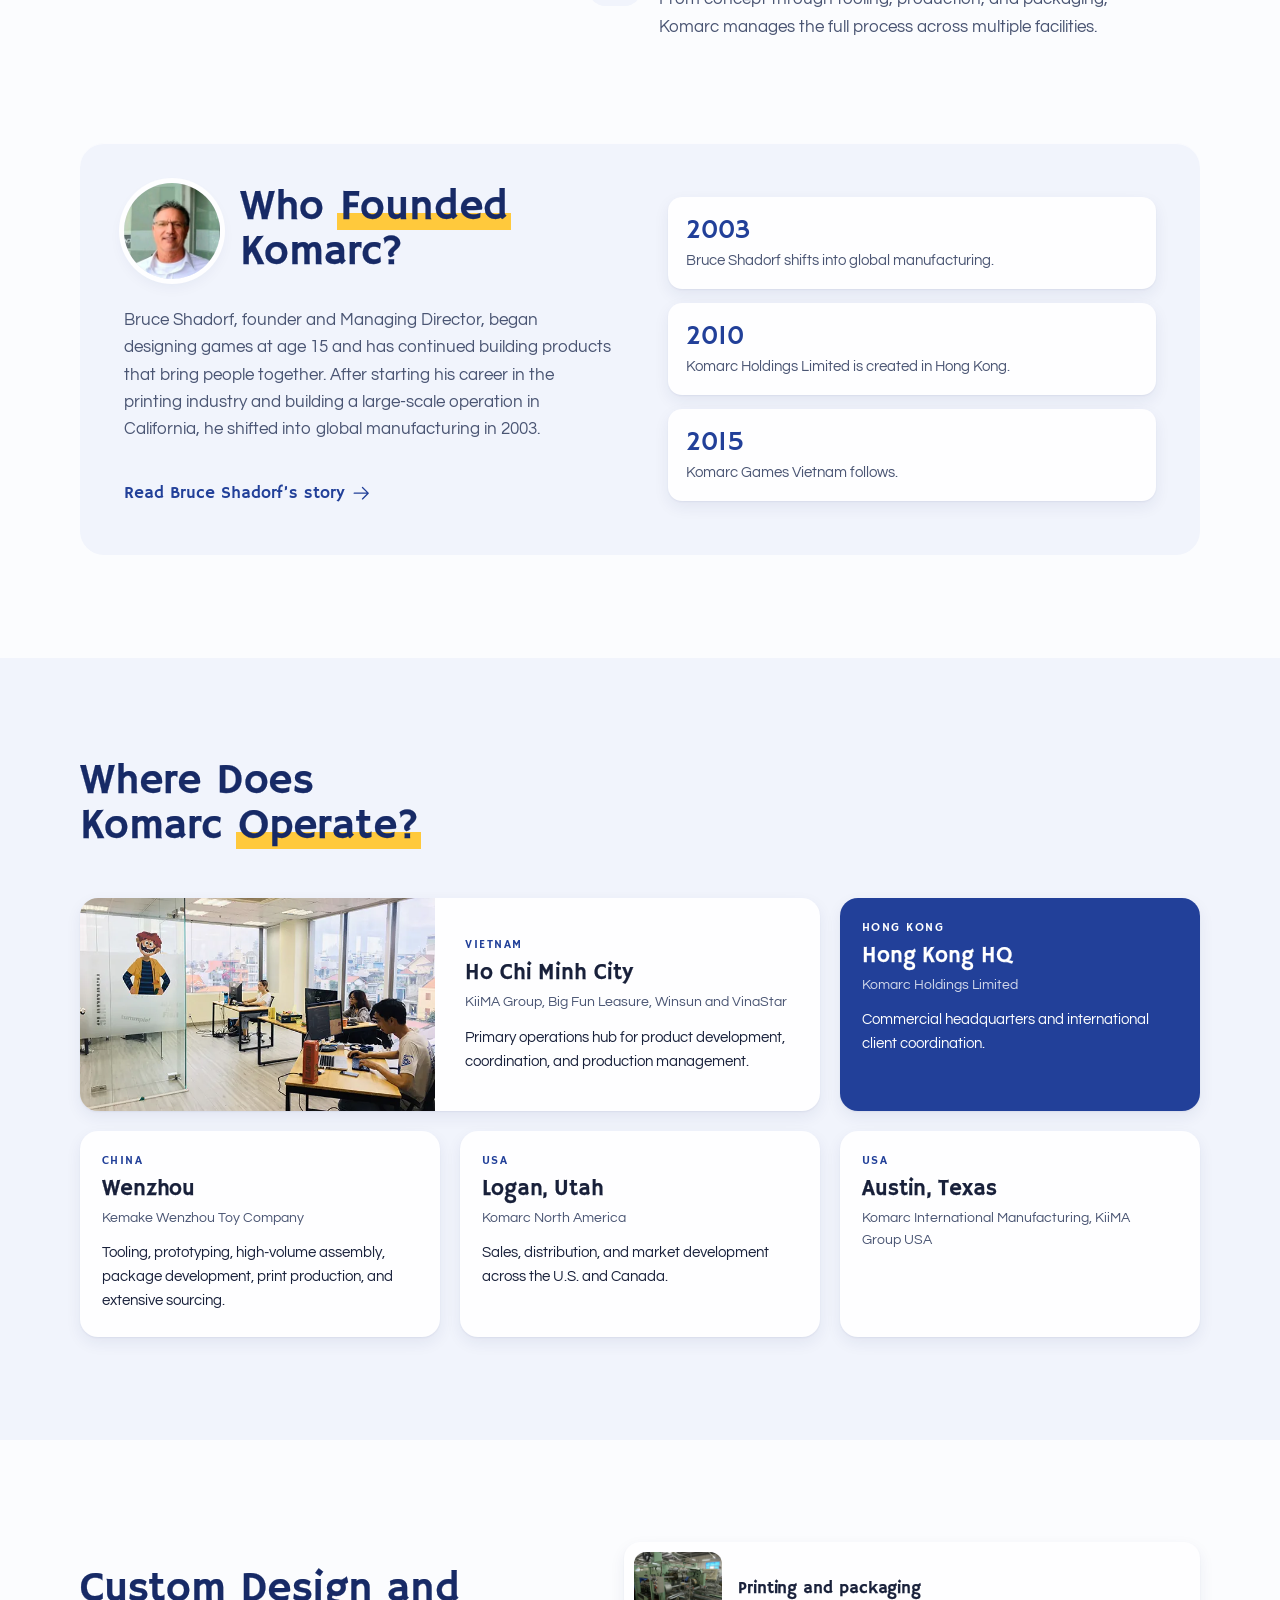
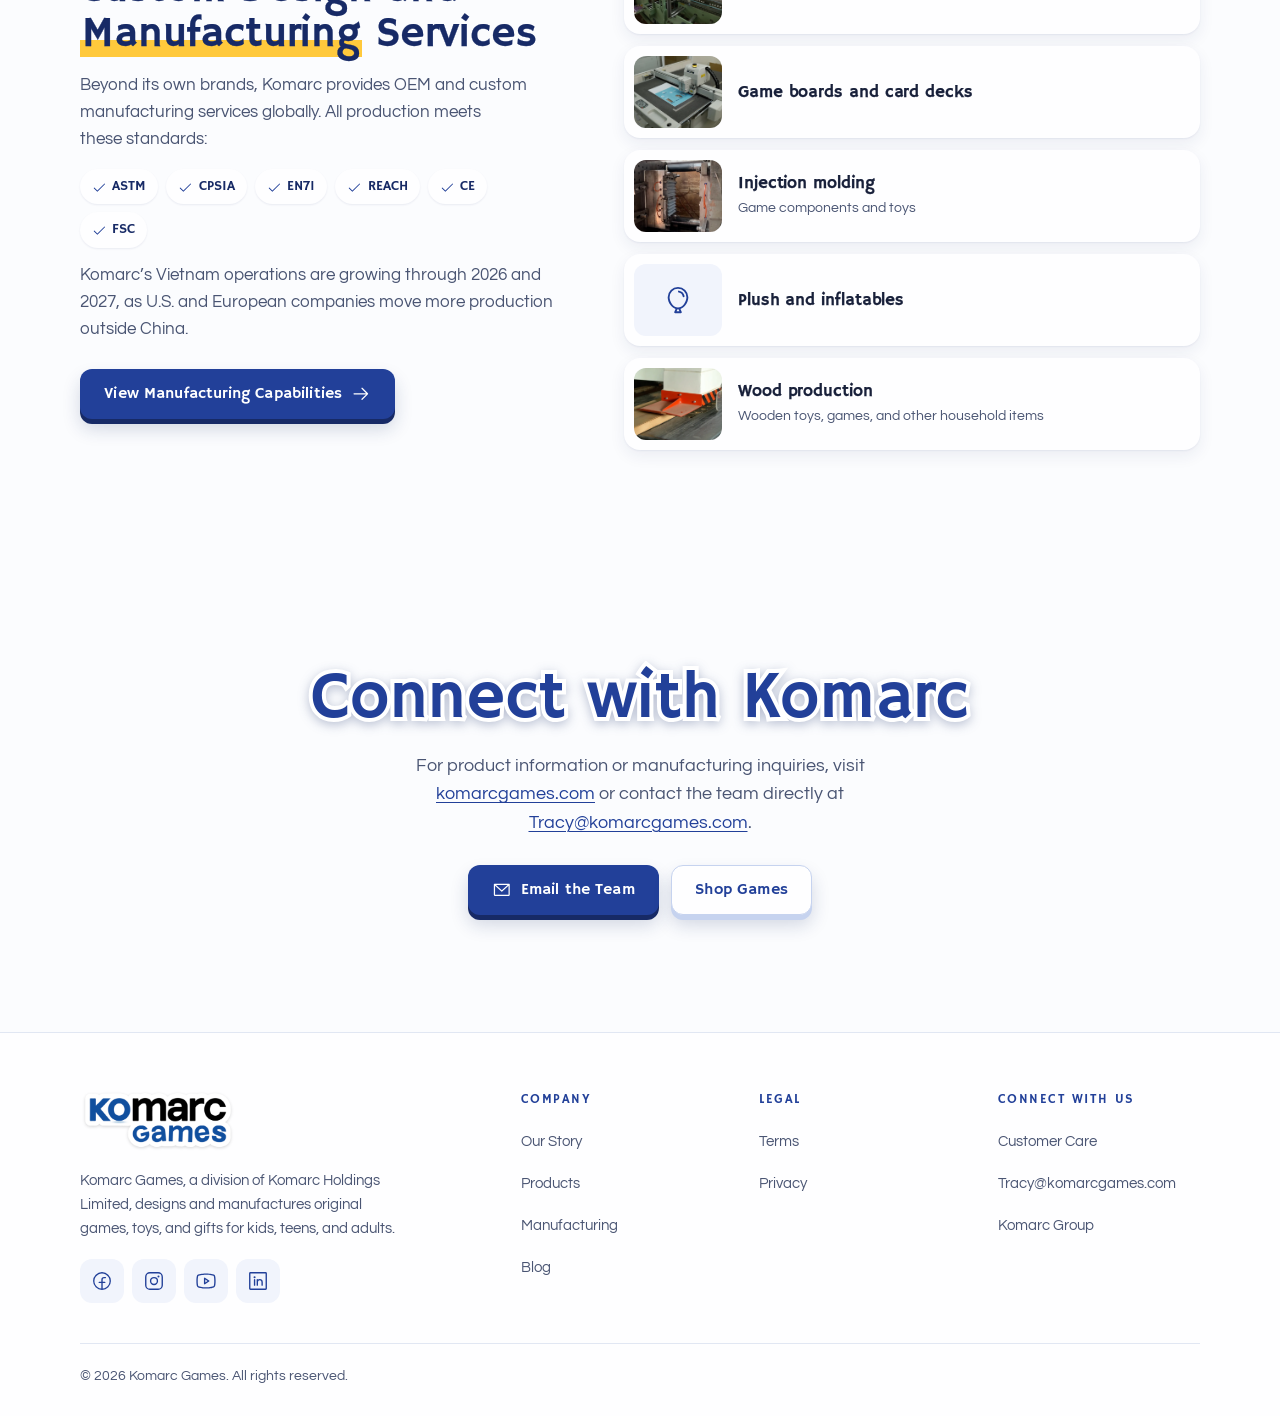
<file: komarc-games/about-us.html>
<!doctype html>
<html lang="en" class="no-js">
<head>
<meta charset="utf-8">
<meta name="viewport" content="width=device-width, initial-scale=1">
<meta name="robots" content="noindex, nofollow">
<title>About Komarc Games | Our Story</title>
<meta name="description" content="Komarc Games, a division of Komarc Holdings Limited, designs and manufactures original games, toys, and gifts, with operations in Vietnam, China, Hong Kong, and the U.S.">
<link rel="canonical" href="https://komarcgames.com/our-story/">
<meta property="og:type" content="website">
<meta property="og:site_name" content="Komarc Games">
<meta property="og:title" content="About Komarc Games | Our Story">
<meta property="og:description" content="Komarc Games, a division of Komarc Holdings Limited, designs and manufactures original games, toys, and gifts, with operations in Vietnam, China, Hong Kong, and the U.S.">
<meta property="og:image" content="https://komarcgames.com/assets/img/about-slapdash-family.webp">
<meta name="theme-color" content="#224099">
<link rel="icon" href="https://komarcgames.com/images/home/komarcgames-fav-16x16.png">
<link rel="preconnect" href="https://fonts.googleapis.com">
<link rel="preconnect" href="https://fonts.gstatic.com" crossorigin>
<link rel="stylesheet" href="https://fonts.googleapis.com/css2?family=Hammersmith+One&family=Questrial&display=swap">
<link rel="stylesheet" href="assets/css/komarc.css?v=dd76875e">
<script>document.documentElement.classList.replace('no-js', 'js');</script>
<script type="application/ld+json">
{
  "@context": "https://schema.org",
  "@graph": [
    {
      "@type": "AboutPage",
      "@id": "https://komarcgames.com/our-story/#webpage",
      "url": "https://komarcgames.com/our-story/",
      "name": "About Komarc Games",
      "isPartOf": {
        "@id": "https://komarcgames.com/#website"
      },
      "about": {
        "@id": "https://komarcgames.com/#organization"
      },
      "mainEntity": {
        "@id": "https://komarcgames.com/#organization"
      },
      "breadcrumb": {
        "@id": "https://komarcgames.com/our-story/#breadcrumb"
      }
    },
    {
      "@type": "BreadcrumbList",
      "@id": "https://komarcgames.com/our-story/#breadcrumb",
      "itemListElement": [
        {
          "@type": "ListItem",
          "position": 1,
          "name": "Home",
          "item": "https://komarcgames.com/"
        },
        {
          "@type": "ListItem",
          "position": 2,
          "name": "Our Story",
          "item": "https://komarcgames.com/our-story/"
        }
      ]
    },
    {
      "@type": "Organization",
      "@id": "https://komarcgames.com/#organization",
      "name": "Komarc Games",
      "url": "https://komarcgames.com/",
      "logo": "https://komarcgames.com/assets/img/komarc-games-logo.png",
      "description": "Komarc Games, a division of Komarc Holdings Limited, designs and manufactures original games, toys, and gifts for kids, teens, and adults.",
      "founder": {
        "@id": "https://komarcgames.com/#bruce-shadorf"
      },
      "email": "Tracy@komarcgames.com",
      "parentOrganization": {
        "@type": "Organization",
        "@id": "https://komarc.com/#organization",
        "name": "Komarc Holdings Limited",
        "url": "https://komarc.com/",
        "foundingDate": "2010",
        "address": {
          "@type": "PostalAddress",
          "addressLocality": "Tsuen Wan",
          "addressRegion": "Hong Kong",
          "addressCountry": "HK"
        }
      },
      "subOrganization": [
        {
          "@type": "Organization",
          "name": "Komarc Games Vietnam",
          "foundingDate": "2015",
          "address": {
            "@type": "PostalAddress",
            "addressLocality": "Ho Chi Minh City",
            "addressCountry": "VN"
          }
        },
        {
          "@type": "Organization",
          "name": "Komarc North America",
          "address": {
            "@type": "PostalAddress",
            "addressLocality": "Logan",
            "addressRegion": "UT",
            "addressCountry": "US"
          }
        }
      ],
      "location": [
        {
          "@type": "Place",
          "address": {
            "@type": "PostalAddress",
            "addressLocality": "Ho Chi Minh City",
            "addressCountry": "VN"
          }
        },
        {
          "@type": "Place",
          "address": {
            "@type": "PostalAddress",
            "addressLocality": "Tsuen Wan",
            "addressCountry": "HK",
            "addressRegion": "Hong Kong"
          }
        },
        {
          "@type": "Place",
          "address": {
            "@type": "PostalAddress",
            "addressLocality": "Wenzhou",
            "addressCountry": "CN",
            "addressRegion": "Zhejiang"
          },
          "name": "Kemake Wenzhou Toy Company"
        },
        {
          "@type": "Place",
          "address": {
            "@type": "PostalAddress",
            "addressLocality": "Logan",
            "addressCountry": "US",
            "addressRegion": "UT"
          },
          "name": "Komarc North America"
        },
        {
          "@type": "Place",
          "address": {
            "@type": "PostalAddress",
            "addressLocality": "Austin",
            "addressCountry": "US",
            "addressRegion": "TX"
          },
          "name": "Komarc International Manufacturing"
        }
      ],
      "knowsAbout": [
        "Game design",
        "Toy manufacturing",
        "Wood manufacturing",
        "Injection molding",
        "Printing and packaging",
        "OEM manufacturing"
      ],
      "sameAs": [
        "https://www.facebook.com/komarcgames/",
        "https://www.instagram.com/komarc.games/",
        "https://www.youtube.com/channel/UCL7bGy6giu_oYVrYV493oVg",
        "https://www.linkedin.com/company/komarcgames"
      ]
    },
    {
      "@type": "Person",
      "@id": "https://komarcgames.com/#bruce-shadorf",
      "name": "Bruce Shadorf",
      "jobTitle": "Founder & Managing Director",
      "url": "https://komarcgames.com/bruce-shadorf/",
      "worksFor": {
        "@id": "https://komarcgames.com/#organization"
      }
    }
  ]
}
</script>
</head>
<body>
<svg xmlns="http://www.w3.org/2000/svg" style="display:none" aria-hidden="true"><symbol id="i-airplane-tilt" viewBox="0 0 256 256"><path d="M185.33,114.21l29.14-27.42.17-.17a32,32,0,0,0-45.26-45.26c0,.06-.11.11-.17.17L141.79,70.67l-83-30.2a8,8,0,0,0-8.39,1.86l-24,24a8,8,0,0,0,1.22,12.31l63.89,42.59L76.69,136H56a8,8,0,0,0-5.65,2.34l-24,24A8,8,0,0,0,29,175.42l36.82,14.73,14.7,36.75.06.16a8,8,0,0,0,13.18,2.47l23.87-23.88A8,8,0,0,0,120,200V179.31l14.76-14.76,42.59,63.89a8,8,0,0,0,12.31,1.22l24-24a8,8,0,0,0,1.86-8.39Zm-.07,97.23-42.59-63.88A8,8,0,0,0,136.8,144c-.27,0-.53,0-.79,0a8,8,0,0,0-5.66,2.35l-24,24A8,8,0,0,0,104,176v20.69L90.93,209.76,79.43,181A8,8,0,0,0,75,176.57l-28.74-11.5L59.32,152H80a8,8,0,0,0,5.66-2.34l24-24a8,8,0,0,0-1.22-12.32L44.56,70.74l13.5-13.49,83.22,30.26a8,8,0,0,0,8.56-2L180.78,52.6A16,16,0,0,1,203.4,75.23l-32.87,30.93a8,8,0,0,0-2,8.56l30.26,83.22Z"/></symbol><symbol id="i-arrow-right" viewBox="0 0 256 256"><path d="M221.66,133.66l-72,72a8,8,0,0,1-11.32-11.32L196.69,136H40a8,8,0,0,1,0-16H196.69L138.34,61.66a8,8,0,0,1,11.32-11.32l72,72A8,8,0,0,1,221.66,133.66Z"/></symbol><symbol id="i-arrow-up-right" viewBox="0 0 256 256"><path d="M200,64V168a8,8,0,0,1-16,0V83.31L69.66,197.66a8,8,0,0,1-11.32-11.32L172.69,72H88a8,8,0,0,1,0-16H192A8,8,0,0,1,200,64Z"/></symbol><symbol id="i-arrows-clockwise" viewBox="0 0 256 256"><path d="M224,48V96a8,8,0,0,1-8,8H168a8,8,0,0,1,0-16h28.69L182.06,73.37a79.56,79.56,0,0,0-56.13-23.43h-.45A79.52,79.52,0,0,0,69.59,72.71,8,8,0,0,1,58.41,61.27a96,96,0,0,1,135,.79L208,76.69V48a8,8,0,0,1,16,0ZM186.41,183.29a80,80,0,0,1-112.47-.66L59.31,168H88a8,8,0,0,0,0-16H40a8,8,0,0,0-8,8v48a8,8,0,0,0,16,0V179.31l14.63,14.63A95.43,95.43,0,0,0,130,222.06h.53a95.36,95.36,0,0,0,67.07-27.33,8,8,0,0,0-11.18-11.44Z"/></symbol><symbol id="i-balloon" viewBox="0 0 256 256"><path d="M128,16a88.1,88.1,0,0,0-88,88c0,23.43,9.4,49.42,25.13,69.5,12.08,15.41,26.5,26,41.91,31.09L96.65,228.85A8,8,0,0,0,104,240h48a8,8,0,0,0,7.35-11.15L149,204.59c15.4-5.07,29.83-15.68,41.91-31.09C206.6,153.42,216,127.43,216,104A88.1,88.1,0,0,0,128,16Zm11.87,208H116.13l6.94-16.19c1.64.12,3.28.19,4.93.19s3.29-.07,4.93-.19Zm38.4-60.37C163.94,181.93,146.09,192,128,192s-35.94-10.07-50.27-28.37C64.12,146.27,56,124,56,104a72,72,0,0,1,144,0C200,124,191.88,146.27,178.27,163.63Zm-1-59.74A8.52,8.52,0,0,1,176,104a8,8,0,0,1-7.88-6.68,41.29,41.29,0,0,0-33.43-33.43,8,8,0,1,1,2.64-15.78,57.5,57.5,0,0,1,46.57,46.57A8,8,0,0,1,177.32,103.89Z"/></symbol><symbol id="i-briefcase" viewBox="0 0 256 256"><path d="M216,56H176V48a24,24,0,0,0-24-24H104A24,24,0,0,0,80,48v8H40A16,16,0,0,0,24,72V200a16,16,0,0,0,16,16H216a16,16,0,0,0,16-16V72A16,16,0,0,0,216,56ZM96,48a8,8,0,0,1,8-8h48a8,8,0,0,1,8,8v8H96ZM216,72v41.61A184,184,0,0,1,128,136a184.07,184.07,0,0,1-88-22.38V72Zm0,128H40V131.64A200.19,200.19,0,0,0,128,152a200.25,200.25,0,0,0,88-20.37V200ZM104,112a8,8,0,0,1,8-8h32a8,8,0,0,1,0,16H112A8,8,0,0,1,104,112Z"/></symbol><symbol id="i-buildings" viewBox="0 0 256 256"><path d="M240,208H224V96a16,16,0,0,0-16-16H144V32a16,16,0,0,0-24.88-13.32L39.12,72A16,16,0,0,0,32,85.34V208H16a8,8,0,0,0,0,16H240a8,8,0,0,0,0-16ZM208,96V208H144V96ZM48,85.34,128,32V208H48ZM112,112v16a8,8,0,0,1-16,0V112a8,8,0,1,1,16,0Zm-32,0v16a8,8,0,0,1-16,0V112a8,8,0,1,1,16,0Zm0,56v16a8,8,0,0,1-16,0V168a8,8,0,0,1,16,0Zm32,0v16a8,8,0,0,1-16,0V168a8,8,0,0,1,16,0Z"/></symbol><symbol id="i-cards" viewBox="0 0 256 256"><path d="M184,72H40A16,16,0,0,0,24,88V200a16,16,0,0,0,16,16H184a16,16,0,0,0,16-16V88A16,16,0,0,0,184,72Zm0,128H40V88H184V200ZM232,56V176a8,8,0,0,1-16,0V56H64a8,8,0,0,1,0-16H216A16,16,0,0,1,232,56Z"/></symbol><symbol id="i-check" viewBox="0 0 256 256"><path d="M229.66,77.66l-128,128a8,8,0,0,1-11.32,0l-56-56a8,8,0,0,1,11.32-11.32L96,188.69,218.34,66.34a8,8,0,0,1,11.32,11.32Z"/></symbol><symbol id="i-cube" viewBox="0 0 256 256"><path d="M223.68,66.15,135.68,18h0a15.88,15.88,0,0,0-15.36,0l-88,48.17a16,16,0,0,0-8.32,14v95.64a16,16,0,0,0,8.32,14l88,48.17a15.88,15.88,0,0,0,15.36,0l88-48.17a16,16,0,0,0,8.32-14V80.18A16,16,0,0,0,223.68,66.15ZM128,32h0l80.34,44L128,120,47.66,76ZM40,90l80,43.78v85.79L40,175.82Zm96,129.57V133.82L216,90v85.78Z"/></symbol><symbol id="i-envelope-simple" viewBox="0 0 256 256"><path d="M224,48H32a8,8,0,0,0-8,8V192a16,16,0,0,0,16,16H216a16,16,0,0,0,16-16V56A8,8,0,0,0,224,48ZM203.43,64,128,133.15,52.57,64ZM216,192H40V74.19l82.59,75.71a8,8,0,0,0,10.82,0L216,74.19V192Z"/></symbol><symbol id="i-facebook-logo" viewBox="0 0 256 256"><path d="M128,24A104,104,0,1,0,232,128,104.11,104.11,0,0,0,128,24Zm8,191.63V152h24a8,8,0,0,0,0-16H136V112a16,16,0,0,1,16-16h16a8,8,0,0,0,0-16H152a32,32,0,0,0-32,32v24H96a8,8,0,0,0,0,16h24v63.63a88,88,0,1,1,16,0Z"/></symbol><symbol id="i-factory" viewBox="0 0 256 256"><path d="M116,176a8,8,0,0,1-8,8H80a8,8,0,0,1,0-16h28A8,8,0,0,1,116,176Zm60-8H148a8,8,0,0,0,0,16h28a8,8,0,0,0,0-16Zm64,48a8,8,0,0,1-8,8H24a8,8,0,0,1,0-16h8V88a8,8,0,0,1,12.8-6.4L96,120V88a8,8,0,0,1,12.8-6.4l38.74,29.05L159.1,29.74A16.08,16.08,0,0,1,174.94,16h18.12A16.08,16.08,0,0,1,208.9,29.74l15,105.13s.08.78.08,1.13v72h8A8,8,0,0,1,240,216Zm-77.86-94.4,8.53,6.4h36.11L193.06,32H174.94ZM48,208H208V144H168a8,8,0,0,1-4.8-1.6l-14.4-10.8,0,0L112,104v32a8,8,0,0,1-12.8,6.4L48,104Z"/></symbol><symbol id="i-globe-hemisphere-east" viewBox="0 0 256 256"><path d="M128,24A104,104,0,1,0,232,128,104.11,104.11,0,0,0,128,24Zm0,16a87.5,87.5,0,0,1,48,14.28V74L153.83,99.74,122.36,104l-.31-.22L102.38,90.92A16,16,0,0,0,79.87,95.1L58.93,126.4a16,16,0,0,0-2.7,8.81L56,171.44l-3.27,2.15A88,88,0,0,1,128,40ZM62.29,186.47l2.52-1.65A16,16,0,0,0,72,171.53l.21-36.23L93.17,104a3.62,3.62,0,0,0,.32.22l19.67,12.87a15.94,15.94,0,0,0,11.35,2.77L156,115.59a16,16,0,0,0,10-5.41l22.17-25.76A16,16,0,0,0,192,74V67.67A87.87,87.87,0,0,1,211.77,155l-16.14-14.76a16,16,0,0,0-16.93-3l-30.46,12.65a16.08,16.08,0,0,0-9.68,12.45l-2.39,16.19a16,16,0,0,0,11.77,17.81L169.4,202l2.36,2.37A87.88,87.88,0,0,1,62.29,186.47ZM185,195l-4.3-4.31a16,16,0,0,0-7.26-4.18L152,180.85l2.39-16.19L184.84,152,205,170.48A88.43,88.43,0,0,1,185,195Z"/></symbol><symbol id="i-graduation-cap" viewBox="0 0 256 256"><path d="M251.76,88.94l-120-64a8,8,0,0,0-7.52,0l-120,64a8,8,0,0,0,0,14.12L32,117.87v48.42a15.91,15.91,0,0,0,4.06,10.65C49.16,191.53,78.51,216,128,216a130,130,0,0,0,48-8.76V240a8,8,0,0,0,16,0V199.51a115.63,115.63,0,0,0,27.94-22.57A15.91,15.91,0,0,0,224,166.29V117.87l27.76-14.81a8,8,0,0,0,0-14.12ZM128,200c-43.27,0-68.72-21.14-80-33.71V126.4l76.24,40.66a8,8,0,0,0,7.52,0L176,143.47v46.34C163.4,195.69,147.52,200,128,200Zm80-33.75a97.83,97.83,0,0,1-16,14.25V134.93l16-8.53ZM188,118.94l-.22-.13-56-29.87a8,8,0,0,0-7.52,14.12L171,128l-43,22.93L25,96,128,41.07,231,96Z"/></symbol><symbol id="i-hand-grabbing" viewBox="0 0 256 256"><path d="M188,80a27.79,27.79,0,0,0-13.36,3.4,28,28,0,0,0-46.64-11A28,28,0,0,0,80,92v20H68a28,28,0,0,0-28,28v12a88,88,0,0,0,176,0V108A28,28,0,0,0,188,80Zm12,72a72,72,0,0,1-144,0V140a12,12,0,0,1,12-12H80v24a8,8,0,0,0,16,0V92a12,12,0,0,1,24,0v28a8,8,0,0,0,16,0V92a12,12,0,0,1,24,0v28a8,8,0,0,0,16,0V108a12,12,0,0,1,24,0Z"/></symbol><symbol id="i-handshake" viewBox="0 0 256 256"><path d="M254.3,107.91,228.78,56.85a16,16,0,0,0-21.47-7.15L182.44,62.13,130.05,48.27a8.14,8.14,0,0,0-4.1,0L73.56,62.13,48.69,49.7a16,16,0,0,0-21.47,7.15L1.7,107.9a16,16,0,0,0,7.15,21.47l27,13.51,55.49,39.63a8.06,8.06,0,0,0,2.71,1.25l64,16a8,8,0,0,0,7.6-2.1l55.07-55.08,26.42-13.21a16,16,0,0,0,7.15-21.46Zm-54.89,33.37L165,113.72a8,8,0,0,0-10.68.61C136.51,132.27,116.66,130,104,122L147.24,80h31.81l27.21,54.41ZM41.53,64,62,74.22,36.43,125.27,16,115.06Zm116,119.13L99.42,168.61l-49.2-35.14,28-56L128,64.28l9.8,2.59-45,43.68-.08.09a16,16,0,0,0,2.72,24.81c20.56,13.13,45.37,11,64.91-5L188,152.66Zm62-57.87-25.52-51L214.47,64,240,115.06Zm-87.75,92.67a8,8,0,0,1-7.75,6.06,8.13,8.13,0,0,1-1.95-.24L80.41,213.33a7.89,7.89,0,0,1-2.71-1.25L51.35,193.26a8,8,0,0,1,9.3-13l25.11,17.94L126,208.24A8,8,0,0,1,131.82,217.94Z"/></symbol><symbol id="i-hourglass-medium" viewBox="0 0 256 256"><path d="M200,75.64V40a16,16,0,0,0-16-16H72A16,16,0,0,0,56,40V76a16.07,16.07,0,0,0,6.4,12.8L114.67,128,62.4,167.2A16.07,16.07,0,0,0,56,180v36a16,16,0,0,0,16,16H184a16,16,0,0,0,16-16V180.36a16.09,16.09,0,0,0-6.35-12.77L141.27,128l52.38-39.6A16.05,16.05,0,0,0,200,75.64ZM72,40H184V75.64L178.23,80H77.33L72,76Zm56,78L98.67,96h58.4Zm56,98H72V180l48-36v24a8,8,0,0,0,16,0V144.08l48,36.28Z"/></symbol><symbol id="i-instagram-logo" viewBox="0 0 256 256"><path d="M128,80a48,48,0,1,0,48,48A48.05,48.05,0,0,0,128,80Zm0,80a32,32,0,1,1,32-32A32,32,0,0,1,128,160ZM176,24H80A56.06,56.06,0,0,0,24,80v96a56.06,56.06,0,0,0,56,56h96a56.06,56.06,0,0,0,56-56V80A56.06,56.06,0,0,0,176,24Zm40,152a40,40,0,0,1-40,40H80a40,40,0,0,1-40-40V80A40,40,0,0,1,80,40h96a40,40,0,0,1,40,40ZM192,76a12,12,0,1,1-12-12A12,12,0,0,1,192,76Z"/></symbol><symbol id="i-lightbulb" viewBox="0 0 256 256"><path d="M176,232a8,8,0,0,1-8,8H88a8,8,0,0,1,0-16h80A8,8,0,0,1,176,232Zm40-128a87.55,87.55,0,0,1-33.64,69.21A16.24,16.24,0,0,0,176,186v6a16,16,0,0,1-16,16H96a16,16,0,0,1-16-16v-6a16,16,0,0,0-6.23-12.66A87.59,87.59,0,0,1,40,104.49C39.74,56.83,78.26,17.14,125.88,16A88,88,0,0,1,216,104Zm-16,0a72,72,0,0,0-73.74-72c-39,.92-70.47,33.39-70.26,72.39a71.65,71.65,0,0,0,27.64,56.3A32,32,0,0,1,96,186v6h64v-6a32.15,32.15,0,0,1,12.47-25.35A71.65,71.65,0,0,0,200,104Zm-16.11-9.34a57.6,57.6,0,0,0-46.56-46.55,8,8,0,0,0-2.66,15.78c16.57,2.79,30.63,16.85,33.44,33.45A8,8,0,0,0,176,104a9,9,0,0,0,1.35-.11A8,8,0,0,0,183.89,94.66Z"/></symbol><symbol id="i-linkedin-logo" viewBox="0 0 256 256"><path d="M216,24H40A16,16,0,0,0,24,40V216a16,16,0,0,0,16,16H216a16,16,0,0,0,16-16V40A16,16,0,0,0,216,24Zm0,192H40V40H216V216ZM96,112v64a8,8,0,0,1-16,0V112a8,8,0,0,1,16,0Zm88,28v36a8,8,0,0,1-16,0V140a20,20,0,0,0-40,0v36a8,8,0,0,1-16,0V112a8,8,0,0,1,15.79-1.78A36,36,0,0,1,184,140ZM100,84A12,12,0,1,1,88,72,12,12,0,0,1,100,84Z"/></symbol><symbol id="i-list" viewBox="0 0 256 256"><path d="M224,128a8,8,0,0,1-8,8H40a8,8,0,0,1,0-16H216A8,8,0,0,1,224,128ZM40,72H216a8,8,0,0,0,0-16H40a8,8,0,0,0,0,16ZM216,184H40a8,8,0,0,0,0,16H216a8,8,0,0,0,0-16Z"/></symbol><symbol id="i-map-pin" viewBox="0 0 256 256"><path d="M128,64a40,40,0,1,0,40,40A40,40,0,0,0,128,64Zm0,64a24,24,0,1,1,24-24A24,24,0,0,1,128,128Zm0-112a88.1,88.1,0,0,0-88,88c0,31.4,14.51,64.68,42,96.25a254.19,254.19,0,0,0,41.45,38.3,8,8,0,0,0,9.18,0A254.19,254.19,0,0,0,174,200.25c27.45-31.57,42-64.85,42-96.25A88.1,88.1,0,0,0,128,16Zm0,206c-16.53-13-72-60.75-72-118a72,72,0,0,1,144,0C200,161.23,144.53,209,128,222Z"/></symbol><symbol id="i-package" viewBox="0 0 256 256"><path d="M223.68,66.15,135.68,18a15.88,15.88,0,0,0-15.36,0l-88,48.17a16,16,0,0,0-8.32,14v95.64a16,16,0,0,0,8.32,14l88,48.17a15.88,15.88,0,0,0,15.36,0l88-48.17a16,16,0,0,0,8.32-14V80.18A16,16,0,0,0,223.68,66.15ZM128,32l80.34,44-29.77,16.3-80.35-44ZM128,120,47.66,76l33.9-18.56,80.34,44ZM40,90l80,43.78v85.79L40,175.82Zm176,85.78h0l-80,43.79V133.82l32-17.51V152a8,8,0,0,0,16,0V107.55L216,90v85.77Z"/></symbol><symbol id="i-palette" viewBox="0 0 256 256"><path d="M200.77,53.89A103.27,103.27,0,0,0,128,24h-1.07A104,104,0,0,0,24,128c0,43,26.58,79.06,69.36,94.17A32,32,0,0,0,136,192a16,16,0,0,1,16-16h46.21a31.81,31.81,0,0,0,31.2-24.88,104.43,104.43,0,0,0,2.59-24A103.28,103.28,0,0,0,200.77,53.89Zm13,93.71A15.89,15.89,0,0,1,198.21,160H152a32,32,0,0,0-32,32,16,16,0,0,1-21.31,15.07C62.49,194.3,40,164,40,128a88,88,0,0,1,87.09-88h.9a88.35,88.35,0,0,1,88,87.25A88.86,88.86,0,0,1,213.81,147.6ZM140,76a12,12,0,1,1-12-12A12,12,0,0,1,140,76ZM96,100A12,12,0,1,1,84,88,12,12,0,0,1,96,100Zm0,56a12,12,0,1,1-12-12A12,12,0,0,1,96,156Zm88-56a12,12,0,1,1-12-12A12,12,0,0,1,184,100Z"/></symbol><symbol id="i-printer" viewBox="0 0 256 256"><path d="M214.67,72H200V40a8,8,0,0,0-8-8H64a8,8,0,0,0-8,8V72H41.33C27.36,72,16,82.77,16,96v80a8,8,0,0,0,8,8H56v32a8,8,0,0,0,8,8H192a8,8,0,0,0,8-8V184h32a8,8,0,0,0,8-8V96C240,82.77,228.64,72,214.67,72ZM72,48H184V72H72ZM184,208H72V160H184Zm40-40H200V152a8,8,0,0,0-8-8H64a8,8,0,0,0-8,8v16H32V96c0-4.41,4.19-8,9.33-8H214.67c5.14,0,9.33,3.59,9.33,8Zm-24-52a12,12,0,1,1-12-12A12,12,0,0,1,200,116Z"/></symbol><symbol id="i-puzzle-piece" viewBox="0 0 256 256"><path d="M220.27,158.54a8,8,0,0,0-7.7-.46,20,20,0,1,1,0-36.16A8,8,0,0,0,224,114.69V72a16,16,0,0,0-16-16H171.78a35.36,35.36,0,0,0,.22-4,36.11,36.11,0,0,0-11.36-26.24,36,36,0,0,0-60.55,23.62,36.56,36.56,0,0,0,.14,6.62H64A16,16,0,0,0,48,72v32.22a35.36,35.36,0,0,0-4-.22,36.12,36.12,0,0,0-26.24,11.36,35.7,35.7,0,0,0-9.69,27,36.08,36.08,0,0,0,33.31,33.6,35.68,35.68,0,0,0,6.62-.14V208a16,16,0,0,0,16,16H208a16,16,0,0,0,16-16V165.31A8,8,0,0,0,220.27,158.54ZM208,208H64V165.31a8,8,0,0,0-11.43-7.23,20,20,0,1,1,0-36.16A8,8,0,0,0,64,114.69V72h46.69a8,8,0,0,0,7.23-11.43,20,20,0,1,1,36.16,0A8,8,0,0,0,161.31,72H208v32.23a35.68,35.68,0,0,0-6.62-.14A36,36,0,0,0,204,176a35.36,35.36,0,0,0,4-.22Z"/></symbol><symbol id="i-quotes" viewBox="0 0 256 256"><path d="M100,56H40A16,16,0,0,0,24,72v64a16,16,0,0,0,16,16h60v8a32,32,0,0,1-32,32,8,8,0,0,0,0,16,48.05,48.05,0,0,0,48-48V72A16,16,0,0,0,100,56Zm0,80H40V72h60ZM216,56H156a16,16,0,0,0-16,16v64a16,16,0,0,0,16,16h60v8a32,32,0,0,1-32,32,8,8,0,0,0,0,16,48.05,48.05,0,0,0,48-48V72A16,16,0,0,0,216,56Zm0,80H156V72h60Z"/></symbol><symbol id="i-rocket-launch" viewBox="0 0 256 256"><path d="M223.85,47.12a16,16,0,0,0-15-15c-12.58-.75-44.73.4-71.41,27.07L132.69,64H74.36A15.91,15.91,0,0,0,63,68.68L28.7,103a16,16,0,0,0,9.07,27.16l38.47,5.37,44.21,44.21,5.37,38.49a15.94,15.94,0,0,0,10.78,12.92,16.11,16.11,0,0,0,5.1.83A15.91,15.91,0,0,0,153,227.3L187.32,193A15.91,15.91,0,0,0,192,181.64V123.31l4.77-4.77C223.45,91.86,224.6,59.71,223.85,47.12ZM74.36,80h42.33L77.16,119.52,40,114.34Zm74.41-9.45a76.65,76.65,0,0,1,59.11-22.47,76.46,76.46,0,0,1-22.42,59.16L128,164.68,91.32,128ZM176,181.64,141.67,216l-5.19-37.17L176,139.31Zm-74.16,9.5C97.34,201,82.29,224,40,224a8,8,0,0,1-8-8c0-42.29,23-57.34,32.86-61.85a8,8,0,0,1,6.64,14.56c-6.43,2.93-20.62,12.36-23.12,38.91,26.55-2.5,36-16.69,38.91-23.12a8,8,0,1,1,14.56,6.64Z"/></symbol><symbol id="i-seal-check" viewBox="0 0 256 256"><path d="M225.86,102.82c-3.77-3.94-7.67-8-9.14-11.57-1.36-3.27-1.44-8.69-1.52-13.94-.15-9.76-.31-20.82-8-28.51s-18.75-7.85-28.51-8c-5.25-.08-10.67-.16-13.94-1.52-3.56-1.47-7.63-5.37-11.57-9.14C146.28,23.51,138.44,16,128,16s-18.27,7.51-25.18,14.14c-3.94,3.77-8,7.67-11.57,9.14C88,40.64,82.56,40.72,77.31,40.8c-9.76.15-20.82.31-28.51,8S41,67.55,40.8,77.31c-.08,5.25-.16,10.67-1.52,13.94-1.47,3.56-5.37,7.63-9.14,11.57C23.51,109.72,16,117.56,16,128s7.51,18.27,14.14,25.18c3.77,3.94,7.67,8,9.14,11.57,1.36,3.27,1.44,8.69,1.52,13.94.15,9.76.31,20.82,8,28.51s18.75,7.85,28.51,8c5.25.08,10.67.16,13.94,1.52,3.56,1.47,7.63,5.37,11.57,9.14C109.72,232.49,117.56,240,128,240s18.27-7.51,25.18-14.14c3.94-3.77,8-7.67,11.57-9.14,3.27-1.36,8.69-1.44,13.94-1.52,9.76-.15,20.82-.31,28.51-8s7.85-18.75,8-28.51c.08-5.25.16-10.67,1.52-13.94,1.47-3.56,5.37-7.63,9.14-11.57C232.49,146.28,240,138.44,240,128S232.49,109.73,225.86,102.82Zm-11.55,39.29c-4.79,5-9.75,10.17-12.38,16.52-2.52,6.1-2.63,13.07-2.73,19.82-.1,7-.21,14.33-3.32,17.43s-10.39,3.22-17.43,3.32c-6.75.1-13.72.21-19.82,2.73-6.35,2.63-11.52,7.59-16.52,12.38S132,224,128,224s-9.15-4.92-14.11-9.69-10.17-9.75-16.52-12.38c-6.1-2.52-13.07-2.63-19.82-2.73-7-.1-14.33-.21-17.43-3.32s-3.22-10.39-3.32-17.43c-.1-6.75-.21-13.72-2.73-19.82-2.63-6.35-7.59-11.52-12.38-16.52S32,132,32,128s4.92-9.15,9.69-14.11,9.75-10.17,12.38-16.52c2.52-6.1,2.63-13.07,2.73-19.82.1-7,.21-14.33,3.32-17.43S70.51,56.9,77.55,56.8c6.75-.1,13.72-.21,19.82-2.73,6.35-2.63,11.52-7.59,16.52-12.38S124,32,128,32s9.15,4.92,14.11,9.69,10.17,9.75,16.52,12.38c6.1,2.52,13.07,2.63,19.82,2.73,7,.1,14.33.21,17.43,3.32s3.22,10.39,3.32,17.43c.1,6.75.21,13.72,2.73,19.82,2.63,6.35,7.59,11.52,12.38,16.52S224,124,224,128,219.08,137.15,214.31,142.11ZM173.66,98.34a8,8,0,0,1,0,11.32l-56,56a8,8,0,0,1-11.32,0l-24-24a8,8,0,0,1,11.32-11.32L112,148.69l50.34-50.35A8,8,0,0,1,173.66,98.34Z"/></symbol><symbol id="i-shield-check" viewBox="0 0 256 256"><path d="M208,40H48A16,16,0,0,0,32,56v56c0,52.72,25.52,84.67,46.93,102.19,23.06,18.86,46,25.26,47,25.53a8,8,0,0,0,4.2,0c1-.27,23.91-6.67,47-25.53C198.48,196.67,224,164.72,224,112V56A16,16,0,0,0,208,40Zm0,72c0,37.07-13.66,67.16-40.6,89.42A129.3,129.3,0,0,1,128,223.62a128.25,128.25,0,0,1-38.92-21.81C61.82,179.51,48,149.3,48,112l0-56,160,0ZM82.34,141.66a8,8,0,0,1,11.32-11.32L112,148.69l50.34-50.35a8,8,0,0,1,11.32,11.32l-56,56a8,8,0,0,1-11.32,0Z"/></symbol><symbol id="i-squares-four" viewBox="0 0 256 256"><path d="M104,40H56A16,16,0,0,0,40,56v48a16,16,0,0,0,16,16h48a16,16,0,0,0,16-16V56A16,16,0,0,0,104,40Zm0,64H56V56h48v48Zm96-64H152a16,16,0,0,0-16,16v48a16,16,0,0,0,16,16h48a16,16,0,0,0,16-16V56A16,16,0,0,0,200,40Zm0,64H152V56h48v48Zm-96,32H56a16,16,0,0,0-16,16v48a16,16,0,0,0,16,16h48a16,16,0,0,0,16-16V152A16,16,0,0,0,104,136Zm0,64H56V152h48v48Zm96-64H152a16,16,0,0,0-16,16v48a16,16,0,0,0,16,16h48a16,16,0,0,0,16-16V152A16,16,0,0,0,200,136Zm0,64H152V152h48v48Z"/></symbol><symbol id="i-storefront" viewBox="0 0 256 256"><path d="M232,96a7.89,7.89,0,0,0-.3-2.2L217.35,43.6A16.07,16.07,0,0,0,202,32H54A16.07,16.07,0,0,0,38.65,43.6L24.31,93.8A7.89,7.89,0,0,0,24,96h0v16a40,40,0,0,0,16,32v72a8,8,0,0,0,8,8H208a8,8,0,0,0,8-8V144a40,40,0,0,0,16-32V96ZM54,48H202l11.42,40H42.61Zm50,56h48v8a24,24,0,0,1-48,0Zm-16,0v8a24,24,0,0,1-35.12,21.26,7.88,7.88,0,0,0-1.82-1.06A24,24,0,0,1,40,112v-8ZM200,208H56V151.2a40.57,40.57,0,0,0,8,.8,40,40,0,0,0,32-16,40,40,0,0,0,64,0,40,40,0,0,0,32,16,40.57,40.57,0,0,0,8-.8Zm4.93-75.8a8.08,8.08,0,0,0-1.8,1.05A24,24,0,0,1,168,112v-8h48v8A24,24,0,0,1,204.93,132.2Z"/></symbol><symbol id="i-strategy" viewBox="0 0 256 256"><path d="M76,152a36,36,0,1,0,36,36A36,36,0,0,0,76,152Zm0,56a20,20,0,1,1,20-20A20,20,0,0,1,76,208ZM42.34,106.34,56.69,92,42.34,77.66A8,8,0,0,1,53.66,66.34L68,80.69,82.34,66.34A8,8,0,0,1,93.66,77.66L79.31,92l14.35,14.34a8,8,0,0,1-11.32,11.32L68,103.31,53.66,117.66a8,8,0,0,1-11.32-11.32Zm187.32,96a8,8,0,0,1-11.32,11.32L204,199.31l-14.34,14.35a8,8,0,0,1-11.32-11.32L192.69,188l-14.35-14.34a8,8,0,0,1,11.32-11.32L204,176.69l14.34-14.35a8,8,0,0,1,11.32,11.32L215.31,188Zm-45.19-89.51c-6.18,22.33-25.32,41.63-46.53,46.93A8.13,8.13,0,0,1,136,160a8,8,0,0,1-1.93-15.76c15.63-3.91,30.35-18.91,35-35.68,3.19-11.5,3.22-29-14.71-46.9L152,59.31V80a8,8,0,0,1-16,0V40a8,8,0,0,1,8-8h40a8,8,0,0,1,0,16H163.31l2.35,2.34C183.9,68.59,190.58,90.78,184.47,112.83Z"/></symbol><symbol id="i-tree" viewBox="0 0 256 256"><path d="M198.1,62.59a76,76,0,0,0-140.2,0A71.71,71.71,0,0,0,16,127.8C15.9,166,48,199,86.14,200A72.09,72.09,0,0,0,120,192.47V232a8,8,0,0,0,16,0V192.47A72.17,72.17,0,0,0,168,200l1.82,0C208,199,240.11,166,240,127.8A71.71,71.71,0,0,0,198.1,62.59ZM169.45,184a56.08,56.08,0,0,1-33.45-10v-41l43.58-21.78a8,8,0,1,0-7.16-14.32L136,115.06V88a8,8,0,0,0-16,0v51.06L83.58,120.84a8,8,0,1,0-7.16,14.32L120,156.94v17a56,56,0,0,1-33.45,10C56.9,183.23,31.92,157.52,32,127.84A55.77,55.77,0,0,1,67.11,76a8,8,0,0,0,4.53-4.67,60,60,0,0,1,112.72,0A8,8,0,0,0,188.89,76,55.79,55.79,0,0,1,224,127.84C224.08,157.52,199.1,183.23,169.45,184Z"/></symbol><symbol id="i-user-circle-gear" viewBox="0 0 256 256"><path d="M228.25,63.07l-4.66-2.69a23.6,23.6,0,0,0,0-8.76l4.66-2.69a8,8,0,0,0-8-13.86l-4.67,2.7A23.92,23.92,0,0,0,208,33.38V28a8,8,0,0,0-16,0v5.38a23.92,23.92,0,0,0-7.58,4.39l-4.67-2.7a8,8,0,1,0-8,13.86l4.66,2.69a23.6,23.6,0,0,0,0,8.76l-4.66,2.69a8,8,0,0,0,4,14.93,7.92,7.92,0,0,0,4-1.07l4.67-2.7A23.92,23.92,0,0,0,192,78.62V84a8,8,0,0,0,16,0V78.62a23.92,23.92,0,0,0,7.58-4.39l4.67,2.7a7.92,7.92,0,0,0,4,1.07,8,8,0,0,0,4-14.93ZM192,56a8,8,0,1,1,8,8A8,8,0,0,1,192,56Zm29.35,48.11a8,8,0,0,0-6.57,9.21A88.85,88.85,0,0,1,216,128a87.62,87.62,0,0,1-22.24,58.41,79.66,79.66,0,0,0-36.06-28.75,48,48,0,1,0-59.4,0,79.66,79.66,0,0,0-36.06,28.75A88,88,0,0,1,128,40a88.76,88.76,0,0,1,14.68,1.22,8,8,0,0,0,2.64-15.78,103.92,103.92,0,1,0,85.24,85.24A8,8,0,0,0,221.35,104.11ZM96,120a32,32,0,1,1,32,32A32,32,0,0,1,96,120ZM74.08,197.5a64,64,0,0,1,107.84,0,87.83,87.83,0,0,1-107.84,0Z"/></symbol><symbol id="i-users-three" viewBox="0 0 256 256"><path d="M244.8,150.4a8,8,0,0,1-11.2-1.6A51.6,51.6,0,0,0,192,128a8,8,0,0,1-7.37-4.89,8,8,0,0,1,0-6.22A8,8,0,0,1,192,112a24,24,0,1,0-23.24-30,8,8,0,1,1-15.5-4A40,40,0,1,1,219,117.51a67.94,67.94,0,0,1,27.43,21.68A8,8,0,0,1,244.8,150.4ZM190.92,212a8,8,0,1,1-13.84,8,57,57,0,0,0-98.16,0,8,8,0,1,1-13.84-8,72.06,72.06,0,0,1,33.74-29.92,48,48,0,1,1,58.36,0A72.06,72.06,0,0,1,190.92,212ZM128,176a32,32,0,1,0-32-32A32,32,0,0,0,128,176ZM72,120a8,8,0,0,0-8-8A24,24,0,1,1,87.24,82a8,8,0,1,0,15.5-4A40,40,0,1,0,37,117.51,67.94,67.94,0,0,0,9.6,139.19a8,8,0,1,0,12.8,9.61A51.6,51.6,0,0,1,64,128,8,8,0,0,0,72,120Z"/></symbol><symbol id="i-x" viewBox="0 0 256 256"><path d="M205.66,194.34a8,8,0,0,1-11.32,11.32L128,139.31,61.66,205.66a8,8,0,0,1-11.32-11.32L116.69,128,50.34,61.66A8,8,0,0,1,61.66,50.34L128,116.69l66.34-66.35a8,8,0,0,1,11.32,11.32L139.31,128Z"/></symbol><symbol id="i-youtube-logo" viewBox="0 0 256 256"><path d="M164.44,121.34l-48-32A8,8,0,0,0,104,96v64a8,8,0,0,0,12.44,6.66l48-32a8,8,0,0,0,0-13.32ZM120,145.05V111l25.58,17ZM234.33,69.52a24,24,0,0,0-14.49-16.4C185.56,39.88,131,40,128,40s-57.56-.12-91.84,13.12a24,24,0,0,0-14.49,16.4C19.08,79.5,16,97.74,16,128s3.08,48.5,5.67,58.48a24,24,0,0,0,14.49,16.41C69,215.56,120.4,216,127.34,216h1.32c6.94,0,58.37-.44,91.18-13.11a24,24,0,0,0,14.49-16.41c2.59-10,5.67-28.22,5.67-58.48S236.92,79.5,234.33,69.52Zm-15.49,113a8,8,0,0,1-4.77,5.49c-31.65,12.22-85.48,12-86,12H128c-.54,0-54.33.2-86-12a8,8,0,0,1-4.77-5.49C34.8,173.39,32,156.57,32,128s2.8-45.39,5.16-54.47A8,8,0,0,1,41.93,68c30.52-11.79,81.66-12,85.85-12h.27c.54,0,54.38-.18,86,12a8,8,0,0,1,4.77,5.49C221.2,82.61,224,99.43,224,128S221.2,173.39,218.84,182.47Z"/></symbol></svg>
<a class="skip-link" href="#main">Skip to content</a>

<div class="topbar">
  <div class="container topbar-inner">
    <p class="topbar-note"><a href="https://komarcgames.com/games/tummple">tummple!: over 500,000 units sold worldwide</a></p>
  </div>
</div>
<header class="site-header" data-header>
  <div class="container header-inner">
    <a class="brand" href="index.html" aria-label="Komarc Games home">
      <img src="assets/img/komarc-games-logo.png" width="452" height="185" alt="Komarc Games">
    </a>
    <nav class="primary-nav" id="primary-nav" aria-label="Primary">
      <ul>
        <li><a href="https://komarcgames.com/games/">Games</a></li>
        <li><a href="https://komarcgames.com/manufacturing/">Production</a></li>
        <li><a href="about-us.html" aria-current="page">Our Story</a></li>
        <li><a href="https://komarcgames.com/blog/">Blog</a></li>
        <li><a href="https://komarcgames.com/contact-us/">Contact</a></li>
      </ul>
    </nav>
    <a class="btn btn--light header-cta" href="https://komarcgames.com/games/">Shop Games</a>
    <button class="nav-toggle" type="button" aria-expanded="false" aria-controls="primary-nav" aria-label="Open menu" data-nav-toggle>
      <svg class="icon icon-open" aria-hidden="true"><use href="#i-list"/></svg>
      <svg class="icon icon-close" aria-hidden="true"><use href="#i-x"/></svg>
    </button>
  </div>
</header>
<div data-header-sentinel aria-hidden="true" style="position:absolute;top:0;height:40px;width:1px"></div>

<main id="main">

  <!-- CENTERPIECE: entity definition -->
  <section class="page-hero" aria-labelledby="page-title">
    <div class="container">
      <nav class="breadcrumb" aria-label="Breadcrumb">
        <ol>
          <li><a href="index.html">Home</a></li>
          <li><span aria-current="page">Our Story</span></li>
        </ol>
      </nav>
      <div class="page-hero-grid">
        <div>
          <h1 id="page-title" class="page-title" data-pill="Hands-on fun">About <span class="hl">Komarc Games</span></h1>
          <p class="passion">What keeps us passionate…</p>
          <p class="page-lede">Making games, gifts, and toys that promote social interaction, offer real entertainment value, and stimulate motor skills, creativity, and strategic thinking. We design products that are unique and challenging for kids, teens, and adults.</p>
          <p class="love-lead">We love games that…</p>
          <ul class="love-list">
            <li><svg class="icon" aria-hidden="true"><use href="#i-hand-grabbing"/></svg>test our physical skills and make us laugh out loud</li>
            <li><svg class="icon" aria-hidden="true"><use href="#i-strategy"/></svg>are strategic and keep us on the edge of our seats</li>
          </ul>
          <div class="cta-row">
            <a class="btn btn--primary" href="https://komarcgames.com/games/">Explore the Games</a>
            <a class="btn btn--ghost" href="bruce-shadorf.html">Meet the Founder</a>
          </div>
        </div>
        <div class="hero-photos">
          <figure class="hero-media hero-media--main">
            <img src="assets/img/about-slapdash-family.webp" width="750" height="600" fetchpriority="high"
                 alt="Mother and daughter laughing while playing Slapdash, the wooden tower stacking game">
          </figure>
          <figure class="hero-media hero-media--small">
            <img src="assets/img/kids-stickikubes-faces.webp" width="900" height="675" loading="lazy"
                 alt="Two kids laughing with StickiKubes stuck to their faces">
          </figure>
        </div>
      </div>
      <div class="intro-cols" data-reveal>
        <p>Komarc Games, a division of Komarc Holdings Limited, designs and manufactures original games, toys, and gifts for kids, teens, and adults. Headquartered in Hong Kong, with operations in Vietnam and China, the company develops every product with a clear purpose: to promote social interaction, build motor skills, encourage creativity, or sharpen strategic thinking.</p>
        <p>Founded by <a href="bruce-shadorf.html">Bruce Shadorf</a>, who designed his first board game at age 15, Komarc Games has grown to a portfolio of <strong>more than 20 products</strong>, with additional items in development. Its flagship game, tummple!, launched in 2014 and has sold <strong>over 500,000 units</strong> worldwide. Komarc also provides custom design and manufacturing for global brands, with full compliance to ASTM, CPSIA, EN71, REACH, CE, and FSC standards.</p>
      </div>
    </div>
  </section>

  <!-- ATTRIBUTE: product experiences -->
  <section class="makes" aria-labelledby="makes-title">
    <div class="container makes-grid">
      <div class="makes-copy" data-reveal>
        <h2 id="makes-title">What Does Komarc Games <span class="hl">Make?</span></h2>
        <p>Komarc designs games and toys that actively engage players… physically, mentally, or socially. Each product is built around a core experience:</p>
        <p class="makes-note">Products are designed for both individual and group use, across all age groups.</p>
      </div>
      <ul class="xp-tiles" data-reveal-stagger>
        <li class="xp-tile xp-tile--wide">
          <img src="assets/img/xp-physical-majibu.webp" width="1300" height="813" loading="lazy" alt="Two friends playing Majibu Ring, a fast ring and ball game">
          <div class="xp-cap"><h3>Physical skill and coordination</h3></div>
        </li>
        <li class="xp-tile">
          <img src="assets/img/xp-strategy-blocking-x.webp" width="900" height="675" loading="lazy" alt="Two players competing at Blocking X, a memory and strategy game">
          <div class="xp-cap"><h3>Strategic thinking and competition</h3></div>
        </li>
        <li class="xp-tile">
          <img src="assets/img/xp-creative-fingertopz.webp" width="900" height="675" loading="lazy" alt="Finger painting with Fingertopz wearable finger paints and palette">
          <div class="xp-cap"><h3>Creative, open-ended play</h3></div>
        </li>
      </ul>
    </div>
  </section>

  <!-- ATTRIBUTE: philosophy -->
  <section class="philosophy" aria-labelledby="philosophy-title">
    <div class="container philosophy-grid">
      <div data-reveal>
        <h2 id="philosophy-title">Hands-On Fun Philosophy</h2>
        <svg class="icon q-mark" aria-hidden="true"><use href="#i-quotes"/></svg>
        <blockquote><p>Komarc focuses on products that get people involved and encourage social interaction.</p></blockquote>
        <p class="philosophy-body">Some games test coordination and physical skill. Others challenge strategy and thinking. Many do both. The goal is simple: create products that bring people together and keep them engaged.</p>
      </div>
      <figure data-reveal>
        <img src="assets/img/friends-majibu-floor.webp" width="900" height="675" loading="lazy" alt="Two friends sitting on the floor playing Majibu Ring together">
      </figure>
    </div>
  </section>

  <!-- CENTERPIECE L2: product entities -->
  <section class="lineup" aria-labelledby="lineup-title">
    <div class="container">
      <header class="section-head" data-reveal>
        <h2 id="lineup-title">Product Line and <span class="hl">Flagship Titles</span></h2>
        <p>Komarc currently offers over 20 products, with additional items in development.</p>
      </header>
      <div class="lineup-grid" data-reveal-stagger>
        <article class="line-card line-card--flag">
          <figure><img src="assets/img/tummple-feature-play.webp" width="1200" height="750" loading="lazy" alt="Player carefully placing a block on a tall tummple! tower"></figure>
          <div class="line-body">
            <h3><a href="https://komarcgames.com/games/tummple" style="color:inherit">tummple!</a></h3>
            <p class="big-num">500,000+</p>
            <p>tummple! leads the portfolio, with over 500,000 units sold globally.</p>
          </div>
        </article>
        <article class="line-card line-card--sticki">
          <figure><img src="assets/img/stickikubes-hands.webp" width="900" height="675" loading="lazy" alt="Hands building a shape with StickiKubes"></figure>
          <div class="line-body">
            <h3><a href="https://komarcgames.com/games/StickiKubes" style="color:inherit">StickiKubes</a></h3>
            <p>Komarc’s fastest-growing product line, combining fidget, creative, and building play. The range is currently selling over 100,000 units annually, with new product launches planned for 2026.</p>
          </div>
        </article>
        <article class="line-card line-card--zorbz">
          <figure><img src="assets/img/zorbz-water-balloons.webp" width="900" height="675" loading="lazy" alt="ZORBZ self-sealing water balloons"></figure>
          <div class="line-body">
            <h3>ZORBZ</h3>
            <p>Komarc has also secured rights to relaunch ZORBZ, the original self-sealing water balloon. The new lineup will include multi-fill systems and expanded balloon formats.</p>
          </div>
        </article>
        <article class="line-card line-card--note">
          <div class="line-body">
            <div>
              <h3>More Komarc titles</h3>
              <p>These titles continue to expand across multiple markets. The development pipeline includes more than 10 additional concepts across physical skill, strategy, and creative play categories.</p>
            </div>
            <ul class="titles" aria-label="Other Komarc titles">
              <li><a href="https://komarcgames.com/games/pressssit">Pressssit!</a></li>
              <li><a href="https://komarcgames.com/games/jack">Smack the Snack on Jack</a></li>
              <li><a href="https://komarcgames.com/games/fingertopz">Fingertopz</a></li>
              <li><a href="https://komarcgames.com/games/shoppin_blowout">Shoppin’ Blowout</a></li>
              <li><a href="https://komarcgames.com/games/majibu_ring">Majibu Ring</a></li>
              <li><a href="https://komarcgames.com/games/face-the-mountain">Face the Mountain</a></li>
              <li><a href="https://komarcgames.com/games/tummple_mix">tummple mix</a></li>
              <li><span>DIQUIS</span></li>
              <li><span>Smack ’em with the Snack</span></li>
              <li><span>Fill My Lunch Box</span></li>
            </ul>
          </div>
        </article>
      </div>
    </div>
  </section>

  <!-- TRUST: standards and audits -->
  <section class="quality" aria-labelledby="quality-title">
    <div class="container quality-grid">
      <div data-reveal>
        <h2 id="quality-title">Quality and Safety Standards</h2>
        <p>We develop every product with performance, durability, and safety in mind. Komarc meets international standards, including:</p>
        <ul class="standard-list" aria-label="Safety and quality standards">
          <li><svg class="icon" aria-hidden="true"><use href="#i-check"/></svg>ASTM</li>
          <li><svg class="icon" aria-hidden="true"><use href="#i-check"/></svg>CPSIA</li>
          <li><svg class="icon" aria-hidden="true"><use href="#i-check"/></svg>EN71</li>
          <li><svg class="icon" aria-hidden="true"><use href="#i-check"/></svg>REACH</li>
          <li><svg class="icon" aria-hidden="true"><use href="#i-check"/></svg>CE</li>
          <li><svg class="icon" aria-hidden="true"><use href="#i-check"/></svg>FSC</li>
        </ul>
        <div class="audits">
          <p>Factories in Komarc’s network hold SMETA 4-Pillar, Disney FAMA, Walmart, and BSCI audits.</p>
        </div>
        <p class="pull">Safety is built into the process… not added at the end.</p>
      </div>
      <figure data-reveal>
        <img src="assets/img/quality-check-assembly.webp" width="1400" height="1050" loading="lazy" alt="Komarc team checking and assembling game components on the production floor">
      </figure>
    </div>
  </section>

  <!-- TRUST: reasons -->
  <section class="trust" aria-labelledby="trust-title">
    <div class="container trust-grid">
      <h2 id="trust-title" data-reveal>Why Families and Retailers <span class="hl">Trust</span> Komarc</h2>
      <ul class="trust-list" data-reveal-stagger>
        <li class="trust-item">
          <span class="mark"><svg class="icon" aria-hidden="true"><use href="#i-seal-check"/></svg></span>
          <div><h3>Proven Product Line</h3><p>Products in market since 2013, with ongoing development. Each product is tested, refined, and built for repeat play.</p></div>
        </li>
        <li class="trust-item">
          <span class="mark"><svg class="icon" aria-hidden="true"><use href="#i-user-circle-gear"/></svg></span>
          <div><h3>Founder-Led Development</h3><p>Bruce Shadorf remains directly involved in testing and refining products. The focus stays on real gameplay and real interaction.</p></div>
        </li>
        <li class="trust-item">
          <span class="mark"><svg class="icon" aria-hidden="true"><use href="#i-factory"/></svg></span>
          <div><h3>End-to-End Capability</h3><p>From concept through tooling, production, and packaging, Komarc manages the full process across multiple facilities.</p></div>
        </li>
      </ul>
    </div>
  </section>

  <!-- ENTITY: founder -->
  <section class="founder-block" aria-labelledby="founder-title">
    <div class="container">
      <div class="founder-panel" data-reveal>
        <div class="founder-head">
          <img src="assets/img/bruce-shadorf-portrait.webp" width="200" height="200" loading="lazy" alt="Bruce Shadorf, founder and Managing Director of Komarc">
          <h2 id="founder-title">Who <span class="hl">Founded</span> Komarc?</h2>
        </div>
        <p>Bruce Shadorf, founder and Managing Director, began designing games at age 15 and has continued building products that bring people together. After starting his career in the printing industry and building a large-scale operation in California, he shifted into global manufacturing in 2003.</p>
        <ol class="milestones" aria-label="Komarc milestones">
          <li class="milestone"><p class="yr">2003</p><p>Bruce Shadorf shifts into global manufacturing.</p></li>
          <li class="milestone"><p class="yr">2010</p><p>Komarc Holdings Limited is created in Hong Kong.</p></li>
          <li class="milestone"><p class="yr">2015</p><p>Komarc Games Vietnam follows.</p></li>
        </ol>
        <a class="text-link" href="bruce-shadorf.html">Read Bruce Shadorf’s story <svg class="icon" aria-hidden="true"><use href="#i-arrow-right"/></svg></a>
      </div>
    </div>
  </section>

  <!-- ENTITY: locations -->
  <section class="locations" aria-labelledby="loc-title">
    <div class="container">
      <header class="section-head" data-reveal>
        <h2 id="loc-title">Where Does Komarc <span class="hl">Operate?</span></h2>
      </header>
      <ul class="loc-grid" data-reveal-stagger>
        <li class="loc loc--main">
          <figure><img src="assets/img/komarc-hcmc-office.webp" width="600" height="360" loading="lazy" alt="Komarc office in Ho Chi Minh City with the team at work"></figure>
          <div class="loc-body">
            <p class="country">Vietnam</p>
            <h3>Ho Chi Minh City</h3>
            <p class="entities">KiiMA Group, Big Fun Leasure, Winsun and VinaStar</p>
            <p class="role">Primary operations hub for product development, coordination, and production management.</p>
          </div>
        </li>
        <li class="loc loc--hq">
          <div class="loc-body">
            <p class="country">Hong Kong</p>
            <h3>Hong Kong HQ</h3>
            <p class="entities">Komarc Holdings Limited</p>
            <p class="role">Commercial headquarters and international client coordination.</p>
          </div>
        </li>
        <li class="loc">
          <div class="loc-body">
            <p class="country">China</p>
            <h3>Wenzhou</h3>
            <p class="entities">Kemake Wenzhou Toy Company</p>
            <p class="role">Tooling, prototyping, high-volume assembly, package development, print production, and extensive sourcing.</p>
          </div>
        </li>
        <li class="loc">
          <div class="loc-body">
            <p class="country">USA</p>
            <h3>Logan, Utah</h3>
            <p class="entities">Komarc North America</p>
            <p class="role">Sales, distribution, and market development across the U.S. and Canada.</p>
          </div>
        </li>
        <li class="loc">
          <div class="loc-body">
            <p class="country">USA</p>
            <h3>Austin, Texas</h3>
            <p class="entities">Komarc International Manufacturing, KiiMA Group USA</p>
          </div>
        </li>
      </ul>
    </div>
  </section>

  <!-- COMMERCIAL: OEM services -->
  <section class="oem" id="custom-manufacturing" aria-labelledby="oem-title">
    <div class="container oem-grid">
      <div class="oem-copy" data-reveal>
        <h2 id="oem-title">Custom Design and <span class="hl">Manufacturing</span> Services</h2>
        <p>Beyond its own brands, Komarc provides OEM and custom manufacturing services globally. All production meets these standards:</p>
        <ul class="standard-list" aria-label="Production standards">
          <li><svg class="icon" aria-hidden="true"><use href="#i-check"/></svg>ASTM</li>
          <li><svg class="icon" aria-hidden="true"><use href="#i-check"/></svg>CPSIA</li>
          <li><svg class="icon" aria-hidden="true"><use href="#i-check"/></svg>EN71</li>
          <li><svg class="icon" aria-hidden="true"><use href="#i-check"/></svg>REACH</li>
          <li><svg class="icon" aria-hidden="true"><use href="#i-check"/></svg>CE</li>
          <li><svg class="icon" aria-hidden="true"><use href="#i-check"/></svg>FSC</li>
        </ul>
        <p>Komarc’s Vietnam operations are growing through 2026 and 2027, as U.S. and European companies move more production outside China.</p>
        <a class="btn btn--primary" href="https://komarcgames.com/manufacturing/">View Manufacturing Capabilities <svg class="icon icon--arrow" aria-hidden="true"><use href="#i-arrow-right"/></svg></a>
      </div>
      <ul class="cap-list" aria-label="Capabilities include" data-reveal-stagger>
        <li class="cap-row"><img src="assets/img/box-folding-line.webp" width="900" height="675" loading="lazy" alt="Box folding line for game packaging"><div><h3>Printing and packaging</h3></div></li>
        <li class="cap-row"><img src="assets/img/game-board-cutting.webp" width="900" height="675" loading="lazy" alt="Cutting table producing printed game boards"><div><h3>Game boards and card decks</h3></div></li>
        <li class="cap-row"><img src="assets/img/injection-mold-tooling.webp" width="900" height="675" loading="lazy" alt="Injection mold tooling for plastic game components"><div><h3>Injection molding</h3><p>Game components and toys</p></div></li>
        <li class="cap-row"><span class="cap-icon"><svg class="icon" aria-hidden="true"><use href="#i-balloon"/></svg></span><div><h3>Plush and inflatables</h3></div></li>
        <li class="cap-row"><img src="assets/img/wood-cutting-line.webp" width="900" height="675" loading="lazy" alt="Wood cutting line producing wooden game parts"><div><h3>Wood production</h3><p>Wooden toys, games, and other household items</p></div></li>
      </ul>
    </div>
  </section>

  <!-- CLOSE -->
  <section class="close" aria-labelledby="close-title">
    <div class="container close-inner" data-reveal>
      <h2 id="close-title" class="close-title close-title--sm close-title--sticker">Connect with Komarc</h2>
      <p>For product information or manufacturing inquiries, visit <a href="https://komarcgames.com/">komarcgames.com</a> or contact the team directly at <a href="mailto:Tracy@komarcgames.com">Tracy@komarcgames.com</a>.</p>
      <div class="cta-row">
        <a class="btn btn--primary" href="mailto:Tracy@komarcgames.com"><svg class="icon" aria-hidden="true"><use href="#i-envelope-simple"/></svg>Email the Team</a>
        <a class="btn btn--ghost" href="https://komarcgames.com/games/">Shop Games</a>
      </div>
    </div>
  </section>

</main>

<footer class="site-footer">
  <div class="container footer-grid">
    <div class="footer-brand">
      <img src="assets/img/komarc-games-logo.png" width="452" height="185" alt="Komarc Games" loading="lazy">
      <p>Komarc Games, a division of Komarc Holdings Limited, designs and manufactures original games, toys, and gifts for kids, teens, and adults.</p>
      <ul class="social" aria-label="Komarc Games on social media">
        <li><a href="https://www.facebook.com/komarcgames/" aria-label="Facebook"><svg class="icon" aria-hidden="true"><use href="#i-facebook-logo"/></svg></a></li>
        <li><a href="https://www.instagram.com/komarc.games/" aria-label="Instagram"><svg class="icon" aria-hidden="true"><use href="#i-instagram-logo"/></svg></a></li>
        <li><a href="https://www.youtube.com/channel/UCL7bGy6giu_oYVrYV493oVg" aria-label="YouTube"><svg class="icon" aria-hidden="true"><use href="#i-youtube-logo"/></svg></a></li>
        <li><a href="https://www.linkedin.com/company/komarcgames" aria-label="LinkedIn"><svg class="icon" aria-hidden="true"><use href="#i-linkedin-logo"/></svg></a></li>
      </ul>
    </div>
    <nav class="footer-col" aria-label="Company">
      <p class="footer-h">Company</p>
      <ul>
        <li><a href="about-us.html">Our Story</a></li>
        <li><a href="https://komarcgames.com/games/">Products</a></li>
        <li><a href="https://komarcgames.com/manufacturing/">Manufacturing</a></li>
        <li><a href="https://komarcgames.com/blog/">Blog</a></li>
      </ul>
    </nav>
    <nav class="footer-col" aria-label="Legal">
      <p class="footer-h">Legal</p>
      <ul>
        <li><a href="https://komarcgames.com/terms-and-conditions/">Terms</a></li>
        <li><a href="https://komarcgames.com/privacy-policy/">Privacy</a></li>
      </ul>
    </nav>
    <div class="footer-col">
      <p class="footer-h">Connect with us</p>
      <ul>
        <li><a href="https://komarcgames.com/contact-us/">Customer Care</a></li>
        <li><a href="mailto:Tracy@komarcgames.com">Tracy@komarcgames.com</a></li>
        <li><a href="https://komarc.com/">Komarc Group</a></li>
      </ul>
    </div>
  </div>
  <div class="container">
    <p class="footer-base">© <span data-year>2026</span> Komarc Games. All rights reserved.</p>
  </div>
</footer>

<script src="assets/js/komarc.js?v=dd76875e"></script>
</body>
</html>
</file>
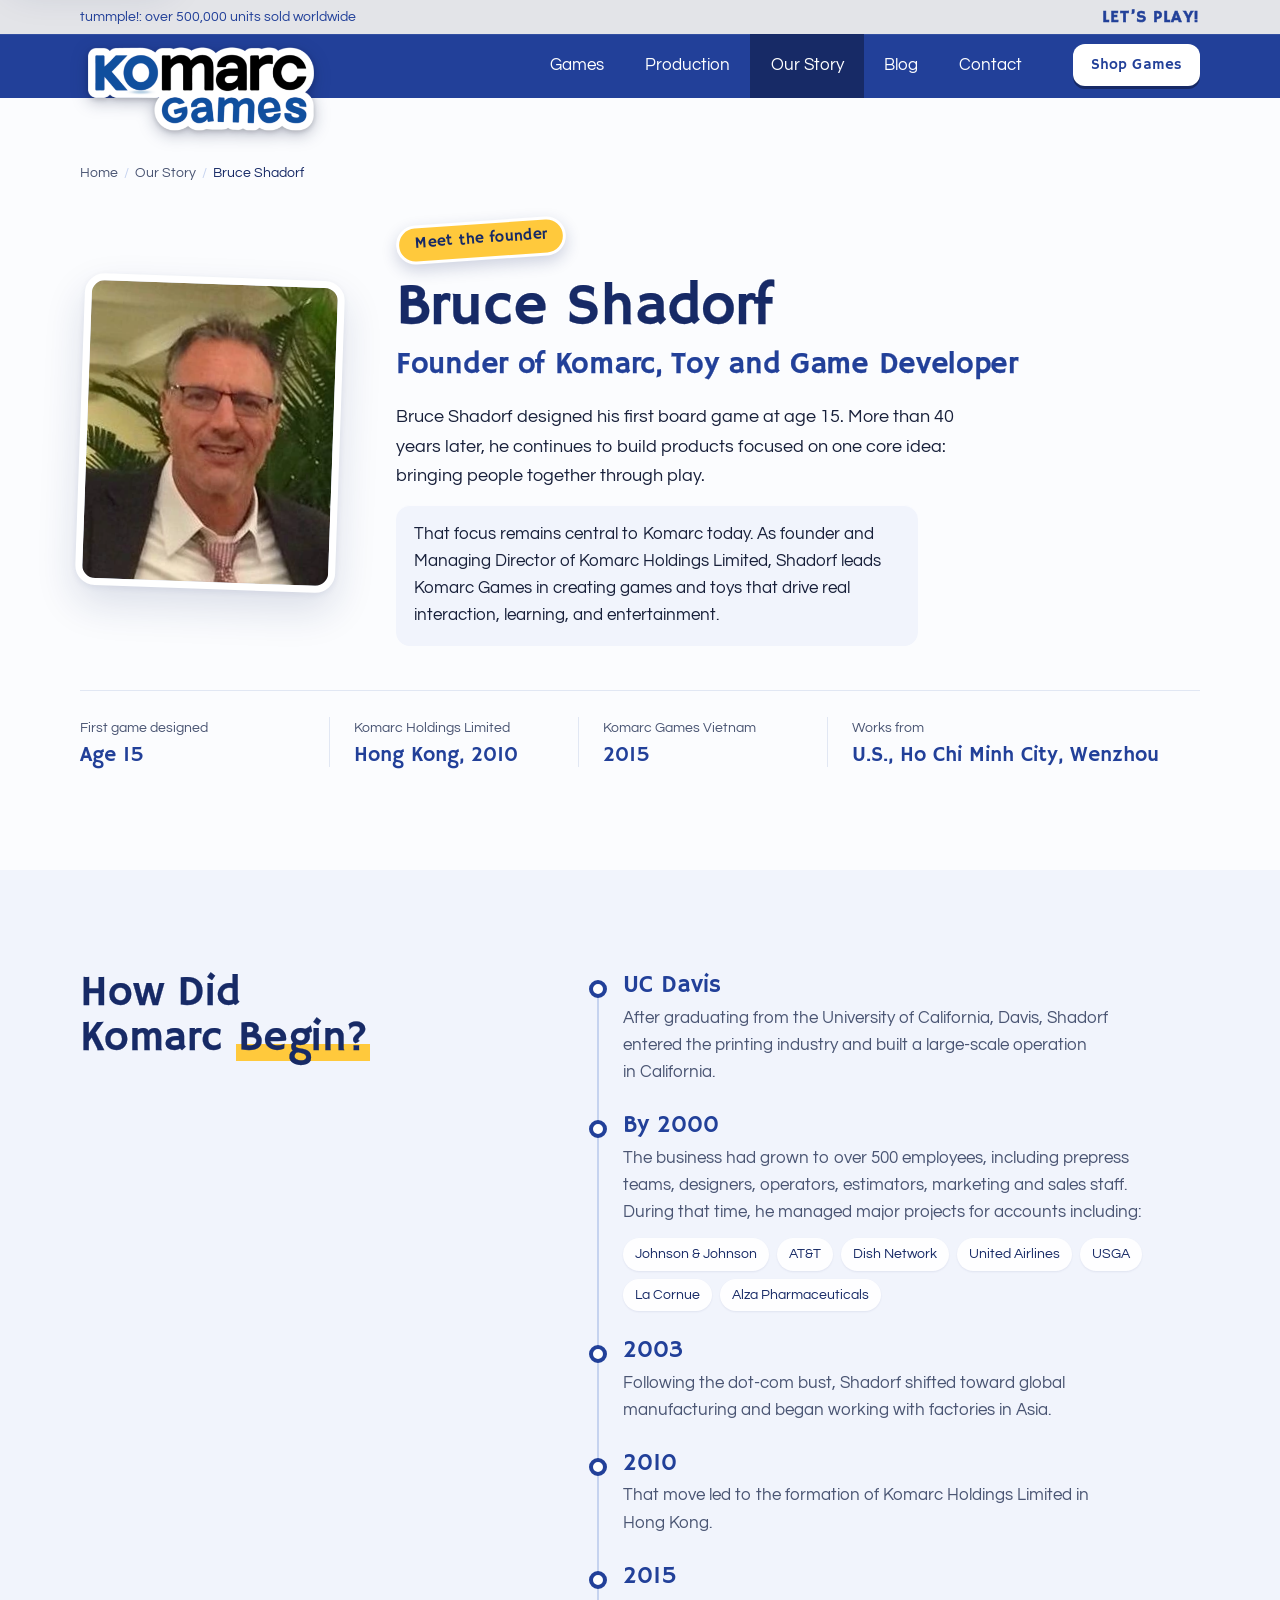
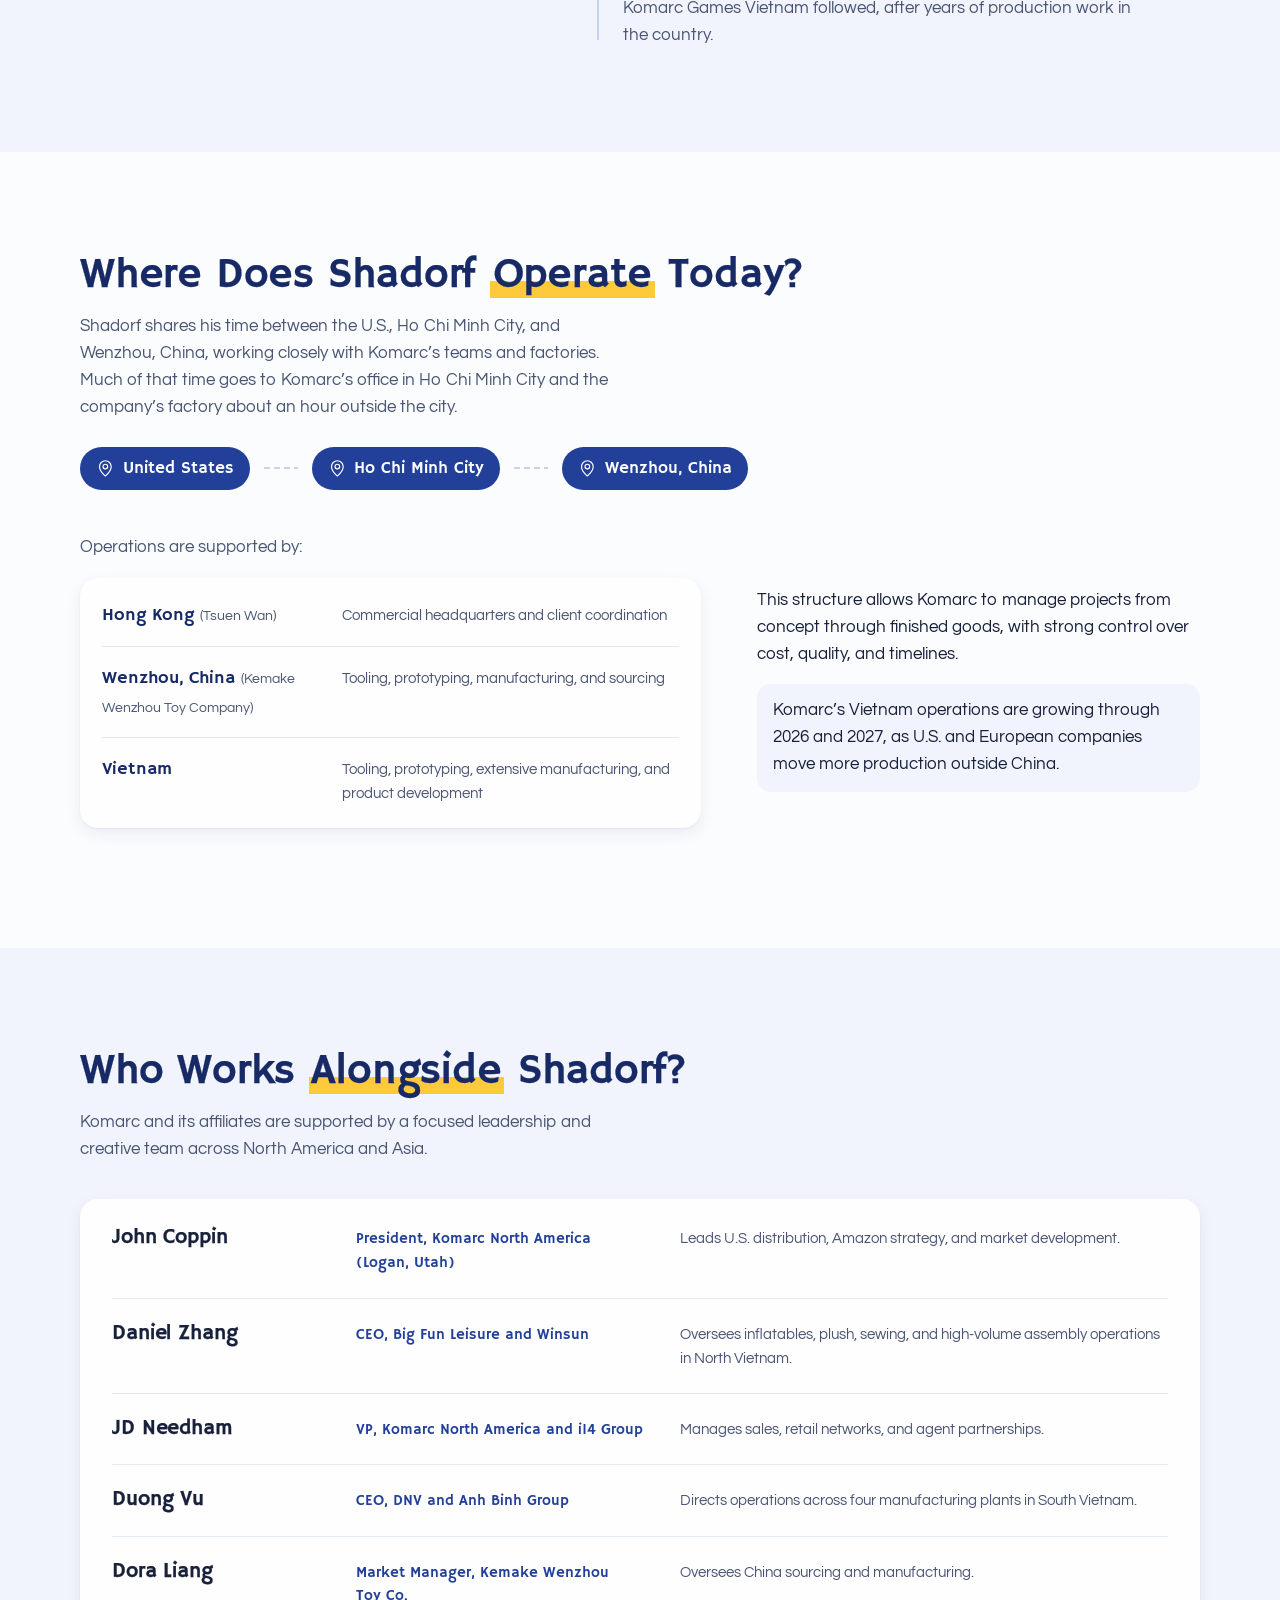
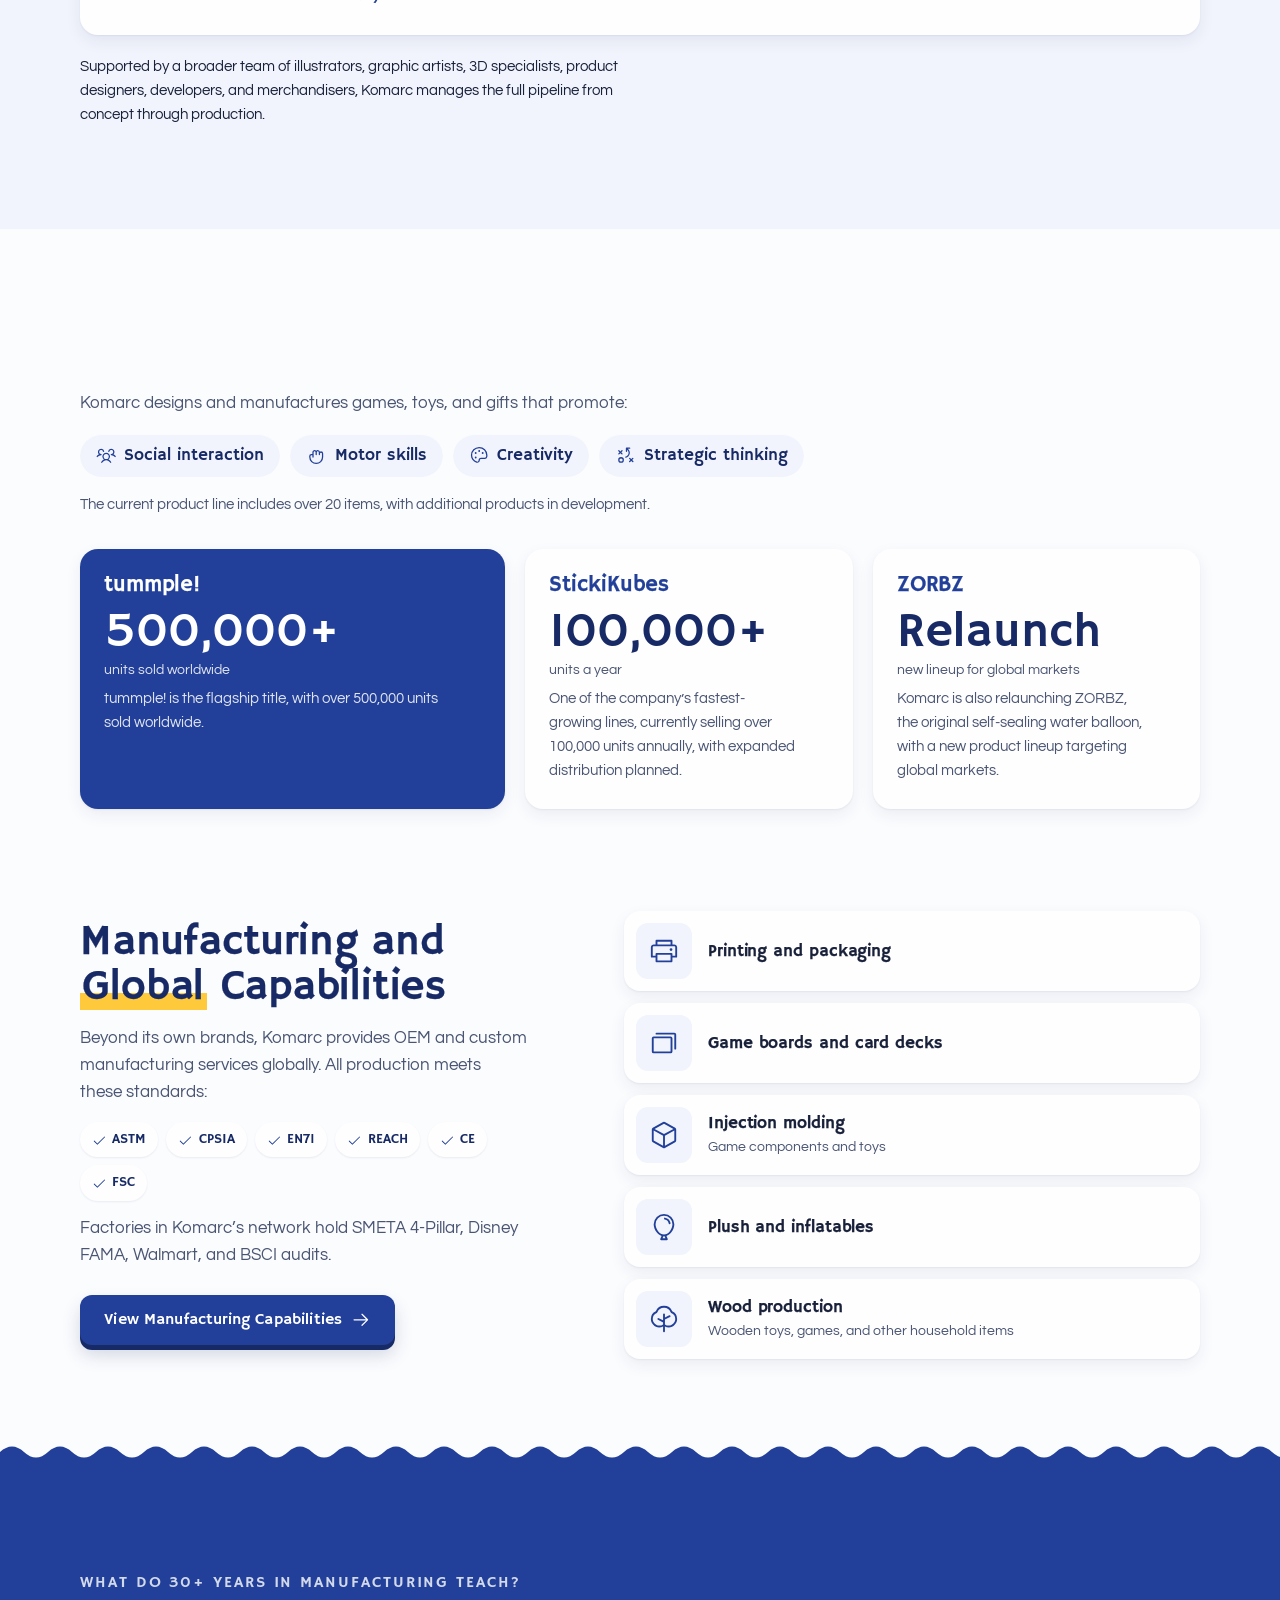
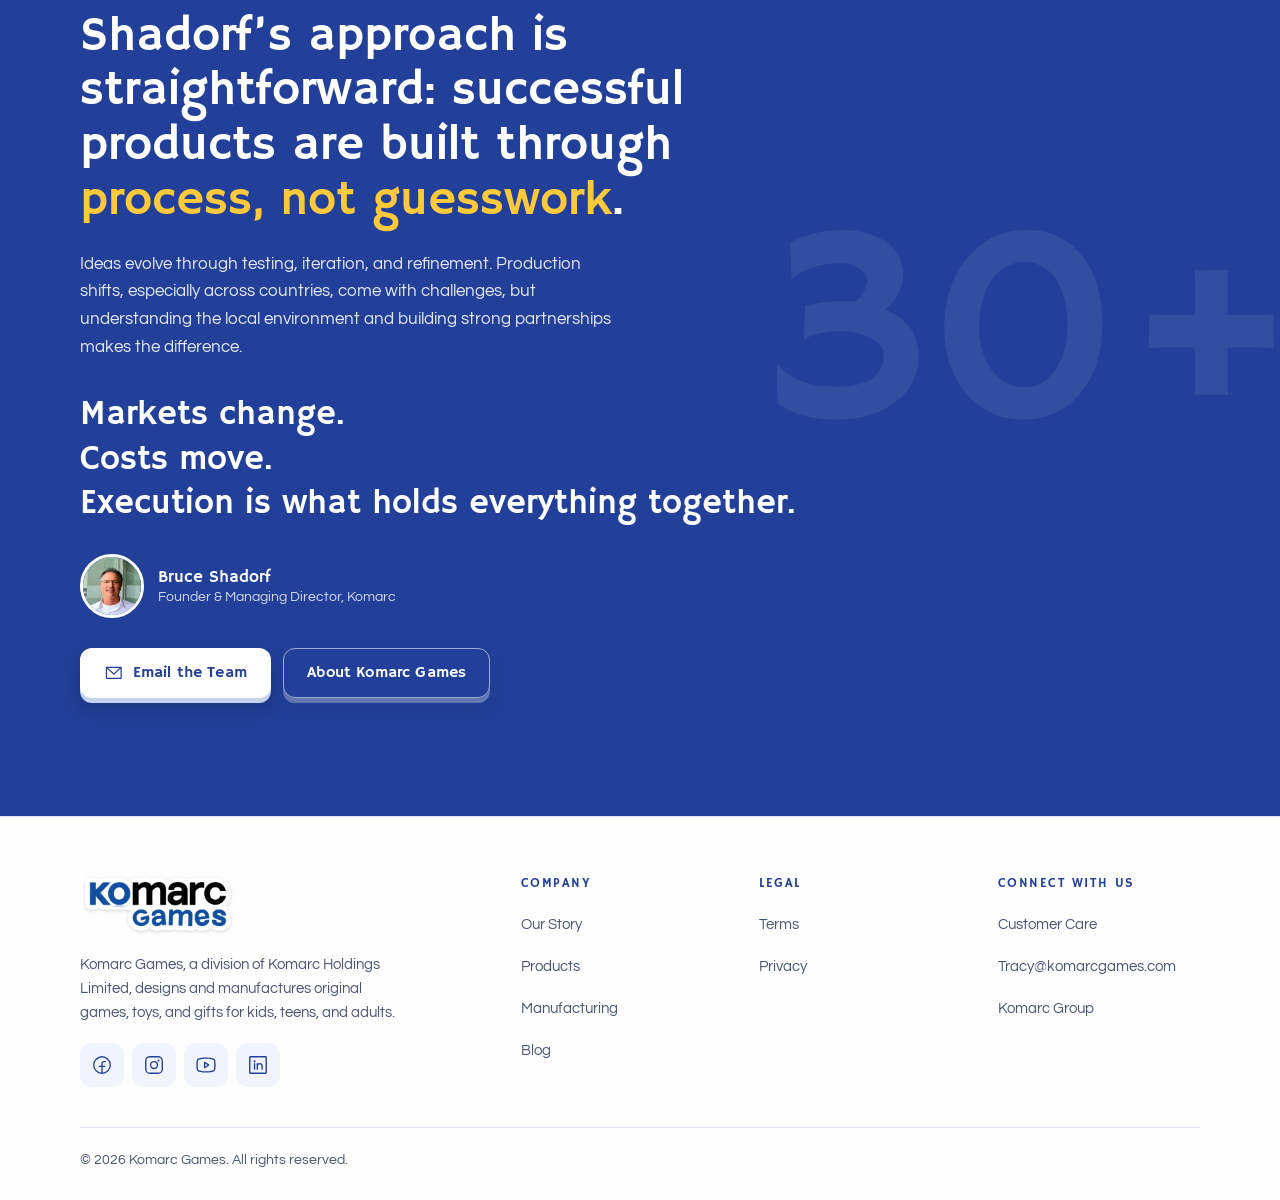
<file: komarc-games/bruce-shadorf.html>
<!doctype html>
<html lang="en" class="no-js">
<head>
<meta charset="utf-8">
<meta name="viewport" content="width=device-width, initial-scale=1">
<meta name="robots" content="noindex, nofollow">
<title>Bruce Shadorf: Founder of Komarc, Toy and Game Developer</title>
<meta name="description" content="Bruce Shadorf designed his first board game at 15 and founded Komarc. See how he built Komarc Games and its manufacturing network across Vietnam, China, Hong Kong, and the U.S.">
<link rel="canonical" href="https://komarcgames.com/bruce-shadorf/">
<meta property="og:type" content="website">
<meta property="og:site_name" content="Komarc Games">
<meta property="og:title" content="Bruce Shadorf: Founder of Komarc, Toy and Game Developer">
<meta property="og:description" content="Bruce Shadorf designed his first board game at 15 and founded Komarc. See how he built Komarc Games and its manufacturing network across Vietnam, China, Hong Kong, and the U.S.">
<meta property="og:image" content="https://komarcgames.com/assets/img/bruce-shadorf-profile.webp">
<meta name="theme-color" content="#224099">
<link rel="icon" href="https://komarcgames.com/images/home/komarcgames-fav-16x16.png">
<link rel="preconnect" href="https://fonts.googleapis.com">
<link rel="preconnect" href="https://fonts.gstatic.com" crossorigin>
<link rel="stylesheet" href="https://fonts.googleapis.com/css2?family=Hammersmith+One&family=Questrial&display=swap">
<link rel="stylesheet" href="assets/css/komarc.css?v=dd76875e">
<script>document.documentElement.classList.replace('no-js', 'js');</script>
<script type="application/ld+json">
{
  "@context": "https://schema.org",
  "@graph": [
    {
      "@type": "ProfilePage",
      "@id": "https://komarcgames.com/bruce-shadorf/#webpage",
      "url": "https://komarcgames.com/bruce-shadorf/",
      "name": "Bruce Shadorf: Founder of Komarc, Toy and Game Developer",
      "isPartOf": {
        "@id": "https://komarcgames.com/#website"
      },
      "mainEntity": {
        "@id": "https://komarcgames.com/#bruce-shadorf"
      },
      "breadcrumb": {
        "@id": "https://komarcgames.com/bruce-shadorf/#breadcrumb"
      }
    },
    {
      "@type": "BreadcrumbList",
      "@id": "https://komarcgames.com/bruce-shadorf/#breadcrumb",
      "itemListElement": [
        {
          "@type": "ListItem",
          "position": 1,
          "name": "Home",
          "item": "https://komarcgames.com/"
        },
        {
          "@type": "ListItem",
          "position": 2,
          "name": "Our Story",
          "item": "https://komarcgames.com/our-story/"
        },
        {
          "@type": "ListItem",
          "position": 3,
          "name": "Bruce Shadorf",
          "item": "https://komarcgames.com/bruce-shadorf/"
        }
      ]
    },
    {
      "@type": "Person",
      "@id": "https://komarcgames.com/#bruce-shadorf",
      "name": "Bruce Shadorf",
      "jobTitle": "Founder & Managing Director",
      "description": "Bruce Shadorf designed his first board game at age 15 and founded Komarc Holdings Limited in Hong Kong in 2010, followed by Komarc Games Vietnam in 2015.",
      "image": ["https://komarcgames.com/assets/img/bruce-shadorf-profile.webp", "https://komarcgames.com/assets/img/bruce-shadorf-portrait.webp"],
      "url": "https://komarcgames.com/bruce-shadorf/",
      "worksFor": [
        {
          "@id": "https://komarcgames.com/#organization"
        },
        {
          "@type": "Organization",
          "@id": "https://komarc.com/#organization",
          "name": "Komarc Holdings Limited"
        }
      ],
      "alumniOf": {
        "@type": "CollegeOrUniversity",
        "name": "University of California, Davis",
        "alternateName": "UC Davis",
        "url": "https://www.ucdavis.edu/",
        "sameAs": [
          "https://en.wikipedia.org/wiki/University_of_California,_Davis",
          "https://www.wikidata.org/wiki/Q129421"
        ]
      },
      "knowsAbout": [
        "Toy and game development",
        "Game design",
        "Printing",
        "Global manufacturing",
        "OEM manufacturing"
      ],
      "workLocation": [
        {
          "@type": "Place",
          "address": {
            "@type": "PostalAddress",
            "addressLocality": "Ho Chi Minh City",
            "addressCountry": "VN"
          }
        },
        {
          "@type": "Place",
          "address": {
            "@type": "PostalAddress",
            "addressLocality": "Wenzhou",
            "addressCountry": "CN",
            "addressRegion": "Zhejiang"
          }
        },
        {
          "@type": "Place",
          "address": {
            "@type": "PostalAddress",
            "addressCountry": "US"
          }
        }
      ],
      "colleague": [
        {
          "@type": "Person",
          "name": "John Coppin",
          "jobTitle": "President",
          "worksFor": {
            "@type": "Organization",
            "name": "Komarc North America"
          }
        },
        {
          "@type": "Person",
          "name": "Daniel Zhang",
          "jobTitle": "CEO",
          "worksFor": {
            "@type": "Organization",
            "name": "Big Fun Leisure and Winsun"
          }
        },
        {
          "@type": "Person",
          "name": "JD Needham",
          "jobTitle": "VP",
          "worksFor": {
            "@type": "Organization",
            "name": "Komarc North America and i14 Group"
          }
        },
        {
          "@type": "Person",
          "name": "Duong Vu",
          "jobTitle": "CEO",
          "worksFor": {
            "@type": "Organization",
            "name": "DNV and Anh Binh Group"
          }
        },
        {
          "@type": "Person",
          "name": "Dora Liang",
          "jobTitle": "Market Manager",
          "worksFor": {
            "@type": "Organization",
            "name": "Kemake Wenzhou Toy Co."
          }
        }
      ],
      "sameAs": [
        "https://www.linkedin.com/in/bruce-shadorf-b79748199"
      ]
    }
  ]
}
</script>
</head>
<body>
<svg xmlns="http://www.w3.org/2000/svg" style="display:none" aria-hidden="true"><symbol id="i-airplane-tilt" viewBox="0 0 256 256"><path d="M185.33,114.21l29.14-27.42.17-.17a32,32,0,0,0-45.26-45.26c0,.06-.11.11-.17.17L141.79,70.67l-83-30.2a8,8,0,0,0-8.39,1.86l-24,24a8,8,0,0,0,1.22,12.31l63.89,42.59L76.69,136H56a8,8,0,0,0-5.65,2.34l-24,24A8,8,0,0,0,29,175.42l36.82,14.73,14.7,36.75.06.16a8,8,0,0,0,13.18,2.47l23.87-23.88A8,8,0,0,0,120,200V179.31l14.76-14.76,42.59,63.89a8,8,0,0,0,12.31,1.22l24-24a8,8,0,0,0,1.86-8.39Zm-.07,97.23-42.59-63.88A8,8,0,0,0,136.8,144c-.27,0-.53,0-.79,0a8,8,0,0,0-5.66,2.35l-24,24A8,8,0,0,0,104,176v20.69L90.93,209.76,79.43,181A8,8,0,0,0,75,176.57l-28.74-11.5L59.32,152H80a8,8,0,0,0,5.66-2.34l24-24a8,8,0,0,0-1.22-12.32L44.56,70.74l13.5-13.49,83.22,30.26a8,8,0,0,0,8.56-2L180.78,52.6A16,16,0,0,1,203.4,75.23l-32.87,30.93a8,8,0,0,0-2,8.56l30.26,83.22Z"/></symbol><symbol id="i-arrow-right" viewBox="0 0 256 256"><path d="M221.66,133.66l-72,72a8,8,0,0,1-11.32-11.32L196.69,136H40a8,8,0,0,1,0-16H196.69L138.34,61.66a8,8,0,0,1,11.32-11.32l72,72A8,8,0,0,1,221.66,133.66Z"/></symbol><symbol id="i-arrow-up-right" viewBox="0 0 256 256"><path d="M200,64V168a8,8,0,0,1-16,0V83.31L69.66,197.66a8,8,0,0,1-11.32-11.32L172.69,72H88a8,8,0,0,1,0-16H192A8,8,0,0,1,200,64Z"/></symbol><symbol id="i-arrows-clockwise" viewBox="0 0 256 256"><path d="M224,48V96a8,8,0,0,1-8,8H168a8,8,0,0,1,0-16h28.69L182.06,73.37a79.56,79.56,0,0,0-56.13-23.43h-.45A79.52,79.52,0,0,0,69.59,72.71,8,8,0,0,1,58.41,61.27a96,96,0,0,1,135,.79L208,76.69V48a8,8,0,0,1,16,0ZM186.41,183.29a80,80,0,0,1-112.47-.66L59.31,168H88a8,8,0,0,0,0-16H40a8,8,0,0,0-8,8v48a8,8,0,0,0,16,0V179.31l14.63,14.63A95.43,95.43,0,0,0,130,222.06h.53a95.36,95.36,0,0,0,67.07-27.33,8,8,0,0,0-11.18-11.44Z"/></symbol><symbol id="i-balloon" viewBox="0 0 256 256"><path d="M128,16a88.1,88.1,0,0,0-88,88c0,23.43,9.4,49.42,25.13,69.5,12.08,15.41,26.5,26,41.91,31.09L96.65,228.85A8,8,0,0,0,104,240h48a8,8,0,0,0,7.35-11.15L149,204.59c15.4-5.07,29.83-15.68,41.91-31.09C206.6,153.42,216,127.43,216,104A88.1,88.1,0,0,0,128,16Zm11.87,208H116.13l6.94-16.19c1.64.12,3.28.19,4.93.19s3.29-.07,4.93-.19Zm38.4-60.37C163.94,181.93,146.09,192,128,192s-35.94-10.07-50.27-28.37C64.12,146.27,56,124,56,104a72,72,0,0,1,144,0C200,124,191.88,146.27,178.27,163.63Zm-1-59.74A8.52,8.52,0,0,1,176,104a8,8,0,0,1-7.88-6.68,41.29,41.29,0,0,0-33.43-33.43,8,8,0,1,1,2.64-15.78,57.5,57.5,0,0,1,46.57,46.57A8,8,0,0,1,177.32,103.89Z"/></symbol><symbol id="i-briefcase" viewBox="0 0 256 256"><path d="M216,56H176V48a24,24,0,0,0-24-24H104A24,24,0,0,0,80,48v8H40A16,16,0,0,0,24,72V200a16,16,0,0,0,16,16H216a16,16,0,0,0,16-16V72A16,16,0,0,0,216,56ZM96,48a8,8,0,0,1,8-8h48a8,8,0,0,1,8,8v8H96ZM216,72v41.61A184,184,0,0,1,128,136a184.07,184.07,0,0,1-88-22.38V72Zm0,128H40V131.64A200.19,200.19,0,0,0,128,152a200.25,200.25,0,0,0,88-20.37V200ZM104,112a8,8,0,0,1,8-8h32a8,8,0,0,1,0,16H112A8,8,0,0,1,104,112Z"/></symbol><symbol id="i-buildings" viewBox="0 0 256 256"><path d="M240,208H224V96a16,16,0,0,0-16-16H144V32a16,16,0,0,0-24.88-13.32L39.12,72A16,16,0,0,0,32,85.34V208H16a8,8,0,0,0,0,16H240a8,8,0,0,0,0-16ZM208,96V208H144V96ZM48,85.34,128,32V208H48ZM112,112v16a8,8,0,0,1-16,0V112a8,8,0,1,1,16,0Zm-32,0v16a8,8,0,0,1-16,0V112a8,8,0,1,1,16,0Zm0,56v16a8,8,0,0,1-16,0V168a8,8,0,0,1,16,0Zm32,0v16a8,8,0,0,1-16,0V168a8,8,0,0,1,16,0Z"/></symbol><symbol id="i-cards" viewBox="0 0 256 256"><path d="M184,72H40A16,16,0,0,0,24,88V200a16,16,0,0,0,16,16H184a16,16,0,0,0,16-16V88A16,16,0,0,0,184,72Zm0,128H40V88H184V200ZM232,56V176a8,8,0,0,1-16,0V56H64a8,8,0,0,1,0-16H216A16,16,0,0,1,232,56Z"/></symbol><symbol id="i-check" viewBox="0 0 256 256"><path d="M229.66,77.66l-128,128a8,8,0,0,1-11.32,0l-56-56a8,8,0,0,1,11.32-11.32L96,188.69,218.34,66.34a8,8,0,0,1,11.32,11.32Z"/></symbol><symbol id="i-cube" viewBox="0 0 256 256"><path d="M223.68,66.15,135.68,18h0a15.88,15.88,0,0,0-15.36,0l-88,48.17a16,16,0,0,0-8.32,14v95.64a16,16,0,0,0,8.32,14l88,48.17a15.88,15.88,0,0,0,15.36,0l88-48.17a16,16,0,0,0,8.32-14V80.18A16,16,0,0,0,223.68,66.15ZM128,32h0l80.34,44L128,120,47.66,76ZM40,90l80,43.78v85.79L40,175.82Zm96,129.57V133.82L216,90v85.78Z"/></symbol><symbol id="i-envelope-simple" viewBox="0 0 256 256"><path d="M224,48H32a8,8,0,0,0-8,8V192a16,16,0,0,0,16,16H216a16,16,0,0,0,16-16V56A8,8,0,0,0,224,48ZM203.43,64,128,133.15,52.57,64ZM216,192H40V74.19l82.59,75.71a8,8,0,0,0,10.82,0L216,74.19V192Z"/></symbol><symbol id="i-facebook-logo" viewBox="0 0 256 256"><path d="M128,24A104,104,0,1,0,232,128,104.11,104.11,0,0,0,128,24Zm8,191.63V152h24a8,8,0,0,0,0-16H136V112a16,16,0,0,1,16-16h16a8,8,0,0,0,0-16H152a32,32,0,0,0-32,32v24H96a8,8,0,0,0,0,16h24v63.63a88,88,0,1,1,16,0Z"/></symbol><symbol id="i-factory" viewBox="0 0 256 256"><path d="M116,176a8,8,0,0,1-8,8H80a8,8,0,0,1,0-16h28A8,8,0,0,1,116,176Zm60-8H148a8,8,0,0,0,0,16h28a8,8,0,0,0,0-16Zm64,48a8,8,0,0,1-8,8H24a8,8,0,0,1,0-16h8V88a8,8,0,0,1,12.8-6.4L96,120V88a8,8,0,0,1,12.8-6.4l38.74,29.05L159.1,29.74A16.08,16.08,0,0,1,174.94,16h18.12A16.08,16.08,0,0,1,208.9,29.74l15,105.13s.08.78.08,1.13v72h8A8,8,0,0,1,240,216Zm-77.86-94.4,8.53,6.4h36.11L193.06,32H174.94ZM48,208H208V144H168a8,8,0,0,1-4.8-1.6l-14.4-10.8,0,0L112,104v32a8,8,0,0,1-12.8,6.4L48,104Z"/></symbol><symbol id="i-globe-hemisphere-east" viewBox="0 0 256 256"><path d="M128,24A104,104,0,1,0,232,128,104.11,104.11,0,0,0,128,24Zm0,16a87.5,87.5,0,0,1,48,14.28V74L153.83,99.74,122.36,104l-.31-.22L102.38,90.92A16,16,0,0,0,79.87,95.1L58.93,126.4a16,16,0,0,0-2.7,8.81L56,171.44l-3.27,2.15A88,88,0,0,1,128,40ZM62.29,186.47l2.52-1.65A16,16,0,0,0,72,171.53l.21-36.23L93.17,104a3.62,3.62,0,0,0,.32.22l19.67,12.87a15.94,15.94,0,0,0,11.35,2.77L156,115.59a16,16,0,0,0,10-5.41l22.17-25.76A16,16,0,0,0,192,74V67.67A87.87,87.87,0,0,1,211.77,155l-16.14-14.76a16,16,0,0,0-16.93-3l-30.46,12.65a16.08,16.08,0,0,0-9.68,12.45l-2.39,16.19a16,16,0,0,0,11.77,17.81L169.4,202l2.36,2.37A87.88,87.88,0,0,1,62.29,186.47ZM185,195l-4.3-4.31a16,16,0,0,0-7.26-4.18L152,180.85l2.39-16.19L184.84,152,205,170.48A88.43,88.43,0,0,1,185,195Z"/></symbol><symbol id="i-graduation-cap" viewBox="0 0 256 256"><path d="M251.76,88.94l-120-64a8,8,0,0,0-7.52,0l-120,64a8,8,0,0,0,0,14.12L32,117.87v48.42a15.91,15.91,0,0,0,4.06,10.65C49.16,191.53,78.51,216,128,216a130,130,0,0,0,48-8.76V240a8,8,0,0,0,16,0V199.51a115.63,115.63,0,0,0,27.94-22.57A15.91,15.91,0,0,0,224,166.29V117.87l27.76-14.81a8,8,0,0,0,0-14.12ZM128,200c-43.27,0-68.72-21.14-80-33.71V126.4l76.24,40.66a8,8,0,0,0,7.52,0L176,143.47v46.34C163.4,195.69,147.52,200,128,200Zm80-33.75a97.83,97.83,0,0,1-16,14.25V134.93l16-8.53ZM188,118.94l-.22-.13-56-29.87a8,8,0,0,0-7.52,14.12L171,128l-43,22.93L25,96,128,41.07,231,96Z"/></symbol><symbol id="i-hand-grabbing" viewBox="0 0 256 256"><path d="M188,80a27.79,27.79,0,0,0-13.36,3.4,28,28,0,0,0-46.64-11A28,28,0,0,0,80,92v20H68a28,28,0,0,0-28,28v12a88,88,0,0,0,176,0V108A28,28,0,0,0,188,80Zm12,72a72,72,0,0,1-144,0V140a12,12,0,0,1,12-12H80v24a8,8,0,0,0,16,0V92a12,12,0,0,1,24,0v28a8,8,0,0,0,16,0V92a12,12,0,0,1,24,0v28a8,8,0,0,0,16,0V108a12,12,0,0,1,24,0Z"/></symbol><symbol id="i-handshake" viewBox="0 0 256 256"><path d="M254.3,107.91,228.78,56.85a16,16,0,0,0-21.47-7.15L182.44,62.13,130.05,48.27a8.14,8.14,0,0,0-4.1,0L73.56,62.13,48.69,49.7a16,16,0,0,0-21.47,7.15L1.7,107.9a16,16,0,0,0,7.15,21.47l27,13.51,55.49,39.63a8.06,8.06,0,0,0,2.71,1.25l64,16a8,8,0,0,0,7.6-2.1l55.07-55.08,26.42-13.21a16,16,0,0,0,7.15-21.46Zm-54.89,33.37L165,113.72a8,8,0,0,0-10.68.61C136.51,132.27,116.66,130,104,122L147.24,80h31.81l27.21,54.41ZM41.53,64,62,74.22,36.43,125.27,16,115.06Zm116,119.13L99.42,168.61l-49.2-35.14,28-56L128,64.28l9.8,2.59-45,43.68-.08.09a16,16,0,0,0,2.72,24.81c20.56,13.13,45.37,11,64.91-5L188,152.66Zm62-57.87-25.52-51L214.47,64,240,115.06Zm-87.75,92.67a8,8,0,0,1-7.75,6.06,8.13,8.13,0,0,1-1.95-.24L80.41,213.33a7.89,7.89,0,0,1-2.71-1.25L51.35,193.26a8,8,0,0,1,9.3-13l25.11,17.94L126,208.24A8,8,0,0,1,131.82,217.94Z"/></symbol><symbol id="i-hourglass-medium" viewBox="0 0 256 256"><path d="M200,75.64V40a16,16,0,0,0-16-16H72A16,16,0,0,0,56,40V76a16.07,16.07,0,0,0,6.4,12.8L114.67,128,62.4,167.2A16.07,16.07,0,0,0,56,180v36a16,16,0,0,0,16,16H184a16,16,0,0,0,16-16V180.36a16.09,16.09,0,0,0-6.35-12.77L141.27,128l52.38-39.6A16.05,16.05,0,0,0,200,75.64ZM72,40H184V75.64L178.23,80H77.33L72,76Zm56,78L98.67,96h58.4Zm56,98H72V180l48-36v24a8,8,0,0,0,16,0V144.08l48,36.28Z"/></symbol><symbol id="i-instagram-logo" viewBox="0 0 256 256"><path d="M128,80a48,48,0,1,0,48,48A48.05,48.05,0,0,0,128,80Zm0,80a32,32,0,1,1,32-32A32,32,0,0,1,128,160ZM176,24H80A56.06,56.06,0,0,0,24,80v96a56.06,56.06,0,0,0,56,56h96a56.06,56.06,0,0,0,56-56V80A56.06,56.06,0,0,0,176,24Zm40,152a40,40,0,0,1-40,40H80a40,40,0,0,1-40-40V80A40,40,0,0,1,80,40h96a40,40,0,0,1,40,40ZM192,76a12,12,0,1,1-12-12A12,12,0,0,1,192,76Z"/></symbol><symbol id="i-lightbulb" viewBox="0 0 256 256"><path d="M176,232a8,8,0,0,1-8,8H88a8,8,0,0,1,0-16h80A8,8,0,0,1,176,232Zm40-128a87.55,87.55,0,0,1-33.64,69.21A16.24,16.24,0,0,0,176,186v6a16,16,0,0,1-16,16H96a16,16,0,0,1-16-16v-6a16,16,0,0,0-6.23-12.66A87.59,87.59,0,0,1,40,104.49C39.74,56.83,78.26,17.14,125.88,16A88,88,0,0,1,216,104Zm-16,0a72,72,0,0,0-73.74-72c-39,.92-70.47,33.39-70.26,72.39a71.65,71.65,0,0,0,27.64,56.3A32,32,0,0,1,96,186v6h64v-6a32.15,32.15,0,0,1,12.47-25.35A71.65,71.65,0,0,0,200,104Zm-16.11-9.34a57.6,57.6,0,0,0-46.56-46.55,8,8,0,0,0-2.66,15.78c16.57,2.79,30.63,16.85,33.44,33.45A8,8,0,0,0,176,104a9,9,0,0,0,1.35-.11A8,8,0,0,0,183.89,94.66Z"/></symbol><symbol id="i-linkedin-logo" viewBox="0 0 256 256"><path d="M216,24H40A16,16,0,0,0,24,40V216a16,16,0,0,0,16,16H216a16,16,0,0,0,16-16V40A16,16,0,0,0,216,24Zm0,192H40V40H216V216ZM96,112v64a8,8,0,0,1-16,0V112a8,8,0,0,1,16,0Zm88,28v36a8,8,0,0,1-16,0V140a20,20,0,0,0-40,0v36a8,8,0,0,1-16,0V112a8,8,0,0,1,15.79-1.78A36,36,0,0,1,184,140ZM100,84A12,12,0,1,1,88,72,12,12,0,0,1,100,84Z"/></symbol><symbol id="i-list" viewBox="0 0 256 256"><path d="M224,128a8,8,0,0,1-8,8H40a8,8,0,0,1,0-16H216A8,8,0,0,1,224,128ZM40,72H216a8,8,0,0,0,0-16H40a8,8,0,0,0,0,16ZM216,184H40a8,8,0,0,0,0,16H216a8,8,0,0,0,0-16Z"/></symbol><symbol id="i-map-pin" viewBox="0 0 256 256"><path d="M128,64a40,40,0,1,0,40,40A40,40,0,0,0,128,64Zm0,64a24,24,0,1,1,24-24A24,24,0,0,1,128,128Zm0-112a88.1,88.1,0,0,0-88,88c0,31.4,14.51,64.68,42,96.25a254.19,254.19,0,0,0,41.45,38.3,8,8,0,0,0,9.18,0A254.19,254.19,0,0,0,174,200.25c27.45-31.57,42-64.85,42-96.25A88.1,88.1,0,0,0,128,16Zm0,206c-16.53-13-72-60.75-72-118a72,72,0,0,1,144,0C200,161.23,144.53,209,128,222Z"/></symbol><symbol id="i-package" viewBox="0 0 256 256"><path d="M223.68,66.15,135.68,18a15.88,15.88,0,0,0-15.36,0l-88,48.17a16,16,0,0,0-8.32,14v95.64a16,16,0,0,0,8.32,14l88,48.17a15.88,15.88,0,0,0,15.36,0l88-48.17a16,16,0,0,0,8.32-14V80.18A16,16,0,0,0,223.68,66.15ZM128,32l80.34,44-29.77,16.3-80.35-44ZM128,120,47.66,76l33.9-18.56,80.34,44ZM40,90l80,43.78v85.79L40,175.82Zm176,85.78h0l-80,43.79V133.82l32-17.51V152a8,8,0,0,0,16,0V107.55L216,90v85.77Z"/></symbol><symbol id="i-palette" viewBox="0 0 256 256"><path d="M200.77,53.89A103.27,103.27,0,0,0,128,24h-1.07A104,104,0,0,0,24,128c0,43,26.58,79.06,69.36,94.17A32,32,0,0,0,136,192a16,16,0,0,1,16-16h46.21a31.81,31.81,0,0,0,31.2-24.88,104.43,104.43,0,0,0,2.59-24A103.28,103.28,0,0,0,200.77,53.89Zm13,93.71A15.89,15.89,0,0,1,198.21,160H152a32,32,0,0,0-32,32,16,16,0,0,1-21.31,15.07C62.49,194.3,40,164,40,128a88,88,0,0,1,87.09-88h.9a88.35,88.35,0,0,1,88,87.25A88.86,88.86,0,0,1,213.81,147.6ZM140,76a12,12,0,1,1-12-12A12,12,0,0,1,140,76ZM96,100A12,12,0,1,1,84,88,12,12,0,0,1,96,100Zm0,56a12,12,0,1,1-12-12A12,12,0,0,1,96,156Zm88-56a12,12,0,1,1-12-12A12,12,0,0,1,184,100Z"/></symbol><symbol id="i-printer" viewBox="0 0 256 256"><path d="M214.67,72H200V40a8,8,0,0,0-8-8H64a8,8,0,0,0-8,8V72H41.33C27.36,72,16,82.77,16,96v80a8,8,0,0,0,8,8H56v32a8,8,0,0,0,8,8H192a8,8,0,0,0,8-8V184h32a8,8,0,0,0,8-8V96C240,82.77,228.64,72,214.67,72ZM72,48H184V72H72ZM184,208H72V160H184Zm40-40H200V152a8,8,0,0,0-8-8H64a8,8,0,0,0-8,8v16H32V96c0-4.41,4.19-8,9.33-8H214.67c5.14,0,9.33,3.59,9.33,8Zm-24-52a12,12,0,1,1-12-12A12,12,0,0,1,200,116Z"/></symbol><symbol id="i-puzzle-piece" viewBox="0 0 256 256"><path d="M220.27,158.54a8,8,0,0,0-7.7-.46,20,20,0,1,1,0-36.16A8,8,0,0,0,224,114.69V72a16,16,0,0,0-16-16H171.78a35.36,35.36,0,0,0,.22-4,36.11,36.11,0,0,0-11.36-26.24,36,36,0,0,0-60.55,23.62,36.56,36.56,0,0,0,.14,6.62H64A16,16,0,0,0,48,72v32.22a35.36,35.36,0,0,0-4-.22,36.12,36.12,0,0,0-26.24,11.36,35.7,35.7,0,0,0-9.69,27,36.08,36.08,0,0,0,33.31,33.6,35.68,35.68,0,0,0,6.62-.14V208a16,16,0,0,0,16,16H208a16,16,0,0,0,16-16V165.31A8,8,0,0,0,220.27,158.54ZM208,208H64V165.31a8,8,0,0,0-11.43-7.23,20,20,0,1,1,0-36.16A8,8,0,0,0,64,114.69V72h46.69a8,8,0,0,0,7.23-11.43,20,20,0,1,1,36.16,0A8,8,0,0,0,161.31,72H208v32.23a35.68,35.68,0,0,0-6.62-.14A36,36,0,0,0,204,176a35.36,35.36,0,0,0,4-.22Z"/></symbol><symbol id="i-quotes" viewBox="0 0 256 256"><path d="M100,56H40A16,16,0,0,0,24,72v64a16,16,0,0,0,16,16h60v8a32,32,0,0,1-32,32,8,8,0,0,0,0,16,48.05,48.05,0,0,0,48-48V72A16,16,0,0,0,100,56Zm0,80H40V72h60ZM216,56H156a16,16,0,0,0-16,16v64a16,16,0,0,0,16,16h60v8a32,32,0,0,1-32,32,8,8,0,0,0,0,16,48.05,48.05,0,0,0,48-48V72A16,16,0,0,0,216,56Zm0,80H156V72h60Z"/></symbol><symbol id="i-rocket-launch" viewBox="0 0 256 256"><path d="M223.85,47.12a16,16,0,0,0-15-15c-12.58-.75-44.73.4-71.41,27.07L132.69,64H74.36A15.91,15.91,0,0,0,63,68.68L28.7,103a16,16,0,0,0,9.07,27.16l38.47,5.37,44.21,44.21,5.37,38.49a15.94,15.94,0,0,0,10.78,12.92,16.11,16.11,0,0,0,5.1.83A15.91,15.91,0,0,0,153,227.3L187.32,193A15.91,15.91,0,0,0,192,181.64V123.31l4.77-4.77C223.45,91.86,224.6,59.71,223.85,47.12ZM74.36,80h42.33L77.16,119.52,40,114.34Zm74.41-9.45a76.65,76.65,0,0,1,59.11-22.47,76.46,76.46,0,0,1-22.42,59.16L128,164.68,91.32,128ZM176,181.64,141.67,216l-5.19-37.17L176,139.31Zm-74.16,9.5C97.34,201,82.29,224,40,224a8,8,0,0,1-8-8c0-42.29,23-57.34,32.86-61.85a8,8,0,0,1,6.64,14.56c-6.43,2.93-20.62,12.36-23.12,38.91,26.55-2.5,36-16.69,38.91-23.12a8,8,0,1,1,14.56,6.64Z"/></symbol><symbol id="i-seal-check" viewBox="0 0 256 256"><path d="M225.86,102.82c-3.77-3.94-7.67-8-9.14-11.57-1.36-3.27-1.44-8.69-1.52-13.94-.15-9.76-.31-20.82-8-28.51s-18.75-7.85-28.51-8c-5.25-.08-10.67-.16-13.94-1.52-3.56-1.47-7.63-5.37-11.57-9.14C146.28,23.51,138.44,16,128,16s-18.27,7.51-25.18,14.14c-3.94,3.77-8,7.67-11.57,9.14C88,40.64,82.56,40.72,77.31,40.8c-9.76.15-20.82.31-28.51,8S41,67.55,40.8,77.31c-.08,5.25-.16,10.67-1.52,13.94-1.47,3.56-5.37,7.63-9.14,11.57C23.51,109.72,16,117.56,16,128s7.51,18.27,14.14,25.18c3.77,3.94,7.67,8,9.14,11.57,1.36,3.27,1.44,8.69,1.52,13.94.15,9.76.31,20.82,8,28.51s18.75,7.85,28.51,8c5.25.08,10.67.16,13.94,1.52,3.56,1.47,7.63,5.37,11.57,9.14C109.72,232.49,117.56,240,128,240s18.27-7.51,25.18-14.14c3.94-3.77,8-7.67,11.57-9.14,3.27-1.36,8.69-1.44,13.94-1.52,9.76-.15,20.82-.31,28.51-8s7.85-18.75,8-28.51c.08-5.25.16-10.67,1.52-13.94,1.47-3.56,5.37-7.63,9.14-11.57C232.49,146.28,240,138.44,240,128S232.49,109.73,225.86,102.82Zm-11.55,39.29c-4.79,5-9.75,10.17-12.38,16.52-2.52,6.1-2.63,13.07-2.73,19.82-.1,7-.21,14.33-3.32,17.43s-10.39,3.22-17.43,3.32c-6.75.1-13.72.21-19.82,2.73-6.35,2.63-11.52,7.59-16.52,12.38S132,224,128,224s-9.15-4.92-14.11-9.69-10.17-9.75-16.52-12.38c-6.1-2.52-13.07-2.63-19.82-2.73-7-.1-14.33-.21-17.43-3.32s-3.22-10.39-3.32-17.43c-.1-6.75-.21-13.72-2.73-19.82-2.63-6.35-7.59-11.52-12.38-16.52S32,132,32,128s4.92-9.15,9.69-14.11,9.75-10.17,12.38-16.52c2.52-6.1,2.63-13.07,2.73-19.82.1-7,.21-14.33,3.32-17.43S70.51,56.9,77.55,56.8c6.75-.1,13.72-.21,19.82-2.73,6.35-2.63,11.52-7.59,16.52-12.38S124,32,128,32s9.15,4.92,14.11,9.69,10.17,9.75,16.52,12.38c6.1,2.52,13.07,2.63,19.82,2.73,7,.1,14.33.21,17.43,3.32s3.22,10.39,3.32,17.43c.1,6.75.21,13.72,2.73,19.82,2.63,6.35,7.59,11.52,12.38,16.52S224,124,224,128,219.08,137.15,214.31,142.11ZM173.66,98.34a8,8,0,0,1,0,11.32l-56,56a8,8,0,0,1-11.32,0l-24-24a8,8,0,0,1,11.32-11.32L112,148.69l50.34-50.35A8,8,0,0,1,173.66,98.34Z"/></symbol><symbol id="i-shield-check" viewBox="0 0 256 256"><path d="M208,40H48A16,16,0,0,0,32,56v56c0,52.72,25.52,84.67,46.93,102.19,23.06,18.86,46,25.26,47,25.53a8,8,0,0,0,4.2,0c1-.27,23.91-6.67,47-25.53C198.48,196.67,224,164.72,224,112V56A16,16,0,0,0,208,40Zm0,72c0,37.07-13.66,67.16-40.6,89.42A129.3,129.3,0,0,1,128,223.62a128.25,128.25,0,0,1-38.92-21.81C61.82,179.51,48,149.3,48,112l0-56,160,0ZM82.34,141.66a8,8,0,0,1,11.32-11.32L112,148.69l50.34-50.35a8,8,0,0,1,11.32,11.32l-56,56a8,8,0,0,1-11.32,0Z"/></symbol><symbol id="i-squares-four" viewBox="0 0 256 256"><path d="M104,40H56A16,16,0,0,0,40,56v48a16,16,0,0,0,16,16h48a16,16,0,0,0,16-16V56A16,16,0,0,0,104,40Zm0,64H56V56h48v48Zm96-64H152a16,16,0,0,0-16,16v48a16,16,0,0,0,16,16h48a16,16,0,0,0,16-16V56A16,16,0,0,0,200,40Zm0,64H152V56h48v48Zm-96,32H56a16,16,0,0,0-16,16v48a16,16,0,0,0,16,16h48a16,16,0,0,0,16-16V152A16,16,0,0,0,104,136Zm0,64H56V152h48v48Zm96-64H152a16,16,0,0,0-16,16v48a16,16,0,0,0,16,16h48a16,16,0,0,0,16-16V152A16,16,0,0,0,200,136Zm0,64H152V152h48v48Z"/></symbol><symbol id="i-storefront" viewBox="0 0 256 256"><path d="M232,96a7.89,7.89,0,0,0-.3-2.2L217.35,43.6A16.07,16.07,0,0,0,202,32H54A16.07,16.07,0,0,0,38.65,43.6L24.31,93.8A7.89,7.89,0,0,0,24,96h0v16a40,40,0,0,0,16,32v72a8,8,0,0,0,8,8H208a8,8,0,0,0,8-8V144a40,40,0,0,0,16-32V96ZM54,48H202l11.42,40H42.61Zm50,56h48v8a24,24,0,0,1-48,0Zm-16,0v8a24,24,0,0,1-35.12,21.26,7.88,7.88,0,0,0-1.82-1.06A24,24,0,0,1,40,112v-8ZM200,208H56V151.2a40.57,40.57,0,0,0,8,.8,40,40,0,0,0,32-16,40,40,0,0,0,64,0,40,40,0,0,0,32,16,40.57,40.57,0,0,0,8-.8Zm4.93-75.8a8.08,8.08,0,0,0-1.8,1.05A24,24,0,0,1,168,112v-8h48v8A24,24,0,0,1,204.93,132.2Z"/></symbol><symbol id="i-strategy" viewBox="0 0 256 256"><path d="M76,152a36,36,0,1,0,36,36A36,36,0,0,0,76,152Zm0,56a20,20,0,1,1,20-20A20,20,0,0,1,76,208ZM42.34,106.34,56.69,92,42.34,77.66A8,8,0,0,1,53.66,66.34L68,80.69,82.34,66.34A8,8,0,0,1,93.66,77.66L79.31,92l14.35,14.34a8,8,0,0,1-11.32,11.32L68,103.31,53.66,117.66a8,8,0,0,1-11.32-11.32Zm187.32,96a8,8,0,0,1-11.32,11.32L204,199.31l-14.34,14.35a8,8,0,0,1-11.32-11.32L192.69,188l-14.35-14.34a8,8,0,0,1,11.32-11.32L204,176.69l14.34-14.35a8,8,0,0,1,11.32,11.32L215.31,188Zm-45.19-89.51c-6.18,22.33-25.32,41.63-46.53,46.93A8.13,8.13,0,0,1,136,160a8,8,0,0,1-1.93-15.76c15.63-3.91,30.35-18.91,35-35.68,3.19-11.5,3.22-29-14.71-46.9L152,59.31V80a8,8,0,0,1-16,0V40a8,8,0,0,1,8-8h40a8,8,0,0,1,0,16H163.31l2.35,2.34C183.9,68.59,190.58,90.78,184.47,112.83Z"/></symbol><symbol id="i-tree" viewBox="0 0 256 256"><path d="M198.1,62.59a76,76,0,0,0-140.2,0A71.71,71.71,0,0,0,16,127.8C15.9,166,48,199,86.14,200A72.09,72.09,0,0,0,120,192.47V232a8,8,0,0,0,16,0V192.47A72.17,72.17,0,0,0,168,200l1.82,0C208,199,240.11,166,240,127.8A71.71,71.71,0,0,0,198.1,62.59ZM169.45,184a56.08,56.08,0,0,1-33.45-10v-41l43.58-21.78a8,8,0,1,0-7.16-14.32L136,115.06V88a8,8,0,0,0-16,0v51.06L83.58,120.84a8,8,0,1,0-7.16,14.32L120,156.94v17a56,56,0,0,1-33.45,10C56.9,183.23,31.92,157.52,32,127.84A55.77,55.77,0,0,1,67.11,76a8,8,0,0,0,4.53-4.67,60,60,0,0,1,112.72,0A8,8,0,0,0,188.89,76,55.79,55.79,0,0,1,224,127.84C224.08,157.52,199.1,183.23,169.45,184Z"/></symbol><symbol id="i-user-circle-gear" viewBox="0 0 256 256"><path d="M228.25,63.07l-4.66-2.69a23.6,23.6,0,0,0,0-8.76l4.66-2.69a8,8,0,0,0-8-13.86l-4.67,2.7A23.92,23.92,0,0,0,208,33.38V28a8,8,0,0,0-16,0v5.38a23.92,23.92,0,0,0-7.58,4.39l-4.67-2.7a8,8,0,1,0-8,13.86l4.66,2.69a23.6,23.6,0,0,0,0,8.76l-4.66,2.69a8,8,0,0,0,4,14.93,7.92,7.92,0,0,0,4-1.07l4.67-2.7A23.92,23.92,0,0,0,192,78.62V84a8,8,0,0,0,16,0V78.62a23.92,23.92,0,0,0,7.58-4.39l4.67,2.7a7.92,7.92,0,0,0,4,1.07,8,8,0,0,0,4-14.93ZM192,56a8,8,0,1,1,8,8A8,8,0,0,1,192,56Zm29.35,48.11a8,8,0,0,0-6.57,9.21A88.85,88.85,0,0,1,216,128a87.62,87.62,0,0,1-22.24,58.41,79.66,79.66,0,0,0-36.06-28.75,48,48,0,1,0-59.4,0,79.66,79.66,0,0,0-36.06,28.75A88,88,0,0,1,128,40a88.76,88.76,0,0,1,14.68,1.22,8,8,0,0,0,2.64-15.78,103.92,103.92,0,1,0,85.24,85.24A8,8,0,0,0,221.35,104.11ZM96,120a32,32,0,1,1,32,32A32,32,0,0,1,96,120ZM74.08,197.5a64,64,0,0,1,107.84,0,87.83,87.83,0,0,1-107.84,0Z"/></symbol><symbol id="i-users-three" viewBox="0 0 256 256"><path d="M244.8,150.4a8,8,0,0,1-11.2-1.6A51.6,51.6,0,0,0,192,128a8,8,0,0,1-7.37-4.89,8,8,0,0,1,0-6.22A8,8,0,0,1,192,112a24,24,0,1,0-23.24-30,8,8,0,1,1-15.5-4A40,40,0,1,1,219,117.51a67.94,67.94,0,0,1,27.43,21.68A8,8,0,0,1,244.8,150.4ZM190.92,212a8,8,0,1,1-13.84,8,57,57,0,0,0-98.16,0,8,8,0,1,1-13.84-8,72.06,72.06,0,0,1,33.74-29.92,48,48,0,1,1,58.36,0A72.06,72.06,0,0,1,190.92,212ZM128,176a32,32,0,1,0-32-32A32,32,0,0,0,128,176ZM72,120a8,8,0,0,0-8-8A24,24,0,1,1,87.24,82a8,8,0,1,0,15.5-4A40,40,0,1,0,37,117.51,67.94,67.94,0,0,0,9.6,139.19a8,8,0,1,0,12.8,9.61A51.6,51.6,0,0,1,64,128,8,8,0,0,0,72,120Z"/></symbol><symbol id="i-x" viewBox="0 0 256 256"><path d="M205.66,194.34a8,8,0,0,1-11.32,11.32L128,139.31,61.66,205.66a8,8,0,0,1-11.32-11.32L116.69,128,50.34,61.66A8,8,0,0,1,61.66,50.34L128,116.69l66.34-66.35a8,8,0,0,1,11.32,11.32L139.31,128Z"/></symbol><symbol id="i-youtube-logo" viewBox="0 0 256 256"><path d="M164.44,121.34l-48-32A8,8,0,0,0,104,96v64a8,8,0,0,0,12.44,6.66l48-32a8,8,0,0,0,0-13.32ZM120,145.05V111l25.58,17ZM234.33,69.52a24,24,0,0,0-14.49-16.4C185.56,39.88,131,40,128,40s-57.56-.12-91.84,13.12a24,24,0,0,0-14.49,16.4C19.08,79.5,16,97.74,16,128s3.08,48.5,5.67,58.48a24,24,0,0,0,14.49,16.41C69,215.56,120.4,216,127.34,216h1.32c6.94,0,58.37-.44,91.18-13.11a24,24,0,0,0,14.49-16.41c2.59-10,5.67-28.22,5.67-58.48S236.92,79.5,234.33,69.52Zm-15.49,113a8,8,0,0,1-4.77,5.49c-31.65,12.22-85.48,12-86,12H128c-.54,0-54.33.2-86-12a8,8,0,0,1-4.77-5.49C34.8,173.39,32,156.57,32,128s2.8-45.39,5.16-54.47A8,8,0,0,1,41.93,68c30.52-11.79,81.66-12,85.85-12h.27c.54,0,54.38-.18,86,12a8,8,0,0,1,4.77,5.49C221.2,82.61,224,99.43,224,128S221.2,173.39,218.84,182.47Z"/></symbol></svg>
<a class="skip-link" href="#main">Skip to content</a>

<div class="topbar">
  <div class="container topbar-inner">
    <p class="topbar-note"><a href="https://komarcgames.com/games/tummple">tummple!: over 500,000 units sold worldwide</a></p>
  </div>
</div>
<header class="site-header" data-header>
  <div class="container header-inner">
    <a class="brand" href="index.html" aria-label="Komarc Games home">
      <img src="assets/img/komarc-games-logo.png" width="452" height="185" alt="Komarc Games">
    </a>
    <nav class="primary-nav" id="primary-nav" aria-label="Primary">
      <ul>
        <li><a href="https://komarcgames.com/games/">Games</a></li>
        <li><a href="https://komarcgames.com/manufacturing/">Production</a></li>
        <li><a href="about-us.html" aria-current="page">Our Story</a></li>
        <li><a href="https://komarcgames.com/blog/">Blog</a></li>
        <li><a href="https://komarcgames.com/contact-us/">Contact</a></li>
      </ul>
    </nav>
    <a class="btn btn--light header-cta" href="https://komarcgames.com/games/">Shop Games</a>
    <button class="nav-toggle" type="button" aria-expanded="false" aria-controls="primary-nav" aria-label="Open menu" data-nav-toggle>
      <svg class="icon icon-open" aria-hidden="true"><use href="#i-list"/></svg>
      <svg class="icon icon-close" aria-hidden="true"><use href="#i-x"/></svg>
    </button>
  </div>
</header>
<div data-header-sentinel aria-hidden="true" style="position:absolute;top:0;height:40px;width:1px"></div>

<main id="main">

  <!-- CENTERPIECE: person entity -->
  <section class="page-hero ceo-hero" aria-labelledby="page-title">
    <div class="container">
      <nav class="breadcrumb" aria-label="Breadcrumb">
        <ol>
          <li><a href="index.html">Home</a></li>
          <li><a href="about-us.html">Our Story</a></li>
          <li><span aria-current="page">Bruce Shadorf</span></li>
        </ol>
      </nav>
      <div class="profile-hero">
        <figure class="profile-photo">
          <img src="assets/img/bruce-shadorf-profile.webp" width="250" height="328" fetchpriority="high" alt="Bruce Shadorf, founder and Managing Director of Komarc">
        </figure>
        <div class="profile-copy">
          <h1 id="page-title" class="page-title" data-pill="Meet the founder">Bruce Shadorf<span class="sub">Founder of Komarc, Toy and Game Developer</span></h1>
          <p class="page-lede">Bruce Shadorf designed his first board game at age 15. More than 40 years later, he continues to build products focused on one core idea: bringing people together through play.</p>
          <p class="focus-note">That focus remains central to Komarc today. As founder and Managing Director of Komarc Holdings Limited, Shadorf leads Komarc Games in creating games and toys that drive real interaction, learning, and entertainment.</p>
        </div>
      </div>
      <dl class="profile-facts" aria-label="Bruce Shadorf at a glance">
        <div><dt>First game designed</dt><dd>Age 15</dd></div>
        <div><dt>Komarc Holdings Limited</dt><dd>Hong Kong, 2010</dd></div>
        <div><dt>Komarc Games Vietnam</dt><dd>2015</dd></div>
        <div><dt>Works from</dt><dd>U.S., Ho Chi Minh City, Wenzhou</dd></div>
      </dl>
    </div>
  </section>

  <!-- ATTRIBUTE: career origin -->
  <section class="origin" aria-labelledby="origin-title">
    <div class="container origin-grid">
      <div class="origin-aside" data-reveal>
        <h2 id="origin-title">How Did Komarc <span class="hl">Begin?</span></h2>
      </div>
      <ol class="vtl" data-reveal-stagger>
        <li>
          <p class="when">UC Davis</p>
          <p>After graduating from the University of California, Davis, Shadorf entered the printing industry and built a large-scale operation in California.</p>
        </li>
        <li>
          <p class="when">By 2000</p>
          <p>The business had grown to over 500 employees, including prepress teams, designers, operators, estimators, marketing and sales staff. During that time, he managed major projects for accounts including:</p>
          <ul class="client-list" aria-label="Major accounts">
            <li>Johnson &amp; Johnson</li><li>AT&amp;T</li><li>Dish Network</li><li>United Airlines</li><li>USGA</li><li>La Cornue</li><li>Alza Pharmaceuticals</li>
          </ul>
        </li>
        <li>
          <p class="when">2003</p>
          <p>Following the dot-com bust, Shadorf shifted toward global manufacturing and began working with factories in Asia.</p>
        </li>
        <li>
          <p class="when">2010</p>
          <p>That move led to the formation of Komarc Holdings Limited in Hong Kong.</p>
        </li>
        <li>
          <p class="when">2015</p>
          <p>Komarc Games Vietnam followed, after years of production work in the country.</p>
        </li>
      </ol>
    </div>
  </section>

  <!-- ATTRIBUTE: work locations -->
  <section class="operate" aria-labelledby="operate-title">
    <div class="container">
      <h2 id="operate-title" data-reveal>Where Does Shadorf <span class="hl">Operate</span> Today?</h2>
      <p class="operate-intro" data-reveal>Shadorf shares his time between the U.S., Ho Chi Minh City, and Wenzhou, China, working closely with Komarc’s teams and factories. Much of that time goes to Komarc’s office in Ho Chi Minh City and the company’s factory about an hour outside the city.</p>
      <ul class="time-split" aria-label="Where Shadorf spends his time" data-reveal>
        <li><svg class="icon" aria-hidden="true"><use href="#i-map-pin"/></svg>United States</li>
        <li class="hop" aria-hidden="true"></li>
        <li><svg class="icon" aria-hidden="true"><use href="#i-map-pin"/></svg>Ho Chi Minh City</li>
        <li class="hop" aria-hidden="true"></li>
        <li><svg class="icon" aria-hidden="true"><use href="#i-map-pin"/></svg>Wenzhou, China</li>
      </ul>
      <div class="operate-grid">
        <div data-reveal>
          <p>Operations are supported by:</p>
          <dl class="ops">
            <div><dt>Hong Kong <span>(Tsuen Wan)</span></dt><dd>Commercial headquarters and client coordination</dd></div>
            <div><dt>Wenzhou, China <span>(Kemake Wenzhou Toy Company)</span></dt><dd>Tooling, prototyping, manufacturing, and sourcing</dd></div>
            <div><dt>Vietnam</dt><dd>Tooling, prototyping, extensive manufacturing, and product development</dd></div>
          </dl>
        </div>
        <div class="operate-note" data-reveal>
          <p>This structure allows Komarc to manage projects from concept through finished goods, with strong control over cost, quality, and timelines.</p>
          <p class="growth">Komarc’s Vietnam operations are growing through 2026 and 2027, as U.S. and European companies move more production outside China.</p>
        </div>
      </div>
    </div>
  </section>

  <!-- ENTITY: leadership team -->
  <section class="roster" aria-labelledby="roster-title">
    <div class="container">
      <h2 id="roster-title" data-reveal>Who Works <span class="hl">Alongside</span> Shadorf?</h2>
      <p class="roster-intro" data-reveal>Komarc and its affiliates are supported by a focused leadership and creative team across North America and Asia.</p>
      <ul class="roster-list" data-reveal>
        <li class="person"><h3>John Coppin</h3><p class="title">President, Komarc North America (Logan, Utah)</p><p class="scope">Leads U.S. distribution, Amazon strategy, and market development.</p></li>
        <li class="person"><h3>Daniel Zhang</h3><p class="title">CEO, Big Fun Leisure and Winsun</p><p class="scope">Oversees inflatables, plush, sewing, and high-volume assembly operations in North Vietnam.</p></li>
        <li class="person"><h3>JD Needham</h3><p class="title">VP, Komarc North America and i14 Group</p><p class="scope">Manages sales, retail networks, and agent partnerships.</p></li>
        <li class="person"><h3>Duong Vu</h3><p class="title">CEO, DNV and Anh Binh Group</p><p class="scope">Directs operations across four manufacturing plants in South Vietnam.</p></li>
        <li class="person"><h3>Dora Liang</h3><p class="title">Market Manager, Kemake Wenzhou Toy Co.</p><p class="scope">Oversees China sourcing and manufacturing.</p></li>
      </ul>
      <p class="roster-foot">Supported by a broader team of illustrators, graphic artists, 3D specialists, product designers, developers, and merchandisers, Komarc manages the full pipeline from concept through production.</p>
    </div>
  </section>

  <!-- ATTRIBUTE: products -->
  <section class="ceo-makes" aria-labelledby="ceo-makes-title">
    <div class="container">
      <h2 id="ceo-makes-title" data-reveal>What Does Komarc <span class="hl">Make?</span></h2>
      <p class="lead" data-reveal>Komarc designs and manufactures games, toys, and gifts that promote:</p>
      <ul class="skill-pills" data-reveal-stagger>
        <li><svg class="icon" aria-hidden="true"><use href="#i-users-three"/></svg>Social interaction</li>
        <li><svg class="icon" aria-hidden="true"><use href="#i-hand-grabbing"/></svg>Motor skills</li>
        <li><svg class="icon" aria-hidden="true"><use href="#i-palette"/></svg>Creativity</li>
        <li><svg class="icon" aria-hidden="true"><use href="#i-strategy"/></svg>Strategic thinking</li>
      </ul>
      <p class="count-note">The current product line includes over 20 items, with additional products in development.</p>
      <div class="stat-cards" data-reveal-stagger>
        <article class="stat-card stat-card--flag">
          <h3><a href="https://komarcgames.com/games/tummple">tummple!</a></h3>
          <p class="stat">500,000+<span>units sold worldwide</span></p>
          <p>tummple! is the flagship title, with over 500,000 units sold worldwide.</p>
        </article>
        <article class="stat-card">
          <h3><a href="https://komarcgames.com/games/StickiKubes">StickiKubes</a></h3>
          <p class="stat">100,000+<span>units a year</span></p>
          <p>One of the company’s fastest-growing lines, currently selling over 100,000 units annually, with expanded distribution planned.</p>
        </article>
        <article class="stat-card">
          <h3>ZORBZ</h3>
          <p class="stat">Relaunch<span>new lineup for global markets</span></p>
          <p>Komarc is also relaunching ZORBZ, the original self-sealing water balloon, with a new product lineup targeting global markets.</p>
        </article>
      </div>
    </div>
  </section>

  <!-- COMMERCIAL: capabilities -->
  <section class="oem" aria-labelledby="oem-title" style="padding-top: 0">
    <div class="container oem-grid">
      <div class="oem-copy" data-reveal>
        <h2 id="oem-title">Manufacturing and <span class="hl">Global</span> Capabilities</h2>
        <p>Beyond its own brands, Komarc provides OEM and custom manufacturing services globally. All production meets these standards:</p>
        <ul class="standard-list" aria-label="Production standards">
          <li><svg class="icon" aria-hidden="true"><use href="#i-check"/></svg>ASTM</li>
          <li><svg class="icon" aria-hidden="true"><use href="#i-check"/></svg>CPSIA</li>
          <li><svg class="icon" aria-hidden="true"><use href="#i-check"/></svg>EN71</li>
          <li><svg class="icon" aria-hidden="true"><use href="#i-check"/></svg>REACH</li>
          <li><svg class="icon" aria-hidden="true"><use href="#i-check"/></svg>CE</li>
          <li><svg class="icon" aria-hidden="true"><use href="#i-check"/></svg>FSC</li>
        </ul>
        <p>Factories in Komarc’s network hold SMETA 4-Pillar, Disney FAMA, Walmart, and BSCI audits.</p>
        <a class="btn btn--primary" href="https://komarcgames.com/manufacturing/">View Manufacturing Capabilities <svg class="icon icon--arrow" aria-hidden="true"><use href="#i-arrow-right"/></svg></a>
      </div>
      <ul class="cap-list cap-list--icons" aria-label="Capabilities include" data-reveal-stagger>
        <li class="cap-row"><span class="cap-icon"><svg class="icon" aria-hidden="true"><use href="#i-printer"/></svg></span><div><h3>Printing and packaging</h3></div></li>
        <li class="cap-row"><span class="cap-icon"><svg class="icon" aria-hidden="true"><use href="#i-cards"/></svg></span><div><h3>Game boards and card decks</h3></div></li>
        <li class="cap-row"><span class="cap-icon"><svg class="icon" aria-hidden="true"><use href="#i-cube"/></svg></span><div><h3>Injection molding</h3><p>Game components and toys</p></div></li>
        <li class="cap-row"><span class="cap-icon"><svg class="icon" aria-hidden="true"><use href="#i-balloon"/></svg></span><div><h3>Plush and inflatables</h3></div></li>
        <li class="cap-row"><span class="cap-icon"><svg class="icon" aria-hidden="true"><use href="#i-tree"/></svg></span><div><h3>Wood production</h3><p>Wooden toys, games, and other household items</p></div></li>
      </ul>
    </div>
  </section>

  <!-- CLOSE: what 30+ years teaches -->
  <section class="lesson" aria-labelledby="lesson-title">
    <div class="container" data-reveal>
      <h2 id="lesson-title">What Do 30+ Years in Manufacturing Teach?</h2>
      <p class="statement">Shadorf’s approach is straightforward: successful products are built through <em>process, not guesswork</em>.</p>
      <p class="body">Ideas evolve through testing, iteration, and refinement. Production shifts, especially across countries, come with challenges, but understanding the local environment and building strong partnerships makes the difference.</p>
      <p class="beats"><span>Markets change.</span> <span>Costs move.</span> <span>Execution is what holds everything together.</span></p>
      <figure class="lesson-sign">
        <img src="assets/img/bruce-shadorf-portrait.webp" width="200" height="200" loading="lazy" alt="Bruce Shadorf">
        <figcaption>Bruce Shadorf<span>Founder &amp; Managing Director, Komarc</span></figcaption>
      </figure>
      <div class="cta-row">
        <a class="btn btn--primary" href="mailto:Tracy@komarcgames.com"><svg class="icon" aria-hidden="true"><use href="#i-envelope-simple"/></svg>Email the Team</a>
        <a class="btn btn--ghost" href="about-us.html">About Komarc Games</a>
      </div>
    </div>
  </section>

</main>

<footer class="site-footer">
  <div class="container footer-grid">
    <div class="footer-brand">
      <img src="assets/img/komarc-games-logo.png" width="452" height="185" alt="Komarc Games" loading="lazy">
      <p>Komarc Games, a division of Komarc Holdings Limited, designs and manufactures original games, toys, and gifts for kids, teens, and adults.</p>
      <ul class="social" aria-label="Komarc Games on social media">
        <li><a href="https://www.facebook.com/komarcgames/" aria-label="Facebook"><svg class="icon" aria-hidden="true"><use href="#i-facebook-logo"/></svg></a></li>
        <li><a href="https://www.instagram.com/komarc.games/" aria-label="Instagram"><svg class="icon" aria-hidden="true"><use href="#i-instagram-logo"/></svg></a></li>
        <li><a href="https://www.youtube.com/channel/UCL7bGy6giu_oYVrYV493oVg" aria-label="YouTube"><svg class="icon" aria-hidden="true"><use href="#i-youtube-logo"/></svg></a></li>
        <li><a href="https://www.linkedin.com/company/komarcgames" aria-label="LinkedIn"><svg class="icon" aria-hidden="true"><use href="#i-linkedin-logo"/></svg></a></li>
      </ul>
    </div>
    <nav class="footer-col" aria-label="Company">
      <p class="footer-h">Company</p>
      <ul>
        <li><a href="about-us.html">Our Story</a></li>
        <li><a href="https://komarcgames.com/games/">Products</a></li>
        <li><a href="https://komarcgames.com/manufacturing/">Manufacturing</a></li>
        <li><a href="https://komarcgames.com/blog/">Blog</a></li>
      </ul>
    </nav>
    <nav class="footer-col" aria-label="Legal">
      <p class="footer-h">Legal</p>
      <ul>
        <li><a href="https://komarcgames.com/terms-and-conditions/">Terms</a></li>
        <li><a href="https://komarcgames.com/privacy-policy/">Privacy</a></li>
      </ul>
    </nav>
    <div class="footer-col">
      <p class="footer-h">Connect with us</p>
      <ul>
        <li><a href="https://komarcgames.com/contact-us/">Customer Care</a></li>
        <li><a href="mailto:Tracy@komarcgames.com">Tracy@komarcgames.com</a></li>
        <li><a href="https://komarc.com/">Komarc Group</a></li>
      </ul>
    </div>
  </div>
  <div class="container">
    <p class="footer-base">© <span data-year>2026</span> Komarc Games. All rights reserved.</p>
  </div>
</footer>

<script src="assets/js/komarc.js?v=dd76875e"></script>
</body>
</html>
</file>
<file: komarc-games/assets/css/komarc.css>
/* =========================================================
   Komarc Games site styles (homepage, About Us, CEO page)
   Brand tokens lifted from komarcgames.com: blue #224099,
   Hammersmith One (display) + Questrial (text).
   Shape rule: containers 16-20px, controls 12px, chips pill.
   z-index scale: 1 layered art, 2 overlap cards, 50 header, 60 skip link.
   ========================================================= */
:root {
  --blue: #224099;
  --blue-deep: #1a3380;
  --blue-ink: #172a66;
  --blue-50: #f1f4fc;
  --blue-100: #e2e9f8;
  --blue-200: #c6d3ef;
  --ink: #18203a;
  --ink-soft: #4a5573;
  --canvas: #fbfcfe;
  --surface: #fefeff;
  --line: #e1e7f3;
  --focus: #224099;
  /* tump yellow from tummple!, the one playful accent next to Komarc blue */
  --sun: #ffc93c;
  --sun-deep: #e8a817;
  --sun-50: #fff5d4;

  --font-display: "Hammersmith One", "Arial Rounded MT Bold", system-ui, sans-serif;
  --font-text: "Questrial", system-ui, -apple-system, "Segoe UI", sans-serif;

  --t-h1: clamp(2.3rem, 1.55rem + 2.6vw, 3.15rem);
  --t-h2: clamp(1.85rem, 1.35rem + 1.7vw, 2.6rem);
  --t-h3: clamp(1.2rem, 1.1rem + .35vw, 1.4rem);
  --t-body: 1.0625rem;
  --t-small: .9375rem;

  --gutter: clamp(16px, 4vw, 40px);
  --section: clamp(64px, 8vw, 120px);
  --r-card: 18px;
  --r-ctl: 12px;
  --shadow-1: 0 1px 2px rgba(23, 42, 102, .06), 0 6px 16px rgba(23, 42, 102, .07);
  --shadow-2: 0 2px 6px rgba(23, 42, 102, .07), 0 18px 40px rgba(23, 42, 102, .14);
  --edge: inset 0 1px 0 rgba(255, 255, 255, .7);
  --ease-out: cubic-bezier(.23, 1, .32, 1);
  --header-h: 56px;
  --topbar-h: 30px;
  --logo-hang: 24px;
}
@media (min-width: 1024px) { :root { --header-h: 64px; --topbar-h: 34px; --logo-hang: 42px; } }

*, *::before, *::after { box-sizing: border-box; }
html { -webkit-text-size-adjust: 100%; scroll-padding-top: calc(var(--header-h) + 16px); }
body {
  margin: 0;
  background: var(--canvas);
  color: var(--ink-soft);
  font-family: var(--font-text);
  font-size: var(--t-body);
  line-height: 1.6;
  -webkit-font-smoothing: antialiased;
}
img { display: block; max-width: 100%; height: auto; }
a { color: var(--blue); text-decoration-thickness: 1px; text-underline-offset: 3px; }
h1, h2, h3 {
  margin: 0;
  font-family: var(--font-display);
  font-weight: 400;
  color: var(--blue-ink);
  line-height: 1.08;
  letter-spacing: -.005em;
  text-wrap: balance;
  -webkit-text-stroke: .25px currentColor;
}
h3 { color: var(--ink); line-height: 1.2; }
p { margin: 0; text-wrap: pretty; }
ul, ol { margin: 0; padding: 0; list-style: none; }
::selection { background: var(--blue-200); color: var(--blue-ink); }
:focus-visible { outline: 3px solid var(--focus); outline-offset: 3px; border-radius: 6px; }

.container { width: 100%; max-width: 1200px; margin-inline: auto; padding-inline: var(--gutter); }
.visually-hidden {
  position: absolute !important; width: 1px; height: 1px; padding: 0; margin: -1px;
  overflow: hidden; clip: rect(0 0 0 0); white-space: nowrap; border: 0;
}
.skip-link {
  position: absolute; left: 12px; top: -80px; z-index: 60;
  background: var(--surface); color: var(--blue); padding: 12px 16px; border-radius: var(--r-ctl);
  font-family: var(--font-display); box-shadow: var(--shadow-2);
}
.skip-link:focus { top: 12px; }
.icon { width: 1.2em; height: 1.2em; flex: none; fill: currentColor; }

/* ---------- Buttons ---------- */
.btn {
  display: inline-flex; align-items: center; justify-content: center; gap: .55rem;
  min-height: 50px; padding: 0 1.45rem;
  border-radius: var(--r-ctl); border: 1.5px solid transparent;
  font-family: var(--font-display); font-size: 1.02rem; letter-spacing: .01em; line-height: 1;
  text-decoration: none; white-space: nowrap; cursor: pointer;
  transition: transform 160ms var(--ease-out), background-color 160ms ease, border-color 160ms ease, box-shadow 160ms ease, color 160ms ease;
}
/* Chunky toy-key buttons: a solid "base" underneath that the button presses into */
.btn { --base: var(--blue-ink); box-shadow: 0 5px 0 var(--base), 0 10px 18px rgba(23, 42, 102, .18); margin-bottom: 5px; }
.btn:active { transform: translateY(4px); box-shadow: 0 1px 0 var(--base), 0 3px 8px rgba(23, 42, 102, .16); }
.btn--primary { background: var(--blue); color: #fff; }
.btn--ghost { --base: var(--blue-200); background: var(--surface); color: var(--blue); border-color: var(--blue-200); }
.btn--light { --base: var(--blue-ink); background: #fff; color: var(--blue); min-height: 42px; padding: 0 1.05rem; font-size: .95rem; box-shadow: 0 3px 0 var(--base); margin-bottom: 3px; }
.btn--light:active { transform: translateY(2px); box-shadow: 0 1px 0 var(--base); }
.btn .icon { transition: transform 160ms var(--ease-out); }
@media (hover: hover) and (pointer: fine) {
  .btn--primary:hover { background: var(--blue-deep); }
  .btn--ghost:hover { border-color: var(--blue); background: var(--blue-50); }
  .btn--light:hover { background: var(--sun); }
  .btn--primary:hover, .btn--ghost:hover { transform: translateY(-2px); box-shadow: 0 7px 0 var(--base), 0 14px 22px rgba(23, 42, 102, .2); }
  .btn--primary:active, .btn--ghost:active { transform: translateY(4px); box-shadow: 0 1px 0 var(--base), 0 3px 8px rgba(23, 42, 102, .16); }
  .btn:hover .icon--arrow { transform: translateX(3px); }
}
.text-link {
  display: inline-flex; align-items: center; gap: .4rem; min-height: 44px;
  font-family: var(--font-display); color: var(--blue); text-decoration: none;
}
.text-link .icon { transition: transform 160ms var(--ease-out); }
@media (hover: hover) and (pointer: fine) {
  .text-link:hover { text-decoration: underline; }
  .text-link:hover .icon { transform: translateX(3px); }
}
.cta-row { display: flex; flex-wrap: wrap; gap: 12px; }

/* ---------- Top bar (kept from the current site) ---------- */
.topbar { background: #e3e4e8; color: var(--blue); }
.topbar-inner { display: flex; align-items: center; gap: 16px; min-height: var(--topbar-h); font-size: .86rem; }
.topbar-note { display: none; }
.topbar-note a { color: var(--blue); text-decoration: none; }
.topbar-note a:hover { text-decoration: underline; }
.topbar-inner::after {
  content: "Let’s play!"; margin-left: auto;
  font-family: var(--font-display); font-size: 1.02rem; line-height: 1; letter-spacing: .03em; text-transform: uppercase;
  color: var(--blue); -webkit-text-stroke: .5px currentColor;
}
@media (min-width: 640px) { .topbar-note { display: block; } }
@media (min-width: 1024px) { .topbar-inner::after { font-size: 1.15rem; } }

/* ---------- Header: logo sticker hangs below the bar, as on the current site ---------- */
.site-header {
  position: sticky; top: 0; z-index: 50;
  background: var(--blue);
  box-shadow: 0 1px 0 rgba(255,255,255,.08) inset;
}
.header-inner { display: flex; align-items: center; gap: 12px; height: var(--header-h); }
.brand { display: block; flex: none; align-self: flex-start; margin-top: 7px; border-radius: 14px; }
.brand img {
  width: auto; height: calc(var(--header-h) - 7px + var(--logo-hang));
  filter: drop-shadow(0 4px 8px rgba(10, 22, 60, .28));
  transform-origin: left top;
  transition: transform 260ms var(--ease-out);
}
.site-header.is-scrolled .brand img { transform: scale(.6); }
.primary-nav { display: none; }
.header-cta { display: none; }
.nav-toggle {
  margin-left: auto;
  display: inline-grid; place-items: center; width: 44px; height: 44px;
  border: 0; border-radius: var(--r-ctl); background: rgba(255,255,255,.1); color: #fff; cursor: pointer;
  transition: background-color 160ms ease, transform 160ms var(--ease-out);
}
.nav-toggle:active { transform: scale(.95); }
.nav-toggle .icon { width: 24px; height: 24px; }
.nav-toggle .icon-close { display: none; }
.site-header.is-open .nav-toggle .icon-open { display: none; }
.site-header.is-open .nav-toggle .icon-close { display: block; }
.site-header :focus-visible { outline-color: #fff; }

@media (min-width: 600px) {
  .header-cta { display: inline-flex; margin-left: auto; }
  .nav-toggle { margin-left: 0; }
}
@media (max-width: 1023.98px) {
  .site-header.is-open .primary-nav {
    display: block; position: absolute; left: 0; right: 0; top: 100%;
    background: var(--blue); padding: calc(var(--logo-hang) + 18px) var(--gutter) 28px;
    box-shadow: 0 18px 30px rgba(10, 22, 60, .25);
  }
  .primary-nav a {
    display: flex; align-items: center; min-height: 52px; padding-left: 4px;
    color: #fff; text-decoration: none; font-size: 1.2rem;
    border-bottom: 1px solid rgba(255,255,255,.12);
  }
  .primary-nav li:last-child a { border-bottom: 0; }
}
@media (min-width: 1024px) {
  .site-header.is-scrolled .brand img { transform: scale(.55); }
  .primary-nav { display: block; align-self: stretch; margin-left: auto; }
  .primary-nav ul { display: flex; height: 100%; }
  .primary-nav a {
    display: inline-flex; align-items: center; height: 100%; padding: 0 clamp(14px, 1.6vw, 22px);
    color: #fff; text-decoration: none; font-size: 1.08rem;
    transition: background-color 160ms ease;
  }
  .primary-nav a:hover { background: var(--blue-deep); }
  .primary-nav a[aria-current="page"] { background: var(--blue-ink); }
  .header-cta { margin-left: 18px; }
  .nav-toggle { display: none; }
}

/* ---------- Hero (play scene, evolved from the current site hero) ---------- */
.hero { position: relative; overflow-x: clip; }
.hero-stage { position: relative; aspect-ratio: 768 / 1400; }
.hero-scene { position: absolute; inset: 0; margin: 0; overflow: hidden; background: #cdcecf; }
.hero-scene img { width: 100%; height: 100%; object-fit: cover; object-position: 50% 30%; transform-origin: 50% 100%; }
.hero-copy { position: relative; z-index: 2; padding-top: calc(var(--logo-hang) + 22px); }
.sticker-title {
  position: relative; width: fit-content;
  font-size: clamp(2.35rem, 1.1rem + 4.3vw, 4.25rem); line-height: 1.02; letter-spacing: 0;
  -webkit-text-stroke: 0;
  filter: drop-shadow(0 .05em .07em rgba(23, 42, 102, .26));
}
.sticker-title .line {
  display: block; width: fit-content; max-width: 100%;
  -webkit-text-stroke: .15em #fff; paint-order: stroke fill;
}
.sticker-title .line--1 { color: var(--blue-ink); }
.sticker-title .line--2 { color: var(--blue); margin-left: .7em; margin-top: .04em; }
.sticker-title::after {
  content: "Let’s play!";
  position: absolute; right: -.35em; top: -.9em;
  display: grid; place-items: center; width: 4.6rem; height: 4.6rem; padding: .5rem;
  border-radius: 50%; background: var(--blue); color: #fff; border: 4px solid #fff;
  font-size: .95rem; line-height: 1.05; text-align: center; -webkit-text-stroke: 0;
  box-shadow: 0 8px 18px rgba(23, 42, 102, .3);
  transform: rotate(12deg);
}
.hero-line { margin-top: 18px; max-width: 30ch; font-size: 1.1rem; line-height: 1.5; color: var(--ink); }
.hero .cta-row { margin-top: 22px; }
.blk { position: absolute; z-index: 3; pointer-events: none; }
.blk img { width: 100%; height: auto; filter: drop-shadow(0 16px 18px rgba(23, 42, 102, .24)); }
.hero .blk { display: none; }

@media (min-width: 768px) {
  .hero .blk { display: block; }
  .hero-stage { aspect-ratio: auto; height: 560px; }
  .hero-scene img { object-position: 40% 50%; }
  .hero-copy { padding-top: calc(var(--logo-hang) + clamp(28px, 4vh, 48px)); }
  .sticker-title::after { content: none; }
  .sticker-title .line--2 { position: relative; }
  .sticker-title .line--2::after {
    content: "Let’s play!";
    position: absolute; left: calc(100% + .35em); top: 50%;
    display: grid; place-items: center; width: 5.4rem; height: 5.4rem; padding: .5rem;
    border-radius: 50%; background: var(--blue); color: #fff; border: 4px solid #fff;
    font-size: 1.05rem; line-height: 1.05; text-align: center; -webkit-text-stroke: 0;
    box-shadow: 0 8px 18px rgba(23, 42, 102, .3);
    transform: translateY(-50%) rotate(12deg);
  }
  .blk--cluster { width: 22%; left: 3%; right: auto; bottom: -12%; }
  .blk--left { width: 11%; right: 3%; left: auto; top: 6%; }
  .blk--right { width: 6.5%; left: auto; right: 2%; bottom: 20%; top: auto; }
}
@media (min-width: 1024px) {
  .hero-stage { height: clamp(600px, calc(100svh - var(--header-h) - var(--topbar-h) - 40px), 800px); }
  .hero-line { font-size: 1.2rem; }
}

/* Entry: the headline sticks on line by line, the blocks tumble in */
@media (prefers-reduced-motion: no-preference) {
  .js .sticker-title .line { animation: stick 720ms var(--ease-out) both; }
  .js .sticker-title .line--2 { animation-delay: 110ms; }
  .js .sticker-title::after { animation: badge 620ms 420ms var(--ease-out) both; }
  .js .sticker-title .line--2::after { animation: badge-md 620ms 420ms var(--ease-out) both; }
  .js .hero-line, .js .hero .cta-row { animation: rise 700ms 260ms var(--ease-out) both; }
  .js .hero .cta-row { animation-delay: 320ms; }
  .js .blk img { animation: tumble 900ms var(--ease-out) both; }
  .js .blk--left img { animation-delay: 300ms; --r: -16deg; }
  .js .blk--right img { animation-delay: 380ms; --r: 14deg; }
  .js .blk--cluster img { animation-delay: 460ms; --r: 8deg; }
}
@keyframes stick { from { opacity: 0; transform: translateY(-18px) rotate(-3deg) scale(1.04); } to { opacity: 1; transform: none; } }
@keyframes badge { from { opacity: 0; transform: rotate(-20deg) scale(.9); } to { opacity: 1; transform: rotate(12deg) scale(1); } }
@keyframes badge-md { from { opacity: 0; transform: translateY(-50%) rotate(-20deg) scale(.9); } to { opacity: 1; transform: translateY(-50%) rotate(12deg) scale(1); } }
@keyframes rise { from { opacity: 0; transform: translateY(16px); } to { opacity: 1; transform: none; } }
@keyframes tumble {
  from { opacity: 0; transform: translateY(-48px) rotate(var(--r, 0deg)) scale(.96); }
  to { opacity: 1; transform: none; }
}

/* Depth on scroll: photo drifts slowly, blocks fly faster */
@media (prefers-reduced-motion: no-preference) {
  @supports (animation-timeline: scroll()) {
    .hero-scene img, .blk { animation: var(--drift) linear both; animation-timeline: scroll(root block); animation-range: 0 90vh; }
    .hero-scene img { --drift: drift-scene; }
    .blk--cluster { --drift: drift-cluster; }
    .blk--left { --drift: drift-left; }
    .blk--right { --drift: drift-right; }
  }
}
@keyframes drift-scene { from { transform: scale(1.06); } to { transform: scale(1.06) translate3d(0, 7%, 0); } }
@keyframes drift-cluster { to { transform: translate3d(-10px, -170px, 0) rotate(-9deg); } }
@keyframes drift-left { to { transform: translate3d(24px, -210px, 0) rotate(20deg); } }
@keyframes drift-right { to { transform: translate3d(-18px, -150px, 0) rotate(-16deg); } }

/* ---------- Facts ---------- */
.facts { padding-block: clamp(56px, 7vw, 96px) clamp(48px, 6vw, 88px); }
.facts-list { display: grid; gap: 20px; }
.fact { display: grid; grid-template-columns: 56px 1fr; gap: 16px; align-items: center; }
.fact-mark {
  width: 56px; height: 56px; border-radius: 16px; overflow: hidden;
  display: grid; place-items: center; background: var(--blue-50); color: var(--blue);
  box-shadow: var(--edge);
}
.fact-mark img { width: 100%; height: 100%; object-fit: cover; }
.fact-mark .icon { width: 28px; height: 28px; }
.fact-title { display: block; font-family: var(--font-display); font-size: 1.2rem; color: var(--blue); line-height: 1.2; }
.fact p { font-size: var(--t-small); line-height: 1.45; }
@media (min-width: 700px) { .facts-list { grid-template-columns: 1fr 1fr; gap: 28px 32px; } }
@media (min-width: 1100px) {
  .facts-list { grid-template-columns: 1fr 1.45fr 1fr 1fr; gap: 0; }
  .fact { padding-inline: 24px; border-left: 1px solid var(--line); }
  .fact:first-child { padding-left: 0; border-left: 0; }
}

/* ---------- Section heads ---------- */
.section-head { max-width: 62ch; margin-bottom: clamp(28px, 4vw, 48px); }
.section-head h2 { font-size: var(--t-h2); }
.section-head p { margin-top: 14px; font-size: 1.1rem; }

/* ---------- Built to Be Played (bento) ---------- */
.played { background: var(--blue-50); padding-block: var(--section); }
.bento { display: grid; gap: 16px; }
.bento-cell {
  display: flex; flex-direction: column; overflow: hidden;
  background: var(--surface); border-radius: var(--r-card); box-shadow: var(--shadow-1);
}
.bento-media { margin: 0; overflow: hidden; background: var(--blue-100); }
.bento-media img { width: 100%; height: 100%; object-fit: cover; }
.bento-body { padding: 22px 22px 26px; }
.bento-body h3 { font-size: var(--t-h3); }
.bento-body p { margin-top: 10px; }
.bento-cell--lead .bento-media { aspect-ratio: 16 / 10; }
.bento-cell--photo .bento-media { aspect-ratio: 16 / 9; }
.bento-cell--tint { background: var(--blue); }
.bento-cell--tint h3 { color: #fff; }
.bento-cell--tint p { color: rgba(255,255,255,.86); }
.bento-cell--tint .bento-media { aspect-ratio: 4 / 3; margin: 12px 12px 0; border-radius: 12px; }
@media (min-width: 900px) {
  .bento { grid-template-columns: repeat(12, 1fr); gap: 20px; }
  .bento-cell--lead { grid-column: 1 / span 7; }
  .bento-cell--photo { grid-column: 8 / span 5; }
  .bento-cell--lead .bento-media, .bento-cell--photo .bento-media { aspect-ratio: auto; flex: 1; min-height: 300px; }
  .bento-cell--tint { grid-column: 1 / -1; flex-direction: row; align-items: center; }
  .bento-cell--tint .bento-media { flex: 0 0 min(34%, 360px); aspect-ratio: 4 / 3; margin: 12px 0 12px 12px; }
  .bento-cell--tint .bento-body { padding: 24px clamp(24px, 4vw, 56px); }
  .bento-cell--tint .bento-body p { max-width: 62ch; font-size: 1.05rem; }
  .bento-body { padding: 26px 28px 30px; }
}

/* ---------- Product finder ---------- */
.finder { padding-block: var(--section); }
.skill-filter {
  display: flex; gap: 10px; overflow-x: auto; scroll-snap-type: x proximity;
  margin-inline: calc(var(--gutter) * -1); padding: 4px var(--gutter) 12px;
  scroll-padding-inline: var(--gutter); scrollbar-width: thin;
}
.chip {
  flex: none; scroll-snap-align: start;
  display: inline-flex; align-items: center; gap: .5rem; min-height: 46px; padding: 0 16px 0 14px;
  border-radius: 999px; border: 1.5px solid var(--blue-200); background: var(--surface);
  font-family: var(--font-display); font-size: .98rem; color: var(--blue-ink); cursor: pointer;
  transition: background-color 180ms ease, color 180ms ease, border-color 180ms ease, transform 160ms var(--ease-out);
}
.chip:active { transform: scale(.97); }
.chip .icon { color: var(--blue); transition: color 180ms ease; }
.chip-count {
  min-width: 26px; padding: 2px 8px; border-radius: 999px;
  background: var(--blue-50); color: var(--blue); font-size: .82rem; line-height: 1.4;
  font-variant-numeric: tabular-nums; text-align: center;
  transition: background-color 180ms ease, color 180ms ease;
}
.chip[aria-pressed="true"] { background: var(--blue); border-color: var(--blue); color: #fff; }
.chip[aria-pressed="true"] .icon { color: #fff; }
.chip[aria-pressed="true"] .chip-count { background: rgba(255,255,255,.18); color: #fff; }
@media (hover: hover) and (pointer: fine) {
  .chip:hover { border-color: var(--blue); }
}
.filter-status { margin: 6px 0 22px; font-size: var(--t-small); color: var(--ink-soft); }

.product-grid {
  display: grid; grid-auto-flow: column; grid-auto-columns: min(82%, 340px); gap: 16px;
  overflow-x: auto; scroll-snap-type: x mandatory;
  margin-inline: calc(var(--gutter) * -1); padding: 6px var(--gutter) 22px;
  scroll-padding-inline: var(--gutter);
}
.product { scroll-snap-align: start; display: flex; }
.product[hidden] { display: none; }
.product-card {
  position: relative; display: flex; flex-direction: column; width: 100%;
  padding: 10px; border-radius: var(--r-card);
  background: var(--surface); box-shadow: var(--shadow-1);
  transition: transform 220ms var(--ease-out), box-shadow 220ms var(--ease-out);
}
.product-media { position: relative; overflow: hidden; border-radius: 12px; background: var(--blue-50); aspect-ratio: 4 / 3; }
.product-media img { position: absolute; inset: 0; width: 100%; height: 100%; object-fit: cover; }
.product-media .img-play { opacity: 0; filter: blur(4px); transition: opacity 240ms var(--ease-out), filter 240ms var(--ease-out); }
.product-body { display: flex; flex-direction: column; gap: 10px; padding: 16px 10px 12px; flex: 1; }
.product-name { font-size: 1.35rem; color: var(--blue); }
.product-name a { color: inherit; text-decoration: none; }
.product-name a::after { content: ""; position: absolute; inset: 0; border-radius: var(--r-card); }
.product-card:has(.product-name a:focus-visible) { outline: 3px solid var(--focus); outline-offset: 3px; }
.product-name a:focus-visible { outline: none; }
.product-body p { font-size: var(--t-small); line-height: 1.55; }
.skill-tags { display: flex; flex-wrap: wrap; gap: 6px; margin-top: auto; padding-top: 6px; }
.skill-tags li {
  padding: 3px 10px; border-radius: 999px; background: var(--blue-50);
  color: var(--blue-ink); font-size: .8rem; line-height: 1.5;
}
.product-status { font-size: .85rem; color: var(--blue); font-family: var(--font-display); }
.product-card:focus-within .img-play { opacity: 1; filter: none; }
@media (hover: hover) and (pointer: fine) {
  .product-card:hover { transform: translateY(-3px); box-shadow: var(--shadow-2); }
  .product-card:hover .img-play { opacity: 1; filter: none; }
}
@media (min-width: 768px) {
  .product-grid {
    grid-auto-flow: row dense; grid-auto-columns: auto; grid-template-columns: repeat(2, minmax(0, 1fr)); overflow: visible; margin-inline: 0; padding: 0; gap: 20px;
  }
  .product--wide { grid-column: span 2; }
}
@media (min-width: 768px) and (max-width: 1099.98px) {
  .product--wide-md { grid-column: span 2; }
  .product--wide-md .product-media { aspect-ratio: 16 / 9; }
}
@media (min-width: 1100px) {
  .product-grid { grid-template-columns: repeat(3, minmax(0, 1fr)); gap: 24px; }
  .product--wide .product-card { flex-direction: row; align-items: stretch; }
  .product--wide .product-media { flex: 0 0 60%; aspect-ratio: auto; min-height: 320px; }
  .product--wide .product-media { flex-basis: 56%; }
  .product--wide .product-body { padding: 22px 18px 18px 26px; justify-content: center; }
  .product--wide .skill-tags { margin-top: 6px; }
  .product--wide .product-name { font-size: 1.8rem; }
  .product--wide .product-body p { font-size: 1rem; }
}
.finder-more { margin-top: 36px; display: flex; justify-content: center; }

::view-transition-group(*) { animation-duration: 360ms; animation-timing-function: cubic-bezier(.23, 1, .32, 1); }
::view-transition-old(root), ::view-transition-new(root) { animation-duration: 160ms; }

/* ---------- Manufacturing ---------- */
.make { padding-bottom: var(--section); }
.make-aerial { margin: 0; height: clamp(300px, 52vw, 680px); overflow: hidden; background: var(--blue-100); }
.make-aerial img { width: 100%; height: 100%; object-fit: cover; }
.make-intro {
  position: relative; z-index: 2; margin-top: -64px;
  background: var(--surface); border-radius: 20px; box-shadow: var(--shadow-2);
  padding: 28px 24px 30px; max-width: 780px;
}
.make-intro h2 { font-size: var(--t-h2); }
.make-intro p { margin-top: 14px; font-size: 1.08rem; }
.make-grid { display: grid; gap: 36px; margin-top: 48px; }
.make-aside p { font-size: 1.05rem; }
.standards {
  margin-top: 24px; padding: 20px 22px; border-radius: var(--r-card);
  background: var(--blue-50); box-shadow: var(--edge);
}
.standards p { font-size: var(--t-small); color: var(--ink); }
.standard-list { display: flex; flex-wrap: wrap; gap: 8px; margin-top: 14px; }
.standard-list li {
  display: inline-flex; align-items: center; gap: 6px; padding: 6px 12px; border-radius: 999px;
  background: var(--surface); color: var(--blue-ink); font-family: var(--font-display); font-size: .9rem;
  box-shadow: 0 1px 2px rgba(23, 42, 102, .08);
}
.standard-list .icon { color: var(--blue); width: 1em; height: 1em; }
.make-aside .btn { margin-top: 26px; }
.caps { display: grid; gap: 20px; }
.cap {
  display: grid; overflow: hidden; border-radius: var(--r-card);
  background: var(--surface); box-shadow: var(--shadow-1);
}
.cap figure { margin: 0; aspect-ratio: 16 / 9; overflow: hidden; background: var(--blue-100); }
.cap figure img { width: 100%; height: 100%; object-fit: cover; }
.cap-body { padding: 20px 22px 24px; }
.cap-body h3 { font-size: var(--t-h3); }
.cap-body p { margin-top: 8px; font-size: var(--t-small); }
@media (min-width: 768px) {
  .make-intro { margin-top: -120px; padding: 40px 44px 42px; }
  .cap { grid-template-columns: 44% 1fr; }
  .cap figure { aspect-ratio: auto; min-height: 230px; }
  .cap-body { align-self: center; padding: 26px 28px; }
}
@media (min-width: 1024px) {
  .make-grid { grid-template-columns: 5fr 7fr; gap: 56px; margin-top: 64px; align-items: start; }
  .make-aside { position: sticky; top: calc(var(--header-h) + 32px); }
  .caps { gap: 24px; }
}
@media (prefers-reduced-motion: no-preference) {
  @supports (animation-timeline: view()) {
    .make-aerial { animation: aerial-open linear both; animation-timeline: view(); animation-range: entry 10% cover 50%; }
    .make-aerial img { animation: aerial-settle linear both; animation-timeline: view(); animation-range: entry 10% cover 50%; }
  }
}
@keyframes aerial-open { from { clip-path: inset(7% 7% 7% 7% round 28px); } to { clip-path: inset(0 0 0 0 round 0); } }
@keyframes aerial-settle { from { transform: scale(1.12); } to { transform: scale(1); } }

/* ---------- Why families (brand band) ---------- */
.families { background: var(--blue); color: rgba(255,255,255,.88); padding-block: var(--section); overflow-x: clip; --focus: #fff; }
.families-grid { display: grid; gap: 48px; }
.families h2 { color: #fff; font-size: var(--t-h2); max-width: 18ch; }
.reasons { display: grid; gap: 26px; margin-top: 32px; }
.reason { display: grid; grid-template-columns: 48px 1fr; gap: 16px; }
.reason-mark {
  width: 48px; height: 48px; border-radius: 14px; display: grid; place-items: center;
  background: rgba(255,255,255,.12); color: #fff; box-shadow: inset 0 1px 0 rgba(255,255,255,.18);
}
.reason-mark .icon { width: 26px; height: 26px; }
.reason h3 { color: #fff; font-size: 1.28rem; }
.reason p { margin-top: 6px; }
.mosaic { position: relative; aspect-ratio: 1 / 1.02; max-width: 560px; width: 100%; margin-inline: auto; }
.mosaic figure {
  position: absolute; margin: 0; padding: 8px; background: #fff; border-radius: 16px;
  box-shadow: 0 20px 40px rgba(8, 18, 52, .35);
}
.mosaic img { border-radius: 10px; width: 100%; height: auto; }
.m1 { width: 50%; left: 0; top: 4%; transform: rotate(-3deg); }
.m2 { width: 54%; right: 0; top: 0; transform: rotate(2.5deg); }
.m3 { width: 58%; left: 22%; bottom: 0; transform: rotate(-1.5deg); }
@media (min-width: 1024px) {
  .families-grid { grid-template-columns: 1fr 1fr; align-items: center; gap: 72px; }
  .families-copy { order: 2; }
}
@media (prefers-reduced-motion: no-preference) {
  @supports (animation-timeline: view()) {
    .mosaic figure { animation: var(--float) linear both; animation-timeline: view(); animation-range: cover 0% cover 100%; }
    .m1 { --float: float-1; } .m2 { --float: float-2; } .m3 { --float: float-3; }
  }
}
@keyframes float-1 { from { transform: translateY(20px) rotate(-4deg); } to { transform: translateY(-16px) rotate(-2deg); } }
@keyframes float-2 { from { transform: translateY(40px) rotate(4deg); } to { transform: translateY(-30px) rotate(1.5deg); } }
@keyframes float-3 { from { transform: translateY(56px) rotate(-3deg); } to { transform: translateY(-36px) rotate(-.5deg); } }

/* ---------- Iteration story ---------- */
.story { padding-block: var(--section); }
.story h2 { font-size: var(--t-h2); max-width: 20ch; }
.timeline { position: relative; display: grid; gap: 28px; margin-top: 40px; padding-left: 28px; view-timeline-name: --tl; }
.timeline::before {
  content: ""; position: absolute; left: 6px; top: 8px; bottom: 8px; width: 2px;
  background: var(--blue-200); transform-origin: top;
}
.tl-item { position: relative; }
.tl-item::before {
  content: ""; position: absolute; left: -28px; top: 10px; width: 14px; height: 14px;
  border-radius: 50%; background: var(--surface); border: 3px solid var(--blue);
}
.tl-when { font-family: var(--font-display); font-size: 1.9rem; line-height: 1.1; color: var(--blue); }
.tl-item p:not(.tl-when) { margin-top: 8px; max-width: 42ch; }
.tl-item--today p:not(.tl-when) { color: var(--blue-ink); font-size: 1.1rem; }
@media (min-width: 900px) {
  .timeline { grid-template-columns: repeat(3, 1fr); gap: 40px; padding-left: 0; padding-top: 44px; }
  .timeline::before { left: 7px; right: 7px; top: 6px; bottom: auto; width: auto; height: 2px; transform-origin: left; }
  .tl-item::before { left: 0; top: -44px; }
}
@media (prefers-reduced-motion: no-preference) {
  @supports (animation-timeline: view()) {
    .timeline::before { animation: draw-v linear both; animation-timeline: --tl; animation-range: entry 20% cover 55%; }
  }
}
@media (prefers-reduced-motion: no-preference) and (min-width: 900px) {
  @supports (animation-timeline: view()) { .timeline::before { animation-name: draw-h; } }
}
@keyframes draw-v { from { transform: scaleY(0); } to { transform: scaleY(1); } }
@keyframes draw-h { from { transform: scaleX(0); } to { transform: scaleX(1); } }

.founder-row { display: grid; gap: 20px; margin-top: 56px; }
.founder-card {
  display: grid; grid-template-columns: 84px 1fr; gap: 18px; align-items: start;
  padding: 24px; border-radius: var(--r-card); background: var(--blue-50); box-shadow: var(--edge);
}
.founder-card img { width: 84px; height: 84px; border-radius: 50%; object-fit: cover; box-shadow: 0 0 0 4px var(--surface), var(--shadow-1); }
.eyebrow { font-family: var(--font-display); font-size: .8rem; letter-spacing: .12em; text-transform: uppercase; color: var(--blue); }
.founder-card h3 { margin-top: 6px; font-size: 1.6rem; }
.founder-role { margin-top: 2px; font-size: var(--t-small); color: var(--ink); }
.founder-card p.founder-note { margin-top: 12px; }
.founder-card .text-link { margin-top: 8px; }
.founder-figure { margin: 0; }
.founder-figure img { border-radius: var(--r-card); aspect-ratio: 4 / 3; object-fit: cover; width: 100%; box-shadow: var(--shadow-1); }
.founder-figure figcaption { margin-top: 10px; font-size: .88rem; color: var(--ink-soft); }
@media (min-width: 900px) {
  .founder-row { grid-template-columns: 7fr 5fr; gap: 28px; align-items: center; }
  .founder-card { grid-template-columns: 116px 1fr; gap: 26px; padding: 32px 34px; }
  .founder-card img { width: 116px; height: 116px; }
}

/* ---------- Blog topics ---------- */
.blog { background: var(--blue-50); padding-block: var(--section); }
.blog .section-head { margin-bottom: 20px; }
.blog .text-link { margin-bottom: 18px; }
.topic-rail {
  display: grid; grid-auto-flow: column; grid-auto-columns: min(66%, 260px); gap: 14px;
  overflow-x: auto; scroll-snap-type: x mandatory;
  margin-inline: calc(var(--gutter) * -1); padding: 6px var(--gutter) 18px; scroll-padding-inline: var(--gutter);
}
.topic-rail li { scroll-snap-align: start; }
.topic {
  display: block; height: 100%; padding: 8px 8px 14px; border-radius: var(--r-card);
  background: var(--surface); box-shadow: var(--shadow-1); text-decoration: none;
  transition: transform 220ms var(--ease-out), box-shadow 220ms var(--ease-out);
}
.topic img { width: 100%; aspect-ratio: 4 / 3; object-fit: cover; border-radius: 11px; }
.topic-name { margin: 12px 6px 0; font-size: 1.12rem; color: var(--blue-ink); }
.topic:active { transform: scale(.98); }
@media (hover: hover) and (pointer: fine) {
  .topic:hover { transform: translateY(-3px); box-shadow: var(--shadow-2); }
}
@media (min-width: 1024px) {
  .topic-rail { grid-auto-flow: row; grid-template-columns: repeat(5, 1fr); overflow: visible; margin-inline: 0; padding: 0; gap: 18px; }
}

/* ---------- Close ---------- */
.close { padding-block: calc(var(--section) * 1.1); overflow-x: clip; }
.close-inner { position: relative; text-align: center; }
.close-title { font-size: clamp(3rem, 2rem + 5vw, 5.6rem); color: var(--blue); line-height: 1; }
.close-inner p { margin: 20px auto 0; max-width: 46ch; font-size: 1.1rem; }
.close .cta-row { justify-content: center; margin-top: 28px; }
.close-blk { position: absolute; pointer-events: none; }
.close-blk img { width: 100%; filter: drop-shadow(0 12px 16px rgba(23, 42, 102, .2)); }
.close-blk--l { width: clamp(84px, 14vw, 190px); left: 0; top: -8%; transform: rotate(-12deg); }
.close-blk--r { width: clamp(58px, 9vw, 120px); right: 2%; bottom: 4%; transform: rotate(14deg); }
@media (max-width: 767.98px) {
  .close-blk--l { top: -30%; left: -2%; }
  .close-blk--r { top: -26%; bottom: auto; right: 2%; }
}

/* ---------- Footer ---------- */
.site-footer { border-top: 1px solid var(--line); padding-block: 56px 28px; background: var(--surface); }
.footer-grid { display: grid; gap: 36px; }
.footer-brand img { height: 64px; width: auto; }
.footer-brand p { margin-top: 16px; max-width: 40ch; font-size: var(--t-small); }
.social { display: flex; gap: 8px; margin-top: 18px; }
.social a {
  display: grid; place-items: center; width: 44px; height: 44px; border-radius: 12px;
  background: var(--blue-50); color: var(--blue); transition: background-color 160ms ease, color 160ms ease;
}
.social a:hover { background: var(--blue); color: #fff; }
.social .icon { width: 22px; height: 22px; }
.footer-h { font-family: var(--font-display); font-size: .8rem; letter-spacing: .12em; text-transform: uppercase; color: var(--blue); }
.footer-col ul { margin-top: 12px; display: grid; gap: 2px; }
.footer-col a { display: inline-flex; align-items: center; min-height: 40px; color: var(--ink-soft); text-decoration: none; font-size: var(--t-small); }
.footer-col a:hover { color: var(--blue); text-decoration: underline; }
.footer-base { margin-top: 40px; padding-top: 22px; border-top: 1px solid var(--line); font-size: .85rem; }
@media (min-width: 640px) { .footer-grid { grid-template-columns: 1fr 1fr 1fr; } .footer-brand { grid-column: 1 / -1; } }
@media (min-width: 1024px) { .footer-grid { grid-template-columns: 2fr 1fr 1fr 1fr; } .footer-brand { grid-column: auto; } }

/* ---------- Scroll reveal (progressive, JS adds .js) ---------- */
@media (prefers-reduced-motion: no-preference) {
  .js [data-reveal] { opacity: 0; transform: translateY(18px); transition: opacity 640ms var(--ease-out), transform 640ms var(--ease-out); }
  .js [data-reveal].is-in { opacity: 1; transform: none; }
  .js [data-reveal-stagger] > * { opacity: 0; transform: translateY(16px); transition: opacity 560ms var(--ease-out), transform 560ms var(--ease-out); }
  .js [data-reveal-stagger].is-in > * { opacity: 1; transform: none; }
  .js [data-reveal-stagger].is-in > *:nth-child(2) { transition-delay: 60ms; }
  .js [data-reveal-stagger].is-in > *:nth-child(3) { transition-delay: 120ms; }
  .js [data-reveal-stagger].is-in > *:nth-child(4) { transition-delay: 180ms; }
  .js [data-reveal-stagger].is-in > *:nth-child(5) { transition-delay: 240ms; }
}
@media (prefers-reduced-motion: reduce) {
  *, *::before, *::after { scroll-behavior: auto !important; }
  .product-media .img-play { transition: opacity 120ms linear; filter: none; }
}

/* =========================================================
   Inner pages: About Us + CEO
   ========================================================= */
.breadcrumb ol { display: flex; flex-wrap: wrap; gap: 6px; font-size: .88rem; color: var(--ink-soft); }
.breadcrumb li + li::before { content: "/"; margin-right: 6px; color: var(--blue-200); }
.breadcrumb a { color: var(--ink-soft); text-decoration: none; }
.breadcrumb a:hover { color: var(--blue); text-decoration: underline; }
.breadcrumb [aria-current] { color: var(--blue-ink); }

.page-hero { padding-block: calc(var(--logo-hang) + 18px) var(--section); overflow-x: clip; }
.page-hero-grid { display: grid; gap: 40px; margin-top: 28px; }
.page-title { font-size: clamp(2.4rem, 1.5rem + 3.2vw, 3.9rem); line-height: 1.02; }
.page-title .sub { display: block; margin-top: .3em; font-size: .5em; line-height: 1.2; color: var(--blue); }
.page-lede { margin-top: 20px; font-size: 1.15rem; line-height: 1.6; max-width: 56ch; color: var(--ink); }
.page-lede + p { margin-top: 14px; max-width: 58ch; }
.hero-media { position: relative; margin: 0; }
.hero-media > img { width: 100%; border-radius: 22px; box-shadow: var(--shadow-2); aspect-ratio: 4 / 3; object-fit: cover; }
.hero-media .blk { width: 26%; }
.hero-media .blk--a { left: -6%; bottom: -10%; }
.hero-media .blk--b { width: 14%; left: -3%; top: -8%; }
@media (min-width: 1024px) {
  .page-hero { padding-top: calc(var(--logo-hang) + 22px); }
  .page-hero-grid { grid-template-columns: minmax(0, 1.05fr) minmax(0, 1fr); align-items: center; gap: 64px; margin-top: 36px; }
}

/* intro continuation */
.intro-cols { display: grid; gap: 20px; margin-top: 44px; padding-top: 28px; border-top: 1px solid var(--line); }
.intro-cols p { font-size: 1.02rem; }
.intro-cols strong { color: var(--blue-ink); font-weight: 400; font-family: var(--font-display); }
@media (min-width: 900px) { .intro-cols { grid-template-columns: 1fr 1fr; gap: 48px; } }

/* what we make: copy + asymmetric image tiles */
.makes { padding-block: var(--section); background: var(--blue-50); }
.makes-grid { display: grid; gap: 36px; }
.makes-copy h2 { font-size: var(--t-h2); }
.makes-copy > p { margin-top: 14px; font-size: 1.08rem; }
.makes-copy .makes-note { margin-top: 18px; color: var(--ink); }
.xp-tiles { display: grid; gap: 14px; }
.xp-tile { position: relative; margin: 0; overflow: hidden; border-radius: var(--r-card); box-shadow: var(--shadow-1); background: var(--surface); }
.xp-tile { display: flex; flex-direction: column; }
.xp-tile img { width: 100%; height: auto; object-fit: cover; aspect-ratio: 4 / 3; }
.xp-tile figcaption { padding: 14px 16px 16px; }
.xp-tile h3 { font-size: 1.15rem; }
@media (min-width: 700px) {
  .xp-tiles { grid-template-columns: 1fr 1fr; }
  .xp-tile--wide { grid-column: 1 / -1; }
  .xp-tile--wide img { aspect-ratio: 16 / 10; }
}
@media (min-width: 1024px) { .makes-grid { grid-template-columns: 5fr 7fr; gap: 56px; align-items: center; } }

/* philosophy quote band */
.philosophy { padding-block: var(--section); }
.philosophy-grid { display: grid; gap: 32px; align-items: center; }
.philosophy blockquote { margin: 0; }
.philosophy blockquote p {
  font-family: var(--font-display); font-size: clamp(1.7rem, 1.1rem + 2.2vw, 2.7rem); line-height: 1.15;
  color: var(--blue-ink); -webkit-text-stroke: .2px currentColor; text-wrap: balance;
}
.philosophy .q-mark { width: 44px; height: 44px; color: var(--blue); margin-bottom: 12px; }
.philosophy .philosophy-body { margin-top: 20px; max-width: 54ch; }
.philosophy h2 { font-size: 1rem; font-family: var(--font-display); letter-spacing: .12em; text-transform: uppercase; color: var(--blue); -webkit-text-stroke: 0; margin-bottom: 18px; }
.philosophy figure { margin: 0; }
.philosophy figure img { border-radius: var(--r-card); box-shadow: var(--shadow-2); transform: rotate(2deg); border: 8px solid #fff; }
@media (min-width: 1024px) { .philosophy-grid { grid-template-columns: 7fr 5fr; gap: 72px; } }

/* product line bento */
.lineup { padding-block: var(--section); background: var(--blue-50); }
.lineup-grid { display: grid; gap: 16px; }
.line-card { position: relative; display: flex; flex-direction: column; overflow: hidden; border-radius: var(--r-card); background: var(--surface); box-shadow: var(--shadow-1); }
.line-card figure { margin: 0; overflow: hidden; background: var(--blue-100); }
.line-card figure img { width: 100%; height: 100%; object-fit: cover; aspect-ratio: 4 / 3; }
.line-card .line-body { padding: 20px 22px 24px; display: grid; gap: 8px; align-content: start; }
.line-card h3 { font-size: 1.4rem; color: var(--blue); }
.line-card h3 a { text-decoration: none; }
.line-card h3 a:hover { text-decoration: underline; }
.line-card .big-num { font-family: var(--font-display); font-size: clamp(2.2rem, 1.6rem + 2vw, 3.2rem); line-height: 1; color: #fff; }
.line-card--flag { background: var(--blue); }
.line-card--flag h3, .line-card--flag p { color: #fff; }
.line-card--flag p { color: rgba(255,255,255,.88); }
.line-card--note { background: var(--surface); box-shadow: var(--edge), var(--shadow-1); }
.titles { display: flex; flex-wrap: wrap; gap: 8px; margin-top: 4px; }
.titles a, .titles span {
  display: inline-flex; align-items: center; min-height: 36px; padding: 4px 12px; border-radius: 999px;
  background: var(--blue-50); color: var(--blue-ink); font-size: .9rem; text-decoration: none;
}
.titles a { box-shadow: inset 0 0 0 1.5px var(--blue-200); background: var(--surface); color: var(--blue); }
.titles a:hover { box-shadow: inset 0 0 0 1.5px var(--blue); }
@media (min-width: 900px) {
  .lineup-grid { grid-template-columns: repeat(12, 1fr); gap: 20px; }
  .line-card--flag { grid-column: span 7; grid-row: span 2; }
  .line-card--flag figure img { aspect-ratio: 16 / 10; }
  .line-card--sticki, .line-card--zorbz { grid-column: span 5; flex-direction: row; }
  .line-card--sticki figure, .line-card--zorbz figure { flex: 0 0 42%; }
  .line-card--sticki figure img, .line-card--zorbz figure img { aspect-ratio: auto; }
  .line-card--note { grid-column: 1 / -1; }
  .line-card--note .line-body { grid-template-columns: 1fr 1.4fr; gap: 12px 40px; align-items: start; padding: 26px 30px; }
}

/* quality band */
.quality { background: var(--blue); color: rgba(255,255,255,.88); padding-block: var(--section); --focus: #fff; }
.quality-grid { display: grid; gap: 40px; align-items: center; }
.quality h2 { color: #fff; font-size: var(--t-h2); }
.quality p { margin-top: 14px; }
.quality .standard-list li { background: rgba(255,255,255,.12); color: #fff; box-shadow: inset 0 1px 0 rgba(255,255,255,.18); }
.quality .standard-list .icon { color: #fff; }
.audits { margin-top: 22px; }
.audits p { margin-top: 0; font-size: .95rem; }
.quality .pull { margin-top: 26px; padding-left: 16px; border-left: 2px solid rgba(255,255,255,.5); font-family: var(--font-display); font-size: 1.25rem; color: #fff; }
.quality figure { margin: 0; }
.quality figure img { border-radius: var(--r-card); box-shadow: 0 20px 40px rgba(8, 18, 52, .35); }
@media (min-width: 1024px) { .quality-grid { grid-template-columns: 6fr 5fr; gap: 72px; } }

/* trust list */
.trust { padding-block: var(--section); }
.trust-grid { display: grid; gap: 32px; }
.trust h2 { font-size: var(--t-h2); max-width: 16ch; }
.trust-list { display: grid; gap: 28px; }
.trust-item { display: grid; grid-template-columns: 52px 1fr; gap: 18px; }
.trust-item .mark { width: 52px; height: 52px; border-radius: 16px; display: grid; place-items: center; background: var(--blue-50); color: var(--blue); box-shadow: var(--edge); }
.trust-item .mark .icon { width: 28px; height: 28px; }
.trust-item h3 { font-size: var(--t-h3); }
.trust-item p { margin-top: 6px; max-width: 56ch; }
@media (min-width: 1024px) { .trust-grid { grid-template-columns: 5fr 7fr; gap: 72px; } }

/* founder block (about) */
.founder-block { padding-block: 0 var(--section); }
.founder-panel { display: grid; gap: 28px; padding: 28px 24px; border-radius: 24px; background: var(--blue-50); box-shadow: var(--edge); }
.founder-head { display: grid; grid-template-columns: 96px 1fr; gap: 20px; align-items: center; }
.founder-head img { width: 96px; height: 96px; border-radius: 50%; object-fit: cover; box-shadow: 0 0 0 5px var(--surface), var(--shadow-1); }
.founder-head h2 { font-size: var(--t-h2); }
.founder-panel > p { max-width: 64ch; }
.milestones { display: grid; gap: 14px; }
.milestone { padding: 16px 18px; border-radius: 14px; background: var(--surface); box-shadow: var(--shadow-1); }
.milestone .yr { font-family: var(--font-display); font-size: 1.6rem; color: var(--blue); line-height: 1.1; }
.milestone p { margin-top: 4px; font-size: var(--t-small); }
@media (min-width: 900px) {
  .founder-panel { grid-template-columns: 1fr 1fr; padding: 40px 44px; gap: 28px 56px; }
  .founder-head, .founder-panel > p { grid-column: 1; }
  .milestones { grid-column: 2; grid-row: 1 / span 3; align-self: center; }
  .founder-panel .text-link { grid-column: 1; }
}

/* locations */
.locations { padding-block: var(--section); background: var(--blue-50); }
.loc-grid { display: grid; gap: 16px; }
.loc { display: flex; flex-direction: column; overflow: hidden; border-radius: var(--r-card); background: var(--surface); box-shadow: var(--shadow-1); }
.loc-body { padding: 20px 22px 24px; }
.loc .country { font-family: var(--font-display); font-size: .78rem; letter-spacing: .12em; text-transform: uppercase; color: var(--blue); }
.loc h3 { margin-top: 6px; font-size: 1.35rem; }
.loc .entities { margin-top: 4px; font-size: .88rem; color: var(--ink-soft); }
.loc .role { margin-top: 12px; font-size: var(--t-small); color: var(--ink); }
.loc figure { margin: 0; }
.loc figure img { width: 100%; aspect-ratio: 16 / 9; object-fit: cover; }
.loc--hq { background: var(--blue); }
.loc--hq .country, .loc--hq h3, .loc--hq .role { color: #fff; }
.loc--hq .entities { color: rgba(255,255,255,.8); }
@media (min-width: 768px) { .loc-grid { grid-template-columns: repeat(2, 1fr); } .loc--main { grid-column: span 2; } }
@media (min-width: 1024px) {
  .loc-grid { grid-template-columns: repeat(3, 1fr); gap: 20px; }
  .loc--main { grid-column: span 2; flex-direction: row; }
  .loc--main figure { flex: 0 0 48%; }
  .loc--main figure img { height: 100%; aspect-ratio: auto; }
  .loc--main .loc-body { align-self: center; padding: 28px 30px; }
}

/* OEM / capabilities */
.oem { padding-block: var(--section); }
.oem-grid { display: grid; gap: 36px; }
.oem h2 { font-size: var(--t-h2); }
.oem-copy > p { margin-top: 14px; max-width: 54ch; }
.oem-copy .btn { margin-top: 26px; }
.oem-copy .standard-list { margin-top: 16px; }
.cap-list { display: grid; gap: 12px; }
.cap-row { display: grid; grid-template-columns: 88px 1fr; gap: 16px; align-items: center; padding: 10px; border-radius: 16px; background: var(--surface); box-shadow: var(--shadow-1); }
.cap-row img, .cap-row .cap-icon { width: 88px; height: 72px; border-radius: 12px; object-fit: cover; }
.cap-row .cap-icon { display: grid; place-items: center; background: var(--blue-50); color: var(--blue); }
.cap-row .cap-icon .icon { width: 30px; height: 30px; }
.cap-row h3 { font-size: 1.08rem; }
.cap-row p { margin-top: 2px; font-size: .9rem; }
@media (min-width: 1024px) { .oem-grid { grid-template-columns: 5fr 6fr; gap: 64px; align-items: center; } }

/* CEO hero */
.ceo-hero .hero-media { padding: 0 0 24px 24px; }
.ceo-portrait {
  position: absolute; left: 0; bottom: 0; z-index: 2; margin: 0;
  width: clamp(120px, 26%, 176px); aspect-ratio: 1; border-radius: 50%; overflow: hidden;
  border: 6px solid #fff; box-shadow: 0 14px 30px rgba(23, 42, 102, .3);
}
.ceo-portrait img { width: 100%; height: 100%; object-fit: cover; }
.ceo-name-tag {
  position: absolute; z-index: 2; left: calc(clamp(120px, 26%, 176px) + 8px); bottom: 26px;
  padding: 8px 14px; border-radius: 12px; background: var(--surface); box-shadow: var(--shadow-1);
  font-family: var(--font-display); color: var(--blue-ink); font-size: .95rem; line-height: 1.25;
}
.ceo-name-tag span { display: block; font-family: var(--font-text); font-size: .8rem; color: var(--ink-soft); }
.focus-note { margin-top: 22px; padding: 16px 18px; border-radius: 14px; background: var(--blue-50); box-shadow: var(--edge); color: var(--ink); max-width: 58ch; }

/* origin timeline */
.origin { padding-block: var(--section); background: var(--blue-50); }
.origin-grid { display: grid; gap: 36px; }
.origin-aside h2 { font-size: var(--t-h2); }
.origin-aside figure { margin: 24px 0 0; }
.origin-aside figure img { border-radius: var(--r-card); box-shadow: var(--shadow-1); }
.origin-aside figcaption { margin-top: 8px; font-size: .86rem; }
.vtl { position: relative; display: grid; gap: 26px; padding-left: 34px; }
.vtl::before { content: ""; position: absolute; left: 8px; top: 10px; bottom: 10px; width: 2px; background: var(--blue-200); }
.vtl > li { position: relative; }
.vtl > li::before { content: ""; position: absolute; left: -34px; top: 8px; width: 18px; height: 18px; border-radius: 50%; background: var(--surface); border: 4px solid var(--blue); }
.vtl .when { font-family: var(--font-display); font-size: 1.5rem; color: var(--blue); line-height: 1.1; }
.vtl p:not(.when) { margin-top: 6px; max-width: 60ch; }
.client-list { display: flex; flex-wrap: wrap; gap: 8px; margin-top: 12px; }
.client-list li { padding: 5px 12px; border-radius: 999px; background: var(--surface); color: var(--blue-ink); font-size: .88rem; box-shadow: 0 1px 2px rgba(23, 42, 102, .08); }
@media (min-width: 1024px) {
  .origin-grid { grid-template-columns: 5fr 7fr; gap: 72px; align-items: start; }
  .origin-aside { position: sticky; top: calc(var(--header-h) + 32px); }
}

/* where Bruce operates */
.operate { padding-block: var(--section); }
.operate h2 { font-size: var(--t-h2); }
.operate-intro { margin-top: 14px; max-width: 62ch; font-size: 1.05rem; }
.time-split { display: flex; flex-wrap: wrap; align-items: center; gap: 10px 14px; margin-top: 26px; }
.time-split li { display: inline-flex; align-items: center; gap: 8px; padding: 8px 16px; border-radius: 999px; background: var(--blue); color: #fff; font-family: var(--font-display); }
.time-split li .icon { width: 1.1em; height: 1.1em; }
.time-split .hop { width: 34px; height: 2px; padding: 0; border-radius: 0; background: repeating-linear-gradient(90deg, var(--blue-200) 0 6px, transparent 6px 10px); }
.operate-grid { display: grid; gap: 32px; margin-top: 44px; }
.ops { display: grid; gap: 0; border-radius: var(--r-card); background: var(--surface); box-shadow: var(--shadow-1); padding: 6px 22px; }
.ops div { display: grid; gap: 4px; padding: 16px 0; }
.ops div + div { border-top: 1px solid var(--line); }
.ops dt { font-family: var(--font-display); color: var(--blue-ink); font-size: 1.15rem; }
.ops dt span { font-family: var(--font-text); font-size: .88rem; color: var(--ink-soft); }
.ops dd { margin: 0; font-size: var(--t-small); }
.operate-note { display: grid; gap: 14px; align-content: start; }
.operate-note figure { margin: 0; }
.operate-note img { border-radius: var(--r-card); box-shadow: var(--shadow-1); }
.operate-note p { color: var(--ink); }
.operate-note .growth { padding: 14px 16px; border-radius: 14px; background: var(--blue-50); box-shadow: var(--edge); }
@media (min-width: 900px) { .ops div { grid-template-columns: 220px 1fr; align-items: baseline; gap: 20px; } }
@media (min-width: 1024px) { .operate-grid { grid-template-columns: 7fr 5fr; gap: 56px; align-items: center; } }

/* team roster */
.roster { padding-block: var(--section); background: var(--blue-50); }
.roster h2 { font-size: var(--t-h2); }
.roster-intro { margin-top: 14px; max-width: 62ch; }
.roster-list { margin-top: 36px; border-radius: var(--r-card); background: var(--surface); box-shadow: var(--shadow-1); padding: 4px 22px; }
.person { display: grid; gap: 4px; padding: 20px 0; }
.person + .person { border-top: 1px solid var(--line); }
.person h3 { font-size: 1.3rem; }
.person .title { font-size: .92rem; color: var(--blue); font-family: var(--font-display); }
.person .scope { font-size: var(--t-small); }
.roster-foot { margin-top: 20px; max-width: 72ch; font-size: var(--t-small); color: var(--ink); }
@media (min-width: 900px) {
  .roster-list { padding: 4px 32px; }
  .person { grid-template-columns: 220px 300px 1fr; gap: 24px; align-items: baseline; padding: 22px 0; }
}

/* CEO: what Komarc makes */
.ceo-makes { padding-block: var(--section); }
.ceo-makes h2 { font-size: var(--t-h2); }
.ceo-makes .lead { margin-top: 14px; }
.skill-pills { display: flex; flex-wrap: wrap; gap: 10px; margin-top: 16px; }
.skill-pills li { display: inline-flex; align-items: center; gap: 8px; padding: 8px 16px; border-radius: 999px; background: var(--blue-50); color: var(--blue-ink); font-family: var(--font-display); box-shadow: var(--edge); }
.skill-pills .icon { color: var(--blue); }
.ceo-makes .count-note { margin-top: 16px; font-size: var(--t-small); }
.ceo-makes .lineup-grid { margin-top: 32px; }

/* lesson close (CEO) */
.lesson { position: relative; overflow-x: clip; background: var(--blue); color: rgba(255,255,255,.88); padding-block: calc(var(--section) * 1.1); --focus: #fff; }
.lesson h2 { font-size: 1rem; font-family: var(--font-display); letter-spacing: .12em; text-transform: uppercase; color: rgba(255,255,255,.8); -webkit-text-stroke: 0; }
.lesson .statement { margin-top: 18px; font-family: var(--font-display); font-size: clamp(1.8rem, 1.1rem + 2.6vw, 3rem); line-height: 1.14; color: #fff; max-width: 24ch; text-wrap: balance; }
.lesson .statement em { font-style: normal; color: #fff; box-shadow: inset 0 -.18em 0 rgba(255,255,255,.28); }
.lesson .body { margin-top: 22px; max-width: 60ch; font-size: 1.08rem; }
.lesson .beats { display: grid; gap: 4px; margin-top: 34px; font-family: var(--font-display); font-size: clamp(1.4rem, 1rem + 1.6vw, 2.1rem); line-height: 1.2; color: #fff; }
.lesson .cta-row { margin-top: 36px; }
.lesson .btn--ghost { background: transparent; color: #fff; border-color: rgba(255,255,255,.55); }
.lesson .btn--ghost:hover { background: rgba(255,255,255,.1); border-color: #fff; }
.lesson .btn--primary { background: #fff; color: var(--blue); box-shadow: 0 8px 18px rgba(8, 18, 52, .25); }
.lesson .btn--primary:hover { background: var(--blue-50); }
.lesson .close-blk--r { right: 4%; bottom: 10%; top: auto; }
.lesson::after {
  content: "30+"; position: absolute; right: -2%; top: 50%; transform: translateY(-50%);
  font-family: var(--font-display); font-size: clamp(9rem, 22vw, 22rem); line-height: 1; color: rgba(255,255,255,.07);
  pointer-events: none;
}
.lesson .container { position: relative; z-index: 1; }
@media (max-width: 767.98px) { .lesson::after { top: 12%; transform: none; } }
.xp-cap { padding: 14px 16px 16px; }
.close-title--sm { font-size: clamp(2.4rem, 1.6rem + 3.4vw, 4.2rem); }
.lesson .beats span { display: block; }
@media (max-width: 639.98px) { .time-split .hop { display: none; } }

/* CEO: profile hero (only Bruce photos on this page) */
.profile-hero { display: grid; gap: 28px; margin-top: 28px; }
.profile-photo { margin: 0; width: 148px; }
.profile-photo img {
  width: 100%; aspect-ratio: 250 / 300; object-fit: cover; object-position: 50% 15%;
  border-radius: 20px; border: 5px solid #fff; box-shadow: var(--shadow-2); background: var(--blue-100);
}
.profile-copy .page-title { font-size: clamp(2.4rem, 1.5rem + 3vw, 3.7rem); }
.profile-facts {
  margin: 44px 0 0; display: grid; gap: 18px;
  padding-top: 26px; border-top: 1px solid var(--line);
}
.profile-facts div { display: grid; gap: 4px; }
.profile-facts dt { font-size: .86rem; color: var(--ink-soft); }
.profile-facts dd { margin: 0; font-family: var(--font-display); font-size: 1.3rem; line-height: 1.2; color: var(--blue); }
@media (min-width: 640px) { .profile-facts { grid-template-columns: 1fr 1fr; } }
@media (min-width: 900px) {
  .profile-hero { grid-template-columns: 260px minmax(0, 1fr); gap: 56px; align-items: center; margin-top: 36px; }
  .profile-photo { width: 100%; }
  .profile-facts { grid-template-columns: 1fr 1fr 1fr 1.5fr; gap: 0; }
  .profile-facts div { padding-inline: 24px; border-left: 1px solid var(--line); }
  .profile-facts div:first-child { padding-left: 0; border-left: 0; }
}

/* CEO: product stat cards */
.stat-cards { display: grid; gap: 16px; margin-top: 32px; }
.stat-card { display: grid; gap: 10px; align-content: start; padding: 24px 24px 26px; border-radius: var(--r-card); background: var(--surface); box-shadow: var(--shadow-1); }
.stat-card h3 { font-size: 1.35rem; color: var(--blue); }
.stat-card h3 a { color: inherit; text-decoration: none; }
.stat-card h3 a:hover { text-decoration: underline; }
.stat-card .stat { font-family: var(--font-display); font-size: clamp(2.2rem, 1.6rem + 2vw, 3rem); line-height: 1; color: var(--blue-ink); }
.stat-card .stat span { display: block; margin-top: 6px; font-family: var(--font-text); font-size: .9rem; color: var(--ink-soft); }
.stat-card p:last-child { font-size: var(--t-small); }
.stat-card--flag { background: var(--blue); }
.stat-card--flag h3, .stat-card--flag .stat { color: #fff; }
.stat-card--flag .stat span, .stat-card--flag p:last-child { color: rgba(255,255,255,.86); }
.stat-card--flag :focus-visible { outline-color: #fff; }
@media (min-width: 900px) { .stat-cards { grid-template-columns: 1.3fr 1fr 1fr; gap: 20px; } }

.cap-list--icons .cap-row { grid-template-columns: 56px 1fr; padding: 12px 16px 12px 12px; }
.cap-list--icons .cap-icon { width: 56px; height: 56px; }

/* CEO: sign-off with Bruce's portrait */
.lesson-sign { display: flex; align-items: center; gap: 14px; margin: 30px 0 0; }
.lesson-sign img { width: 64px; height: 64px; border-radius: 50%; object-fit: cover; border: 3px solid #fff; }
.lesson-sign figcaption { font-family: var(--font-display); color: #fff; font-size: 1.05rem; line-height: 1.25; }
.lesson-sign figcaption span { display: block; font-family: var(--font-text); font-size: .88rem; color: rgba(255,255,255,.8); }
.lesson .lesson-sign + .cta-row { margin-top: 30px; }

/* =========================================================
   Homepage v3: more play, less reading
   ========================================================= */

/* Product wall: every game at a glance (mobile: 2-row swipe rail) */
.wall-sec { position: relative; padding-block: var(--section); overflow-x: clip; }
.wall-head { display: grid; gap: 22px; margin-bottom: 22px; }
.wall-intro { max-width: 60ch; }
.wall-head h2 { font-size: var(--t-h2); }
.wall-head h2::before {
  content: "Wanna play?"; display: block; width: fit-content; margin-bottom: 18px;
  padding: 7px 18px 9px; border-radius: 999px; background: var(--sun); color: var(--blue-ink);
  border: 3px solid #fff; font-size: 1.1rem; letter-spacing: .02em; -webkit-text-stroke: 0;
  transform: rotate(-4deg); box-shadow: 0 6px 16px rgba(23, 42, 102, .22);
}
.wall-head p { margin-top: 14px; font-size: 1.1rem; }
@media (min-width: 900px) { .wall-head { grid-template-columns: 1fr auto; align-items: end; } }
.wall {
  display: grid; grid-auto-flow: column dense; grid-template-rows: auto auto; grid-auto-columns: min(44%, 210px); gap: 12px;
  overflow-x: auto; scroll-snap-type: x mandatory; overscroll-behavior-x: contain;
  margin-inline: calc(var(--gutter) * -1); padding: 6px var(--gutter) 18px; scroll-padding-inline: var(--gutter);
}
.tile { scroll-snap-align: start; display: flex; min-width: 0; }
.tile[hidden] { display: none; }
.tile--feature { grid-row: span 2; grid-column: span 2; }
.tile-card {
  position: relative; display: flex; flex-direction: column; width: 100%;
  border-radius: 16px; overflow: hidden; background: var(--blue); color: #fff; text-decoration: none;
  box-shadow: var(--shadow-1);
  transition: transform 220ms var(--ease-out), box-shadow 220ms var(--ease-out);
}
a.tile-card:active { transform: scale(.98); }
.tile-media { position: relative; display: block; aspect-ratio: 4 / 3; overflow: hidden; background: #fff; }
.tile--feature .tile-media { aspect-ratio: auto; flex: 1; min-height: 220px; }
.tile-media img { position: absolute; inset: 0; width: 100%; height: 100%; object-fit: cover; transition: transform 420ms var(--ease-out); }
.tile-media .img-play { opacity: 0; transition: opacity 260ms var(--ease-out), transform 420ms var(--ease-out); }
.tile-label { padding: 10px 12px 13px; }
.tile-name { font-size: 1.05rem; line-height: 1.12; color: #fff; -webkit-text-stroke: 0; }
.tile-tag { margin-top: 4px; font-size: .8rem; line-height: 1.35; color: rgba(255,255,255,.8); }
.tile--feature .tile-label { padding: 14px 16px 16px; }
.tile--feature .tile-name { font-size: clamp(1.5rem, 1.1rem + 1.2vw, 2.1rem); }
.tile--feature .tile-tag { font-size: .95rem; }
.tile-sticker {
  position: absolute; z-index: 2; top: 10px; right: 10px;
  display: grid; place-content: center; width: 80px; height: 80px; padding: 6px;
  border-radius: 50%; border: 3px solid #fff; background: var(--blue); color: #fff;
  font-family: var(--font-display); font-size: .72rem; line-height: 1.05; text-align: center;
  transform: rotate(10deg); box-shadow: 0 6px 14px rgba(23, 42, 102, .3);
}
.tile-sticker strong { display: block; font-weight: 400; font-size: 1.3em; }
.tile--feature .tile-sticker { width: 108px; height: 108px; top: 14px; right: 14px; font-size: .92rem; border-width: 4px; }
.tile-card--more { justify-content: space-between; gap: 14px; padding: 16px; background: var(--blue-ink); }
.tile-card--more .icon { width: 28px; height: 28px; align-self: flex-end; transition: transform 200ms var(--ease-out); }
.more-num { font-family: var(--font-display); font-size: clamp(2.6rem, 2rem + 2vw, 3.6rem); line-height: 1; color: #fff; }
.more-copy { display: grid; gap: 6px; }
.tile-card:focus-visible { outline: 3px solid var(--focus); outline-offset: 3px; }
@media (hover: hover) and (pointer: fine) {
  a.tile-card:hover { transform: translateY(-4px); box-shadow: var(--shadow-2); }
  a.tile-card:hover .tile-media img { transform: scale(1.04); }
  a.tile-card:hover .img-play { opacity: 1; }
  .tile-card--more:hover .icon { transform: translateX(4px); }
}
@media (min-width: 700px) {
  .wall {
    grid-auto-flow: row dense; grid-template-rows: none; grid-auto-columns: auto;
    grid-template-columns: repeat(3, minmax(0, 1fr)); overflow: visible; margin-inline: 0; padding: 0; gap: 16px;
  }
}
@media (min-width: 1024px) {
  .wall { grid-template-columns: repeat(4, minmax(0, 1fr)); gap: 18px; }
  .tile-name { font-size: 1.15rem; }
  .tile-tag { font-size: .84rem; }
}

/* Video of the month + shorts (click to load, no YouTube script until then) */
.watch { background: var(--blue-ink); color: rgba(255,255,255,.84); padding-block: var(--section); overflow-x: clip; --focus: #fff; }
.watch-grid { display: grid; gap: 26px; align-items: center; }
.watch h2 { color: #fff; font-size: var(--t-h2); }
.watch h2 .kick { display: block; color: var(--blue-200); }
.watch-copy p { margin-top: 14px; font-size: 1.1rem; max-width: 34ch; }
.yt { position: relative; overflow: hidden; border-radius: 18px; background: #0b1533; box-shadow: 0 24px 50px rgba(3, 8, 28, .45); }
.yt--main { aspect-ratio: 16 / 9; }
.yt--short { aspect-ratio: 9 / 16; border-radius: 16px; box-shadow: 0 14px 30px rgba(3, 8, 28, .4); }
.yt iframe { position: absolute; inset: 0; width: 100%; height: 100%; border: 0; }
.yt-link { position: absolute; inset: 0; display: block; color: #fff; text-decoration: none; }
.yt-link img { width: 100%; height: 100%; object-fit: cover; transition: transform 420ms var(--ease-out); }
.yt-btn {
  position: absolute; left: 50%; top: 50%; width: 72px; height: 72px; margin: -36px 0 0 -36px;
  border-radius: 50%; background: #fff; box-shadow: 0 10px 24px rgba(3, 8, 28, .35);
  transition: transform 200ms var(--ease-out);
}
.yt-btn::after {
  content: ""; position: absolute; left: 29px; top: 23px; width: 22px; height: 26px;
  background: var(--blue); clip-path: polygon(0 0, 100% 50%, 0 100%);
}
.yt--short .yt-btn { width: 54px; height: 54px; margin: -27px 0 0 -27px; }
.yt--short .yt-btn::after { left: 21px; top: 17px; width: 17px; height: 20px; }
.yt-cap {
  position: absolute; left: 0; right: 0; bottom: 0; padding: 48px 12px 12px;
  background: linear-gradient(to top, rgba(8, 16, 48, .88), rgba(8, 16, 48, 0));
  font-family: var(--font-display); font-size: .95rem; line-height: 1.15;
}
.yt-link:active .yt-btn { transform: scale(.94); }
@media (hover: hover) and (pointer: fine) {
  .yt-link:hover img { transform: scale(1.04); }
  .yt-link:hover .yt-btn { transform: scale(1.08); }
}
.shorts-head { display: flex; flex-wrap: wrap; align-items: baseline; justify-content: space-between; gap: 4px 16px; margin-top: clamp(44px, 6vw, 72px); }
.shorts-head h3 { color: #fff; font-size: var(--t-h3); }
.watch .text-link { color: #fff; }
.shorts {
  display: grid; grid-auto-flow: column; grid-auto-columns: min(40%, 190px); gap: 12px; margin-top: 14px;
  overflow-x: auto; scroll-snap-type: x mandatory; overscroll-behavior-x: contain;
  margin-inline: calc(var(--gutter) * -1); padding: 6px var(--gutter) 16px; scroll-padding-inline: var(--gutter);
}
.shorts li { scroll-snap-align: start; }
@media (min-width: 900px) {
  .watch-grid { grid-template-columns: minmax(0, 7fr) minmax(0, 4fr); gap: 56px; }
  .watch-grid .yt--main { order: -1; }
}
@media (min-width: 1024px) {
  .shorts { grid-auto-flow: row; grid-template-columns: repeat(6, minmax(0, 1fr)); overflow: visible; margin-inline: 0; padding: 0; gap: 16px; }
}

/* Built to Be Played: flip cards from the current site */
.section-head--center { margin-inline: auto; text-align: center; }
.flips { display: grid; gap: 20px; }
.flip-card {
  padding: 12px 12px 26px; border-radius: 20px; text-align: center;
  background: var(--surface); box-shadow: var(--shadow-1);
}
.flip { position: relative; display: block; width: 100%; padding: 0; border: 0; background: none; cursor: pointer; border-radius: 14px; perspective: 1200px; }
.flip-inner { position: relative; display: block; aspect-ratio: 4 / 3; transform-style: preserve-3d; transition: transform 700ms var(--ease-out); }
.flip-inner img { position: absolute; inset: 0; width: 100%; height: 100%; object-fit: cover; border-radius: 14px; backface-visibility: hidden; -webkit-backface-visibility: hidden; }
.flip-inner .flip-back { transform: rotateY(180deg); }
.flip[aria-pressed="true"] .flip-inner { transform: rotateY(180deg); }
.flip-hint {
  position: absolute; right: 10px; bottom: 10px; display: grid; place-items: center; width: 38px; height: 38px;
  border-radius: 50%; background: rgba(255,255,255,.92); color: var(--blue); box-shadow: 0 4px 10px rgba(23, 42, 102, .2);
}
.flip-hint .icon { width: 20px; height: 20px; }
.flip-card h3 { margin-top: 20px; font-size: clamp(1.45rem, 1.2rem + .8vw, 1.85rem); color: var(--blue); }
.flip-card p { margin: 10px auto 0; max-width: 36ch; padding-inline: 8px; }
@media (hover: hover) and (pointer: fine) {
  .flip-card:hover .flip-inner { transform: rotateY(180deg); }
  .flip-card:hover .flip[aria-pressed="true"] .flip-inner { transform: none; }
  .flip-hint { opacity: 0; }
}
@media (min-width: 900px) { .flips { grid-template-columns: repeat(3, minmax(0, 1fr)); gap: 24px; } }
@media (prefers-reduced-motion: reduce) {
  .flip-inner, .flip-card:hover .flip-inner, .flip[aria-pressed="true"] .flip-inner { transform: none; }
  .flip-inner .flip-back { transform: none; opacity: 0; transition: opacity 200ms ease; }
  .flip[aria-pressed="true"] .flip-back { opacity: 1; }
}
@media (prefers-reduced-motion: reduce) and (hover: hover) and (pointer: fine) {
  .flip-card:hover .flip-back { opacity: 1; }
}

/* Manufacturing, short version */
.std-label { margin-top: 18px; font-size: var(--t-small); color: var(--ink); }
.make-intro .standard-list { margin-top: 12px; }
.make-intro .standard-list li { background: var(--blue-50); }
.make-caps { display: grid; gap: 16px; margin-top: 36px; }
.cap-tile { overflow: hidden; border-radius: var(--r-card); background: var(--surface); box-shadow: var(--shadow-1); }
.cap-tile img { width: 100%; aspect-ratio: 4 / 3; object-fit: cover; }
.cap-tile h3 { margin: 18px 20px 0; font-size: var(--t-h3); }
.cap-tile p { margin: 6px 20px 22px; font-size: var(--t-small); }
.make-more { margin-top: 32px; display: flex; justify-content: center; }
@media (min-width: 768px) { .make-caps { grid-template-columns: repeat(3, minmax(0, 1fr)); gap: 20px; margin-top: 48px; } }

/* Story: founder beside a vertical timeline */
.story-grid { display: grid; gap: 40px; }
.story-lead .founder-card { margin-top: 28px; }
@media (min-width: 900px) {
  .story-grid { grid-template-columns: minmax(0, 5fr) minmax(0, 6fr); gap: 72px; align-items: center; }
  .timeline.timeline--v { grid-template-columns: none; gap: 32px; margin-top: 0; padding-top: 0; padding-left: 28px; }
  .timeline.timeline--v::before { left: 6px; right: auto; top: 8px; bottom: 8px; width: 2px; height: auto; transform-origin: top; }
  .timeline--v .tl-item::before { left: -28px; top: 10px; }
}
@media (prefers-reduced-motion: no-preference) and (min-width: 900px) {
  @supports (animation-timeline: view()) { .timeline.timeline--v::before { animation-name: draw-v; } }
}

/* Close: the exploding tummple! tower */
.close--tower { padding-block: var(--section); }
.close-grid { display: grid; gap: 8px; align-items: center; text-align: center; }
.close-tower { width: min(88%, 440px); margin-inline: auto; }
.close-tower img { width: 100%; height: auto; }
.close-copy p { margin: 18px auto 0; max-width: 42ch; font-size: 1.1rem; }
.close--tower .cta-row { justify-content: center; margin-top: 26px; }
@media (min-width: 900px) {
  .close-grid { grid-template-columns: minmax(0, 1fr) minmax(0, 1fr); gap: 56px; text-align: left; }
  .close-tower { width: 100%; max-width: 560px; }
  .close-copy p { margin-left: 0; }
  .close--tower .cta-row { justify-content: flex-start; }
}
@media (prefers-reduced-motion: no-preference) {
  @supports (animation-timeline: view()) {
    .close-tower img { animation: tower-burst linear both; animation-timeline: view(); animation-range: entry 0% cover 45%; }
  }
}
@keyframes tower-burst { from { transform: scale(.78) rotate(-8deg); opacity: .3; } to { transform: none; opacity: 1; } }

/* ---------- Playful layer: stickers, tumps, waves, dice ---------- */
.home { --section: clamp(60px, 7vw, 100px); }

/* Yellow marker behind a key word, like a highlighter on a rule sheet */
.hl {
  background: linear-gradient(transparent 60%, var(--sun) 60%, var(--sun) 92%, transparent 92%);
  padding-inline: .06em; -webkit-box-decoration-break: clone; box-decoration-break: clone;
}

/* Tumps: the yellow and white balls from tummple!, floating around */
.tumps { position: absolute; inset: 0; pointer-events: none; }
.tumps span {
  position: absolute; width: var(--s, 22px); aspect-ratio: 1; border-radius: 50%;
  background: radial-gradient(circle at 34% 30%, #fffbe8 0 10%, var(--sun) 46%, var(--sun-deep) 100%);
  box-shadow: 0 8px 14px rgba(23, 42, 102, .18);
}
.tumps span:nth-child(even) { background: radial-gradient(circle at 34% 30%, #fff 0 22%, #eef1f7 55%, #c5cee2 100%); }
.tumps--wall span:nth-child(1) { --s: 30px; right: 6%; top: 52px; }
.tumps--wall span:nth-child(2) { --s: 18px; right: 14%; top: 118px; }
.tumps--wall span:nth-child(3) { --s: 12px; right: 3%; top: 150px; }
.tumps--close span:nth-child(1) { --s: 26px; left: 4%; top: 12%; }
.tumps--close span:nth-child(2) { --s: 20px; right: 6%; top: 4%; }
.tumps--close span:nth-child(3) { --s: 16px; right: 0; bottom: 22%; }
.tumps--close span:nth-child(4) { --s: 22px; left: 12%; bottom: 6%; }
@media (prefers-reduced-motion: no-preference) {
  .tumps span { animation: bob 3.6s ease-in-out infinite alternate; }
  .tumps span:nth-child(2) { animation-duration: 4.4s; animation-delay: -1.2s; }
  .tumps span:nth-child(3) { animation-duration: 3.1s; animation-delay: -.6s; }
  .tumps span:nth-child(4) { animation-duration: 4s; animation-delay: -2s; }
}
@keyframes bob { from { transform: translateY(0); } to { transform: translateY(-14px); } }

/* Wavy edges on the colored bands, like a die-cut game board */
.watch, .families { position: relative; }
.watch::before, .watch::after, .families::before, .families::after {
  content: ""; position: absolute; left: 0; right: 0; height: 22px; z-index: 1; pointer-events: none;
  background-repeat: repeat-x; background-size: 96px 22px;
}
.watch::before { top: -21px; background-image: url("data:image/svg+xml,%3Csvg xmlns='http://www.w3.org/2000/svg' viewBox='0 0 96 22'%3E%3Cpath fill='%23172a66' d='M0 22V11Q12 0 24 11T48 11T72 11T96 11V22Z'/%3E%3C/svg%3E"); }
.watch::after { bottom: -21px; background-image: url("data:image/svg+xml,%3Csvg xmlns='http://www.w3.org/2000/svg' viewBox='0 0 96 22'%3E%3Cpath fill='%23172a66' d='M0 0V11Q12 22 24 11T48 11T72 11T96 11V0Z'/%3E%3C/svg%3E"); }
.families::before { top: -21px; background-image: url("data:image/svg+xml,%3Csvg xmlns='http://www.w3.org/2000/svg' viewBox='0 0 96 22'%3E%3Cpath fill='%23224099' d='M0 22V11Q12 0 24 11T48 11T72 11T96 11V22Z'/%3E%3C/svg%3E"); }
.families::after { bottom: -21px; background-image: url("data:image/svg+xml,%3Csvg xmlns='http://www.w3.org/2000/svg' viewBox='0 0 96 22'%3E%3Cpath fill='%23224099' d='M0 0V11Q12 22 24 11T48 11T72 11T96 11V0Z'/%3E%3C/svg%3E"); }
.watch h2 .kick { color: var(--sun); }

/* Dice: pick a random game */
.dice-btn {
  justify-self: start; display: inline-flex; align-items: center; gap: 12px; min-height: 56px; padding: 6px 18px 6px 8px;
  border: 0; border-radius: 16px; background: var(--sun); color: var(--blue-ink); cursor: pointer;
  font-family: var(--font-text); font-size: .98rem; text-align: left;
  box-shadow: 0 5px 0 var(--sun-deep), 0 10px 18px rgba(23, 42, 102, .16); margin-bottom: 5px;
  transition: transform 140ms var(--ease-out), box-shadow 140ms var(--ease-out);
}
.dice-btn strong { display: block; font-family: var(--font-display); font-weight: 400; font-size: 1.12rem; }
.dice-btn:active { transform: translateY(4px); box-shadow: 0 1px 0 var(--sun-deep), 0 3px 8px rgba(23, 42, 102, .14); }
.dice {
  position: relative; flex: none; width: 44px; height: 44px; border-radius: 11px;
  background: #fff; box-shadow: inset 0 -3px 0 #dfe5f2, 0 2px 4px rgba(23, 42, 102, .18);
}
.dice span { position: absolute; width: 8px; height: 8px; border-radius: 50%; background: var(--blue); }
.dice span:nth-child(1) { left: 9px; top: 9px; }
.dice span:nth-child(2) { right: 9px; top: 9px; }
.dice span:nth-child(3) { left: 18px; top: 18px; }
.dice span:nth-child(4) { left: 9px; bottom: 9px; }
.dice span:nth-child(5) { right: 9px; bottom: 9px; }
.dice-btn.is-rolling .dice { animation: roll 560ms var(--ease-out); }
@keyframes roll { 0% { transform: rotate(0) scale(1); } 45% { transform: rotate(250deg) scale(.8); } 100% { transform: rotate(360deg) scale(1); } }
@media (hover: hover) and (pointer: fine) {
  .dice-btn:hover { transform: translateY(-2px); box-shadow: 0 7px 0 var(--sun-deep), 0 14px 22px rgba(23, 42, 102, .18); }
  .dice-btn:hover .dice { transform: rotate(-12deg); transition: transform 200ms var(--ease-out); }
  .dice-btn:active { transform: translateY(4px); box-shadow: 0 1px 0 var(--sun-deep), 0 3px 8px rgba(23, 42, 102, .14); }
}
.tile.is-picked .tile-card { outline: 4px solid var(--sun); outline-offset: 3px; }
.tile.is-picked::after {
  content: "Try this one!"; position: absolute; z-index: 3; left: 10px; top: 10px;
  padding: 5px 12px 6px; border-radius: 999px; border: 3px solid #fff; background: var(--sun); color: var(--blue-ink);
  font-family: var(--font-display); font-size: .9rem; transform: rotate(-5deg); box-shadow: 0 6px 14px rgba(23, 42, 102, .22);
}
.tile { position: relative; }
@media (prefers-reduced-motion: no-preference) {
  .tile.is-picked .tile-card { animation: picked 700ms var(--ease-out); }
}
@keyframes picked { 0% { transform: scale(1); } 35% { transform: scale(1.06) rotate(-2deg); } 65% { transform: scale(.98) rotate(1deg); } 100% { transform: none; } }

/* Tiles: playful tilt on hover, feature and "all products" tiles in their own colors */
.tile--more .tile-card--more { background: var(--sun); color: var(--blue-ink); }
.tile--more .tile-name, .tile--more .more-num { color: var(--blue-ink); }
.tile--more .tile-tag { color: rgba(23, 42, 102, .78); }
@media (hover: hover) and (pointer: fine) {
  .tile:nth-child(odd) a.tile-card:hover { transform: translateY(-6px) rotate(-1.2deg); }
  .tile:nth-child(even) a.tile-card:hover { transform: translateY(-6px) rotate(1.2deg); }
  a.tile-card:hover .tile-sticker { transform: rotate(-8deg) scale(1.06); }
  .tile-sticker { transition: transform 260ms var(--ease-out); }
}
@media (prefers-reduced-motion: no-preference) {
  @supports (animation-timeline: view()) {
    @media (min-width: 700px) {
      .tile { animation: tile-pop linear both; animation-timeline: view(); animation-range: entry 0% entry 70%; }
      .tile:nth-child(3n+2) { --tilt: 3deg; }
      .tile:nth-child(3n) { --tilt: -2deg; }
    }
  }
}
@keyframes tile-pop { from { opacity: 0; transform: translateY(40px) scale(.9) rotate(var(--tilt, -3deg)); } to { opacity: 1; transform: none; } }

/* Flip cards dealt onto the table */
@media (min-width: 900px) {
  .flip-card { transition: rotate 300ms var(--ease-out), translate 300ms var(--ease-out), box-shadow 300ms var(--ease-out); }
  .flip-card:nth-child(1) { rotate: -1.6deg; }
  .flip-card:nth-child(2) { rotate: 1.2deg; translate: 0 10px; }
  .flip-card:nth-child(3) { rotate: -.8deg; }
}
@media (min-width: 900px) and (hover: hover) and (pointer: fine) {
  .flip-card:hover { rotate: 0deg; translate: 0 -6px; box-shadow: var(--shadow-2); }
}

/* Close: slogan as a sticker, like the logo */
.close-title--sticker {
  -webkit-text-stroke: .12em #fff; paint-order: stroke fill;
  filter: drop-shadow(0 .05em .08em rgba(23, 42, 102, .28));
}
.close-tower { position: relative; }

/* Mobile: flip cards and capability tiles swipe sideways instead of stacking */
@media (max-width: 699.98px) {
  .flips, .make-caps {
    display: grid; grid-auto-flow: column; grid-auto-columns: min(80%, 300px); gap: 14px;
    overflow-x: auto; scroll-snap-type: x mandatory; overscroll-behavior-x: contain;
    margin-inline: calc(var(--gutter) * -1); padding: 8px var(--gutter) 18px; scroll-padding-inline: var(--gutter);
  }
  .flips > li, .make-caps > li { scroll-snap-align: start; }
}

/* Playful layer on the inner pages */
.page-title[data-pill]::before {
  content: attr(data-pill); display: block; width: fit-content; margin-bottom: 18px;
  padding: 6px 16px 8px; border-radius: 999px; border: 3px solid #fff; background: var(--sun); color: var(--blue-ink);
  font-size: 1rem; line-height: 1.2; letter-spacing: .02em; -webkit-text-stroke: 0;
  transform: rotate(-4deg); box-shadow: 0 6px 16px rgba(23, 42, 102, .2);
}
.page-hero .hero-media > img { border: 8px solid #fff; rotate: -1.5deg; }
.tumps--hero span:nth-child(1) { --s: 26px; right: -2%; top: -5%; }
.tumps--hero span:nth-child(2) { --s: 18px; right: 8%; bottom: -6%; }
.tumps--hero span:nth-child(3) { --s: 14px; left: 30%; top: -7%; }
.profile-photo img { rotate: 2deg; border-width: 7px; }
.quality, .lesson { position: relative; }
.quality::before, .quality::after, .lesson::before {
  content: ""; position: absolute; left: 0; right: 0; height: 22px; z-index: 1; pointer-events: none;
  background-repeat: repeat-x; background-size: 96px 22px;
}
.quality::before, .lesson::before { top: -21px; background-image: url("data:image/svg+xml,%3Csvg xmlns='http://www.w3.org/2000/svg' viewBox='0 0 96 22'%3E%3Cpath fill='%23224099' d='M0 22V11Q12 0 24 11T48 11T72 11T96 11V22Z'/%3E%3C/svg%3E"); }
.quality::after { bottom: -21px; background-image: url("data:image/svg+xml,%3Csvg xmlns='http://www.w3.org/2000/svg' viewBox='0 0 96 22'%3E%3Cpath fill='%23224099' d='M0 0V11Q12 22 24 11T48 11T72 11T96 11V0Z'/%3E%3C/svg%3E"); }
.lesson .statement em { color: var(--sun); box-shadow: none; }
.lesson .btn--primary { --base: var(--blue-200); box-shadow: 0 5px 0 var(--base), 0 10px 18px rgba(8, 18, 52, .25); }
.lesson .btn--ghost { --base: rgba(255, 255, 255, .3); }
@media (hover: hover) and (pointer: fine) {
  .xp-tile, .line-card, .loc, .stat-card, .cap-row { transition: transform 260ms var(--ease-out), box-shadow 260ms var(--ease-out); }
  .xp-tile:nth-child(odd):hover, .line-card:nth-child(odd):hover, .loc:nth-child(odd):hover, .stat-card:nth-child(odd):hover { transform: translateY(-5px) rotate(-1deg); box-shadow: var(--shadow-2); }
  .xp-tile:nth-child(even):hover, .line-card:nth-child(even):hover, .loc:nth-child(even):hover, .stat-card:nth-child(even):hover { transform: translateY(-5px) rotate(1deg); box-shadow: var(--shadow-2); }
}
@media (max-width: 899.98px) {
  .tumps--wall span:nth-child(1) { top: 40px; }
  .tumps--wall span:nth-child(2) { top: 78px; }
  .tumps--wall span:nth-child(3) { top: 26px; right: 22%; }
}

/* Video player: opens large in a dialog, with a full-screen button */
.player {
  width: min(1100px, calc(100vw - 32px), calc((100dvh - 110px) * 16 / 9)); max-width: none; max-height: none;
  padding: 0; border: 0; border-radius: 20px; overflow: hidden;
  background: #0b1533; color: #fff; box-shadow: 0 30px 80px rgba(0, 0, 0, .5);
}
.player.is-vertical { width: min(calc((100dvh - 110px) * 9 / 16), calc(100vw - 32px)); }
.player::backdrop { background: rgba(8, 14, 40, .8); }
.player-bar { display: flex; align-items: center; gap: 8px; padding: 8px 8px 8px 16px; }
.player-title { flex: 1; min-width: 0; font-family: var(--font-display); font-size: 1.02rem; white-space: nowrap; overflow: hidden; text-overflow: ellipsis; }
.player-btn {
  flex: none; display: inline-flex; align-items: center; justify-content: center; gap: 8px; min-height: 44px; min-width: 44px; padding: 0 14px;
  border: 0; border-radius: 12px; background: rgba(255, 255, 255, .12); color: #fff; font: inherit; font-size: .95rem; cursor: pointer;
  transition: background-color 160ms ease, transform 140ms var(--ease-out);
}
.player-btn:active { transform: scale(.96); }
.player-btn--close { padding: 0; }
.player-btn .icon { width: 22px; height: 22px; }
.player-frame { position: relative; aspect-ratio: 16 / 9; background: #000; }
.player.is-vertical .player-frame { aspect-ratio: 9 / 16; }
.player-frame iframe { position: absolute; inset: 0; width: 100%; height: 100%; border: 0; }
.player-frame:fullscreen { aspect-ratio: auto; width: 100%; height: 100%; }
.player :focus-visible { outline-color: #fff; }
@media (hover: hover) and (pointer: fine) { .player-btn:hover { background: rgba(255, 255, 255, .22); } }
@media (max-width: 479.98px) {
  .player-btn span { position: absolute; width: 1px; height: 1px; overflow: hidden; clip: rect(0 0 0 0); white-space: nowrap; }
  .player-btn { padding: 0; }
}
@media (prefers-reduced-motion: no-preference) {
  .player[open] { animation: player-in 260ms var(--ease-out); }
}
@keyframes player-in { from { opacity: 0; transform: scale(.96); } to { opacity: 1; transform: none; } }
.player-btn[hidden] { display: none; }
a.player-btn { text-decoration: none; }

/* ---------- Round 3 fixes ---------- */

/* Homepage hero, mobile: photo first under the hanging logo, words on a clean background below */
@media (max-width: 767.98px) {
  .hero-stage { aspect-ratio: auto; display: flex; flex-direction: column; }
  .hero-scene { position: relative; inset: auto; aspect-ratio: 1 / 1; }
  .hero-scene img { object-position: 50% 72%; animation: none; transform: none; }
  .hero-copy { padding-top: 26px; padding-bottom: 6px; }
  .sticker-title::after { content: none; }
}
/* Homepage hero, desktop: copy sits mid-height, well clear of the logo, over a soft light wash */
@media (min-width: 768px) {
  .hero-stage::before {
    content: ""; position: absolute; inset: 0; z-index: 1; pointer-events: none;
    background: linear-gradient(90deg, rgba(251, 252, 254, .78) 0%, rgba(251, 252, 254, .5) 32%, rgba(251, 252, 254, 0) 56%);
  }
  .hero-copy {
    position: absolute; inset: 0; z-index: 2;
    display: flex; flex-direction: column; justify-content: flex-start;
    padding-top: calc(var(--logo-hang) + clamp(44px, 8vh, 88px)); padding-bottom: 16px;
  }
  /* keep the headline inside the empty wall on the left, clear of the player and the Aliens and Fish box */
  .sticker-title { font-size: clamp(2.5rem, 1rem + 3.2vw, 4rem); }
  .hero-line { margin-top: 24px; }
  .hero .cta-row { margin-top: 30px; }
}

/* Product tiles: stats sit in the label band, never on the product photo */
.tile-stat {
  display: inline-flex; align-items: baseline; gap: 5px; width: fit-content; margin-top: 8px; padding: 3px 10px 4px;
  border-radius: 999px; background: var(--sun); color: var(--blue-ink); font-size: .76rem; line-height: 1.3;
}
.tile-stat strong { font-family: var(--font-display); font-weight: 400; font-size: 1.08em; }
.tile--feature .tile-stat { font-size: .9rem; padding: 4px 12px 5px; }
.tile-label { position: relative; }
.tile.is-picked::after { content: none; }
.tile.is-picked .tile-label::before {
  content: "Try this one!"; position: absolute; z-index: 3; left: 10px; top: 0; transform: translateY(-55%) rotate(-4deg);
  padding: 4px 11px 5px; border-radius: 999px; border: 3px solid #fff; background: var(--sun); color: var(--blue-ink);
  font-family: var(--font-display); font-size: .82rem; box-shadow: 0 4px 10px rgba(23, 42, 102, .22);
}

/* About hero: brand first (passion line + two playful photos) */
.passion { margin-top: 18px; font-family: var(--font-display); font-size: clamp(1.45rem, 1.1rem + 1.2vw, 1.9rem); line-height: 1.15; color: var(--blue); }
.page-hero .passion + .page-lede { margin-top: 10px; }
.love-lead { margin-top: 18px; font-family: var(--font-display); color: var(--ink); font-size: 1.05rem; }
.love-list { display: grid; gap: 8px; margin-top: 10px; }
.love-list li { display: flex; align-items: center; gap: 10px; }
.love-list .icon { flex: none; width: 34px; height: 34px; padding: 7px; border-radius: 10px; background: var(--sun-50); color: var(--blue); }
.page-hero .cta-row { margin-top: 26px; }
.hero-photos { position: relative; padding: 26px 4% 0 0; }
.hero-photos .hero-media--main > img { aspect-ratio: 5 / 4; rotate: 1.5deg; }
.hero-media--small { position: absolute; right: -2%; top: -2%; width: 40%; z-index: 2; }
.page-hero .hero-media--small > img { aspect-ratio: 4 / 3; border-width: 6px; border-radius: 14px; rotate: -6deg; box-shadow: var(--shadow-2); }
@media (max-width: 767.98px) { .hero-photos { margin-top: 8px; padding-top: 34px; } .hero-media--small { width: 44%; } }

/* CEO hero, mobile: name first, the portrait tucked in beside it like a snapshot */
@media (max-width: 899.98px) {
  .profile-hero { display: flow-root; }
  .profile-photo { float: right; width: 38%; max-width: 170px; margin: 6px 0 14px 18px; }
  .profile-photo img { rotate: 3deg; }
  .profile-copy .page-title { font-size: clamp(2.2rem, 1.6rem + 3vw, 3rem); }
}
@media (max-width: 899.98px) { .profile-copy .page-lede { clear: both; } }
@media (min-width: 768px) and (max-width: 1023.98px) { .hero-line { max-width: 24ch; } }

/* ---------- Round 5: hero spacing + one clean left edge ---------- */
/* All hero lines share one left edge (no stagger), on every screen */
.sticker-title .line--2 { margin-left: 0; }
@media (min-width: 768px) {
  /* no badge in the hero: the top bar already says LET'S PLAY!, and the badge crowded the photo */
  .sticker-title .line--2::after { content: none; }
  .sticker-title { font-size: clamp(2.4rem, .9rem + 2.7vw, 3.6rem); }
}
@media (min-width: 1024px) {
  /* slide the photo right as far as it goes while the player stays fully in frame,
     so the Aliens and Fish box and the player sit away from the headline */
  .hero-stage { container-type: size; }
  .hero-scene img { object-position: min(0px, calc(100cqw - .79 * max(100cqw, 264.32cqh) - 16px)) 50%; }
}
/* Tablet: stack like mobile (photo, then words on a clean background) instead of text over the photo */
@media (min-width: 768px) and (max-width: 1023.98px) {
  .hero-stage { height: auto; display: flex; flex-direction: column; }
  .hero-stage::before { content: none; }
  .hero-scene { position: relative; inset: auto; aspect-ratio: 16 / 10; }
  .hero-scene img { object-position: 76% 50%; animation: none; transform: none; }
  .hero-copy { position: relative; inset: auto; display: block; padding-top: 32px; padding-bottom: 8px; }
  .sticker-title { font-size: clamp(2.6rem, 1.2rem + 3.4vw, 3.6rem); }
}
</file>
